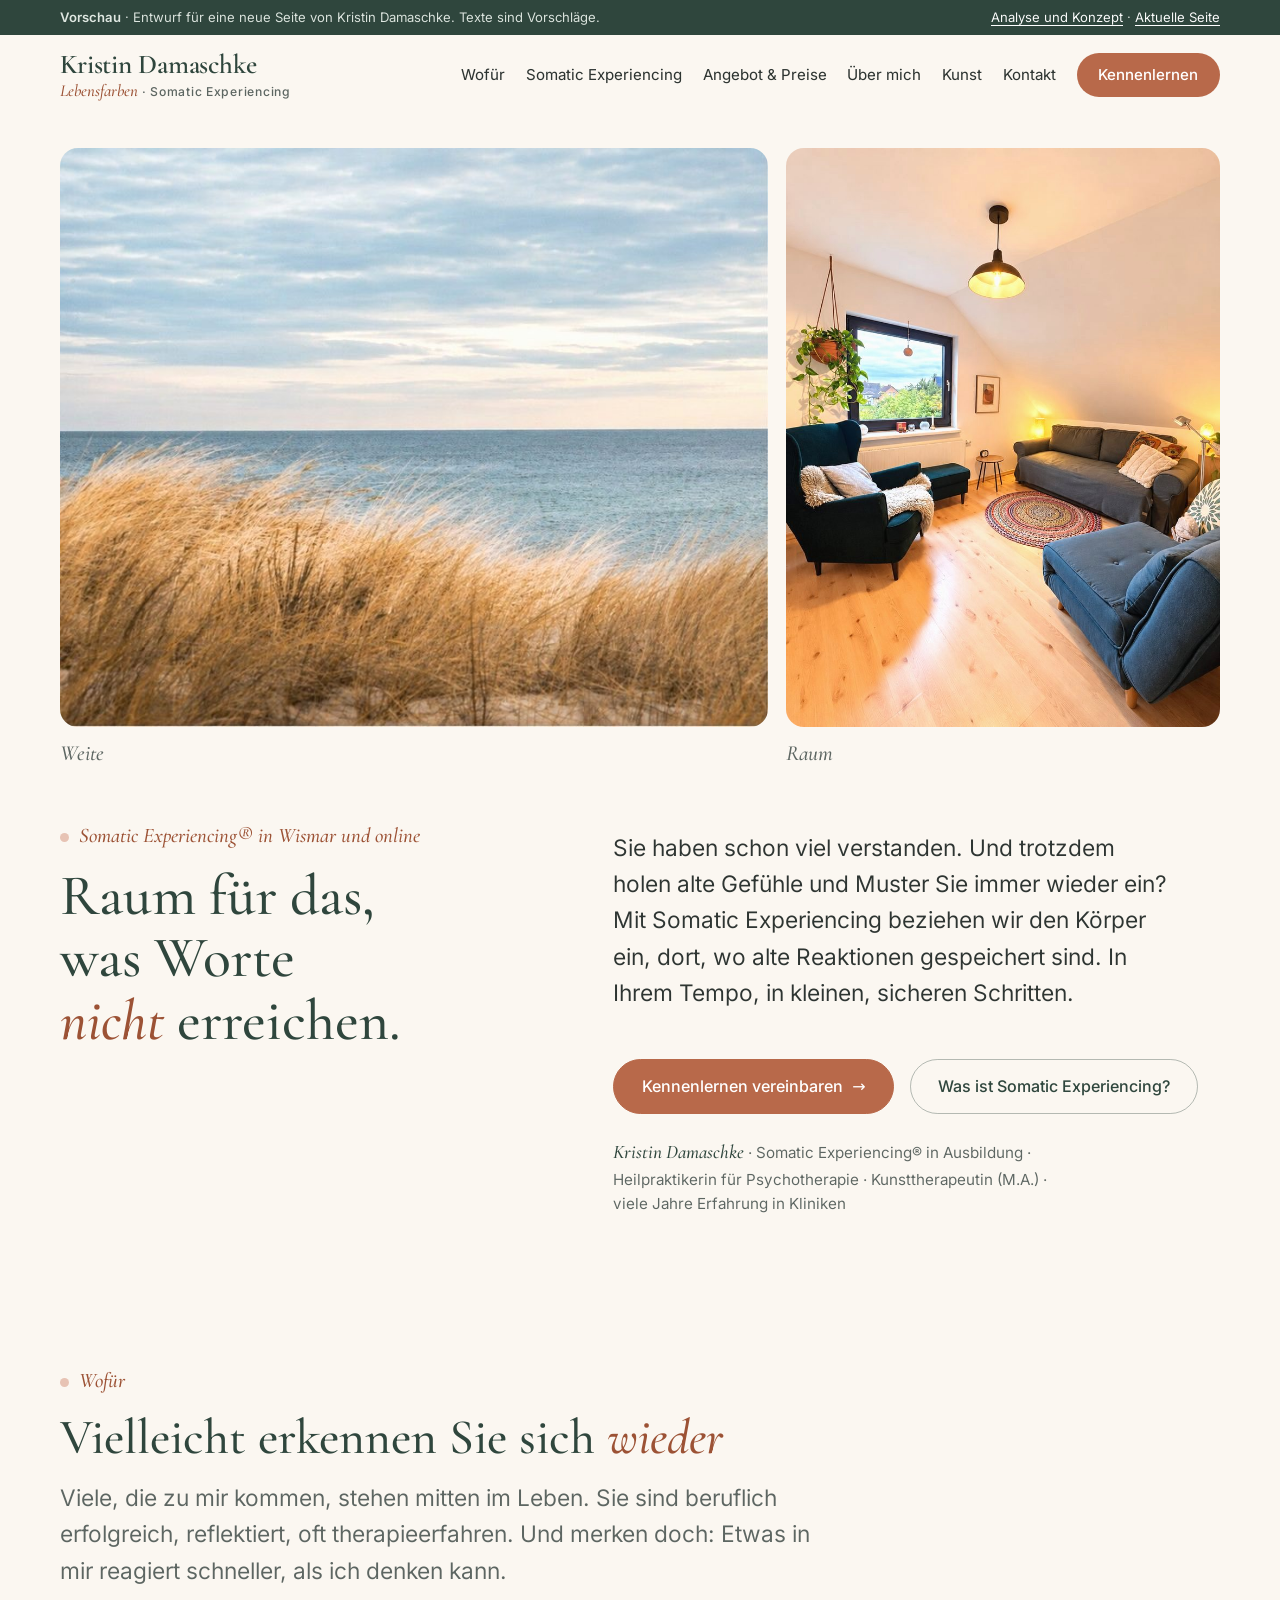
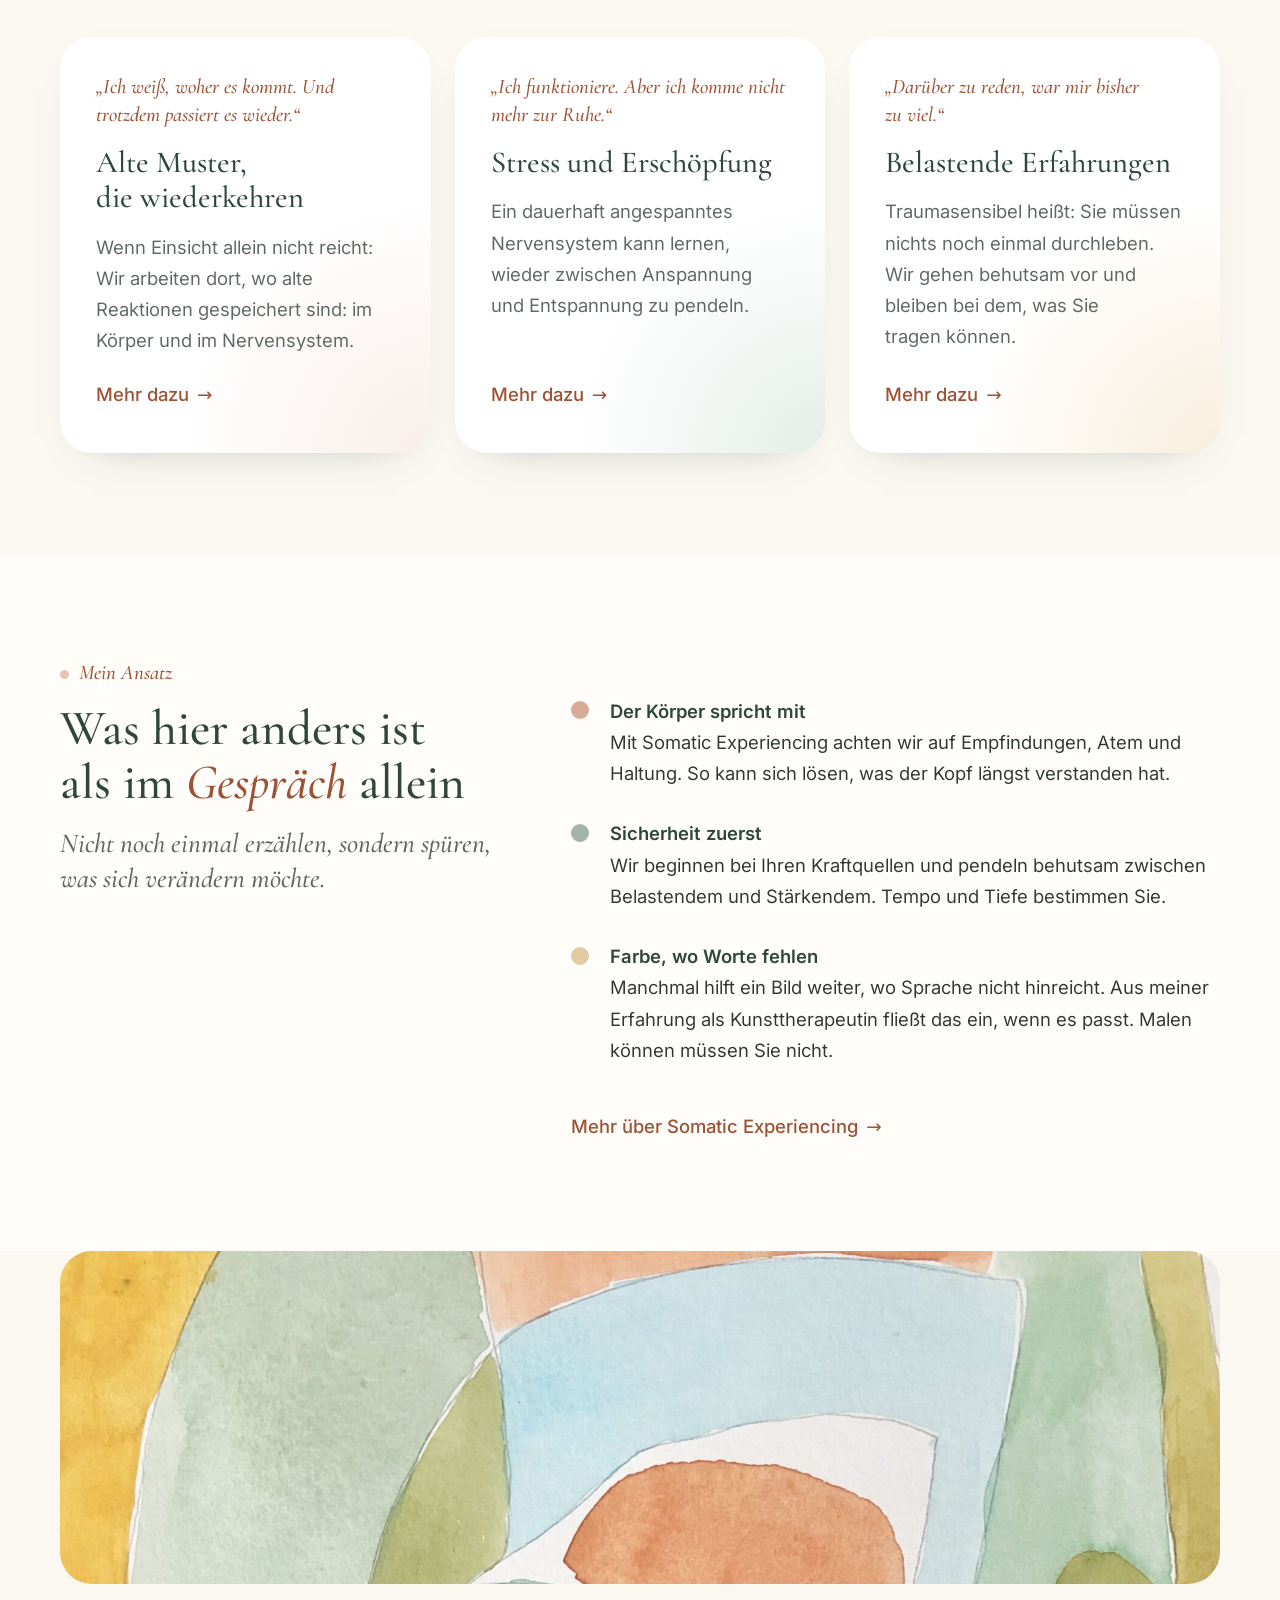
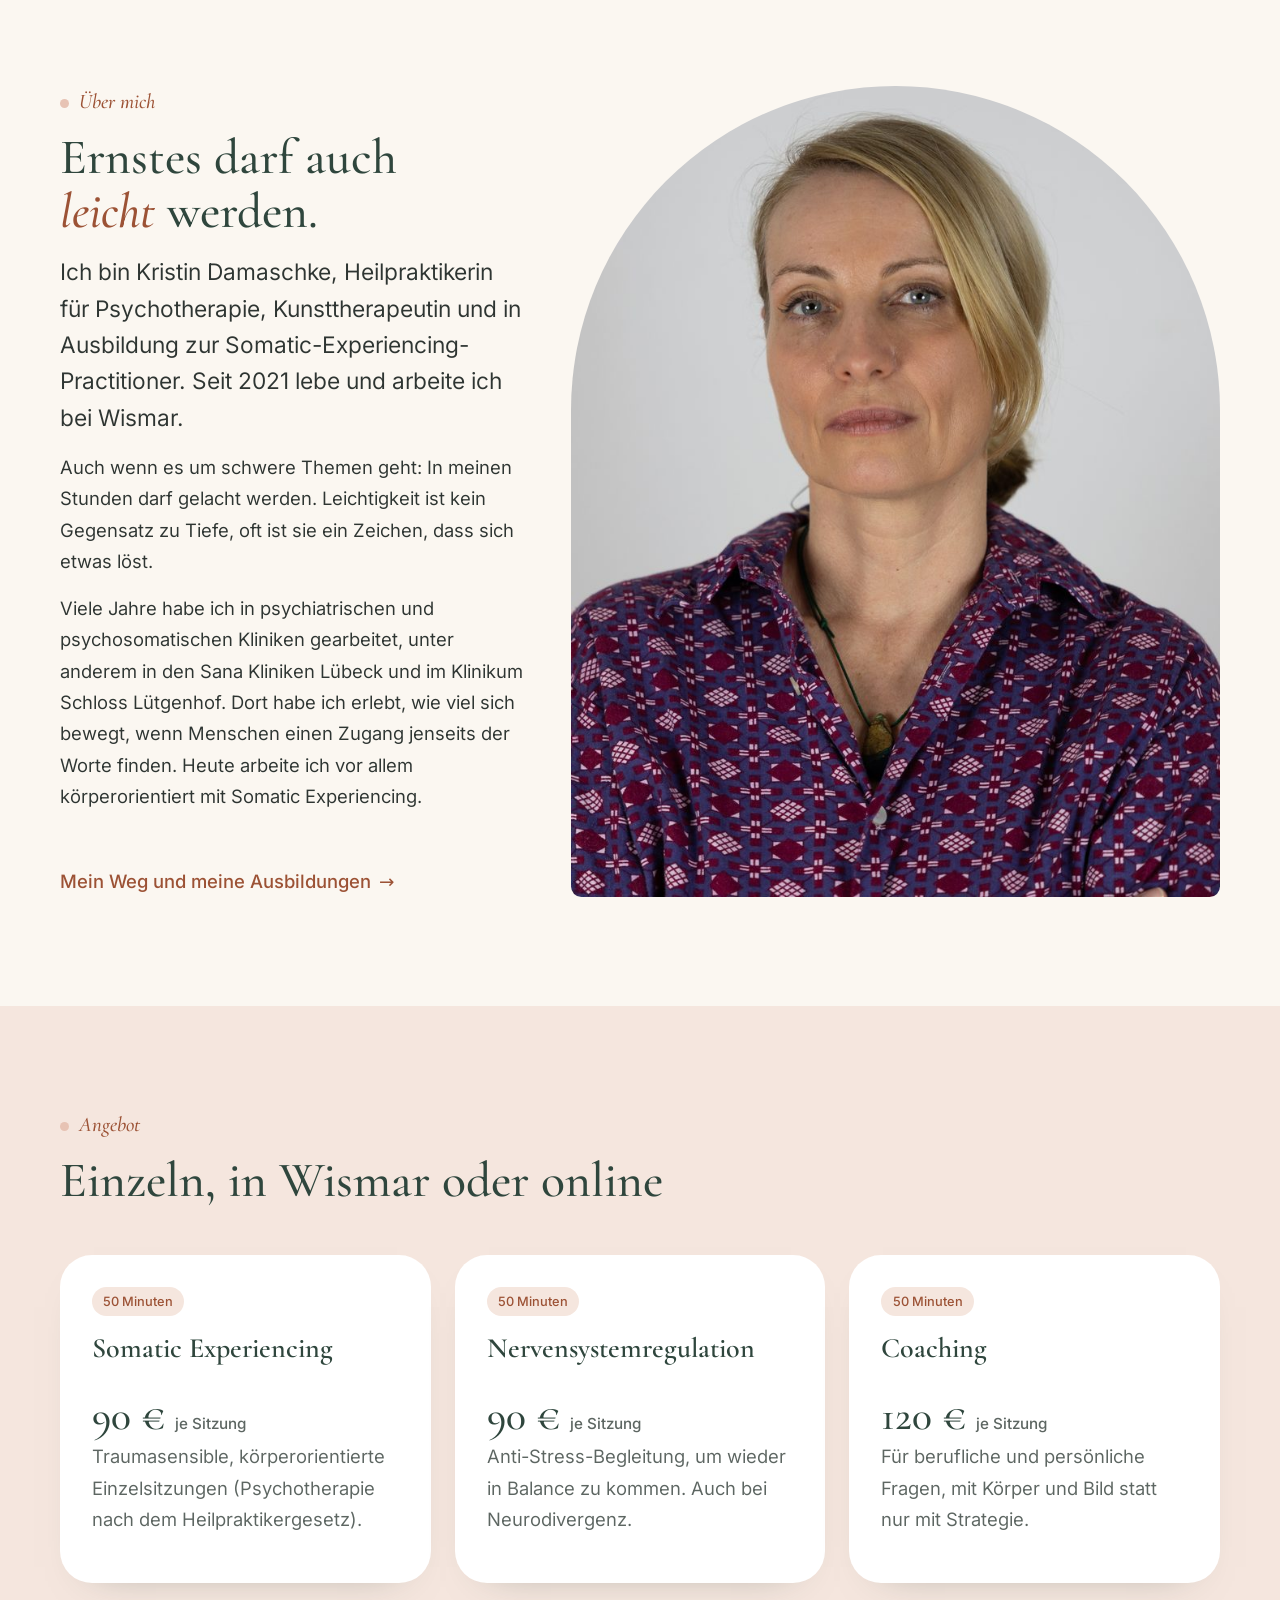
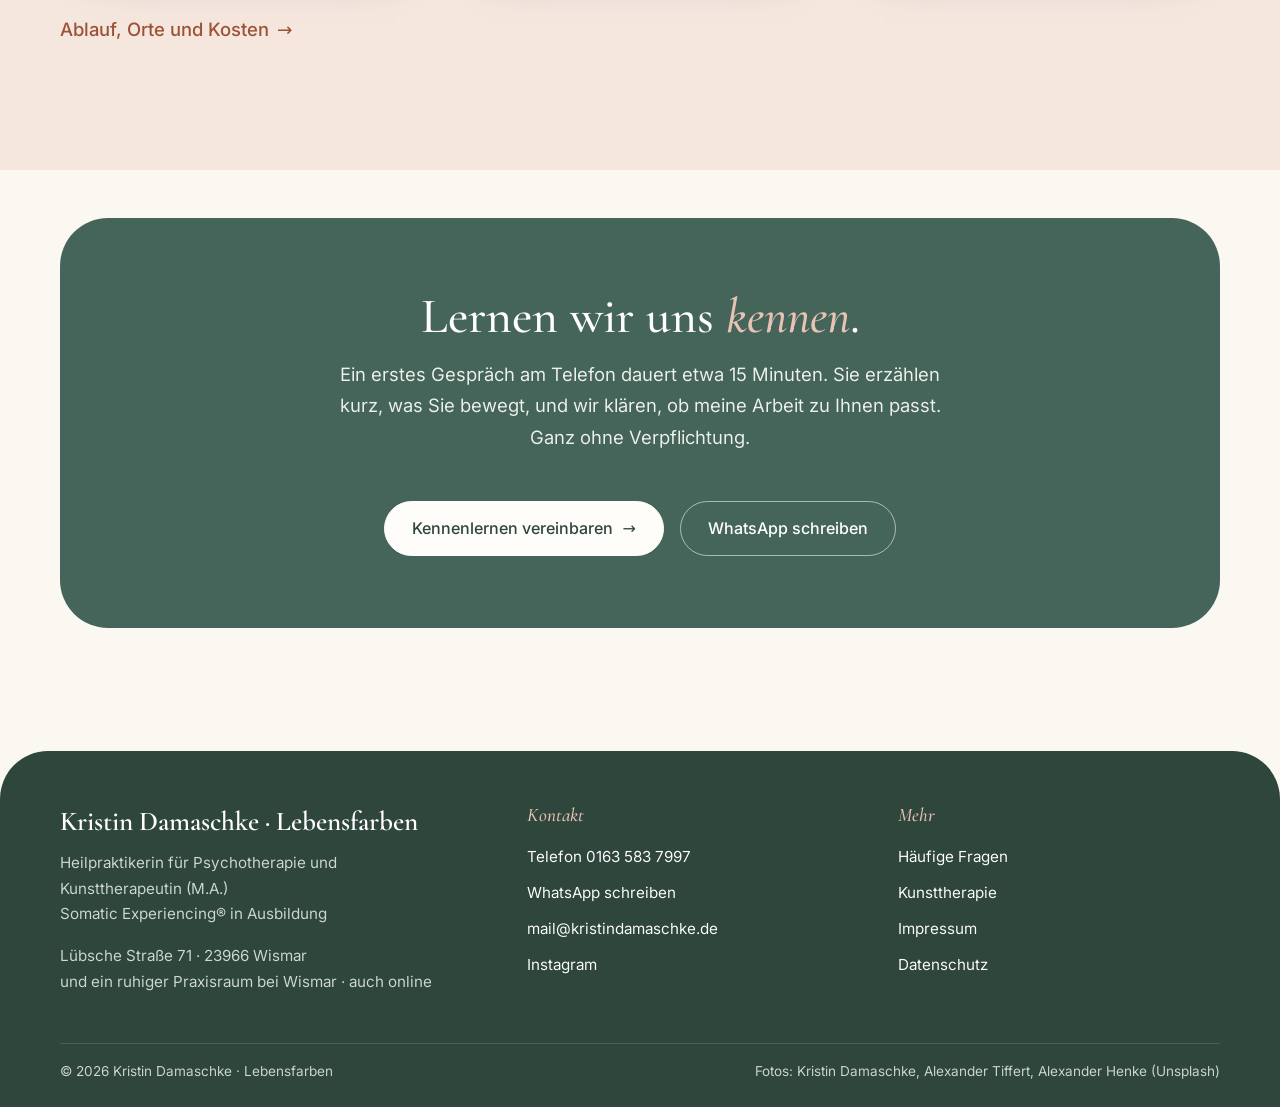
<file: index.html>
<!doctype html>
<html lang="de">
<head>
<meta charset="utf-8">
<meta name="viewport" content="width=device-width, initial-scale=1">
<meta name="robots" content="noindex, nofollow, noarchive, noimageindex">
<meta name="googlebot" content="noindex, nofollow">
<title>Kristin Damaschke · Lebensfarben · Somatic Experiencing in Wismar und online</title>
<meta name="description" content="Traumasensible, körperorientierte Begleitung mit Somatic Experiencing und Kunsttherapie in Wismar und online. Für Menschen, die schon viel verstanden haben und trotzdem von alten Mustern eingeholt werden.">
<meta name="theme-color" content="#2f4a40">
<link rel="icon" href="favicon.svg" type="image/svg+xml">
<link rel="preload" href="fonts/cormorant-garamond-latin-600-normal.woff2" as="font" type="font/woff2" crossorigin>
<link rel="preload" href="fonts/inter-latin-wght-normal.woff2" as="font" type="font/woff2" crossorigin>
<link rel="stylesheet" href="style.css">
<script type="application/ld+json">{"@context":"https://schema.org","@graph":[{"@type":"Person","@id":"https://www.lebensfarben.net/#kristin","name":"Kristin Damaschke","givenName":"Kristin","familyName":"Damaschke","jobTitle":"Heilpraktikerin für Psychotherapie und Kunsttherapeutin (M.A.)","description":"Traumasensible, körperorientierte Begleitung mit Somatic Experiencing (in Ausbildung) und Kunsttherapie in Wismar und online. Für Erwachsene, die schon viel verstanden haben und trotzdem immer wieder von alten Gefühlen und Mustern eingeholt werden.","url":"https://www.lebensfarben.net/ueber-mich/","worksFor":{"@id":"https://www.lebensfarben.net/#praxis"},"hasCredential":[{"@type":"EducationalOccupationalCredential","credentialCategory":"Erlaubnis nach dem Heilpraktikergesetz","name":"Heilpraktikerin für Psychotherapie (2018)"},{"@type":"EducationalOccupationalCredential","credentialCategory":"degree","name":"Master of Arts Intermediale Kunsttherapie","recognizedBy":{"@type":"CollegeOrUniversity","name":"MSH Medical School Hamburg"}},{"@type":"EducationalOccupationalCredential","credentialCategory":"Weiterbildung","name":"Somatic Experiencing® nach Peter A. Levine (in Ausbildung seit 2023)"}],"alumniOf":[{"@type":"CollegeOrUniversity","name":"MSH Medical School Hamburg"},{"@type":"CollegeOrUniversity","name":"HAW Hamburg"}],"knowsAbout":["Somatic Experiencing","Traumasensible Begleitung","Nervensystemregulation","Kunsttherapie","Intermediale Kunsttherapie","Stressfolgen und Erschöpfung","Wiederkehrende emotionale Muster","Psychotherapie nach dem Heilpraktikergesetz"],"knowsLanguage":"de","sameAs":["https://www.instagram.com/lebensfarben_psychotherapie/","https://www.instagram.com/kristindamaschke_art/"]},{"@type":"ProfessionalService","@id":"https://www.lebensfarben.net/#praxis","name":"Lebensfarben · Kristin Damaschke","alternateName":"Praxis Lebensfarben Wismar","description":"Praxis für körperorientierte Begleitung (Somatic Experiencing), Psychotherapie nach dem Heilpraktikergesetz und Kunsttherapie in Wismar und online. Selbstzahlerpraxis, Termine nach Vereinbarung.","url":"https://www.lebensfarben.net/","email":"mail@kristindamaschke.de","telephone":"+491635837997","image":"https://www.lebensfarben.net/img/raum-1600.jpg","founder":{"@id":"https://www.lebensfarben.net/#kristin"},"address":{"@type":"PostalAddress","streetAddress":"Lübsche Straße 71","postalCode":"23966","addressLocality":"Wismar","addressRegion":"Mecklenburg-Vorpommern","addressCountry":"DE"},"areaServed":[{"@type":"City","name":"Wismar"},{"@type":"City","name":"Schwerin"},{"@type":"City","name":"Lübeck"},{"@type":"AdministrativeArea","name":"Nordwestmecklenburg"},{"@type":"Country","name":"Deutschland (online)"}],"priceRange":"90–120 € je 50 Minuten","paymentAccepted":"Überweisung, bar","currenciesAccepted":"EUR","hasOfferCatalog":{"@type":"OfferCatalog","name":"Angebote","itemListElement":[{"@type":"Offer","price":"90","priceCurrency":"EUR","itemOffered":{"@type":"Service","name":"Einzelsitzung Psychotherapie (HeilprG), traumasensibel und körperorientiert","description":"50 Minuten, in Wismar oder online."}},{"@type":"Offer","price":"90","priceCurrency":"EUR","itemOffered":{"@type":"Service","name":"Einzelsitzung Nervensystemregulation (Anti-Stress)","description":"50 Minuten, auch bei Neurodivergenz."}},{"@type":"Offer","price":"120","priceCurrency":"EUR","itemOffered":{"@type":"Service","name":"Einzelsitzung Coaching","description":"50 Minuten."}},{"@type":"Offer","itemOffered":{"@type":"Service","name":"Kunsttherapeutische Selbsterfahrungsgruppe","description":"Termine werden auf der Seite angekündigt."}}]},"sameAs":["https://www.instagram.com/lebensfarben_psychotherapie/"]},{"@type":"WebSite","@id":"https://www.lebensfarben.net/#website","url":"https://www.lebensfarben.net/","name":"Lebensfarben · Kristin Damaschke","inLanguage":"de-DE","publisher":{"@id":"https://www.lebensfarben.net/#praxis"}},{"@type":"WebPage","@id":"https://www.lebensfarben.net/#seite","url":"https://www.lebensfarben.net/","name":"Kristin Damaschke · Lebensfarben · Somatic Experiencing in Wismar und online","description":"Traumasensible, körperorientierte Begleitung mit Somatic Experiencing und Kunsttherapie in Wismar und online. Für Menschen, die schon viel verstanden haben und trotzdem von alten Mustern eingeholt werden.","inLanguage":"de-DE","isPartOf":{"@id":"https://www.lebensfarben.net/#website"},"about":{"@id":"https://www.lebensfarben.net/#praxis"}}]}</script>
<script>document.documentElement.classList.add('js');</script>
</head>
<body>
<a class="skip-link" href="#inhalt">Zum Inhalt springen</a>
<div class="preview-bar"><div class="wrap"><span><strong>Vorschau</strong> · Entwurf für eine neue Seite von Kristin Damaschke. Texte sind Vorschläge.</span><span><a href="konzept/">Analyse und Konzept</a> · <a href="https://www.lebensfarben.net/" rel="nofollow">Aktuelle Seite</a></span></div></div>
<header class="site-header">
  <div class="wrap">
    <a class="brand" href="./"><span class="brand-name">Kristin Damaschke</span><span class="brand-sub"><b>Lebensfarben</b><span class="brand-sub-more"> · Somatic Experiencing</span></span><span class="visually-hidden">, zur Startseite</span></a>
    <button class="menu-toggle" type="button" aria-expanded="false" aria-controls="hauptmenue"><span>Menü</span><span class="bars" aria-hidden="true"></span></button>
    <nav class="main-nav" id="hauptmenue" aria-label="Hauptmenü"><ul><li><a href="wofuer/">Wofür</a></li><li><a href="somatic-experiencing/">Somatic Experiencing</a></li><li><a href="angebot/">Angebot & Preise</a></li><li><a href="ueber-mich/">Über mich</a></li><li><a href="kunst/">Kunst</a></li><li><a href="kontakt/">Kontakt</a></li><li class="nav-cta"><a href="kontakt/#kennenlernen">Kennenlernen</a></li></ul></nav>
  </div>
</header>
<main id="inhalt" tabindex="-1">

<section class="hero-pair" aria-label="Weite und Raum"><div class="wrap">
  <div class="pair">
    <figure class="pair-weite"><img src="img/weite-1600.jpg" srcset="img/weite-800.jpg 800w, img/weite-1600.jpg 1600w" sizes="(min-width: 1160px) 700px, 60vw" alt="Dünengras vor der Ostsee unter weitem Himmel" width="1600" height="1310" loading="eager" decoding="async"><figcaption>Weite</figcaption></figure>
    <figure class="pair-raum"><img src="img/raum-1600.jpg" srcset="img/raum-800.jpg 800w, img/raum-1600.jpg 1600w" sizes="(min-width: 1160px) 430px, 40vw" alt="Heller Praxisraum mit Sesseln, Sofa und Blick aus dem Fenster ins Grüne" width="1200" height="1600" loading="eager" decoding="async"><figcaption>Raum</figcaption></figure>
  </div>
</div></section>

<section class="hero"><div class="wrap">
  <div class="hero-grid">
    <div>
      <p class="eyebrow">Somatic Experiencing® in Wismar und online</p>
      <h1>Raum für das, was Worte <em>nicht</em> erreichen.</h1>
    </div>
    <div>
      <p class="lead">Sie haben schon viel verstanden. Und trotzdem holen alte Gefühle und Muster Sie immer wieder ein? Mit Somatic Experiencing beziehen wir den Körper ein, dort, wo alte Reaktionen gespeichert sind. In Ihrem Tempo, in kleinen, sicheren Schritten.</p>
      <div class="cta-row"><a class="btn" href="kontakt/">Kennenlernen vereinbaren <span class="arrow" aria-hidden="true">→</span></a><a class="btn btn--ghost" href="somatic-experiencing/">Was ist Somatic Experiencing?</a></div>
      <p class="hero-aside"><strong>Kristin Damaschke</strong> · Somatic Experiencing® in Ausbildung · Heilpraktikerin für Psychotherapie · Kunsttherapeutin (M.A.) · viele Jahre Erfahrung in Kliniken</p>
    </div>
  </div>
</div></section>

<section class="section"><div class="wrap">
  <div class="section-head reveal"><p class="eyebrow">Wofür</p><h2>Vielleicht erkennen Sie sich <em>wieder</em></h2><p class="lead muted">Viele, die zu mir kommen, stehen mitten im Leben. Sie sind beruflich erfolgreich, reflektiert, oft therapieerfahren. Und merken doch: Etwas in mir reagiert schneller, als ich denken kann.</p></div>
  <ul class="cards">
    <li class="card reveal"><p class="quote-line">„Ich weiß, woher es kommt. Und trotzdem passiert es wieder.“</p><h3>Alte Muster, die wiederkehren</h3><p>Wenn Einsicht allein nicht reicht: Wir arbeiten dort, wo alte Reaktionen gespeichert sind: im Körper und im Nervensystem.</p><a class="more" href="wofuer/#muster">Mehr dazu <span class="arrow" aria-hidden="true">→</span></a></li>
    <li class="card reveal"><p class="quote-line">„Ich funktioniere. Aber ich komme nicht mehr zur Ruhe.“</p><h3>Stress und Erschöpfung</h3><p>Ein dauerhaft angespanntes Nervensystem kann lernen, wieder zwischen Anspannung und Entspannung zu pendeln.</p><a class="more" href="wofuer/#stress">Mehr dazu <span class="arrow" aria-hidden="true">→</span></a></li>
    <li class="card reveal"><p class="quote-line">„Darüber zu reden, war mir bisher zu viel.“</p><h3>Belastende Erfahrungen</h3><p>Traumasensibel heißt: Sie müssen nichts noch einmal durchleben. Wir gehen behutsam vor und bleiben bei dem, was Sie tragen können.</p><a class="more" href="wofuer/#trauma">Mehr dazu <span class="arrow" aria-hidden="true">→</span></a></li>
  </ul>
</div></section>

<section class="section white"><div class="wrap">
  <div class="split">
    <div class="split-head reveal"><p class="eyebrow">Mein Ansatz</p><h2>Was hier anders ist als im <em>Gespräch</em> allein</h2><p class="kicker">Nicht noch einmal erzählen, sondern spüren, was sich verändern möchte.</p></div>
    <div class="reveal">
      <ul class="points">
        <li><strong>Der Körper spricht mit</strong>Mit Somatic Experiencing achten wir auf Empfindungen, Atem und Haltung. So kann sich lösen, was der Kopf längst verstanden hat.</li>
        <li><strong>Sicherheit zuerst</strong>Wir beginnen bei Ihren Kraftquellen und pendeln behutsam zwischen Belastendem und Stärkendem. Tempo und Tiefe bestimmen Sie.</li>
        <li><strong>Farbe, wo Worte fehlen</strong>Manchmal hilft ein Bild weiter, wo Sprache nicht hinreicht. Aus meiner Erfahrung als Kunsttherapeutin fließt das ein, wenn es passt. Malen können müssen Sie nicht.</li>
      </ul>
      <p style="margin-top:var(--s3)"><a class="more" href="somatic-experiencing/">Mehr über Somatic Experiencing <span class="arrow" aria-hidden="true">→</span></a></p>
    </div>
  </div>
</div></section>

<figure class="band contained"><img src="img/art-erde-1600.jpg" srcset="img/art-erde-800.jpg 800w, img/art-erde-1600.jpg 1600w" sizes="100vw" alt="Aquarell von Kristin Damaschke in Ocker, Salbeigrün, Hellblau und Terrakotta" width="1600" height="850" loading="lazy" decoding="async"></figure>

<section class="section"><div class="wrap">
  <div class="split media-right">
    <div class="split-media portrait reveal"><figure><img src="img/kristin-lila-1600.jpg" srcset="img/kristin-lila-800.jpg 800w, img/kristin-lila-1600.jpg 1600w" sizes="(min-width: 960px) 460px, 100vw" alt="Kristin Damaschke in lila gemusterter Bluse, sie schaut ruhig und offen in die Kamera" width="1600" height="2000" loading="lazy" decoding="async"></figure></div>
    <div class="reveal">
      <p class="eyebrow">Über mich</p>
      <h2>Ernstes darf auch <em>leicht</em> werden.</h2>
      <p class="lead">Ich bin Kristin Damaschke, Heilpraktikerin für Psychotherapie, Kunsttherapeutin und in Ausbildung zur Somatic-Experiencing-Practitioner. Seit 2021 lebe und arbeite ich bei Wismar.</p>
      <p>Auch wenn es um schwere Themen geht: In meinen Stunden darf gelacht werden. Leichtigkeit ist kein Gegensatz zu Tiefe, oft ist sie ein Zeichen, dass sich etwas löst.</p>
      <p>Viele Jahre habe ich in psychiatrischen und psychosomatischen Kliniken gearbeitet, unter anderem in den Sana Kliniken Lübeck und im Klinikum Schloss Lütgenhof. Dort habe ich erlebt, wie viel sich bewegt, wenn Menschen einen Zugang jenseits der Worte finden. Heute arbeite ich vor allem körperorientiert mit Somatic Experiencing.</p>
      <div class="cta-row"><a class="more" href="ueber-mich/">Mein Weg und meine Ausbildungen <span class="arrow" aria-hidden="true">→</span></a></div>
    </div>
  </div>
</div></section>

<section class="section sage"><div class="wrap">
  <div class="section-head reveal"><p class="eyebrow">Angebot</p><h2>Einzeln, in Wismar oder online</h2></div>
  <ul class="prices reveal">
    <li class="price"><span class="tag">50 Minuten</span><h3>Somatic Experiencing</h3><p class="amount">90 € <small>je Sitzung</small></p><p>Traumasensible, körperorientierte Einzelsitzungen (Psychotherapie nach dem Heilpraktikergesetz).</p></li>
    <li class="price"><span class="tag">50 Minuten</span><h3>Nervensystem­regulation</h3><p class="amount">90 € <small>je Sitzung</small></p><p>Anti-Stress-Begleitung, um wieder in Balance zu kommen. Auch bei Neurodivergenz.</p></li>
    <li class="price"><span class="tag">50 Minuten</span><h3>Coaching</h3><p class="amount">120 € <small>je Sitzung</small></p><p>Für berufliche und persönliche Fragen, mit Körper und Bild statt nur mit Strategie.</p></li>
  </ul>
  <p style="margin-top:var(--s3)"><a class="more" href="angebot/">Ablauf, Orte und Kosten <span class="arrow" aria-hidden="true">→</span></a></p>
</div></section>
<section class="closing center"><div class="wrap"><div class="closing-card"><span class="duo-blob duo-blob--c" aria-hidden="true"></span><h2>Lernen wir uns <em>kennen</em>.</h2><p>Ein erstes Gespräch am Telefon dauert etwa 15 Minuten. Sie erzählen kurz, was Sie bewegt, und wir klären, ob meine Arbeit zu Ihnen passt. Ganz ohne Verpflichtung.</p><div class="cta-row"><a class="btn btn--light" href="kontakt/">Kennenlernen vereinbaren <span class="arrow" aria-hidden="true">→</span></a><a class="btn btn--ghost btn--on-dark" href="https://wa.me/491635837997">WhatsApp schreiben</a></div></div></div></section>

</main>
<footer class="site-footer">
  <div class="wrap">
    <div class="footer-grid">
      <div>
        <p class="footer-name">Kristin Damaschke · Lebensfarben</p>
        <p>Heilpraktikerin für Psychotherapie und Kunsttherapeutin (M.A.)<br>Somatic Experiencing® in Ausbildung</p>
        <address>Lübsche Straße 71 · 23966 Wismar<br>und ein ruhiger Praxisraum bei Wismar · auch online</address>
      </div>
      <div>
        <p class="footer-title">Kontakt</p>
        <ul>
          <li><a href="tel:+491635837997">Telefon 0163 583 7997</a></li>
          <li><a href="https://wa.me/491635837997">WhatsApp schreiben</a></li>
          <li><a href="mailto:mail@kristindamaschke.de">mail@kristindamaschke.de</a></li>
          <li><a href="https://www.instagram.com/lebensfarben_psychotherapie/">Instagram</a></li>
        </ul>
      </div>
      <div>
        <p class="footer-title">Mehr</p>
        <ul>
          <li><a href="fragen/">Häufige Fragen</a></li>
          <li><a href="kunsttherapie/">Kunsttherapie</a></li>
          <li><a href="impressum/">Impressum</a></li>
          <li><a href="datenschutz/">Datenschutz</a></li>
        </ul>
      </div>
    </div>
    <div class="footer-bottom"><span>© 2026 Kristin Damaschke · Lebensfarben</span><span>Fotos: Kristin Damaschke, Alexander Tiffert, Alexander Henke (Unsplash)</span></div>
  </div>
</footer>
<script>
(function(){
  var root=document.documentElement,header=document.querySelector('.site-header');
  function setH(){if(header)root.style.setProperty('--header-h',Math.round(header.getBoundingClientRect().bottom)+'px');}
  setH();addEventListener('resize',setH);
  function onScroll(){if(header)header.classList.toggle('is-scrolled',scrollY>8);setH();}
  onScroll();addEventListener('scroll',onScroll,{passive:true});
  var btn=document.querySelector('.menu-toggle'),nav=document.getElementById('hauptmenue');
  if(btn&&nav){
    var set=function(o){btn.setAttribute('aria-expanded',String(o));nav.classList.toggle('is-open',o);document.body.style.overflow=o?'hidden':'';setH();};
    btn.addEventListener('click',function(){set(btn.getAttribute('aria-expanded')!=='true');});
    document.addEventListener('keydown',function(e){if(e.key==='Escape'&&btn.getAttribute('aria-expanded')==='true'){set(false);btn.focus();}});
  }
  var items=document.querySelectorAll('.reveal');
  if(!('IntersectionObserver' in window)||matchMedia('(prefers-reduced-motion: reduce)').matches){items.forEach(function(el){el.classList.add('is-in');});}
  else{var io=new IntersectionObserver(function(es){es.forEach(function(en){if(en.isIntersecting){en.target.classList.add('is-in');io.unobserve(en.target);}});},{rootMargin:'0px 0px -8% 0px',threshold:.08});items.forEach(function(el){io.observe(el);});}
})();
</script>
</body>
</html>
</file>
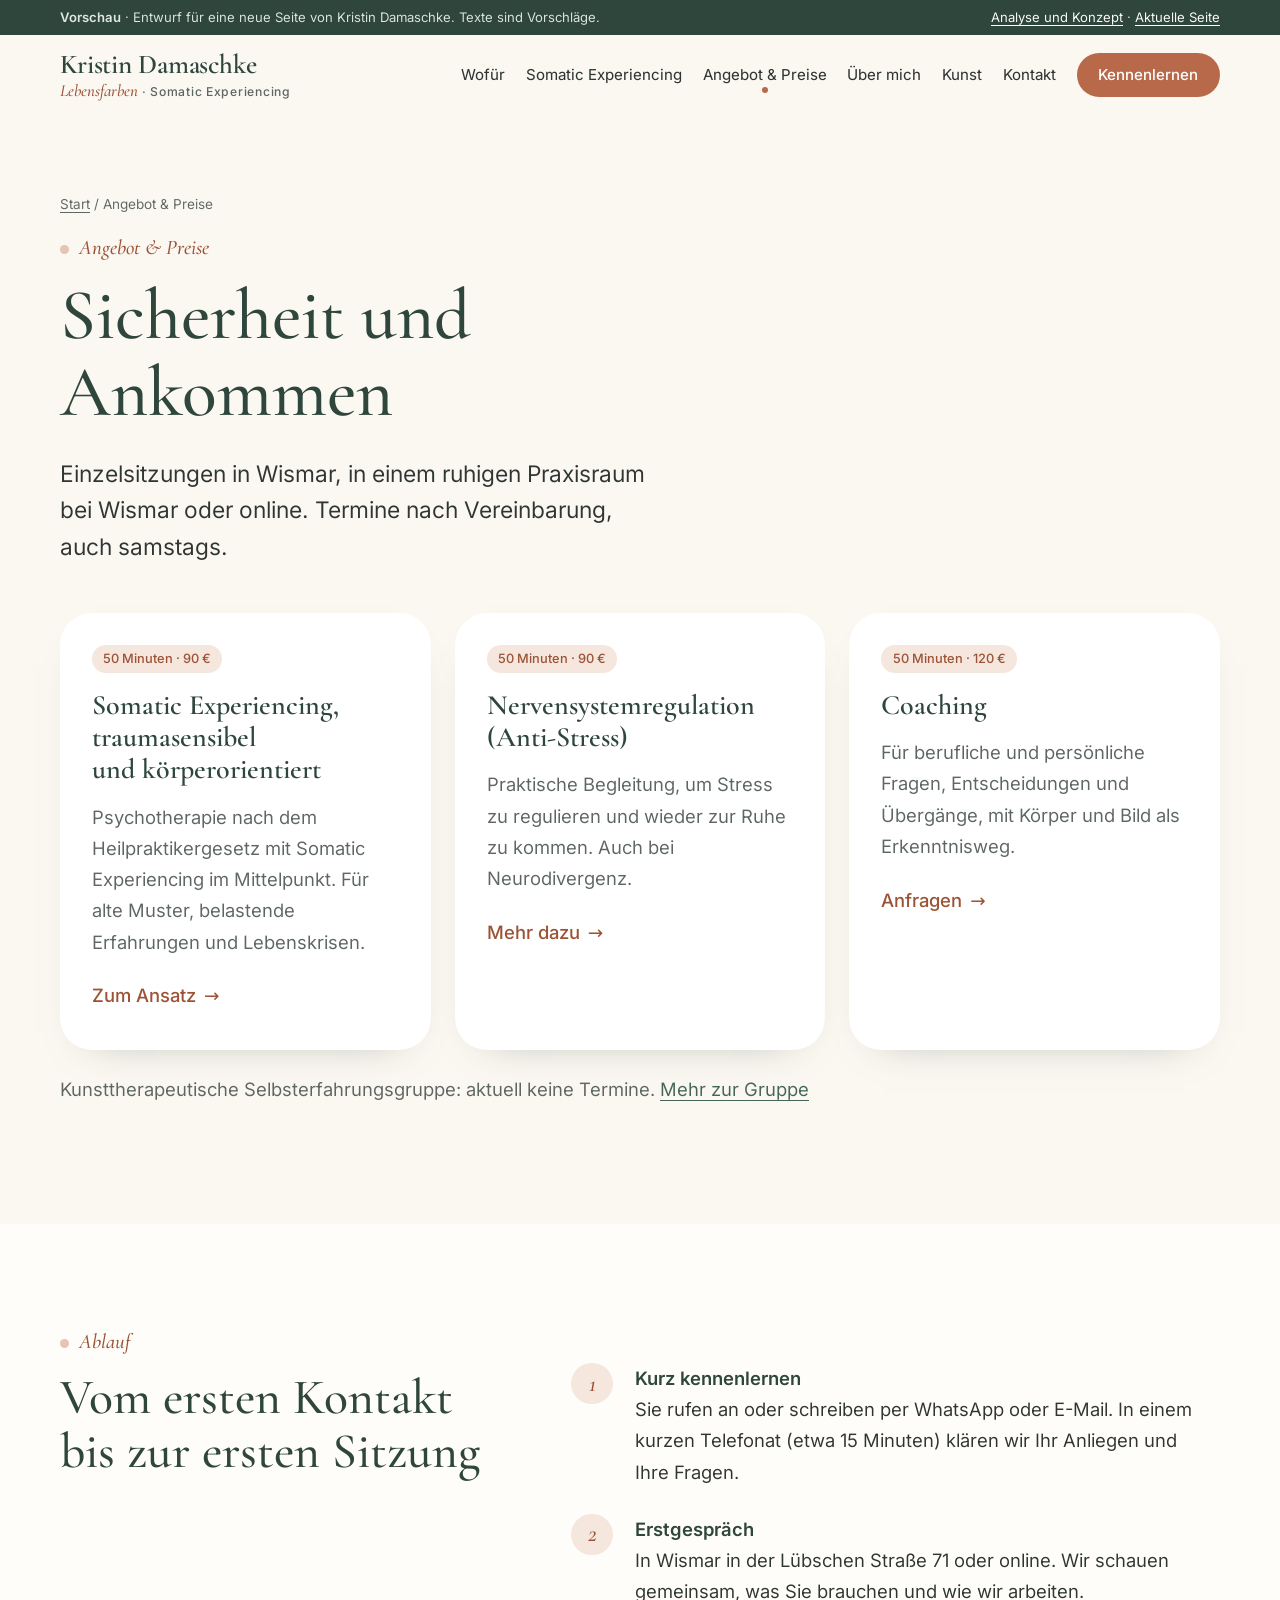
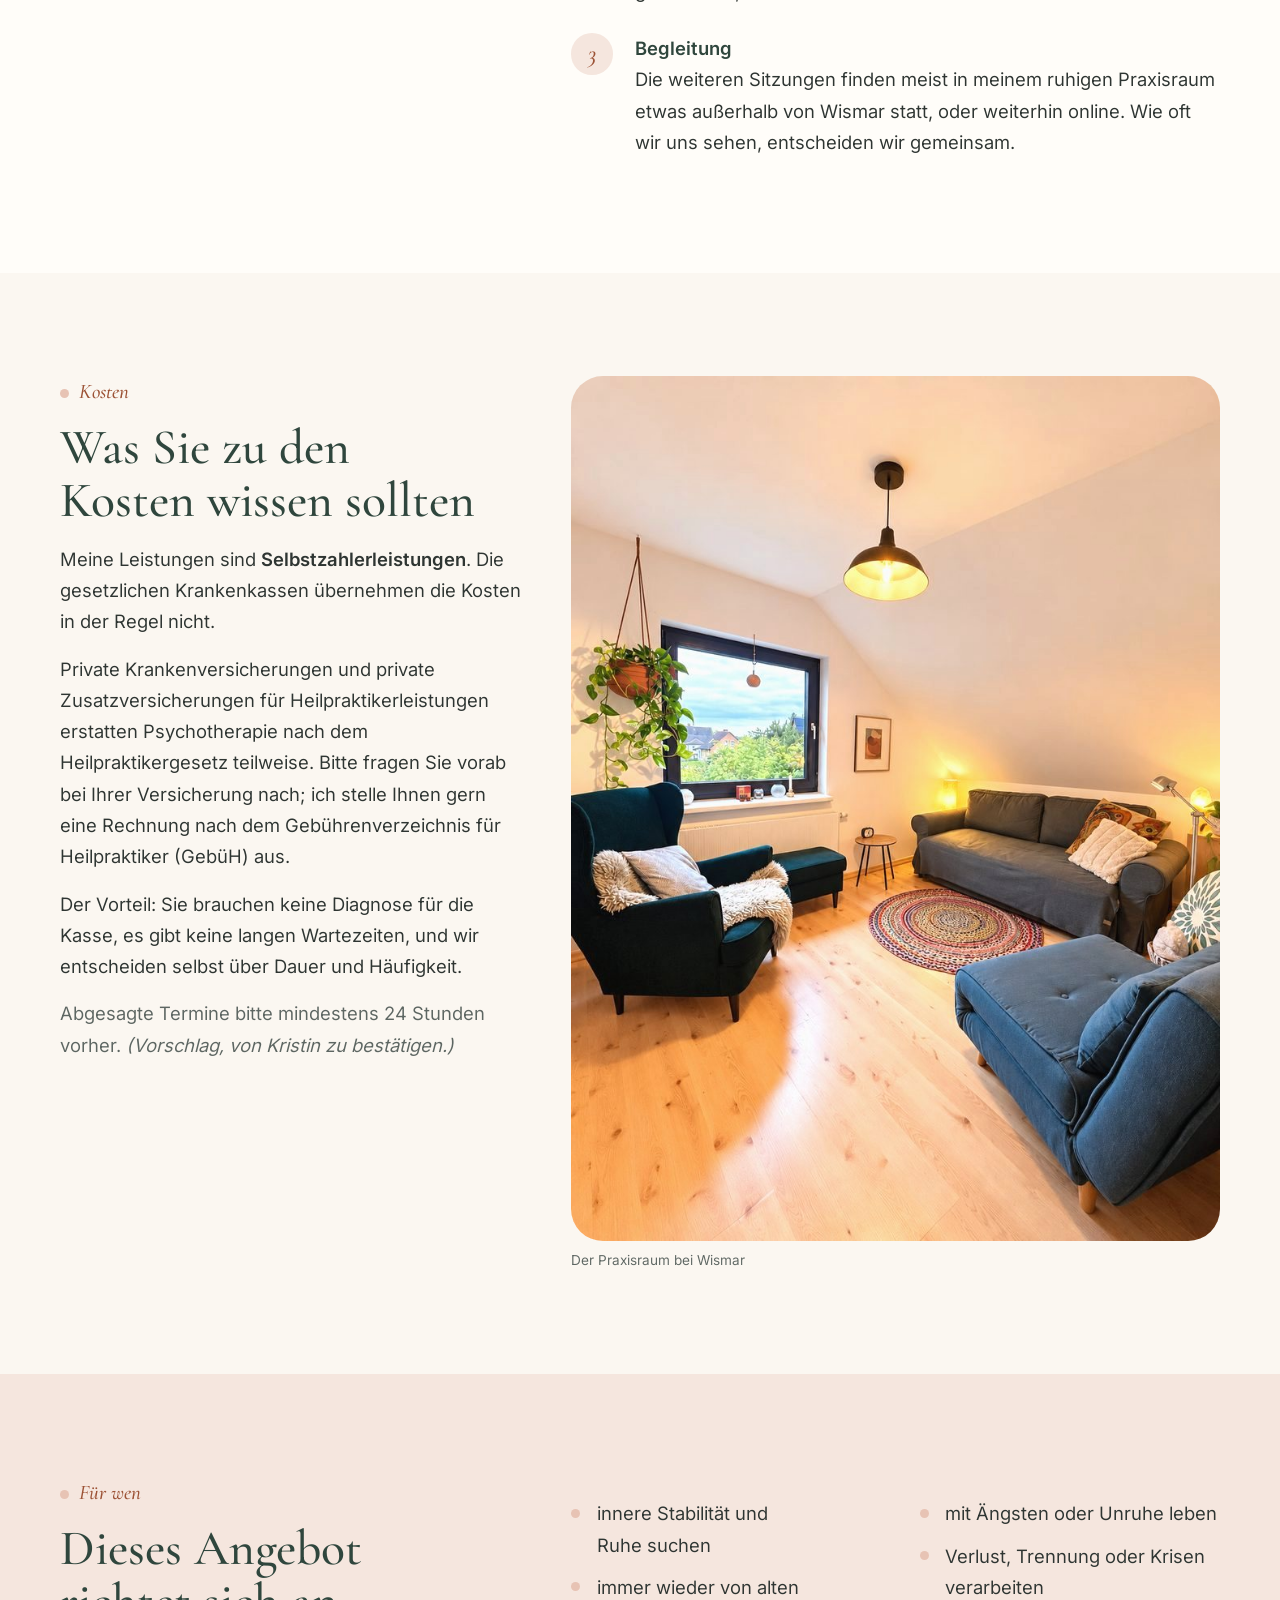
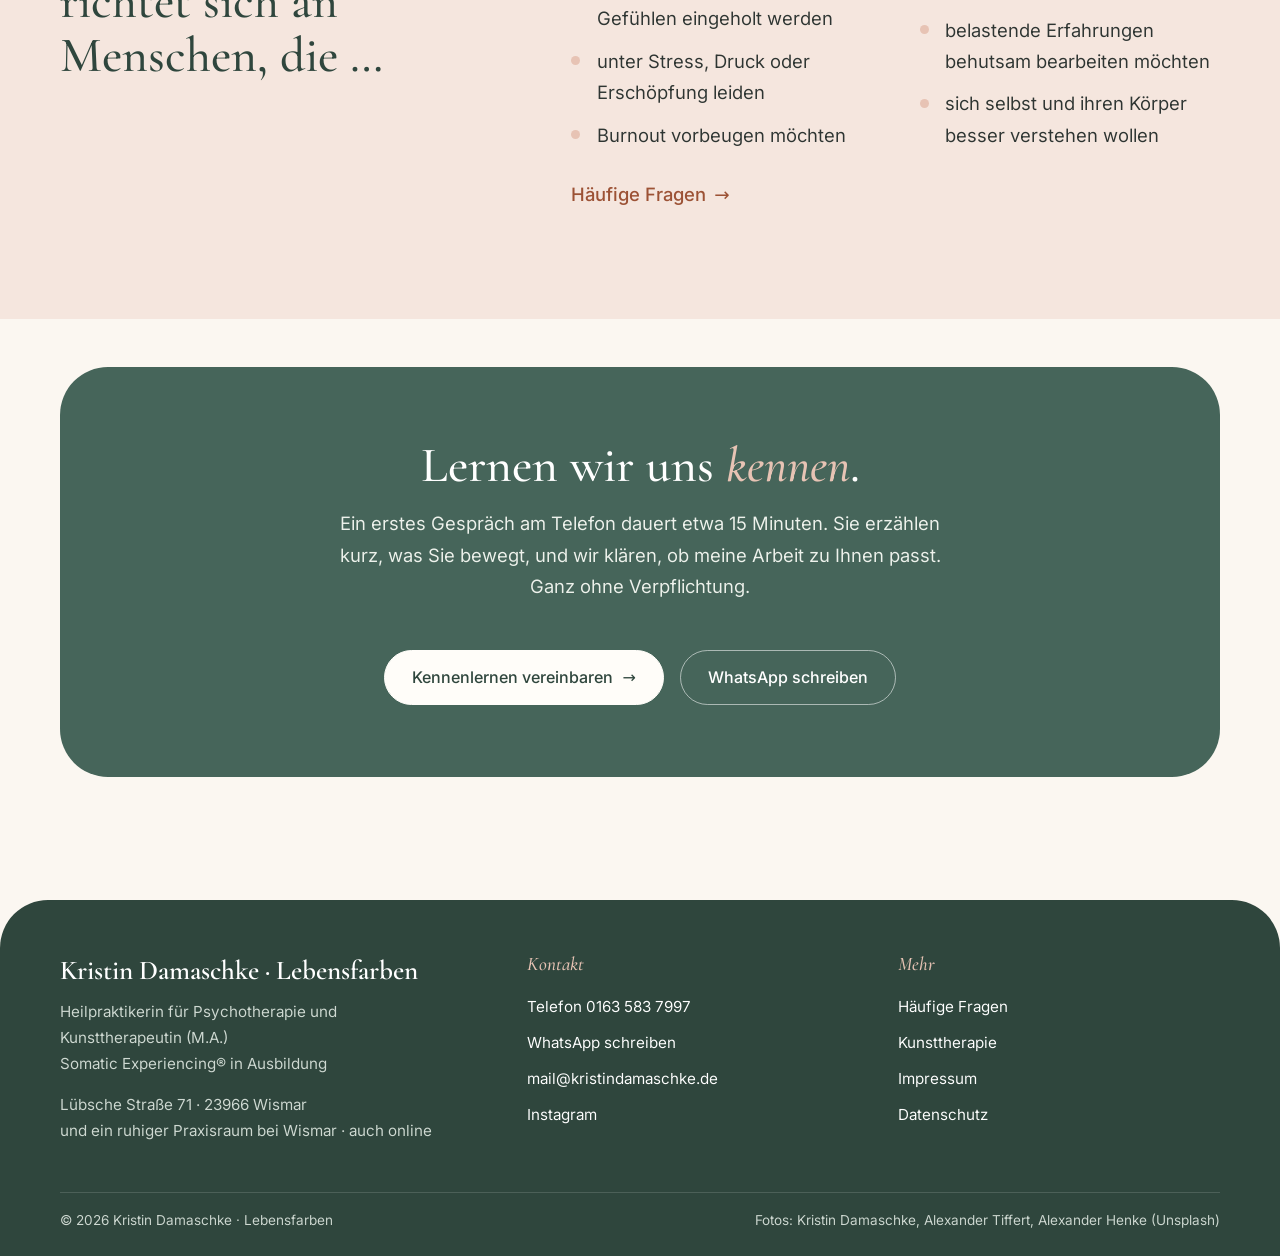
<file: angebot/index.html>
<!doctype html>
<html lang="de">
<head>
<meta charset="utf-8">
<meta name="viewport" content="width=device-width, initial-scale=1">
<meta name="robots" content="noindex, nofollow, noarchive, noimageindex">
<meta name="googlebot" content="noindex, nofollow">
<title>Angebot und Preise · Kristin Damaschke · Lebensfarben Wismar</title>
<meta name="description" content="Einzelsitzungen Psychotherapie (HeilprG) und Nervensystemregulation je 90 €, Coaching 120 €, jeweils 50 Minuten. In Wismar, bei Wismar und online. Ablauf, Kosten und Erstattung.">
<meta name="theme-color" content="#2f4a40">
<link rel="icon" href="../favicon.svg" type="image/svg+xml">
<link rel="preload" href="../fonts/cormorant-garamond-latin-600-normal.woff2" as="font" type="font/woff2" crossorigin>
<link rel="preload" href="../fonts/inter-latin-wght-normal.woff2" as="font" type="font/woff2" crossorigin>
<link rel="stylesheet" href="../style.css">
<script type="application/ld+json">{"@context":"https://schema.org","@graph":[{"@type":"Person","@id":"https://www.lebensfarben.net/#kristin","name":"Kristin Damaschke","givenName":"Kristin","familyName":"Damaschke","jobTitle":"Heilpraktikerin für Psychotherapie und Kunsttherapeutin (M.A.)","description":"Traumasensible, körperorientierte Begleitung mit Somatic Experiencing (in Ausbildung) und Kunsttherapie in Wismar und online. Für Erwachsene, die schon viel verstanden haben und trotzdem immer wieder von alten Gefühlen und Mustern eingeholt werden.","url":"https://www.lebensfarben.net/ueber-mich/","worksFor":{"@id":"https://www.lebensfarben.net/#praxis"},"hasCredential":[{"@type":"EducationalOccupationalCredential","credentialCategory":"Erlaubnis nach dem Heilpraktikergesetz","name":"Heilpraktikerin für Psychotherapie (2018)"},{"@type":"EducationalOccupationalCredential","credentialCategory":"degree","name":"Master of Arts Intermediale Kunsttherapie","recognizedBy":{"@type":"CollegeOrUniversity","name":"MSH Medical School Hamburg"}},{"@type":"EducationalOccupationalCredential","credentialCategory":"Weiterbildung","name":"Somatic Experiencing® nach Peter A. Levine (in Ausbildung seit 2023)"}],"alumniOf":[{"@type":"CollegeOrUniversity","name":"MSH Medical School Hamburg"},{"@type":"CollegeOrUniversity","name":"HAW Hamburg"}],"knowsAbout":["Somatic Experiencing","Traumasensible Begleitung","Nervensystemregulation","Kunsttherapie","Intermediale Kunsttherapie","Stressfolgen und Erschöpfung","Wiederkehrende emotionale Muster","Psychotherapie nach dem Heilpraktikergesetz"],"knowsLanguage":"de","sameAs":["https://www.instagram.com/lebensfarben_psychotherapie/","https://www.instagram.com/kristindamaschke_art/"]},{"@type":"ProfessionalService","@id":"https://www.lebensfarben.net/#praxis","name":"Lebensfarben · Kristin Damaschke","alternateName":"Praxis Lebensfarben Wismar","description":"Praxis für körperorientierte Begleitung (Somatic Experiencing), Psychotherapie nach dem Heilpraktikergesetz und Kunsttherapie in Wismar und online. Selbstzahlerpraxis, Termine nach Vereinbarung.","url":"https://www.lebensfarben.net/","email":"mail@kristindamaschke.de","telephone":"+491635837997","image":"https://www.lebensfarben.net/img/raum-1600.jpg","founder":{"@id":"https://www.lebensfarben.net/#kristin"},"address":{"@type":"PostalAddress","streetAddress":"Lübsche Straße 71","postalCode":"23966","addressLocality":"Wismar","addressRegion":"Mecklenburg-Vorpommern","addressCountry":"DE"},"areaServed":[{"@type":"City","name":"Wismar"},{"@type":"City","name":"Schwerin"},{"@type":"City","name":"Lübeck"},{"@type":"AdministrativeArea","name":"Nordwestmecklenburg"},{"@type":"Country","name":"Deutschland (online)"}],"priceRange":"90–120 € je 50 Minuten","paymentAccepted":"Überweisung, bar","currenciesAccepted":"EUR","hasOfferCatalog":{"@type":"OfferCatalog","name":"Angebote","itemListElement":[{"@type":"Offer","price":"90","priceCurrency":"EUR","itemOffered":{"@type":"Service","name":"Einzelsitzung Psychotherapie (HeilprG), traumasensibel und körperorientiert","description":"50 Minuten, in Wismar oder online."}},{"@type":"Offer","price":"90","priceCurrency":"EUR","itemOffered":{"@type":"Service","name":"Einzelsitzung Nervensystemregulation (Anti-Stress)","description":"50 Minuten, auch bei Neurodivergenz."}},{"@type":"Offer","price":"120","priceCurrency":"EUR","itemOffered":{"@type":"Service","name":"Einzelsitzung Coaching","description":"50 Minuten."}},{"@type":"Offer","itemOffered":{"@type":"Service","name":"Kunsttherapeutische Selbsterfahrungsgruppe","description":"Termine werden auf der Seite angekündigt."}}]},"sameAs":["https://www.instagram.com/lebensfarben_psychotherapie/"]},{"@type":"WebSite","@id":"https://www.lebensfarben.net/#website","url":"https://www.lebensfarben.net/","name":"Lebensfarben · Kristin Damaschke","inLanguage":"de-DE","publisher":{"@id":"https://www.lebensfarben.net/#praxis"}},{"@type":"WebPage","@id":"https://www.lebensfarben.net/angebot/#seite","url":"https://www.lebensfarben.net/angebot/","name":"Angebot und Preise","description":"Einzelsitzungen Psychotherapie (HeilprG) und Nervensystemregulation je 90 €, Coaching 120 €, jeweils 50 Minuten. In Wismar, bei Wismar und online. Ablauf, Kosten und Erstattung.","inLanguage":"de-DE","isPartOf":{"@id":"https://www.lebensfarben.net/#website"},"about":{"@id":"https://www.lebensfarben.net/#praxis"}},{"@type":"BreadcrumbList","itemListElement":[{"@type":"ListItem","position":1,"name":"Start","item":"https://www.lebensfarben.net/"},{"@type":"ListItem","position":2,"name":"Angebot & Preise","item":"https://www.lebensfarben.net/angebot/"}]}]}</script>
<script>document.documentElement.classList.add('js');</script>
</head>
<body>
<a class="skip-link" href="#inhalt">Zum Inhalt springen</a>
<div class="preview-bar"><div class="wrap"><span><strong>Vorschau</strong> · Entwurf für eine neue Seite von Kristin Damaschke. Texte sind Vorschläge.</span><span><a href="../konzept/">Analyse und Konzept</a> · <a href="https://www.lebensfarben.net/" rel="nofollow">Aktuelle Seite</a></span></div></div>
<header class="site-header">
  <div class="wrap">
    <a class="brand" href="../"><span class="brand-name">Kristin Damaschke</span><span class="brand-sub"><b>Lebensfarben</b><span class="brand-sub-more"> · Somatic Experiencing</span></span><span class="visually-hidden">, zur Startseite</span></a>
    <button class="menu-toggle" type="button" aria-expanded="false" aria-controls="hauptmenue"><span>Menü</span><span class="bars" aria-hidden="true"></span></button>
    <nav class="main-nav" id="hauptmenue" aria-label="Hauptmenü"><ul><li><a href="../wofuer/">Wofür</a></li><li><a href="../somatic-experiencing/">Somatic Experiencing</a></li><li><a href="../angebot/" aria-current="page">Angebot & Preise</a></li><li><a href="../ueber-mich/">Über mich</a></li><li><a href="../kunst/">Kunst</a></li><li><a href="../kontakt/">Kontakt</a></li><li class="nav-cta"><a href="../kontakt/#kennenlernen">Kennenlernen</a></li></ul></nav>
  </div>
</header>
<main id="inhalt" tabindex="-1">
<section class="page-head"><div class="wrap"><p class="crumbs"><a href="../">Start</a> / Angebot &amp; Preise</p><p class="eyebrow">Angebot & Preise</p><h1>Sicherheit und Ankommen</h1><p class="lead">Einzelsitzungen in Wismar, in einem ruhigen Praxisraum bei Wismar oder online. Termine nach Vereinbarung, auch samstags.</p></div></section>
<section class="section" style="padding-top:0"><div class="wrap">
  <ul class="prices">
    <li class="price"><span class="tag">50 Minuten · 90 €</span><h3>Somatic Experiencing, traumasensibel und körperorientiert</h3><p>Psychotherapie nach dem Heilpraktikergesetz mit Somatic Experiencing im Mittelpunkt. Für alte Muster, belastende Erfahrungen und Lebenskrisen.</p><a class="more" href="../somatic-experiencing/">Zum Ansatz <span class="arrow" aria-hidden="true">→</span></a></li>
    <li class="price"><span class="tag">50 Minuten · 90 €</span><h3>Nervensystem­regulation (Anti-Stress)</h3><p>Praktische Begleitung, um Stress zu regulieren und wieder zur Ruhe zu kommen. Auch bei Neurodivergenz.</p><a class="more" href="../wofuer/#stress">Mehr dazu <span class="arrow" aria-hidden="true">→</span></a></li>
    <li class="price"><span class="tag">50 Minuten · 120 €</span><h3>Coaching</h3><p>Für berufliche und persönliche Fragen, Entscheidungen und Übergänge, mit Körper und Bild als Erkenntnisweg.</p><a class="more" href="../kontakt/">Anfragen <span class="arrow" aria-hidden="true">→</span></a></li>
  </ul>
  <p class="muted" style="margin-top:var(--s3)">Kunsttherapeutische Selbsterfahrungsgruppe: aktuell keine Termine. <a href="../kunsttherapie/">Mehr zur Gruppe</a></p>
</div></section>

<section class="section white"><div class="wrap">
  <div class="split">
    <div class="split-head"><p class="eyebrow">Ablauf</p><h2>Vom ersten Kontakt bis zur ersten Sitzung</h2></div>
    <div>
      <ol class="steps">
        <li><div><strong>Kurz kennenlernen</strong>Sie rufen an oder schreiben per WhatsApp oder E-Mail. In einem kurzen Telefonat (etwa 15 Minuten) klären wir Ihr Anliegen und Ihre Fragen.</div></li>
        <li><div><strong>Erstgespräch</strong>In Wismar in der Lübschen Straße 71 oder online. Wir schauen gemeinsam, was Sie brauchen und wie wir arbeiten.</div></li>
        <li><div><strong>Begleitung</strong>Die weiteren Sitzungen finden meist in meinem ruhigen Praxisraum etwas außerhalb von Wismar statt, oder weiterhin online. Wie oft wir uns sehen, entscheiden wir gemeinsam.</div></li>
      </ol>
    </div>
  </div>
</div></section>

<section class="section"><div class="wrap">
  <div class="split media-right">
    <div class="split-media"><figure><img src="../img/raum-1600.jpg" srcset="../img/raum-800.jpg 800w, ../img/raum-1600.jpg 1600w" sizes="(min-width: 960px) 460px, 100vw" alt="Heller Praxisraum mit Sesseln, Sofa und Blick ins Grüne" width="1200" height="1600" loading="lazy" decoding="async"><figcaption>Der Praxisraum bei Wismar</figcaption></figure></div>
    <div>
      <p class="eyebrow">Kosten</p>
      <h2>Was Sie zu den Kosten wissen sollten</h2>
      <p>Meine Leistungen sind <strong>Selbstzahlerleistungen</strong>. Die gesetzlichen Krankenkassen übernehmen die Kosten in der Regel nicht.</p>
      <p>Private Krankenversicherungen und private Zusatzversicherungen für Heilpraktikerleistungen erstatten Psychotherapie nach dem Heilpraktikergesetz teilweise. Bitte fragen Sie vorab bei Ihrer Versicherung nach; ich stelle Ihnen gern eine Rechnung nach dem Gebührenverzeichnis für Heilpraktiker (GebüH) aus.</p>
      <p>Der Vorteil: Sie brauchen keine Diagnose für die Kasse, es gibt keine langen Wartezeiten, und wir entscheiden selbst über Dauer und Häufigkeit.</p>
      <p class="muted">Abgesagte Termine bitte mindestens 24 Stunden vorher. <em>(Vorschlag, von Kristin zu bestätigen.)</em></p>
    </div>
  </div>
</div></section>

<section class="section sage"><div class="wrap">
  <div class="split">
    <div class="split-head"><p class="eyebrow">Für wen</p><h2>Dieses Angebot richtet sich an Menschen, die …</h2></div>
    <div>
      <ul class="checks two">
        <li>innere Stabilität und Ruhe suchen</li><li>immer wieder von alten Gefühlen eingeholt werden</li><li>unter Stress, Druck oder Erschöpfung leiden</li><li>Burnout vorbeugen möchten</li><li>mit Ängsten oder Unruhe leben</li><li>Verlust, Trennung oder Krisen verarbeiten</li><li>belastende Erfahrungen behutsam bearbeiten möchten</li><li>sich selbst und ihren Körper besser verstehen wollen</li>
      </ul>
      <p style="margin-top:var(--s2)"><a class="more" href="../fragen/">Häufige Fragen <span class="arrow" aria-hidden="true">→</span></a></p>
    </div>
  </div>
</div></section>
<section class="closing center"><div class="wrap"><div class="closing-card"><span class="duo-blob duo-blob--c" aria-hidden="true"></span><h2>Lernen wir uns <em>kennen</em>.</h2><p>Ein erstes Gespräch am Telefon dauert etwa 15 Minuten. Sie erzählen kurz, was Sie bewegt, und wir klären, ob meine Arbeit zu Ihnen passt. Ganz ohne Verpflichtung.</p><div class="cta-row"><a class="btn btn--light" href="../kontakt/">Kennenlernen vereinbaren <span class="arrow" aria-hidden="true">→</span></a><a class="btn btn--ghost btn--on-dark" href="https://wa.me/491635837997">WhatsApp schreiben</a></div></div></div></section>

</main>
<footer class="site-footer">
  <div class="wrap">
    <div class="footer-grid">
      <div>
        <p class="footer-name">Kristin Damaschke · Lebensfarben</p>
        <p>Heilpraktikerin für Psychotherapie und Kunsttherapeutin (M.A.)<br>Somatic Experiencing® in Ausbildung</p>
        <address>Lübsche Straße 71 · 23966 Wismar<br>und ein ruhiger Praxisraum bei Wismar · auch online</address>
      </div>
      <div>
        <p class="footer-title">Kontakt</p>
        <ul>
          <li><a href="tel:+491635837997">Telefon 0163 583 7997</a></li>
          <li><a href="https://wa.me/491635837997">WhatsApp schreiben</a></li>
          <li><a href="mailto:mail@kristindamaschke.de">mail@kristindamaschke.de</a></li>
          <li><a href="https://www.instagram.com/lebensfarben_psychotherapie/">Instagram</a></li>
        </ul>
      </div>
      <div>
        <p class="footer-title">Mehr</p>
        <ul>
          <li><a href="../fragen/">Häufige Fragen</a></li>
          <li><a href="../kunsttherapie/">Kunsttherapie</a></li>
          <li><a href="../impressum/">Impressum</a></li>
          <li><a href="../datenschutz/">Datenschutz</a></li>
        </ul>
      </div>
    </div>
    <div class="footer-bottom"><span>© 2026 Kristin Damaschke · Lebensfarben</span><span>Fotos: Kristin Damaschke, Alexander Tiffert, Alexander Henke (Unsplash)</span></div>
  </div>
</footer>
<script>
(function(){
  var root=document.documentElement,header=document.querySelector('.site-header');
  function setH(){if(header)root.style.setProperty('--header-h',Math.round(header.getBoundingClientRect().bottom)+'px');}
  setH();addEventListener('resize',setH);
  function onScroll(){if(header)header.classList.toggle('is-scrolled',scrollY>8);setH();}
  onScroll();addEventListener('scroll',onScroll,{passive:true});
  var btn=document.querySelector('.menu-toggle'),nav=document.getElementById('hauptmenue');
  if(btn&&nav){
    var set=function(o){btn.setAttribute('aria-expanded',String(o));nav.classList.toggle('is-open',o);document.body.style.overflow=o?'hidden':'';setH();};
    btn.addEventListener('click',function(){set(btn.getAttribute('aria-expanded')!=='true');});
    document.addEventListener('keydown',function(e){if(e.key==='Escape'&&btn.getAttribute('aria-expanded')==='true'){set(false);btn.focus();}});
  }
  var items=document.querySelectorAll('.reveal');
  if(!('IntersectionObserver' in window)||matchMedia('(prefers-reduced-motion: reduce)').matches){items.forEach(function(el){el.classList.add('is-in');});}
  else{var io=new IntersectionObserver(function(es){es.forEach(function(en){if(en.isIntersecting){en.target.classList.add('is-in');io.unobserve(en.target);}});},{rootMargin:'0px 0px -8% 0px',threshold:.08});items.forEach(function(el){io.observe(el);});}
})();
</script>
</body>
</html>
</file>
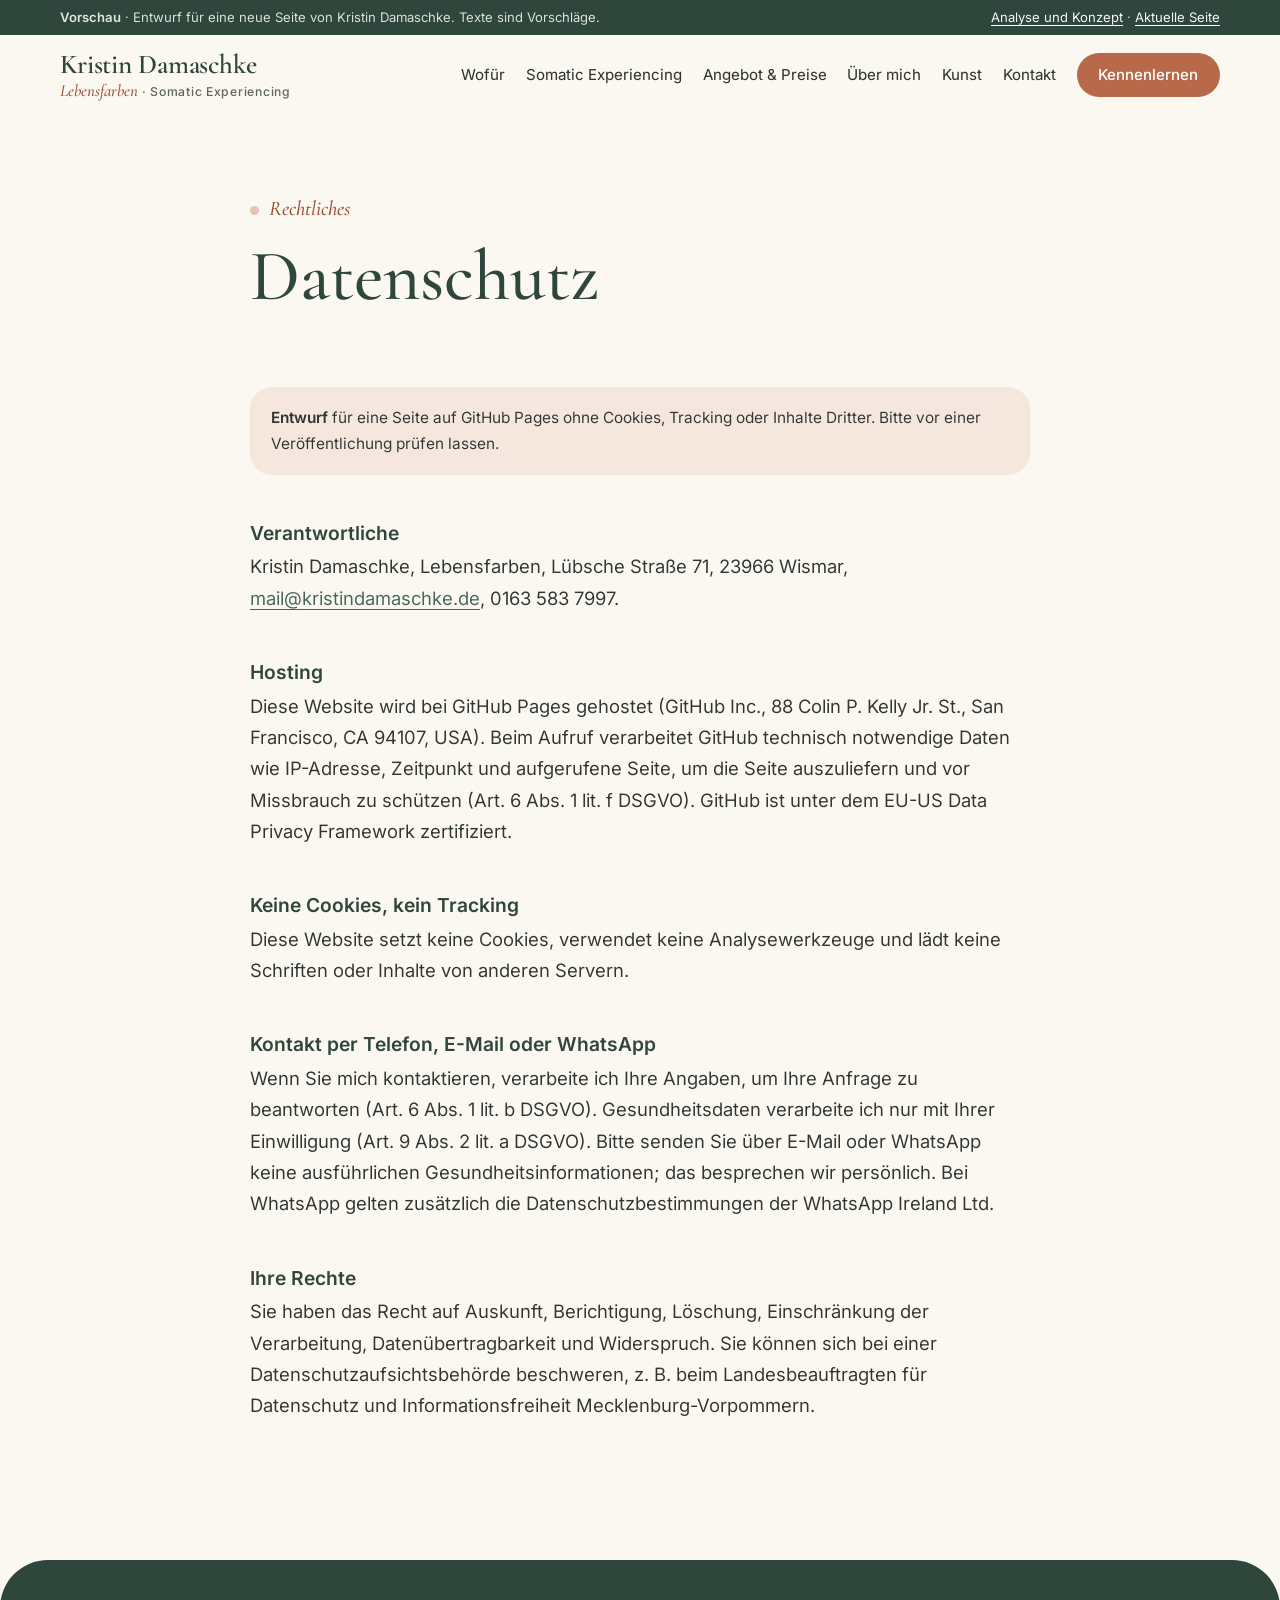
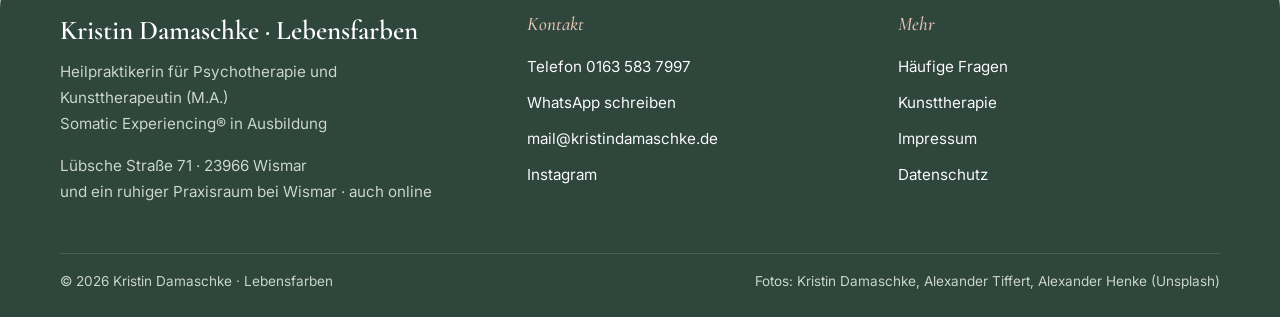
<file: datenschutz/index.html>
<!doctype html>
<html lang="de">
<head>
<meta charset="utf-8">
<meta name="viewport" content="width=device-width, initial-scale=1">
<meta name="robots" content="noindex, nofollow, noarchive, noimageindex">
<meta name="googlebot" content="noindex, nofollow">
<title>Datenschutz · Kristin Damaschke · Lebensfarben Wismar</title>
<meta name="description" content="Datenschutzerklärung von Lebensfarben, Kristin Damaschke, Wismar.">
<meta name="theme-color" content="#2f4a40">
<link rel="icon" href="../favicon.svg" type="image/svg+xml">
<link rel="preload" href="../fonts/cormorant-garamond-latin-600-normal.woff2" as="font" type="font/woff2" crossorigin>
<link rel="preload" href="../fonts/inter-latin-wght-normal.woff2" as="font" type="font/woff2" crossorigin>
<link rel="stylesheet" href="../style.css">
<script type="application/ld+json">{"@context":"https://schema.org","@graph":[{"@type":"Person","@id":"https://www.lebensfarben.net/#kristin","name":"Kristin Damaschke","givenName":"Kristin","familyName":"Damaschke","jobTitle":"Heilpraktikerin für Psychotherapie und Kunsttherapeutin (M.A.)","description":"Traumasensible, körperorientierte Begleitung mit Somatic Experiencing (in Ausbildung) und Kunsttherapie in Wismar und online. Für Erwachsene, die schon viel verstanden haben und trotzdem immer wieder von alten Gefühlen und Mustern eingeholt werden.","url":"https://www.lebensfarben.net/ueber-mich/","worksFor":{"@id":"https://www.lebensfarben.net/#praxis"},"hasCredential":[{"@type":"EducationalOccupationalCredential","credentialCategory":"Erlaubnis nach dem Heilpraktikergesetz","name":"Heilpraktikerin für Psychotherapie (2018)"},{"@type":"EducationalOccupationalCredential","credentialCategory":"degree","name":"Master of Arts Intermediale Kunsttherapie","recognizedBy":{"@type":"CollegeOrUniversity","name":"MSH Medical School Hamburg"}},{"@type":"EducationalOccupationalCredential","credentialCategory":"Weiterbildung","name":"Somatic Experiencing® nach Peter A. Levine (in Ausbildung seit 2023)"}],"alumniOf":[{"@type":"CollegeOrUniversity","name":"MSH Medical School Hamburg"},{"@type":"CollegeOrUniversity","name":"HAW Hamburg"}],"knowsAbout":["Somatic Experiencing","Traumasensible Begleitung","Nervensystemregulation","Kunsttherapie","Intermediale Kunsttherapie","Stressfolgen und Erschöpfung","Wiederkehrende emotionale Muster","Psychotherapie nach dem Heilpraktikergesetz"],"knowsLanguage":"de","sameAs":["https://www.instagram.com/lebensfarben_psychotherapie/","https://www.instagram.com/kristindamaschke_art/"]},{"@type":"ProfessionalService","@id":"https://www.lebensfarben.net/#praxis","name":"Lebensfarben · Kristin Damaschke","alternateName":"Praxis Lebensfarben Wismar","description":"Praxis für körperorientierte Begleitung (Somatic Experiencing), Psychotherapie nach dem Heilpraktikergesetz und Kunsttherapie in Wismar und online. Selbstzahlerpraxis, Termine nach Vereinbarung.","url":"https://www.lebensfarben.net/","email":"mail@kristindamaschke.de","telephone":"+491635837997","image":"https://www.lebensfarben.net/img/raum-1600.jpg","founder":{"@id":"https://www.lebensfarben.net/#kristin"},"address":{"@type":"PostalAddress","streetAddress":"Lübsche Straße 71","postalCode":"23966","addressLocality":"Wismar","addressRegion":"Mecklenburg-Vorpommern","addressCountry":"DE"},"areaServed":[{"@type":"City","name":"Wismar"},{"@type":"City","name":"Schwerin"},{"@type":"City","name":"Lübeck"},{"@type":"AdministrativeArea","name":"Nordwestmecklenburg"},{"@type":"Country","name":"Deutschland (online)"}],"priceRange":"90–120 € je 50 Minuten","paymentAccepted":"Überweisung, bar","currenciesAccepted":"EUR","hasOfferCatalog":{"@type":"OfferCatalog","name":"Angebote","itemListElement":[{"@type":"Offer","price":"90","priceCurrency":"EUR","itemOffered":{"@type":"Service","name":"Einzelsitzung Psychotherapie (HeilprG), traumasensibel und körperorientiert","description":"50 Minuten, in Wismar oder online."}},{"@type":"Offer","price":"90","priceCurrency":"EUR","itemOffered":{"@type":"Service","name":"Einzelsitzung Nervensystemregulation (Anti-Stress)","description":"50 Minuten, auch bei Neurodivergenz."}},{"@type":"Offer","price":"120","priceCurrency":"EUR","itemOffered":{"@type":"Service","name":"Einzelsitzung Coaching","description":"50 Minuten."}},{"@type":"Offer","itemOffered":{"@type":"Service","name":"Kunsttherapeutische Selbsterfahrungsgruppe","description":"Termine werden auf der Seite angekündigt."}}]},"sameAs":["https://www.instagram.com/lebensfarben_psychotherapie/"]},{"@type":"WebSite","@id":"https://www.lebensfarben.net/#website","url":"https://www.lebensfarben.net/","name":"Lebensfarben · Kristin Damaschke","inLanguage":"de-DE","publisher":{"@id":"https://www.lebensfarben.net/#praxis"}},{"@type":"WebPage","@id":"https://www.lebensfarben.net/datenschutz/#seite","url":"https://www.lebensfarben.net/datenschutz/","name":"Datenschutz","description":"Datenschutzerklärung von Lebensfarben, Kristin Damaschke, Wismar.","inLanguage":"de-DE","isPartOf":{"@id":"https://www.lebensfarben.net/#website"},"about":{"@id":"https://www.lebensfarben.net/#praxis"}}]}</script>
<script>document.documentElement.classList.add('js');</script>
</head>
<body>
<a class="skip-link" href="#inhalt">Zum Inhalt springen</a>
<div class="preview-bar"><div class="wrap"><span><strong>Vorschau</strong> · Entwurf für eine neue Seite von Kristin Damaschke. Texte sind Vorschläge.</span><span><a href="../konzept/">Analyse und Konzept</a> · <a href="https://www.lebensfarben.net/" rel="nofollow">Aktuelle Seite</a></span></div></div>
<header class="site-header">
  <div class="wrap">
    <a class="brand" href="../"><span class="brand-name">Kristin Damaschke</span><span class="brand-sub"><b>Lebensfarben</b><span class="brand-sub-more"> · Somatic Experiencing</span></span><span class="visually-hidden">, zur Startseite</span></a>
    <button class="menu-toggle" type="button" aria-expanded="false" aria-controls="hauptmenue"><span>Menü</span><span class="bars" aria-hidden="true"></span></button>
    <nav class="main-nav" id="hauptmenue" aria-label="Hauptmenü"><ul><li><a href="../wofuer/">Wofür</a></li><li><a href="../somatic-experiencing/">Somatic Experiencing</a></li><li><a href="../angebot/">Angebot & Preise</a></li><li><a href="../ueber-mich/">Über mich</a></li><li><a href="../kunst/">Kunst</a></li><li><a href="../kontakt/">Kontakt</a></li><li class="nav-cta"><a href="../kontakt/#kennenlernen">Kennenlernen</a></li></ul></nav>
  </div>
</header>
<main id="inhalt" tabindex="-1">
<section class="page-head"><div class="wrap narrow"><p class="eyebrow">Rechtliches</p><h1>Datenschutz</h1></div></section>
<section class="section legal" style="padding-top:0"><div class="wrap narrow">
  <div class="note" style="margin-bottom:var(--s4)"><p><strong>Entwurf</strong> für eine Seite auf GitHub Pages ohne Cookies, Tracking oder Inhalte Dritter. Bitte vor einer Veröffentlichung prüfen lassen.</p></div>
  <h2>Verantwortliche</h2>
  <p>Kristin Damaschke, Lebensfarben, Lübsche Straße 71, 23966 Wismar, <a href="mailto:mail@kristindamaschke.de">mail@kristindamaschke.de</a>, 0163 583 7997.</p>
  <h2>Hosting</h2>
  <p>Diese Website wird bei GitHub Pages gehostet (GitHub Inc., 88 Colin P. Kelly Jr. St., San Francisco, CA 94107, USA). Beim Aufruf verarbeitet GitHub technisch notwendige Daten wie IP-Adresse, Zeitpunkt und aufgerufene Seite, um die Seite auszuliefern und vor Missbrauch zu schützen (Art. 6 Abs. 1 lit. f DSGVO). GitHub ist unter dem EU-US Data Privacy Framework zertifiziert.</p>
  <h2>Keine Cookies, kein Tracking</h2>
  <p>Diese Website setzt keine Cookies, verwendet keine Analysewerkzeuge und lädt keine Schriften oder Inhalte von anderen Servern.</p>
  <h2>Kontakt per Telefon, E-Mail oder WhatsApp</h2>
  <p>Wenn Sie mich kontaktieren, verarbeite ich Ihre Angaben, um Ihre Anfrage zu beantworten (Art. 6 Abs. 1 lit. b DSGVO). Gesundheitsdaten verarbeite ich nur mit Ihrer Einwilligung (Art. 9 Abs. 2 lit. a DSGVO). Bitte senden Sie über E-Mail oder WhatsApp keine ausführlichen Gesundheitsinformationen; das besprechen wir persönlich. Bei WhatsApp gelten zusätzlich die Datenschutzbestimmungen der WhatsApp Ireland Ltd.</p>
  <h2>Ihre Rechte</h2>
  <p>Sie haben das Recht auf Auskunft, Berichtigung, Löschung, Einschränkung der Verarbeitung, Datenübertragbarkeit und Widerspruch. Sie können sich bei einer Datenschutzaufsichtsbehörde beschweren, z. B. beim Landesbeauftragten für Datenschutz und Informationsfreiheit Mecklenburg-Vorpommern.</p>
</div></section>
</main>
<footer class="site-footer">
  <div class="wrap">
    <div class="footer-grid">
      <div>
        <p class="footer-name">Kristin Damaschke · Lebensfarben</p>
        <p>Heilpraktikerin für Psychotherapie und Kunsttherapeutin (M.A.)<br>Somatic Experiencing® in Ausbildung</p>
        <address>Lübsche Straße 71 · 23966 Wismar<br>und ein ruhiger Praxisraum bei Wismar · auch online</address>
      </div>
      <div>
        <p class="footer-title">Kontakt</p>
        <ul>
          <li><a href="tel:+491635837997">Telefon 0163 583 7997</a></li>
          <li><a href="https://wa.me/491635837997">WhatsApp schreiben</a></li>
          <li><a href="mailto:mail@kristindamaschke.de">mail@kristindamaschke.de</a></li>
          <li><a href="https://www.instagram.com/lebensfarben_psychotherapie/">Instagram</a></li>
        </ul>
      </div>
      <div>
        <p class="footer-title">Mehr</p>
        <ul>
          <li><a href="../fragen/">Häufige Fragen</a></li>
          <li><a href="../kunsttherapie/">Kunsttherapie</a></li>
          <li><a href="../impressum/">Impressum</a></li>
          <li><a href="../datenschutz/">Datenschutz</a></li>
        </ul>
      </div>
    </div>
    <div class="footer-bottom"><span>© 2026 Kristin Damaschke · Lebensfarben</span><span>Fotos: Kristin Damaschke, Alexander Tiffert, Alexander Henke (Unsplash)</span></div>
  </div>
</footer>
<script>
(function(){
  var root=document.documentElement,header=document.querySelector('.site-header');
  function setH(){if(header)root.style.setProperty('--header-h',Math.round(header.getBoundingClientRect().bottom)+'px');}
  setH();addEventListener('resize',setH);
  function onScroll(){if(header)header.classList.toggle('is-scrolled',scrollY>8);setH();}
  onScroll();addEventListener('scroll',onScroll,{passive:true});
  var btn=document.querySelector('.menu-toggle'),nav=document.getElementById('hauptmenue');
  if(btn&&nav){
    var set=function(o){btn.setAttribute('aria-expanded',String(o));nav.classList.toggle('is-open',o);document.body.style.overflow=o?'hidden':'';setH();};
    btn.addEventListener('click',function(){set(btn.getAttribute('aria-expanded')!=='true');});
    document.addEventListener('keydown',function(e){if(e.key==='Escape'&&btn.getAttribute('aria-expanded')==='true'){set(false);btn.focus();}});
  }
  var items=document.querySelectorAll('.reveal');
  if(!('IntersectionObserver' in window)||matchMedia('(prefers-reduced-motion: reduce)').matches){items.forEach(function(el){el.classList.add('is-in');});}
  else{var io=new IntersectionObserver(function(es){es.forEach(function(en){if(en.isIntersecting){en.target.classList.add('is-in');io.unobserve(en.target);}});},{rootMargin:'0px 0px -8% 0px',threshold:.08});items.forEach(function(el){io.observe(el);});}
})();
</script>
</body>
</html>
</file>
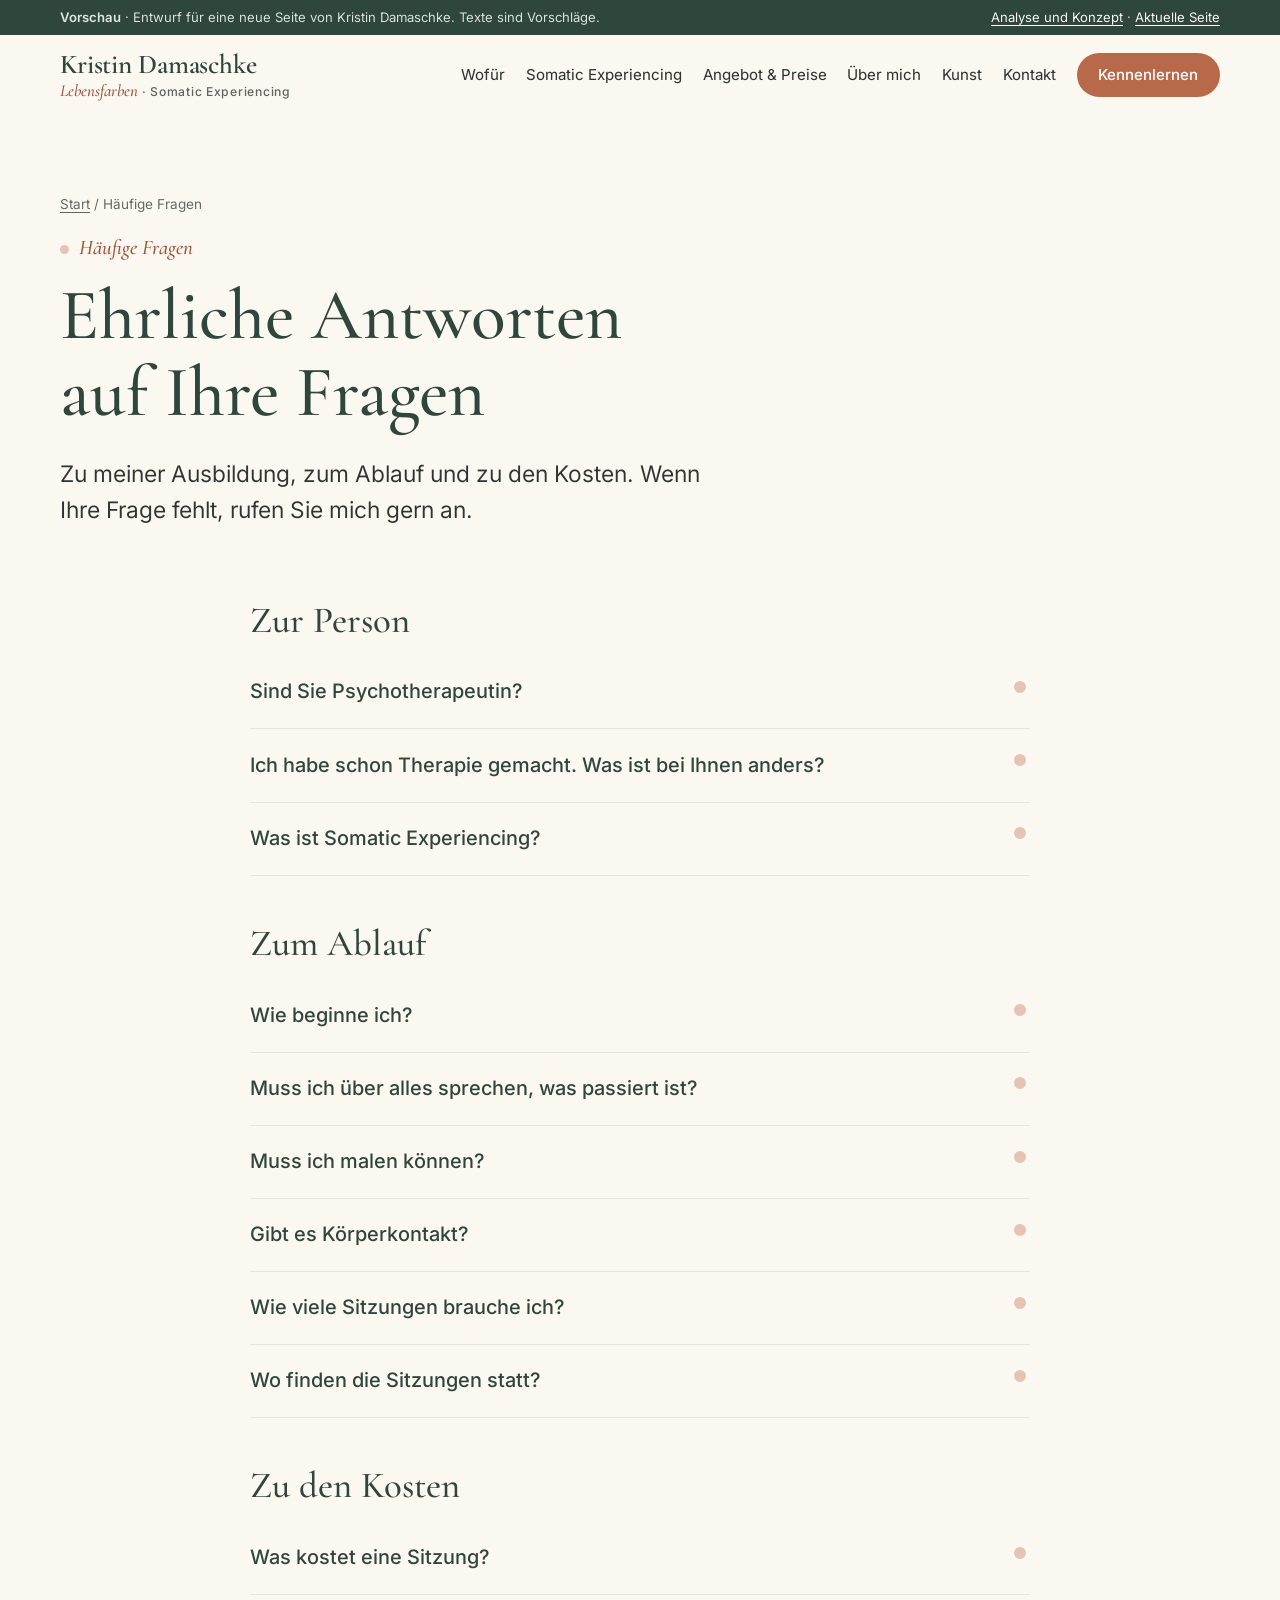
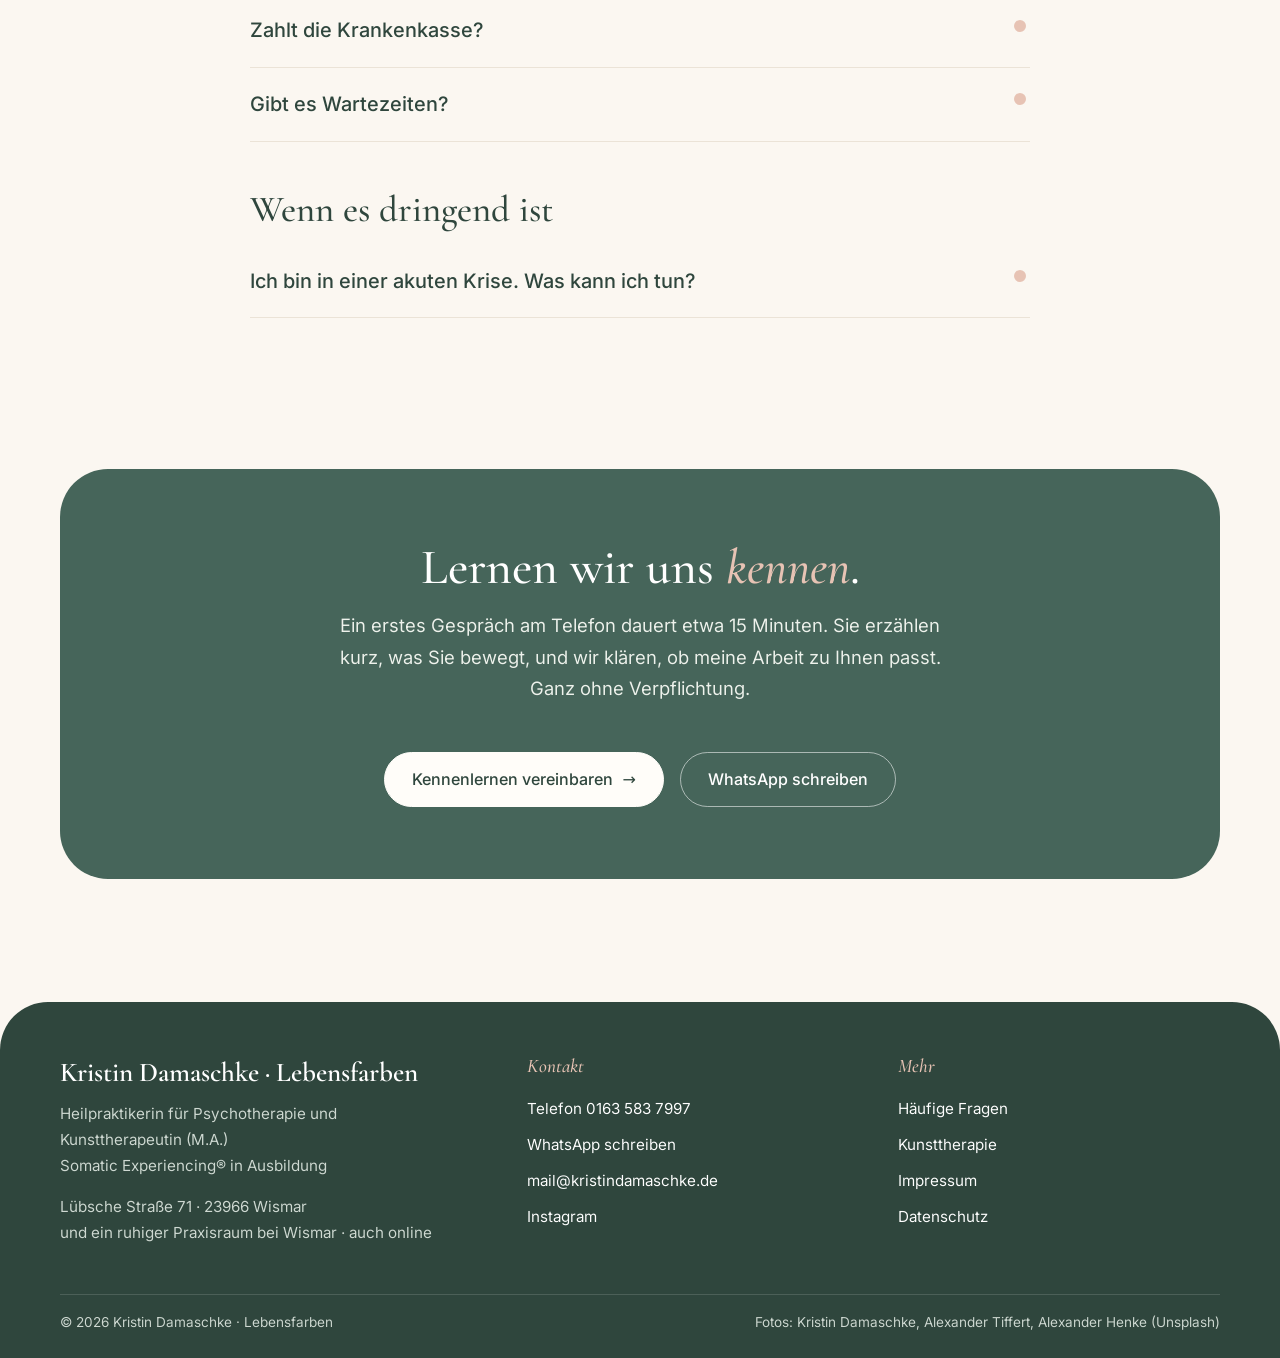
<file: fragen/index.html>
<!doctype html>
<html lang="de">
<head>
<meta charset="utf-8">
<meta name="viewport" content="width=device-width, initial-scale=1">
<meta name="robots" content="noindex, nofollow, noarchive, noimageindex">
<meta name="googlebot" content="noindex, nofollow">
<title>Häufige Fragen · Kristin Damaschke · Lebensfarben Wismar</title>
<meta name="description" content="Heilpraktikerin oder Psychotherapeutin? Was ist anders als in der Gesprächstherapie? Was kostet es, zahlt die Kasse? Antworten von Kristin Damaschke, Lebensfarben Wismar.">
<meta name="theme-color" content="#2f4a40">
<link rel="icon" href="../favicon.svg" type="image/svg+xml">
<link rel="preload" href="../fonts/cormorant-garamond-latin-600-normal.woff2" as="font" type="font/woff2" crossorigin>
<link rel="preload" href="../fonts/inter-latin-wght-normal.woff2" as="font" type="font/woff2" crossorigin>
<link rel="stylesheet" href="../style.css">
<script type="application/ld+json">{"@context":"https://schema.org","@graph":[{"@type":"Person","@id":"https://www.lebensfarben.net/#kristin","name":"Kristin Damaschke","givenName":"Kristin","familyName":"Damaschke","jobTitle":"Heilpraktikerin für Psychotherapie und Kunsttherapeutin (M.A.)","description":"Traumasensible, körperorientierte Begleitung mit Somatic Experiencing (in Ausbildung) und Kunsttherapie in Wismar und online. Für Erwachsene, die schon viel verstanden haben und trotzdem immer wieder von alten Gefühlen und Mustern eingeholt werden.","url":"https://www.lebensfarben.net/ueber-mich/","worksFor":{"@id":"https://www.lebensfarben.net/#praxis"},"hasCredential":[{"@type":"EducationalOccupationalCredential","credentialCategory":"Erlaubnis nach dem Heilpraktikergesetz","name":"Heilpraktikerin für Psychotherapie (2018)"},{"@type":"EducationalOccupationalCredential","credentialCategory":"degree","name":"Master of Arts Intermediale Kunsttherapie","recognizedBy":{"@type":"CollegeOrUniversity","name":"MSH Medical School Hamburg"}},{"@type":"EducationalOccupationalCredential","credentialCategory":"Weiterbildung","name":"Somatic Experiencing® nach Peter A. Levine (in Ausbildung seit 2023)"}],"alumniOf":[{"@type":"CollegeOrUniversity","name":"MSH Medical School Hamburg"},{"@type":"CollegeOrUniversity","name":"HAW Hamburg"}],"knowsAbout":["Somatic Experiencing","Traumasensible Begleitung","Nervensystemregulation","Kunsttherapie","Intermediale Kunsttherapie","Stressfolgen und Erschöpfung","Wiederkehrende emotionale Muster","Psychotherapie nach dem Heilpraktikergesetz"],"knowsLanguage":"de","sameAs":["https://www.instagram.com/lebensfarben_psychotherapie/","https://www.instagram.com/kristindamaschke_art/"]},{"@type":"ProfessionalService","@id":"https://www.lebensfarben.net/#praxis","name":"Lebensfarben · Kristin Damaschke","alternateName":"Praxis Lebensfarben Wismar","description":"Praxis für körperorientierte Begleitung (Somatic Experiencing), Psychotherapie nach dem Heilpraktikergesetz und Kunsttherapie in Wismar und online. Selbstzahlerpraxis, Termine nach Vereinbarung.","url":"https://www.lebensfarben.net/","email":"mail@kristindamaschke.de","telephone":"+491635837997","image":"https://www.lebensfarben.net/img/raum-1600.jpg","founder":{"@id":"https://www.lebensfarben.net/#kristin"},"address":{"@type":"PostalAddress","streetAddress":"Lübsche Straße 71","postalCode":"23966","addressLocality":"Wismar","addressRegion":"Mecklenburg-Vorpommern","addressCountry":"DE"},"areaServed":[{"@type":"City","name":"Wismar"},{"@type":"City","name":"Schwerin"},{"@type":"City","name":"Lübeck"},{"@type":"AdministrativeArea","name":"Nordwestmecklenburg"},{"@type":"Country","name":"Deutschland (online)"}],"priceRange":"90–120 € je 50 Minuten","paymentAccepted":"Überweisung, bar","currenciesAccepted":"EUR","hasOfferCatalog":{"@type":"OfferCatalog","name":"Angebote","itemListElement":[{"@type":"Offer","price":"90","priceCurrency":"EUR","itemOffered":{"@type":"Service","name":"Einzelsitzung Psychotherapie (HeilprG), traumasensibel und körperorientiert","description":"50 Minuten, in Wismar oder online."}},{"@type":"Offer","price":"90","priceCurrency":"EUR","itemOffered":{"@type":"Service","name":"Einzelsitzung Nervensystemregulation (Anti-Stress)","description":"50 Minuten, auch bei Neurodivergenz."}},{"@type":"Offer","price":"120","priceCurrency":"EUR","itemOffered":{"@type":"Service","name":"Einzelsitzung Coaching","description":"50 Minuten."}},{"@type":"Offer","itemOffered":{"@type":"Service","name":"Kunsttherapeutische Selbsterfahrungsgruppe","description":"Termine werden auf der Seite angekündigt."}}]},"sameAs":["https://www.instagram.com/lebensfarben_psychotherapie/"]},{"@type":"WebSite","@id":"https://www.lebensfarben.net/#website","url":"https://www.lebensfarben.net/","name":"Lebensfarben · Kristin Damaschke","inLanguage":"de-DE","publisher":{"@id":"https://www.lebensfarben.net/#praxis"}},{"@type":"WebPage","@id":"https://www.lebensfarben.net/fragen/#seite","url":"https://www.lebensfarben.net/fragen/","name":"Häufige Fragen","description":"Heilpraktikerin oder Psychotherapeutin? Was ist anders als in der Gesprächstherapie? Was kostet es, zahlt die Kasse? Antworten von Kristin Damaschke, Lebensfarben Wismar.","inLanguage":"de-DE","isPartOf":{"@id":"https://www.lebensfarben.net/#website"},"about":{"@id":"https://www.lebensfarben.net/#praxis"}},{"@type":"BreadcrumbList","itemListElement":[{"@type":"ListItem","position":1,"name":"Start","item":"https://www.lebensfarben.net/"},{"@type":"ListItem","position":2,"name":"Häufige Fragen","item":"https://www.lebensfarben.net/fragen/"}]},{"@type":"FAQPage","@id":"https://www.lebensfarben.net/fragen/#faq","mainEntity":[{"@type":"Question","name":"Sind Sie Psychotherapeutin?","acceptedAnswer":{"@type":"Answer","text":"Nein, nicht im Sinne des Psychotherapeutengesetzes. Ich bin Heilpraktikerin für Psychotherapie. Das heißt: Ich habe eine staatliche Erlaubnis, psychotherapeutisch zu arbeiten (nach dem Heilpraktikergesetz, seit 2018). Ich bin keine approbierte Psychologische Psychotherapeutin und habe keine Kassenzulassung.Dazu bin ich studierte Kunsttherapeutin (M.A.) und in der Ausbildung zur Somatic-Experiencing-Practitioner. Viele Jahre habe ich in psychiatrischen und psychosomatischen Kliniken gearbeitet."}},{"@type":"Question","name":"Ich habe schon Therapie gemacht. Was ist bei Ihnen anders?","acceptedAnswer":{"@type":"Answer","text":"In vielen Therapien steht das Gespräch im Mittelpunkt: verstehen, einordnen, erzählen. Das ist wertvoll. Manche Muster sitzen aber tiefer, im Nervensystem und im Körper. Dann kann man genau wissen, woher eine Reaktion kommt, und sie trotzdem nicht ändern.Bei mir arbeiten wir zusätzlich mit dem Körper (Somatic Experiencing) und mit Bildern (Kunsttherapie). Viele erleben das als hilfreiche Ergänzung zu einer früheren Gesprächstherapie."}},{"@type":"Question","name":"Was ist Somatic Experiencing?","acceptedAnswer":{"@type":"Answer","text":"Ein körperorientierter Ansatz zur Lösung von Stress- und Traumafolgen, entwickelt von Dr. Peter A. Levine. Wir achten auf Körperempfindungen und pendeln behutsam zwischen Belastendem und Stärkendem, damit das Nervensystem seine Selbstregulation wiederfindet. Mehr dazu."}},{"@type":"Question","name":"Wie beginne ich?","acceptedAnswer":{"@type":"Answer","text":"Rufen Sie mich an (0163 583 7997), schreiben Sie per WhatsApp oder E-Mail. In einem kurzen Telefonat klären wir Ihr Anliegen. Danach folgt ein Erstgespräch in Wismar oder online."}},{"@type":"Question","name":"Muss ich über alles sprechen, was passiert ist?","acceptedAnswer":{"@type":"Answer","text":"Nein. Traumasensibel zu arbeiten bedeutet, dass Sie nichts im Detail erzählen oder noch einmal durchleben müssen. Wir gehen nur so weit, wie es sich sicher anfühlt."}},{"@type":"Question","name":"Muss ich malen können?","acceptedAnswer":{"@type":"Answer","text":"Nein. In der Kunsttherapie geht es um Ausdruck, nicht um schöne Bilder. Vorkenntnisse sind nicht nötig."}},{"@type":"Question","name":"Gibt es Körperkontakt?","acceptedAnswer":{"@type":"Answer","text":"Nur, wenn Sie es ausdrücklich möchten. Sie bleiben bekleidet, und Sie können jederzeit Stopp sagen."}},{"@type":"Question","name":"Wie viele Sitzungen brauche ich?","acceptedAnswer":{"@type":"Answer","text":"Das ist sehr unterschiedlich. Manche Anliegen klären sich in wenigen Sitzungen, andere brauchen eine längere Begleitung. Wir besprechen das gemeinsam und überprüfen es regelmäßig."}},{"@type":"Question","name":"Wo finden die Sitzungen statt?","acceptedAnswer":{"@type":"Answer","text":"Das Erstgespräch meist in Wismar (Lübsche Straße 71) oder online. Die weiteren Sitzungen finden in der Regel in meinem ruhigen Praxisraum etwas außerhalb von Wismar statt. Online-Sitzungen sind jederzeit möglich, auch für Menschen aus Schwerin, Lübeck oder weiter weg."}},{"@type":"Question","name":"Was kostet eine Sitzung?","acceptedAnswer":{"@type":"Answer","text":"Einzelsitzungen Psychotherapie und Nervensystemregulation kosten 90 € (50 Minuten), Coaching 120 € (50 Minuten)."}},{"@type":"Question","name":"Zahlt die Krankenkasse?","acceptedAnswer":{"@type":"Answer","text":"Gesetzliche Krankenkassen übernehmen die Kosten in der Regel nicht. Private Krankenversicherungen und private Zusatzversicherungen für Heilpraktikerleistungen erstatten oft einen Teil. Bitte klären Sie das vorab mit Ihrer Versicherung."}},{"@type":"Question","name":"Gibt es Wartezeiten?","acceptedAnswer":{"@type":"Answer","text":"In der Regel kann ich kurzfristig Termine anbieten, auch samstags."}},{"@type":"Question","name":"Ich bin in einer akuten Krise. Was kann ich tun?","acceptedAnswer":{"@type":"Answer","text":"Bitte wenden Sie sich sofort an die Telefonseelsorge (0800 111 0 111 oder 0800 111 0 222, rund um die Uhr, kostenfrei), den ärztlichen Bereitschaftsdienst (116 117) oder im Notfall an den Notruf 112. Meine Praxis ist kein Krisendienst."}}]}]}</script>
<script>document.documentElement.classList.add('js');</script>
</head>
<body>
<a class="skip-link" href="#inhalt">Zum Inhalt springen</a>
<div class="preview-bar"><div class="wrap"><span><strong>Vorschau</strong> · Entwurf für eine neue Seite von Kristin Damaschke. Texte sind Vorschläge.</span><span><a href="../konzept/">Analyse und Konzept</a> · <a href="https://www.lebensfarben.net/" rel="nofollow">Aktuelle Seite</a></span></div></div>
<header class="site-header">
  <div class="wrap">
    <a class="brand" href="../"><span class="brand-name">Kristin Damaschke</span><span class="brand-sub"><b>Lebensfarben</b><span class="brand-sub-more"> · Somatic Experiencing</span></span><span class="visually-hidden">, zur Startseite</span></a>
    <button class="menu-toggle" type="button" aria-expanded="false" aria-controls="hauptmenue"><span>Menü</span><span class="bars" aria-hidden="true"></span></button>
    <nav class="main-nav" id="hauptmenue" aria-label="Hauptmenü"><ul><li><a href="../wofuer/">Wofür</a></li><li><a href="../somatic-experiencing/">Somatic Experiencing</a></li><li><a href="../angebot/">Angebot & Preise</a></li><li><a href="../ueber-mich/">Über mich</a></li><li><a href="../kunst/">Kunst</a></li><li><a href="../kontakt/">Kontakt</a></li><li class="nav-cta"><a href="../kontakt/#kennenlernen">Kennenlernen</a></li></ul></nav>
  </div>
</header>
<main id="inhalt" tabindex="-1">
<section class="page-head"><div class="wrap"><p class="crumbs"><a href="../">Start</a> / Häufige Fragen</p><p class="eyebrow">Häufige Fragen</p><h1>Ehrliche Antworten auf Ihre Fragen</h1><p class="lead">Zu meiner Ausbildung, zum Ablauf und zu den Kosten. Wenn Ihre Frage fehlt, rufen Sie mich gern an.</p></div></section>
<section class="section" style="padding-top:var(--s3)"><div class="wrap narrow"><div class="faq-group"><h2>Zur Person</h2><div class="faq"><details><summary>Sind Sie Psychotherapeutin?</summary><div class="answer"><p>Nein, nicht im Sinne des Psychotherapeutengesetzes. Ich bin <strong>Heilpraktikerin für Psychotherapie</strong>. Das heißt: Ich habe eine staatliche Erlaubnis, psychotherapeutisch zu arbeiten (nach dem Heilpraktikergesetz, seit 2018). Ich bin keine approbierte Psychologische Psychotherapeutin und habe keine Kassenzulassung.</p><p>Dazu bin ich studierte Kunsttherapeutin (M.A.) und in der Ausbildung zur Somatic-Experiencing-Practitioner. Viele Jahre habe ich in psychiatrischen und psychosomatischen Kliniken gearbeitet.</p></div></details><details><summary>Ich habe schon Therapie gemacht. Was ist bei Ihnen anders?</summary><div class="answer"><p>In vielen Therapien steht das Gespräch im Mittelpunkt: verstehen, einordnen, erzählen. Das ist wertvoll. Manche Muster sitzen aber tiefer, im Nervensystem und im Körper. Dann kann man genau wissen, woher eine Reaktion kommt, und sie trotzdem nicht ändern.</p><p>Bei mir arbeiten wir zusätzlich mit dem Körper (Somatic Experiencing) und mit Bildern (Kunsttherapie). Viele erleben das als hilfreiche Ergänzung zu einer früheren Gesprächstherapie.</p></div></details><details><summary>Was ist Somatic Experiencing?</summary><div class="answer"><p>Ein körperorientierter Ansatz zur Lösung von Stress- und Traumafolgen, entwickelt von Dr. Peter A. Levine. Wir achten auf Körperempfindungen und pendeln behutsam zwischen Belastendem und Stärkendem, damit das Nervensystem seine Selbstregulation wiederfindet. <a href="../somatic-experiencing/">Mehr dazu</a>.</p></div></details></div></div><div class="faq-group"><h2>Zum Ablauf</h2><div class="faq"><details><summary>Wie beginne ich?</summary><div class="answer"><p>Rufen Sie mich an (0163 583 7997), schreiben Sie per WhatsApp oder E-Mail. In einem kurzen Telefonat klären wir Ihr Anliegen. Danach folgt ein Erstgespräch in Wismar oder online.</p></div></details><details><summary>Muss ich über alles sprechen, was passiert ist?</summary><div class="answer"><p>Nein. Traumasensibel zu arbeiten bedeutet, dass Sie nichts im Detail erzählen oder noch einmal durchleben müssen. Wir gehen nur so weit, wie es sich sicher anfühlt.</p></div></details><details><summary>Muss ich malen können?</summary><div class="answer"><p>Nein. In der Kunsttherapie geht es um Ausdruck, nicht um schöne Bilder. Vorkenntnisse sind nicht nötig.</p></div></details><details><summary>Gibt es Körperkontakt?</summary><div class="answer"><p>Nur, wenn Sie es ausdrücklich möchten. Sie bleiben bekleidet, und Sie können jederzeit Stopp sagen.</p></div></details><details><summary>Wie viele Sitzungen brauche ich?</summary><div class="answer"><p>Das ist sehr unterschiedlich. Manche Anliegen klären sich in wenigen Sitzungen, andere brauchen eine längere Begleitung. Wir besprechen das gemeinsam und überprüfen es regelmäßig.</p></div></details><details><summary>Wo finden die Sitzungen statt?</summary><div class="answer"><p>Das Erstgespräch meist in Wismar (Lübsche Straße 71) oder online. Die weiteren Sitzungen finden in der Regel in meinem ruhigen Praxisraum etwas außerhalb von Wismar statt. Online-Sitzungen sind jederzeit möglich, auch für Menschen aus Schwerin, Lübeck oder weiter weg.</p></div></details></div></div><div class="faq-group"><h2>Zu den Kosten</h2><div class="faq"><details><summary>Was kostet eine Sitzung?</summary><div class="answer"><p>Einzelsitzungen Psychotherapie und Nervensystemregulation kosten 90 € (50 Minuten), Coaching 120 € (50 Minuten).</p></div></details><details><summary>Zahlt die Krankenkasse?</summary><div class="answer"><p>Gesetzliche Krankenkassen übernehmen die Kosten in der Regel nicht. Private Krankenversicherungen und private Zusatzversicherungen für Heilpraktikerleistungen erstatten oft einen Teil. Bitte klären Sie das vorab mit Ihrer Versicherung.</p></div></details><details><summary>Gibt es Wartezeiten?</summary><div class="answer"><p>In der Regel kann ich kurzfristig Termine anbieten, auch samstags.</p></div></details></div></div><div class="faq-group"><h2>Wenn es dringend ist</h2><div class="faq"><details><summary>Ich bin in einer akuten Krise. Was kann ich tun?</summary><div class="answer"><p>Bitte wenden Sie sich sofort an die Telefonseelsorge (0800 111 0 111 oder 0800 111 0 222, rund um die Uhr, kostenfrei), den ärztlichen Bereitschaftsdienst (116 117) oder im Notfall an den Notruf 112. Meine Praxis ist kein Krisendienst.</p></div></details></div></div></div></section>
<section class="closing center"><div class="wrap"><div class="closing-card"><span class="duo-blob duo-blob--c" aria-hidden="true"></span><h2>Lernen wir uns <em>kennen</em>.</h2><p>Ein erstes Gespräch am Telefon dauert etwa 15 Minuten. Sie erzählen kurz, was Sie bewegt, und wir klären, ob meine Arbeit zu Ihnen passt. Ganz ohne Verpflichtung.</p><div class="cta-row"><a class="btn btn--light" href="../kontakt/">Kennenlernen vereinbaren <span class="arrow" aria-hidden="true">→</span></a><a class="btn btn--ghost btn--on-dark" href="https://wa.me/491635837997">WhatsApp schreiben</a></div></div></div></section>

</main>
<footer class="site-footer">
  <div class="wrap">
    <div class="footer-grid">
      <div>
        <p class="footer-name">Kristin Damaschke · Lebensfarben</p>
        <p>Heilpraktikerin für Psychotherapie und Kunsttherapeutin (M.A.)<br>Somatic Experiencing® in Ausbildung</p>
        <address>Lübsche Straße 71 · 23966 Wismar<br>und ein ruhiger Praxisraum bei Wismar · auch online</address>
      </div>
      <div>
        <p class="footer-title">Kontakt</p>
        <ul>
          <li><a href="tel:+491635837997">Telefon 0163 583 7997</a></li>
          <li><a href="https://wa.me/491635837997">WhatsApp schreiben</a></li>
          <li><a href="mailto:mail@kristindamaschke.de">mail@kristindamaschke.de</a></li>
          <li><a href="https://www.instagram.com/lebensfarben_psychotherapie/">Instagram</a></li>
        </ul>
      </div>
      <div>
        <p class="footer-title">Mehr</p>
        <ul>
          <li><a href="../fragen/">Häufige Fragen</a></li>
          <li><a href="../kunsttherapie/">Kunsttherapie</a></li>
          <li><a href="../impressum/">Impressum</a></li>
          <li><a href="../datenschutz/">Datenschutz</a></li>
        </ul>
      </div>
    </div>
    <div class="footer-bottom"><span>© 2026 Kristin Damaschke · Lebensfarben</span><span>Fotos: Kristin Damaschke, Alexander Tiffert, Alexander Henke (Unsplash)</span></div>
  </div>
</footer>
<script>
(function(){
  var root=document.documentElement,header=document.querySelector('.site-header');
  function setH(){if(header)root.style.setProperty('--header-h',Math.round(header.getBoundingClientRect().bottom)+'px');}
  setH();addEventListener('resize',setH);
  function onScroll(){if(header)header.classList.toggle('is-scrolled',scrollY>8);setH();}
  onScroll();addEventListener('scroll',onScroll,{passive:true});
  var btn=document.querySelector('.menu-toggle'),nav=document.getElementById('hauptmenue');
  if(btn&&nav){
    var set=function(o){btn.setAttribute('aria-expanded',String(o));nav.classList.toggle('is-open',o);document.body.style.overflow=o?'hidden':'';setH();};
    btn.addEventListener('click',function(){set(btn.getAttribute('aria-expanded')!=='true');});
    document.addEventListener('keydown',function(e){if(e.key==='Escape'&&btn.getAttribute('aria-expanded')==='true'){set(false);btn.focus();}});
  }
  var items=document.querySelectorAll('.reveal');
  if(!('IntersectionObserver' in window)||matchMedia('(prefers-reduced-motion: reduce)').matches){items.forEach(function(el){el.classList.add('is-in');});}
  else{var io=new IntersectionObserver(function(es){es.forEach(function(en){if(en.isIntersecting){en.target.classList.add('is-in');io.unobserve(en.target);}});},{rootMargin:'0px 0px -8% 0px',threshold:.08});items.forEach(function(el){io.observe(el);});}
})();
</script>
</body>
</html>
</file>
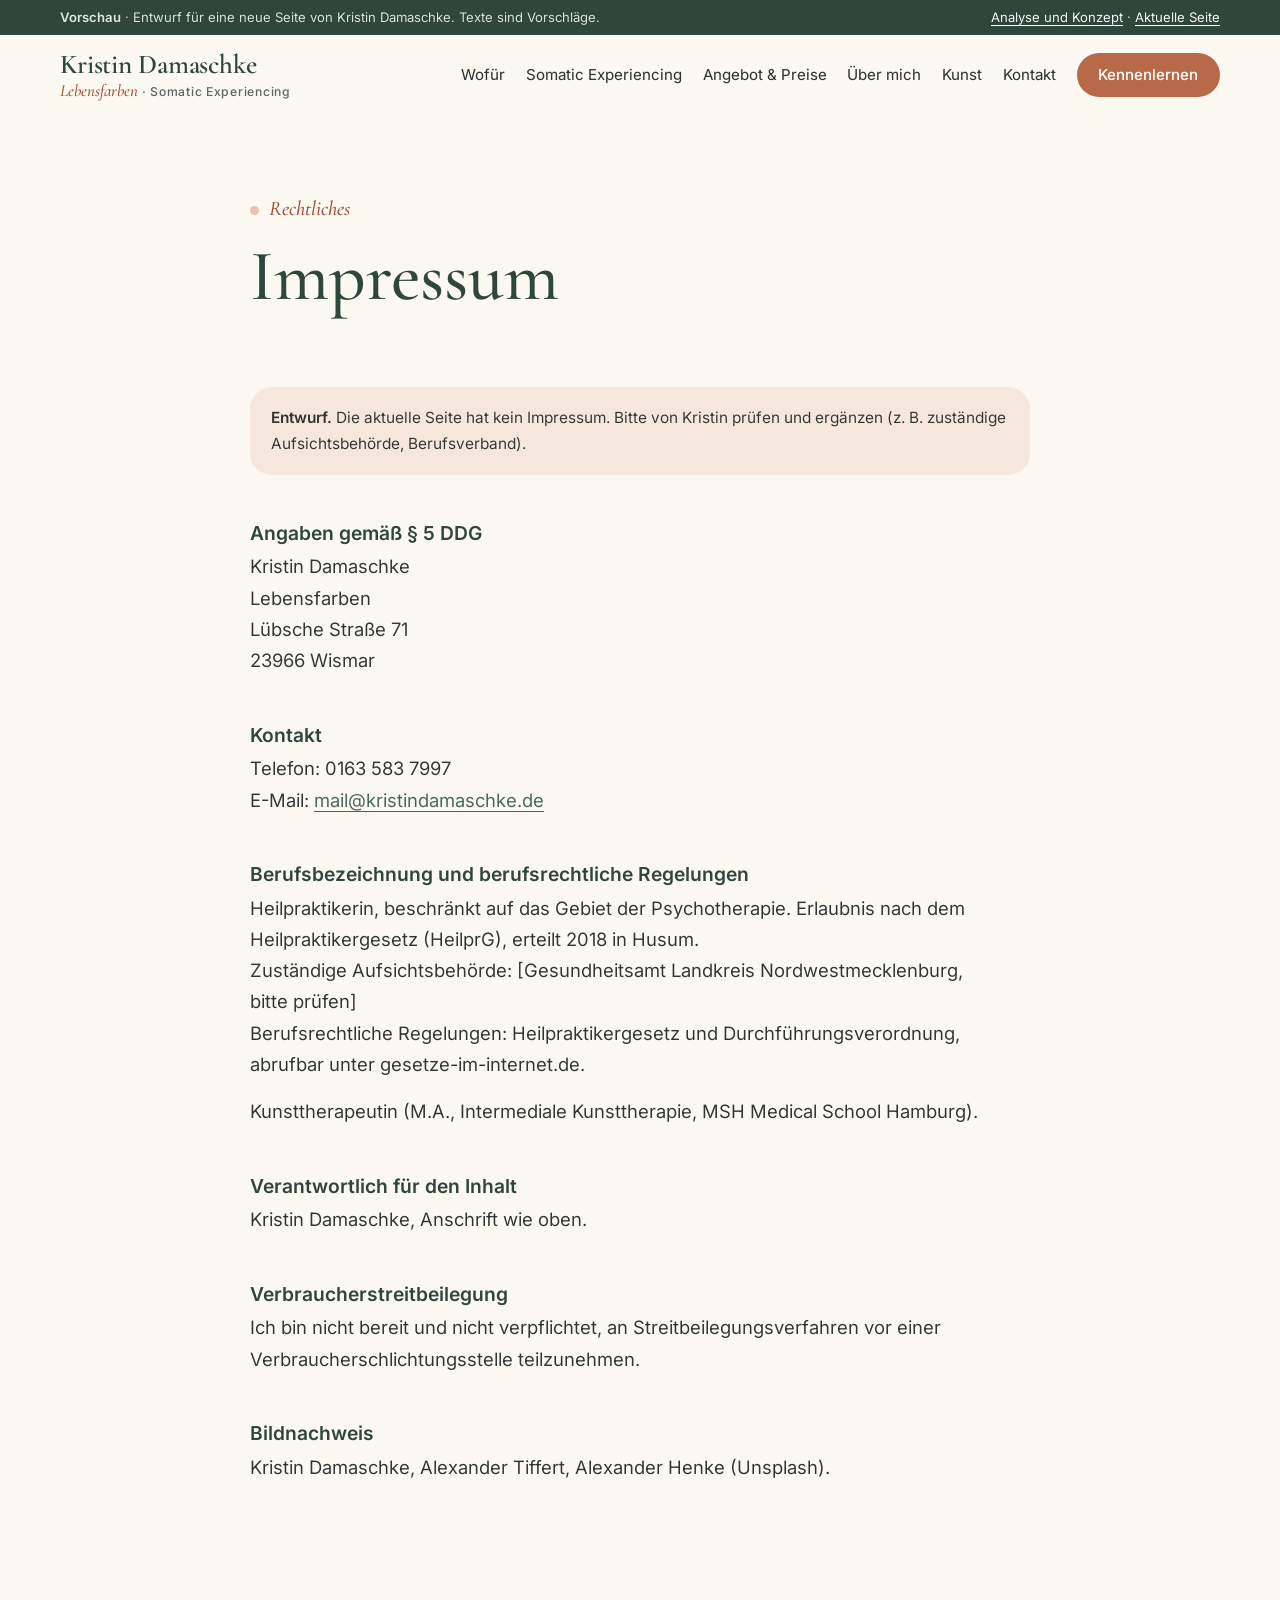
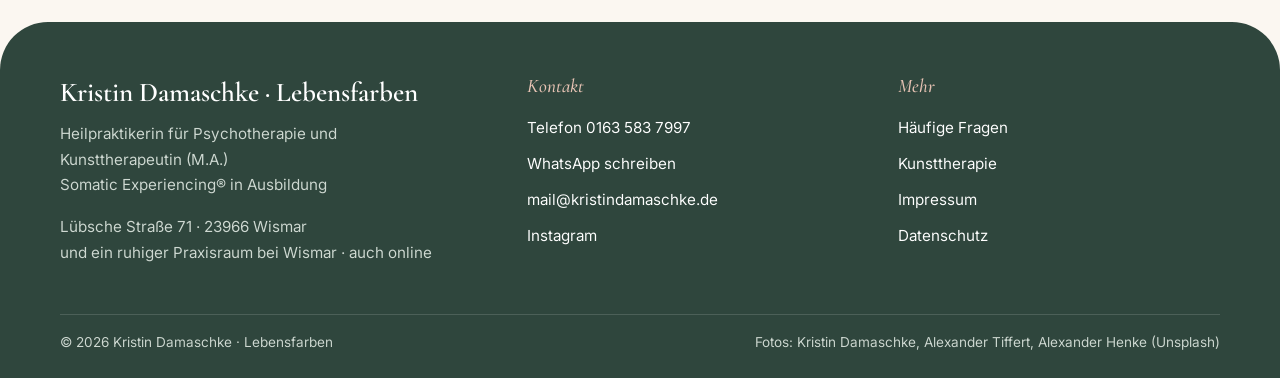
<file: impressum/index.html>
<!doctype html>
<html lang="de">
<head>
<meta charset="utf-8">
<meta name="viewport" content="width=device-width, initial-scale=1">
<meta name="robots" content="noindex, nofollow, noarchive, noimageindex">
<meta name="googlebot" content="noindex, nofollow">
<title>Impressum · Kristin Damaschke · Lebensfarben Wismar</title>
<meta name="description" content="Impressum von Lebensfarben, Kristin Damaschke, Wismar.">
<meta name="theme-color" content="#2f4a40">
<link rel="icon" href="../favicon.svg" type="image/svg+xml">
<link rel="preload" href="../fonts/cormorant-garamond-latin-600-normal.woff2" as="font" type="font/woff2" crossorigin>
<link rel="preload" href="../fonts/inter-latin-wght-normal.woff2" as="font" type="font/woff2" crossorigin>
<link rel="stylesheet" href="../style.css">
<script type="application/ld+json">{"@context":"https://schema.org","@graph":[{"@type":"Person","@id":"https://www.lebensfarben.net/#kristin","name":"Kristin Damaschke","givenName":"Kristin","familyName":"Damaschke","jobTitle":"Heilpraktikerin für Psychotherapie und Kunsttherapeutin (M.A.)","description":"Traumasensible, körperorientierte Begleitung mit Somatic Experiencing (in Ausbildung) und Kunsttherapie in Wismar und online. Für Erwachsene, die schon viel verstanden haben und trotzdem immer wieder von alten Gefühlen und Mustern eingeholt werden.","url":"https://www.lebensfarben.net/ueber-mich/","worksFor":{"@id":"https://www.lebensfarben.net/#praxis"},"hasCredential":[{"@type":"EducationalOccupationalCredential","credentialCategory":"Erlaubnis nach dem Heilpraktikergesetz","name":"Heilpraktikerin für Psychotherapie (2018)"},{"@type":"EducationalOccupationalCredential","credentialCategory":"degree","name":"Master of Arts Intermediale Kunsttherapie","recognizedBy":{"@type":"CollegeOrUniversity","name":"MSH Medical School Hamburg"}},{"@type":"EducationalOccupationalCredential","credentialCategory":"Weiterbildung","name":"Somatic Experiencing® nach Peter A. Levine (in Ausbildung seit 2023)"}],"alumniOf":[{"@type":"CollegeOrUniversity","name":"MSH Medical School Hamburg"},{"@type":"CollegeOrUniversity","name":"HAW Hamburg"}],"knowsAbout":["Somatic Experiencing","Traumasensible Begleitung","Nervensystemregulation","Kunsttherapie","Intermediale Kunsttherapie","Stressfolgen und Erschöpfung","Wiederkehrende emotionale Muster","Psychotherapie nach dem Heilpraktikergesetz"],"knowsLanguage":"de","sameAs":["https://www.instagram.com/lebensfarben_psychotherapie/","https://www.instagram.com/kristindamaschke_art/"]},{"@type":"ProfessionalService","@id":"https://www.lebensfarben.net/#praxis","name":"Lebensfarben · Kristin Damaschke","alternateName":"Praxis Lebensfarben Wismar","description":"Praxis für körperorientierte Begleitung (Somatic Experiencing), Psychotherapie nach dem Heilpraktikergesetz und Kunsttherapie in Wismar und online. Selbstzahlerpraxis, Termine nach Vereinbarung.","url":"https://www.lebensfarben.net/","email":"mail@kristindamaschke.de","telephone":"+491635837997","image":"https://www.lebensfarben.net/img/raum-1600.jpg","founder":{"@id":"https://www.lebensfarben.net/#kristin"},"address":{"@type":"PostalAddress","streetAddress":"Lübsche Straße 71","postalCode":"23966","addressLocality":"Wismar","addressRegion":"Mecklenburg-Vorpommern","addressCountry":"DE"},"areaServed":[{"@type":"City","name":"Wismar"},{"@type":"City","name":"Schwerin"},{"@type":"City","name":"Lübeck"},{"@type":"AdministrativeArea","name":"Nordwestmecklenburg"},{"@type":"Country","name":"Deutschland (online)"}],"priceRange":"90–120 € je 50 Minuten","paymentAccepted":"Überweisung, bar","currenciesAccepted":"EUR","hasOfferCatalog":{"@type":"OfferCatalog","name":"Angebote","itemListElement":[{"@type":"Offer","price":"90","priceCurrency":"EUR","itemOffered":{"@type":"Service","name":"Einzelsitzung Psychotherapie (HeilprG), traumasensibel und körperorientiert","description":"50 Minuten, in Wismar oder online."}},{"@type":"Offer","price":"90","priceCurrency":"EUR","itemOffered":{"@type":"Service","name":"Einzelsitzung Nervensystemregulation (Anti-Stress)","description":"50 Minuten, auch bei Neurodivergenz."}},{"@type":"Offer","price":"120","priceCurrency":"EUR","itemOffered":{"@type":"Service","name":"Einzelsitzung Coaching","description":"50 Minuten."}},{"@type":"Offer","itemOffered":{"@type":"Service","name":"Kunsttherapeutische Selbsterfahrungsgruppe","description":"Termine werden auf der Seite angekündigt."}}]},"sameAs":["https://www.instagram.com/lebensfarben_psychotherapie/"]},{"@type":"WebSite","@id":"https://www.lebensfarben.net/#website","url":"https://www.lebensfarben.net/","name":"Lebensfarben · Kristin Damaschke","inLanguage":"de-DE","publisher":{"@id":"https://www.lebensfarben.net/#praxis"}},{"@type":"WebPage","@id":"https://www.lebensfarben.net/impressum/#seite","url":"https://www.lebensfarben.net/impressum/","name":"Impressum","description":"Impressum von Lebensfarben, Kristin Damaschke, Wismar.","inLanguage":"de-DE","isPartOf":{"@id":"https://www.lebensfarben.net/#website"},"about":{"@id":"https://www.lebensfarben.net/#praxis"}}]}</script>
<script>document.documentElement.classList.add('js');</script>
</head>
<body>
<a class="skip-link" href="#inhalt">Zum Inhalt springen</a>
<div class="preview-bar"><div class="wrap"><span><strong>Vorschau</strong> · Entwurf für eine neue Seite von Kristin Damaschke. Texte sind Vorschläge.</span><span><a href="../konzept/">Analyse und Konzept</a> · <a href="https://www.lebensfarben.net/" rel="nofollow">Aktuelle Seite</a></span></div></div>
<header class="site-header">
  <div class="wrap">
    <a class="brand" href="../"><span class="brand-name">Kristin Damaschke</span><span class="brand-sub"><b>Lebensfarben</b><span class="brand-sub-more"> · Somatic Experiencing</span></span><span class="visually-hidden">, zur Startseite</span></a>
    <button class="menu-toggle" type="button" aria-expanded="false" aria-controls="hauptmenue"><span>Menü</span><span class="bars" aria-hidden="true"></span></button>
    <nav class="main-nav" id="hauptmenue" aria-label="Hauptmenü"><ul><li><a href="../wofuer/">Wofür</a></li><li><a href="../somatic-experiencing/">Somatic Experiencing</a></li><li><a href="../angebot/">Angebot & Preise</a></li><li><a href="../ueber-mich/">Über mich</a></li><li><a href="../kunst/">Kunst</a></li><li><a href="../kontakt/">Kontakt</a></li><li class="nav-cta"><a href="../kontakt/#kennenlernen">Kennenlernen</a></li></ul></nav>
  </div>
</header>
<main id="inhalt" tabindex="-1">
<section class="page-head"><div class="wrap narrow"><p class="eyebrow">Rechtliches</p><h1>Impressum</h1></div></section>
<section class="section legal" style="padding-top:0"><div class="wrap narrow">
  <div class="note" style="margin-bottom:var(--s4)"><p><strong>Entwurf.</strong> Die aktuelle Seite hat kein Impressum. Bitte von Kristin prüfen und ergänzen (z. B. zuständige Aufsichtsbehörde, Berufsverband).</p></div>
  <h2>Angaben gemäß § 5 DDG</h2>
  <address>Kristin Damaschke<br>Lebensfarben<br>Lübsche Straße 71<br>23966 Wismar</address>
  <h2>Kontakt</h2>
  <p>Telefon: 0163 583 7997<br>E-Mail: <a href="mailto:mail@kristindamaschke.de">mail@kristindamaschke.de</a></p>
  <h2>Berufsbezeichnung und berufsrechtliche Regelungen</h2>
  <p>Heilpraktikerin, beschränkt auf das Gebiet der Psychotherapie. Erlaubnis nach dem Heilpraktikergesetz (HeilprG), erteilt 2018 in Husum.<br>Zuständige Aufsichtsbehörde: [Gesundheitsamt Landkreis Nordwestmecklenburg, bitte prüfen]<br>Berufsrechtliche Regelungen: Heilpraktikergesetz und Durchführungsverordnung, abrufbar unter gesetze-im-internet.de.</p>
  <p>Kunsttherapeutin (M.A., Intermediale Kunsttherapie, MSH Medical School Hamburg).</p>
  <h2>Verantwortlich für den Inhalt</h2>
  <p>Kristin Damaschke, Anschrift wie oben.</p>
  <h2>Verbraucherstreitbeilegung</h2>
  <p>Ich bin nicht bereit und nicht verpflichtet, an Streitbeilegungsverfahren vor einer Verbraucherschlichtungsstelle teilzunehmen.</p>
  <h2>Bildnachweis</h2>
  <p>Kristin Damaschke, Alexander Tiffert, Alexander Henke (Unsplash).</p>
</div></section>
</main>
<footer class="site-footer">
  <div class="wrap">
    <div class="footer-grid">
      <div>
        <p class="footer-name">Kristin Damaschke · Lebensfarben</p>
        <p>Heilpraktikerin für Psychotherapie und Kunsttherapeutin (M.A.)<br>Somatic Experiencing® in Ausbildung</p>
        <address>Lübsche Straße 71 · 23966 Wismar<br>und ein ruhiger Praxisraum bei Wismar · auch online</address>
      </div>
      <div>
        <p class="footer-title">Kontakt</p>
        <ul>
          <li><a href="tel:+491635837997">Telefon 0163 583 7997</a></li>
          <li><a href="https://wa.me/491635837997">WhatsApp schreiben</a></li>
          <li><a href="mailto:mail@kristindamaschke.de">mail@kristindamaschke.de</a></li>
          <li><a href="https://www.instagram.com/lebensfarben_psychotherapie/">Instagram</a></li>
        </ul>
      </div>
      <div>
        <p class="footer-title">Mehr</p>
        <ul>
          <li><a href="../fragen/">Häufige Fragen</a></li>
          <li><a href="../kunsttherapie/">Kunsttherapie</a></li>
          <li><a href="../impressum/">Impressum</a></li>
          <li><a href="../datenschutz/">Datenschutz</a></li>
        </ul>
      </div>
    </div>
    <div class="footer-bottom"><span>© 2026 Kristin Damaschke · Lebensfarben</span><span>Fotos: Kristin Damaschke, Alexander Tiffert, Alexander Henke (Unsplash)</span></div>
  </div>
</footer>
<script>
(function(){
  var root=document.documentElement,header=document.querySelector('.site-header');
  function setH(){if(header)root.style.setProperty('--header-h',Math.round(header.getBoundingClientRect().bottom)+'px');}
  setH();addEventListener('resize',setH);
  function onScroll(){if(header)header.classList.toggle('is-scrolled',scrollY>8);setH();}
  onScroll();addEventListener('scroll',onScroll,{passive:true});
  var btn=document.querySelector('.menu-toggle'),nav=document.getElementById('hauptmenue');
  if(btn&&nav){
    var set=function(o){btn.setAttribute('aria-expanded',String(o));nav.classList.toggle('is-open',o);document.body.style.overflow=o?'hidden':'';setH();};
    btn.addEventListener('click',function(){set(btn.getAttribute('aria-expanded')!=='true');});
    document.addEventListener('keydown',function(e){if(e.key==='Escape'&&btn.getAttribute('aria-expanded')==='true'){set(false);btn.focus();}});
  }
  var items=document.querySelectorAll('.reveal');
  if(!('IntersectionObserver' in window)||matchMedia('(prefers-reduced-motion: reduce)').matches){items.forEach(function(el){el.classList.add('is-in');});}
  else{var io=new IntersectionObserver(function(es){es.forEach(function(en){if(en.isIntersecting){en.target.classList.add('is-in');io.unobserve(en.target);}});},{rootMargin:'0px 0px -8% 0px',threshold:.08});items.forEach(function(el){io.observe(el);});}
})();
</script>
</body>
</html>
</file>
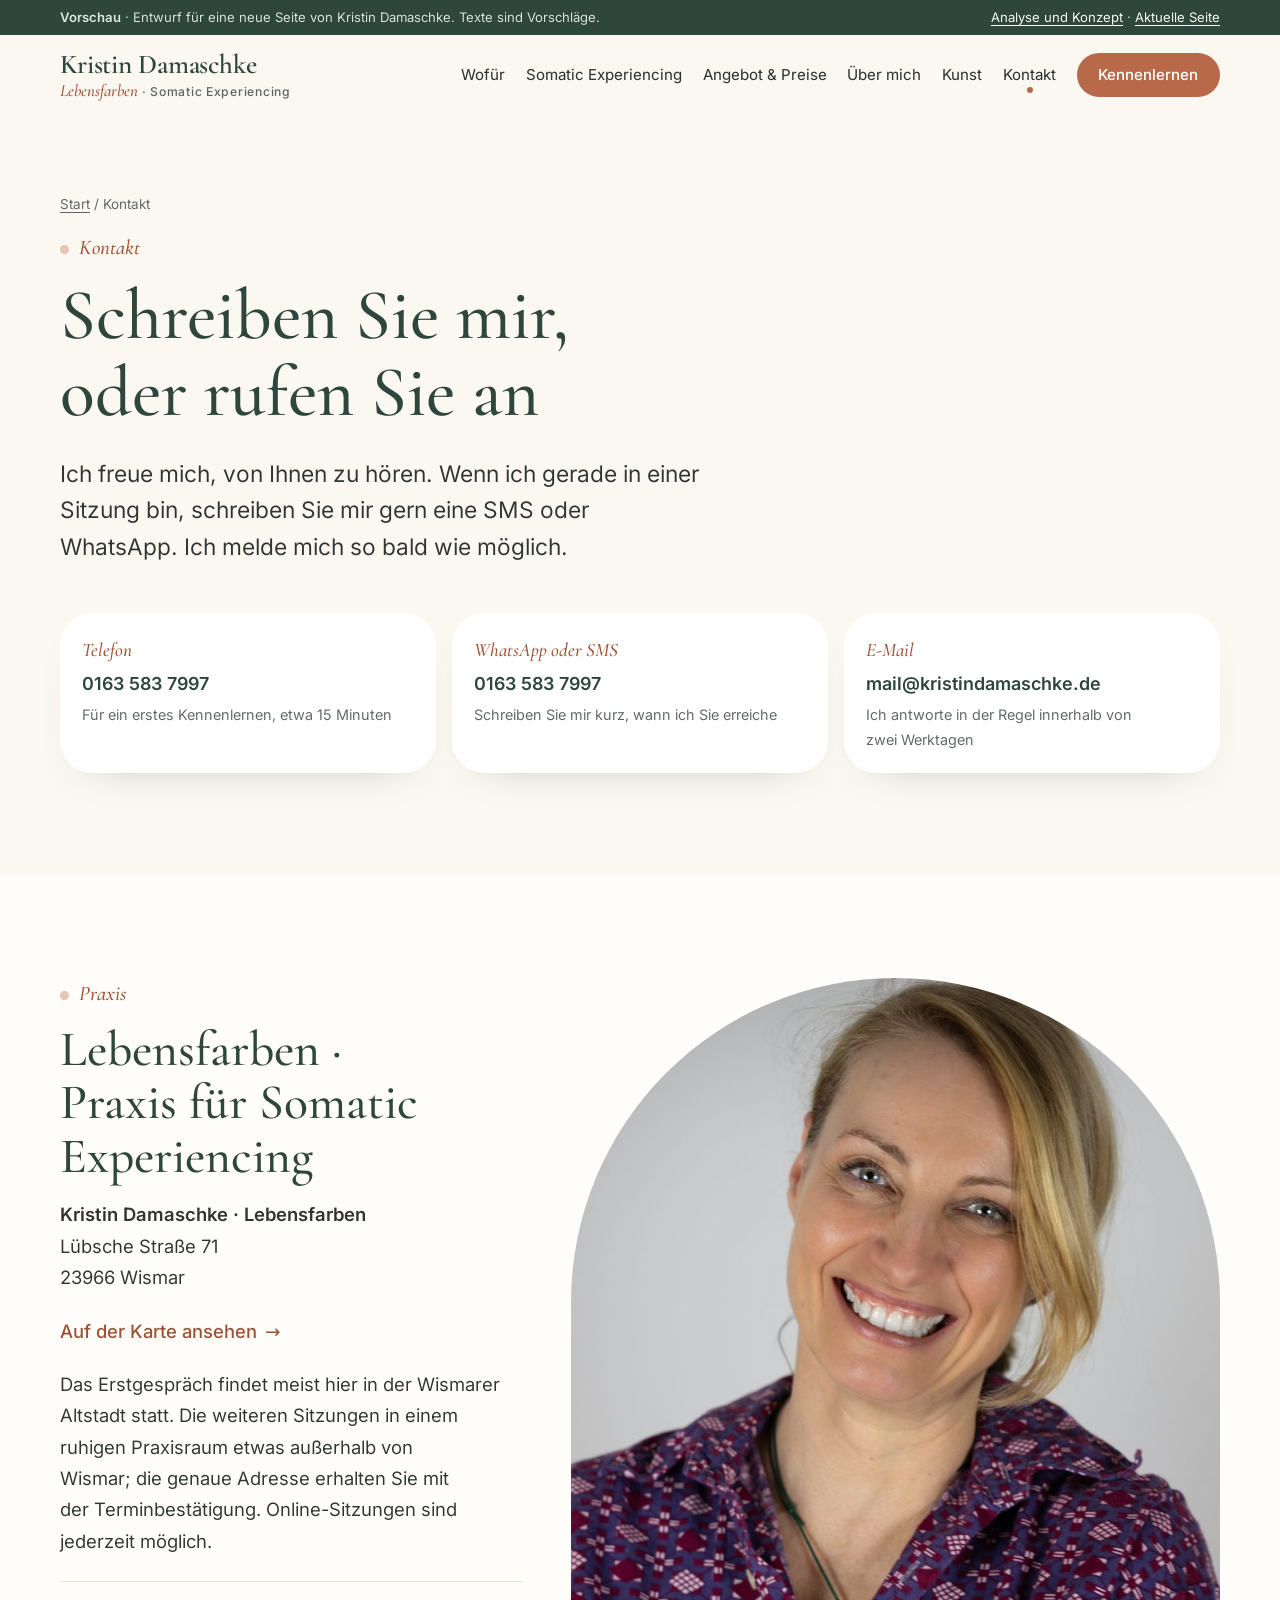
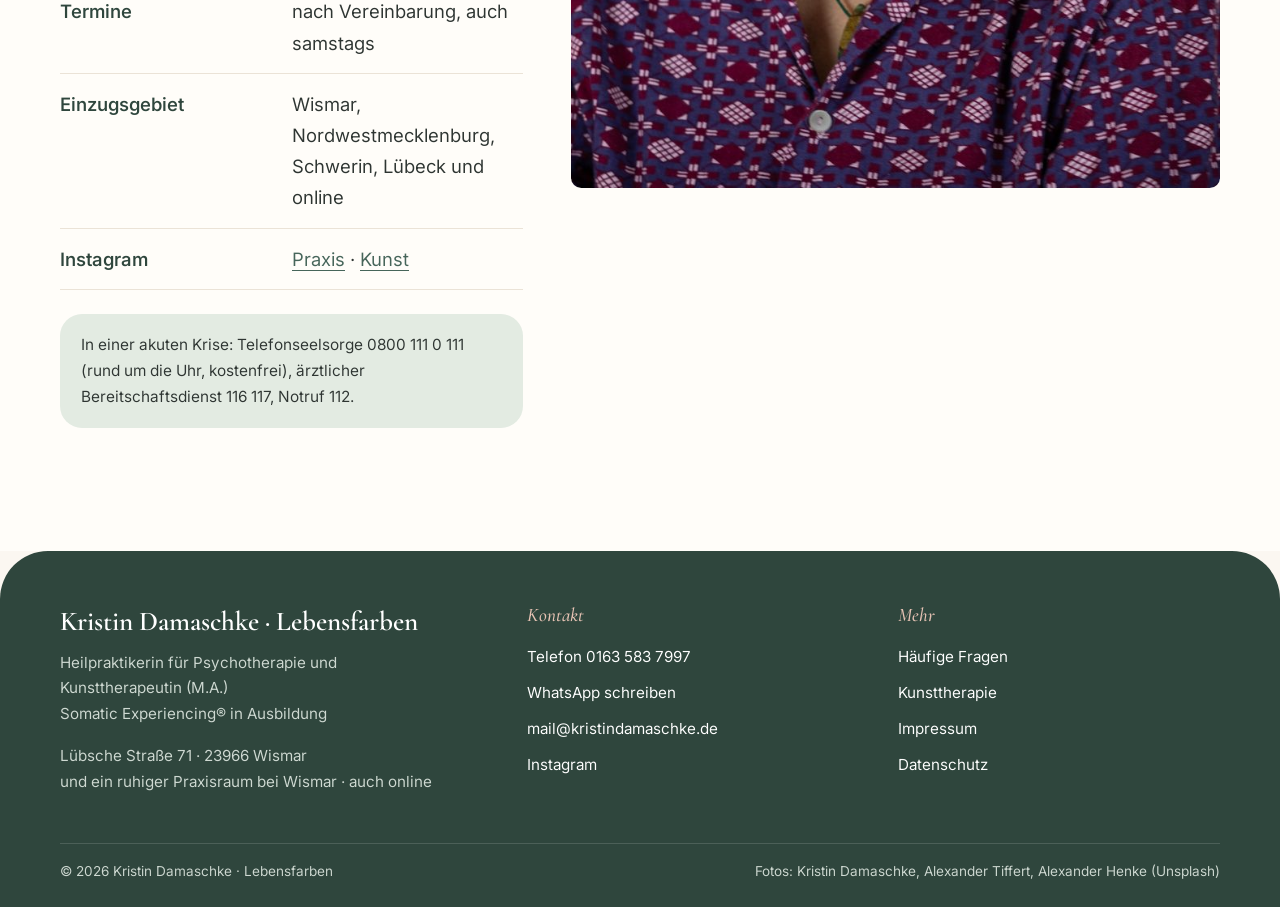
<file: kontakt/index.html>
<!doctype html>
<html lang="de">
<head>
<meta charset="utf-8">
<meta name="viewport" content="width=device-width, initial-scale=1">
<meta name="robots" content="noindex, nofollow, noarchive, noimageindex">
<meta name="googlebot" content="noindex, nofollow">
<title>Kontakt · Kristin Damaschke · Lebensfarben Wismar</title>
<meta name="description" content="Kontakt zu Kristin Damaschke, Lebensfarben: Telefon und WhatsApp 0163 583 7997, E-Mail mail@kristindamaschke.de, Lübsche Straße 71, 23966 Wismar.">
<meta name="theme-color" content="#2f4a40">
<link rel="icon" href="../favicon.svg" type="image/svg+xml">
<link rel="preload" href="../fonts/cormorant-garamond-latin-600-normal.woff2" as="font" type="font/woff2" crossorigin>
<link rel="preload" href="../fonts/inter-latin-wght-normal.woff2" as="font" type="font/woff2" crossorigin>
<link rel="stylesheet" href="../style.css">
<script type="application/ld+json">{"@context":"https://schema.org","@graph":[{"@type":"Person","@id":"https://www.lebensfarben.net/#kristin","name":"Kristin Damaschke","givenName":"Kristin","familyName":"Damaschke","jobTitle":"Heilpraktikerin für Psychotherapie und Kunsttherapeutin (M.A.)","description":"Traumasensible, körperorientierte Begleitung mit Somatic Experiencing (in Ausbildung) und Kunsttherapie in Wismar und online. Für Erwachsene, die schon viel verstanden haben und trotzdem immer wieder von alten Gefühlen und Mustern eingeholt werden.","url":"https://www.lebensfarben.net/ueber-mich/","worksFor":{"@id":"https://www.lebensfarben.net/#praxis"},"hasCredential":[{"@type":"EducationalOccupationalCredential","credentialCategory":"Erlaubnis nach dem Heilpraktikergesetz","name":"Heilpraktikerin für Psychotherapie (2018)"},{"@type":"EducationalOccupationalCredential","credentialCategory":"degree","name":"Master of Arts Intermediale Kunsttherapie","recognizedBy":{"@type":"CollegeOrUniversity","name":"MSH Medical School Hamburg"}},{"@type":"EducationalOccupationalCredential","credentialCategory":"Weiterbildung","name":"Somatic Experiencing® nach Peter A. Levine (in Ausbildung seit 2023)"}],"alumniOf":[{"@type":"CollegeOrUniversity","name":"MSH Medical School Hamburg"},{"@type":"CollegeOrUniversity","name":"HAW Hamburg"}],"knowsAbout":["Somatic Experiencing","Traumasensible Begleitung","Nervensystemregulation","Kunsttherapie","Intermediale Kunsttherapie","Stressfolgen und Erschöpfung","Wiederkehrende emotionale Muster","Psychotherapie nach dem Heilpraktikergesetz"],"knowsLanguage":"de","sameAs":["https://www.instagram.com/lebensfarben_psychotherapie/","https://www.instagram.com/kristindamaschke_art/"]},{"@type":"ProfessionalService","@id":"https://www.lebensfarben.net/#praxis","name":"Lebensfarben · Kristin Damaschke","alternateName":"Praxis Lebensfarben Wismar","description":"Praxis für körperorientierte Begleitung (Somatic Experiencing), Psychotherapie nach dem Heilpraktikergesetz und Kunsttherapie in Wismar und online. Selbstzahlerpraxis, Termine nach Vereinbarung.","url":"https://www.lebensfarben.net/","email":"mail@kristindamaschke.de","telephone":"+491635837997","image":"https://www.lebensfarben.net/img/raum-1600.jpg","founder":{"@id":"https://www.lebensfarben.net/#kristin"},"address":{"@type":"PostalAddress","streetAddress":"Lübsche Straße 71","postalCode":"23966","addressLocality":"Wismar","addressRegion":"Mecklenburg-Vorpommern","addressCountry":"DE"},"areaServed":[{"@type":"City","name":"Wismar"},{"@type":"City","name":"Schwerin"},{"@type":"City","name":"Lübeck"},{"@type":"AdministrativeArea","name":"Nordwestmecklenburg"},{"@type":"Country","name":"Deutschland (online)"}],"priceRange":"90–120 € je 50 Minuten","paymentAccepted":"Überweisung, bar","currenciesAccepted":"EUR","hasOfferCatalog":{"@type":"OfferCatalog","name":"Angebote","itemListElement":[{"@type":"Offer","price":"90","priceCurrency":"EUR","itemOffered":{"@type":"Service","name":"Einzelsitzung Psychotherapie (HeilprG), traumasensibel und körperorientiert","description":"50 Minuten, in Wismar oder online."}},{"@type":"Offer","price":"90","priceCurrency":"EUR","itemOffered":{"@type":"Service","name":"Einzelsitzung Nervensystemregulation (Anti-Stress)","description":"50 Minuten, auch bei Neurodivergenz."}},{"@type":"Offer","price":"120","priceCurrency":"EUR","itemOffered":{"@type":"Service","name":"Einzelsitzung Coaching","description":"50 Minuten."}},{"@type":"Offer","itemOffered":{"@type":"Service","name":"Kunsttherapeutische Selbsterfahrungsgruppe","description":"Termine werden auf der Seite angekündigt."}}]},"sameAs":["https://www.instagram.com/lebensfarben_psychotherapie/"]},{"@type":"WebSite","@id":"https://www.lebensfarben.net/#website","url":"https://www.lebensfarben.net/","name":"Lebensfarben · Kristin Damaschke","inLanguage":"de-DE","publisher":{"@id":"https://www.lebensfarben.net/#praxis"}},{"@type":"WebPage","@id":"https://www.lebensfarben.net/kontakt/#seite","url":"https://www.lebensfarben.net/kontakt/","name":"Kontakt","description":"Kontakt zu Kristin Damaschke, Lebensfarben: Telefon und WhatsApp 0163 583 7997, E-Mail mail@kristindamaschke.de, Lübsche Straße 71, 23966 Wismar.","inLanguage":"de-DE","isPartOf":{"@id":"https://www.lebensfarben.net/#website"},"about":{"@id":"https://www.lebensfarben.net/#praxis"}},{"@type":"BreadcrumbList","itemListElement":[{"@type":"ListItem","position":1,"name":"Start","item":"https://www.lebensfarben.net/"},{"@type":"ListItem","position":2,"name":"Kontakt","item":"https://www.lebensfarben.net/kontakt/"}]}]}</script>
<script>document.documentElement.classList.add('js');</script>
</head>
<body>
<a class="skip-link" href="#inhalt">Zum Inhalt springen</a>
<div class="preview-bar"><div class="wrap"><span><strong>Vorschau</strong> · Entwurf für eine neue Seite von Kristin Damaschke. Texte sind Vorschläge.</span><span><a href="../konzept/">Analyse und Konzept</a> · <a href="https://www.lebensfarben.net/" rel="nofollow">Aktuelle Seite</a></span></div></div>
<header class="site-header">
  <div class="wrap">
    <a class="brand" href="../"><span class="brand-name">Kristin Damaschke</span><span class="brand-sub"><b>Lebensfarben</b><span class="brand-sub-more"> · Somatic Experiencing</span></span><span class="visually-hidden">, zur Startseite</span></a>
    <button class="menu-toggle" type="button" aria-expanded="false" aria-controls="hauptmenue"><span>Menü</span><span class="bars" aria-hidden="true"></span></button>
    <nav class="main-nav" id="hauptmenue" aria-label="Hauptmenü"><ul><li><a href="../wofuer/">Wofür</a></li><li><a href="../somatic-experiencing/">Somatic Experiencing</a></li><li><a href="../angebot/">Angebot & Preise</a></li><li><a href="../ueber-mich/">Über mich</a></li><li><a href="../kunst/">Kunst</a></li><li><a href="../kontakt/" aria-current="page">Kontakt</a></li><li class="nav-cta"><a href="../kontakt/#kennenlernen">Kennenlernen</a></li></ul></nav>
  </div>
</header>
<main id="inhalt" tabindex="-1">
<section class="page-head"><div class="wrap"><p class="crumbs"><a href="../">Start</a> / Kontakt</p><p class="eyebrow">Kontakt</p><h1>Schreiben Sie mir, oder rufen Sie an</h1><p class="lead">Ich freue mich, von Ihnen zu hören. Wenn ich gerade in einer Sitzung bin, schreiben Sie mir gern eine SMS oder WhatsApp. Ich melde mich so bald wie möglich.</p></div></section>
<section class="section" style="padding-top:0" id="kennenlernen"><div class="wrap">
  <ul class="contact-ways">
    <li><a href="tel:+491635837997"><span class="label">Telefon</span><span class="value">0163 583 7997</span><span class="hint">Für ein erstes Kennenlernen, etwa 15 Minuten</span></a></li>
    <li><a href="https://wa.me/491635837997"><span class="label">WhatsApp oder SMS</span><span class="value">0163 583 7997</span><span class="hint">Schreiben Sie mir kurz, wann ich Sie erreiche</span></a></li>
    <li><a href="mailto:mail@kristindamaschke.de?subject=Anfrage%20Kennenlernen"><span class="label">E-Mail</span><span class="value">mail@kristindamaschke.de</span><span class="hint">Ich antworte in der Regel innerhalb von zwei Werktagen</span></a></li>
  </ul>
</div></section>

<section class="section white"><div class="wrap">
  <div class="split media-right">
    <div class="split-media portrait"><figure><img src="../img/kristin-lachend-1600.jpg" srcset="../img/kristin-lachend-800.jpg 800w, ../img/kristin-lachend-1600.jpg 1600w" sizes="(min-width: 960px) 460px, 100vw" alt="Kristin Damaschke lacht herzlich in die Kamera" width="1600" height="2000" loading="lazy" decoding="async"></figure></div>
    <div>
      <p class="eyebrow">Praxis</p>
      <h2>Lebensfarben · Praxis für Somatic Experiencing</h2>
      <address><strong>Kristin Damaschke · Lebensfarben</strong><br>Lübsche Straße 71<br>23966 Wismar</address>
      <p style="margin-top:var(--s2)"><a class="more" href="https://www.openstreetmap.org/search?query=L%C3%BCbsche%20Stra%C3%9Fe%2071%2C%2023966%20Wismar">Auf der Karte ansehen <span class="arrow" aria-hidden="true">→</span></a></p>
      <p>Das Erstgespräch findet meist hier in der Wismarer Altstadt statt. Die weiteren Sitzungen in einem ruhigen Praxisraum etwas außerhalb von Wismar; die genaue Adresse erhalten Sie mit der Terminbestätigung. Online-Sitzungen sind jederzeit möglich.</p>
      <dl class="facts">
        <div><dt>Termine</dt><dd>nach Vereinbarung, auch samstags</dd></div>
        <div><dt>Einzugsgebiet</dt><dd>Wismar, Nordwestmecklenburg, Schwerin, Lübeck und online</dd></div>
        <div><dt>Instagram</dt><dd><a href="https://www.instagram.com/lebensfarben_psychotherapie/">Praxis</a> · <a href="https://www.instagram.com/kristindamaschke_art/">Kunst</a></dd></div>
      </dl>
      <div class="note note--crisis" style="margin-top:var(--s3)"><p>In einer akuten Krise: Telefonseelsorge 0800 111 0 111 (rund um die Uhr, kostenfrei), ärztlicher Bereitschaftsdienst 116 117, Notruf 112.</p></div>
    </div>
  </div>
</div></section>

</main>
<footer class="site-footer">
  <div class="wrap">
    <div class="footer-grid">
      <div>
        <p class="footer-name">Kristin Damaschke · Lebensfarben</p>
        <p>Heilpraktikerin für Psychotherapie und Kunsttherapeutin (M.A.)<br>Somatic Experiencing® in Ausbildung</p>
        <address>Lübsche Straße 71 · 23966 Wismar<br>und ein ruhiger Praxisraum bei Wismar · auch online</address>
      </div>
      <div>
        <p class="footer-title">Kontakt</p>
        <ul>
          <li><a href="tel:+491635837997">Telefon 0163 583 7997</a></li>
          <li><a href="https://wa.me/491635837997">WhatsApp schreiben</a></li>
          <li><a href="mailto:mail@kristindamaschke.de">mail@kristindamaschke.de</a></li>
          <li><a href="https://www.instagram.com/lebensfarben_psychotherapie/">Instagram</a></li>
        </ul>
      </div>
      <div>
        <p class="footer-title">Mehr</p>
        <ul>
          <li><a href="../fragen/">Häufige Fragen</a></li>
          <li><a href="../kunsttherapie/">Kunsttherapie</a></li>
          <li><a href="../impressum/">Impressum</a></li>
          <li><a href="../datenschutz/">Datenschutz</a></li>
        </ul>
      </div>
    </div>
    <div class="footer-bottom"><span>© 2026 Kristin Damaschke · Lebensfarben</span><span>Fotos: Kristin Damaschke, Alexander Tiffert, Alexander Henke (Unsplash)</span></div>
  </div>
</footer>
<script>
(function(){
  var root=document.documentElement,header=document.querySelector('.site-header');
  function setH(){if(header)root.style.setProperty('--header-h',Math.round(header.getBoundingClientRect().bottom)+'px');}
  setH();addEventListener('resize',setH);
  function onScroll(){if(header)header.classList.toggle('is-scrolled',scrollY>8);setH();}
  onScroll();addEventListener('scroll',onScroll,{passive:true});
  var btn=document.querySelector('.menu-toggle'),nav=document.getElementById('hauptmenue');
  if(btn&&nav){
    var set=function(o){btn.setAttribute('aria-expanded',String(o));nav.classList.toggle('is-open',o);document.body.style.overflow=o?'hidden':'';setH();};
    btn.addEventListener('click',function(){set(btn.getAttribute('aria-expanded')!=='true');});
    document.addEventListener('keydown',function(e){if(e.key==='Escape'&&btn.getAttribute('aria-expanded')==='true'){set(false);btn.focus();}});
  }
  var items=document.querySelectorAll('.reveal');
  if(!('IntersectionObserver' in window)||matchMedia('(prefers-reduced-motion: reduce)').matches){items.forEach(function(el){el.classList.add('is-in');});}
  else{var io=new IntersectionObserver(function(es){es.forEach(function(en){if(en.isIntersecting){en.target.classList.add('is-in');io.unobserve(en.target);}});},{rootMargin:'0px 0px -8% 0px',threshold:.08});items.forEach(function(el){io.observe(el);});}
})();
</script>
</body>
</html>
</file>
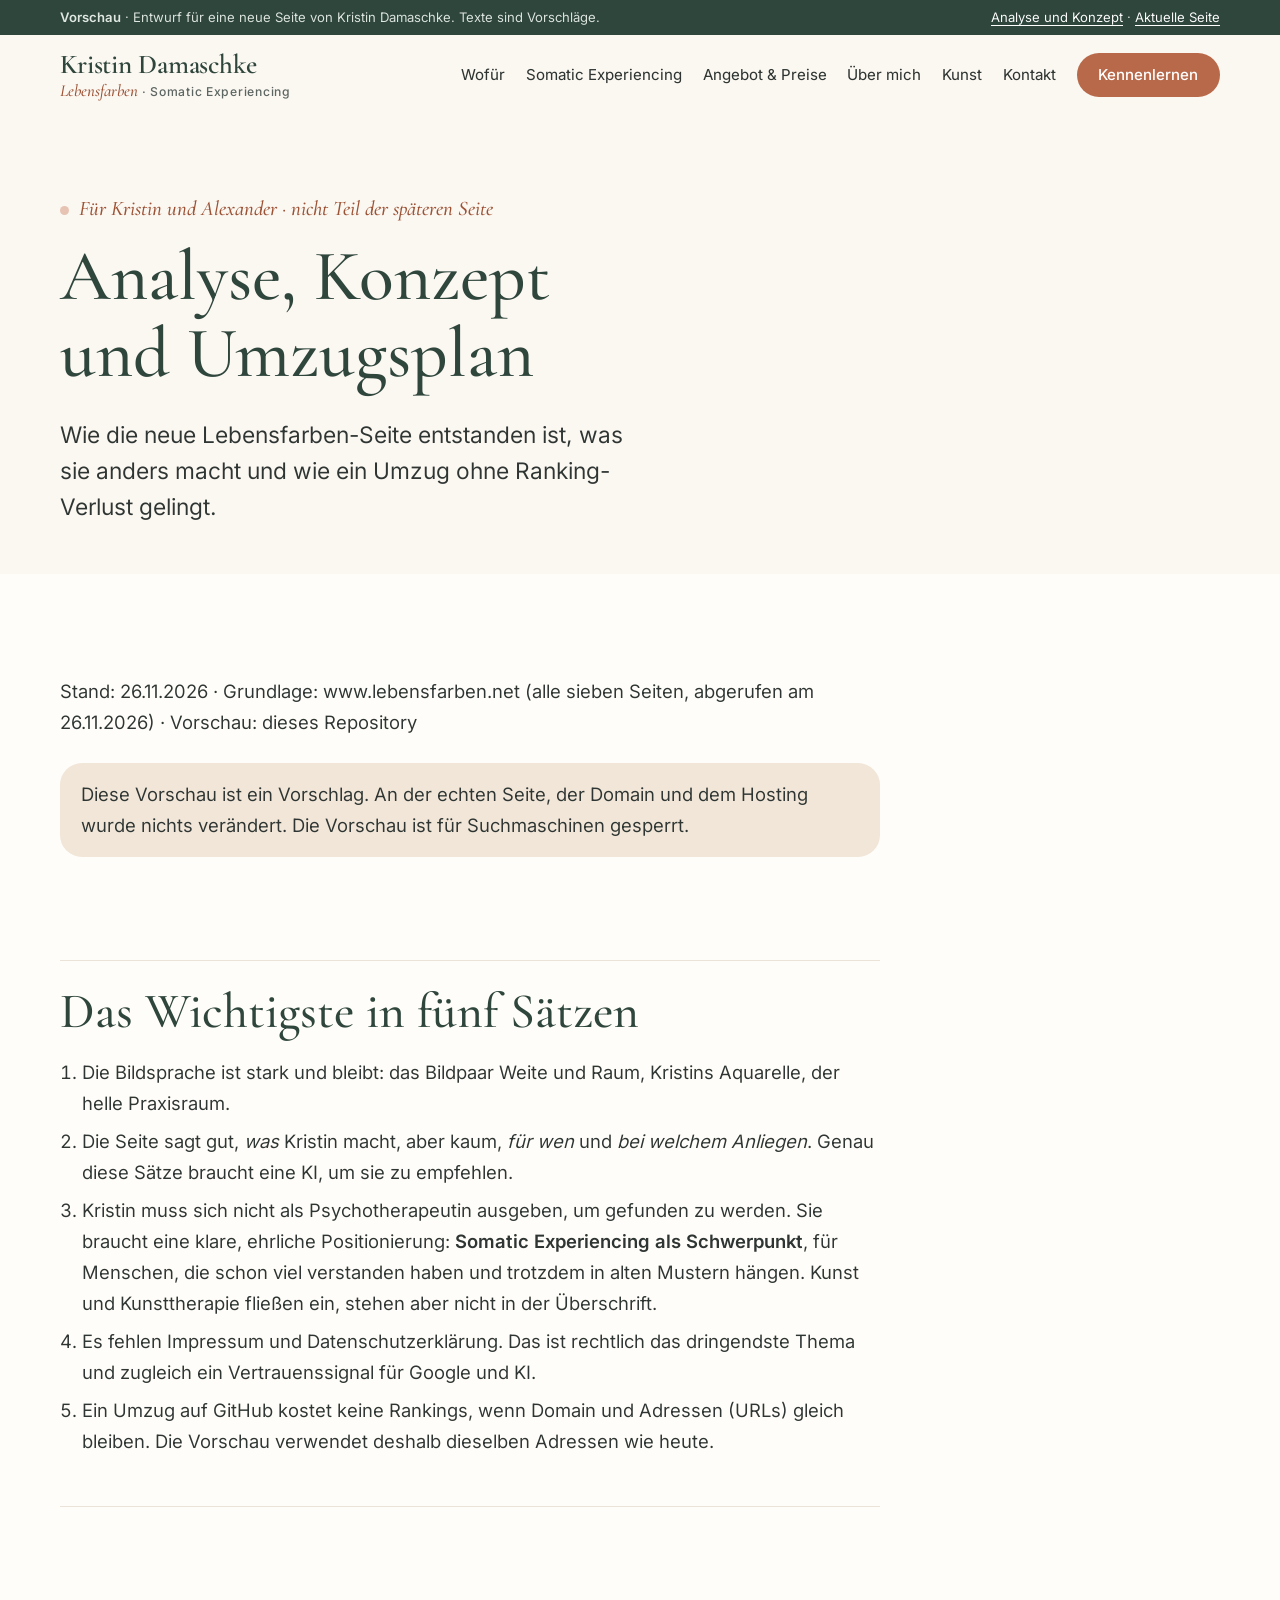
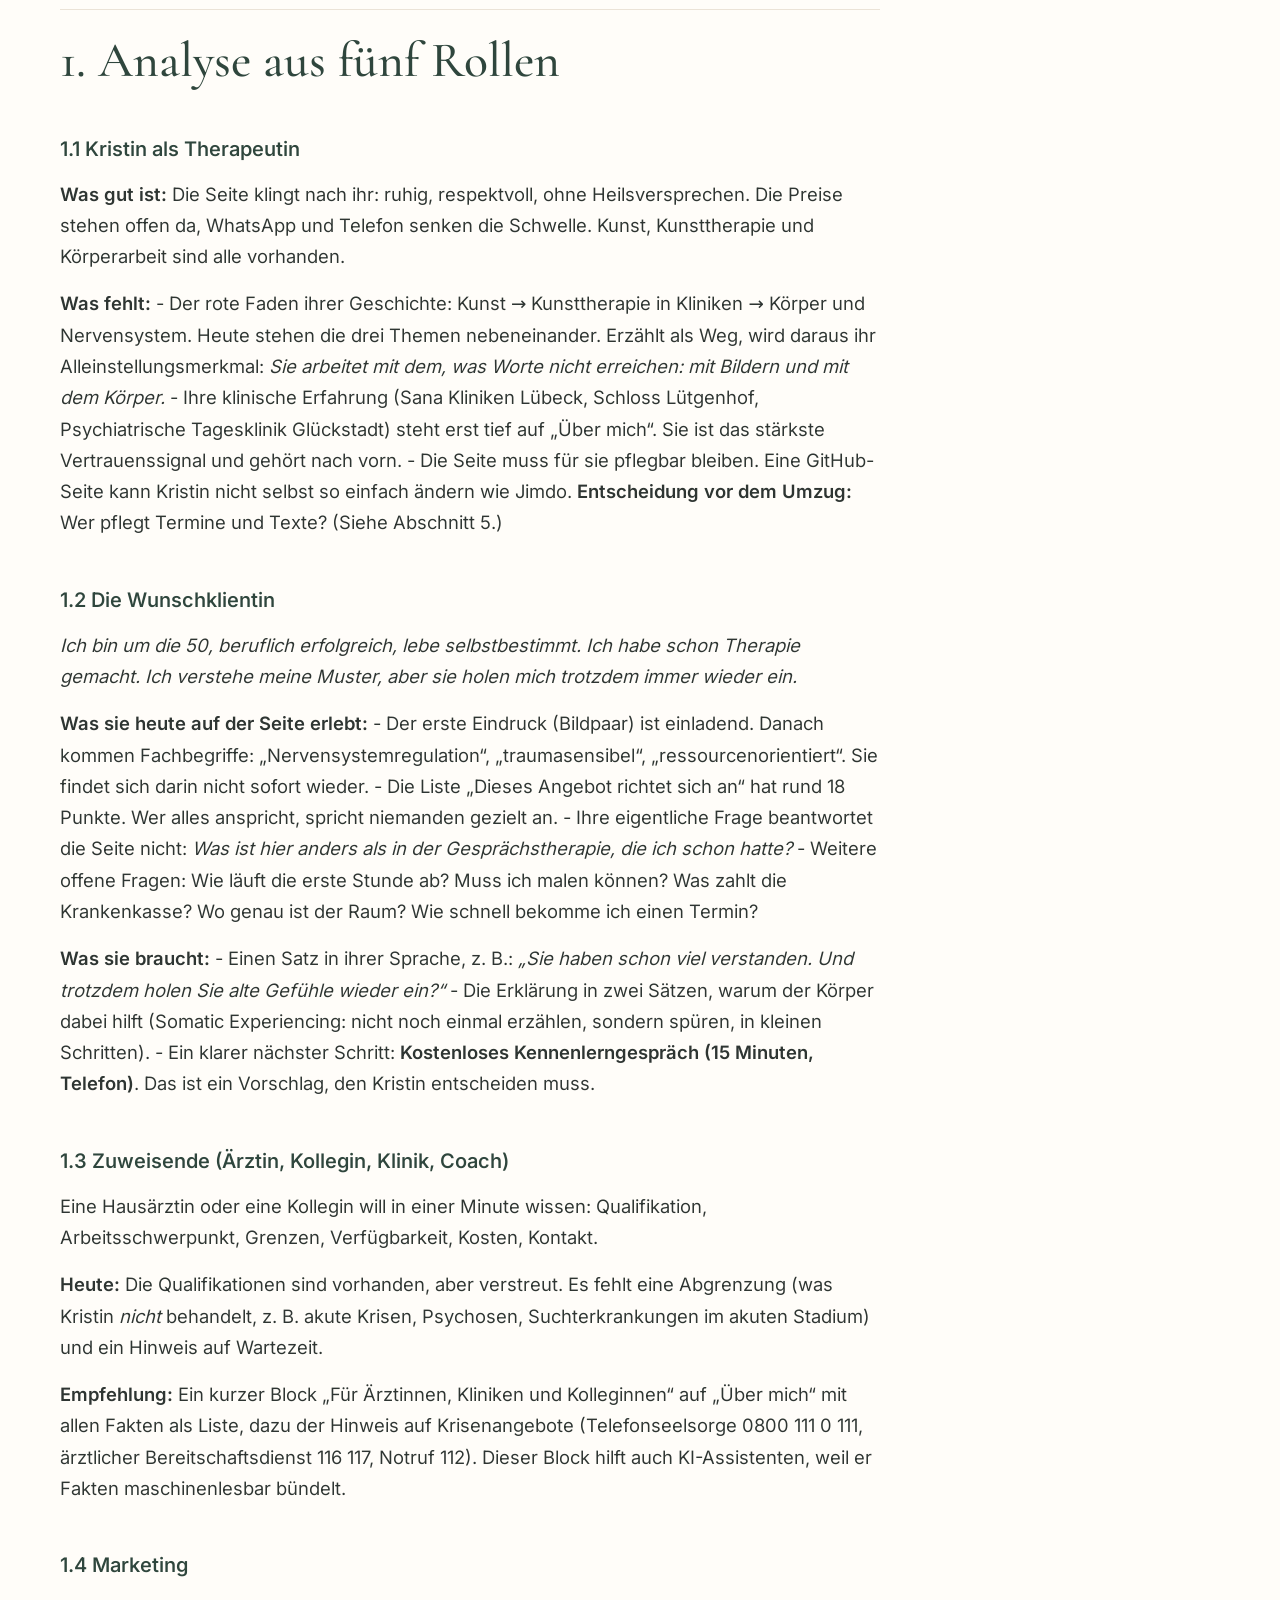
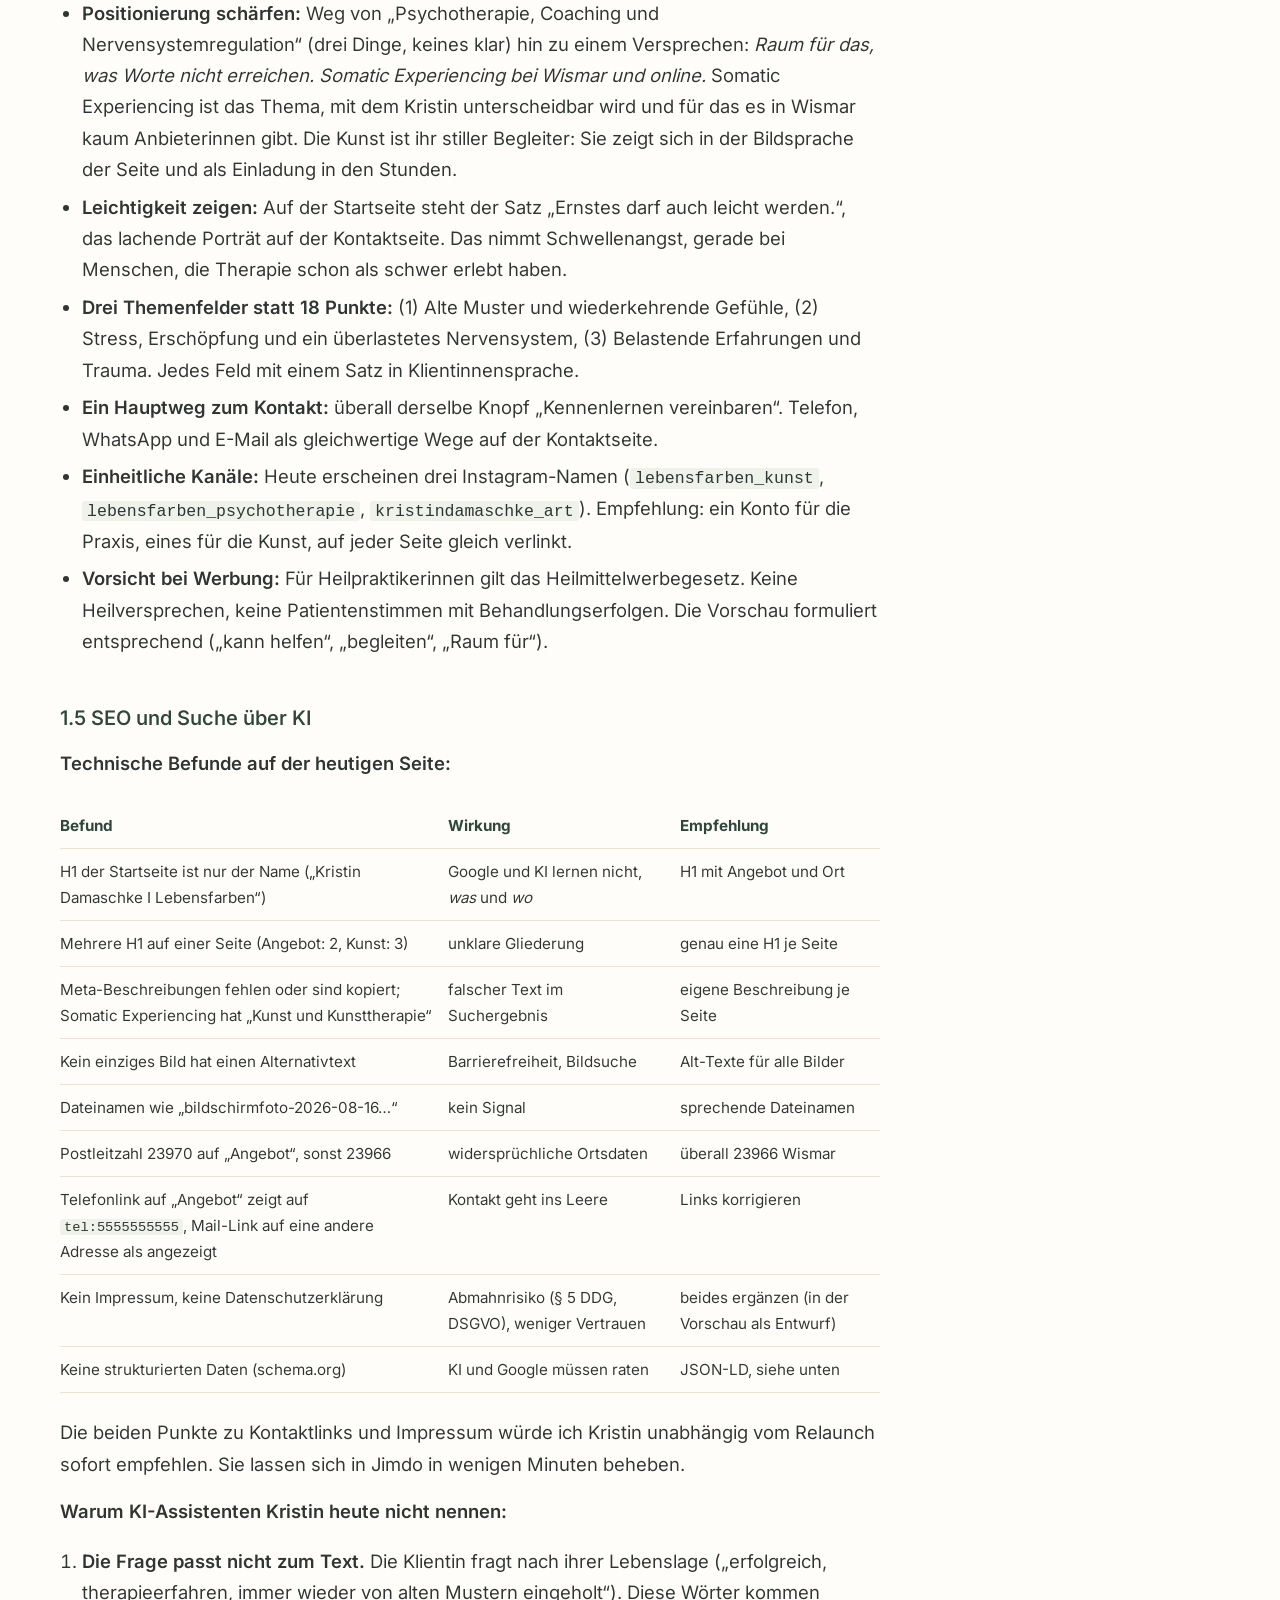
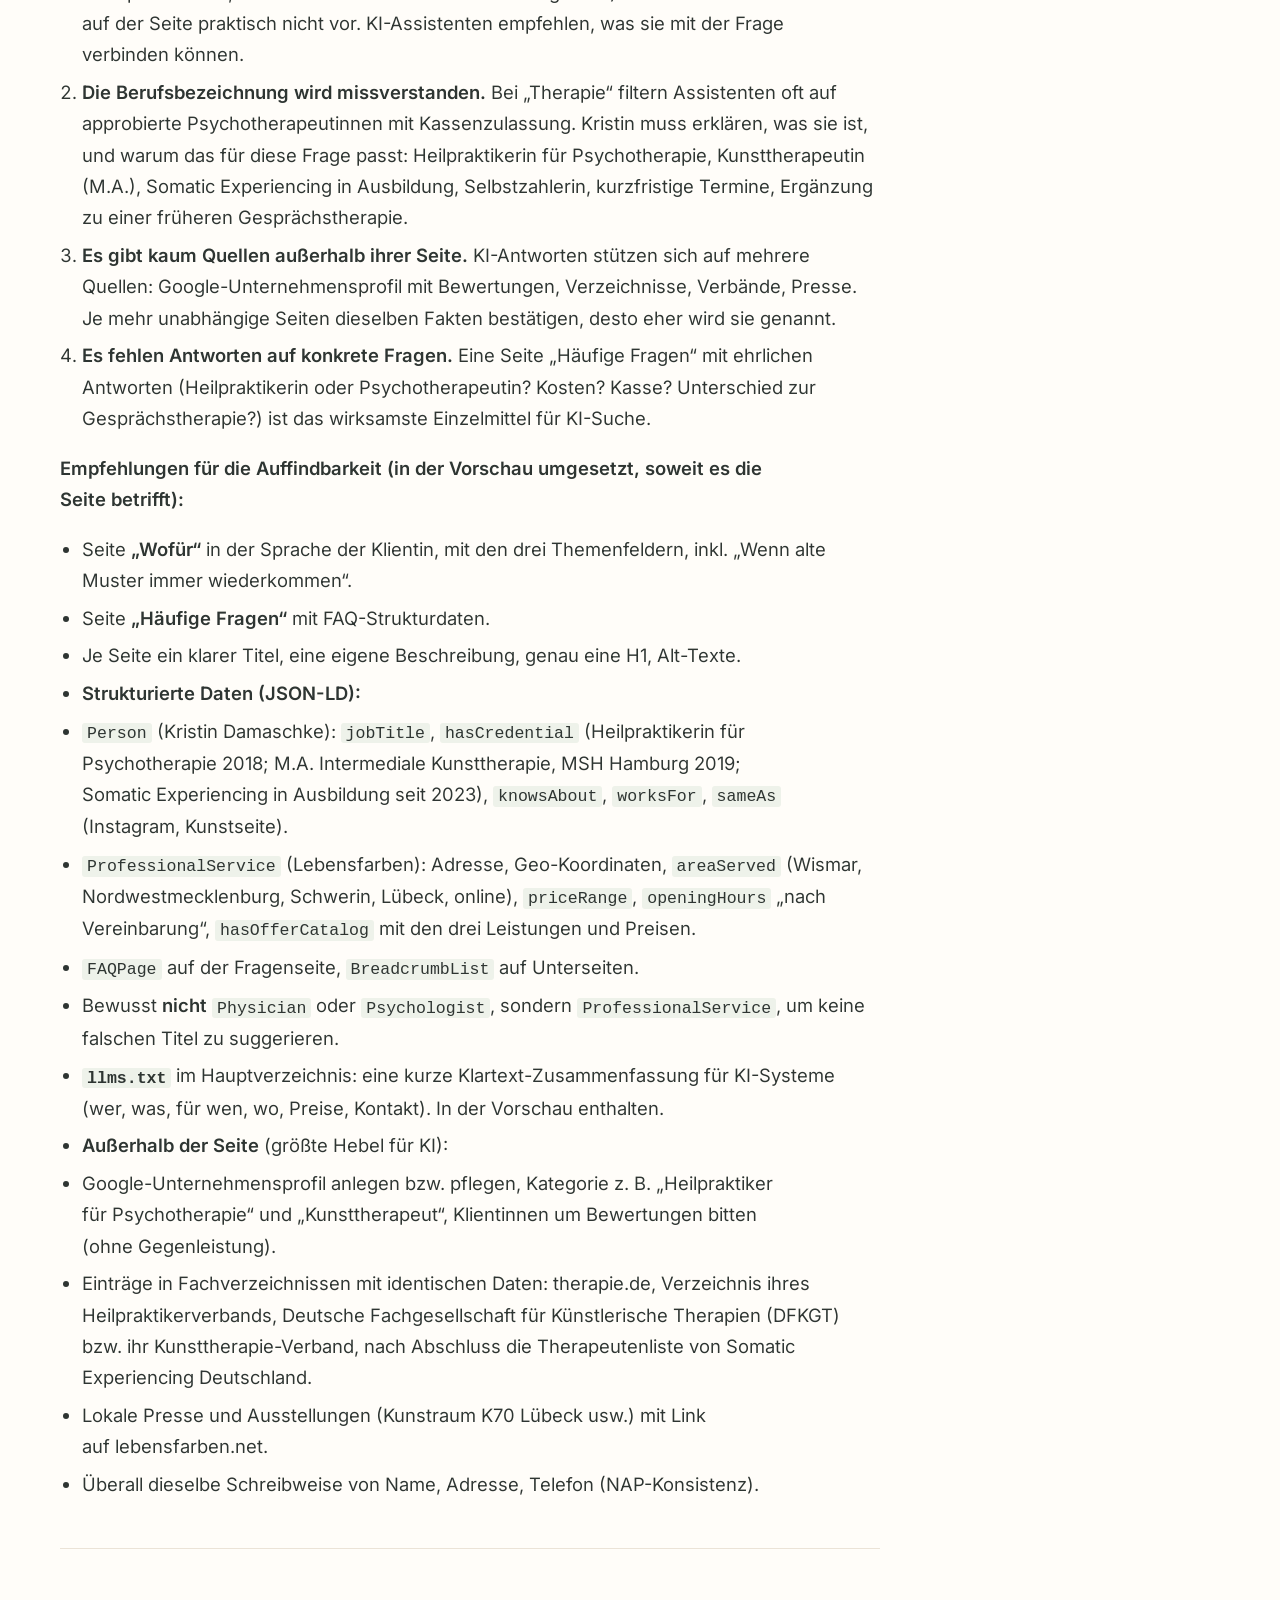
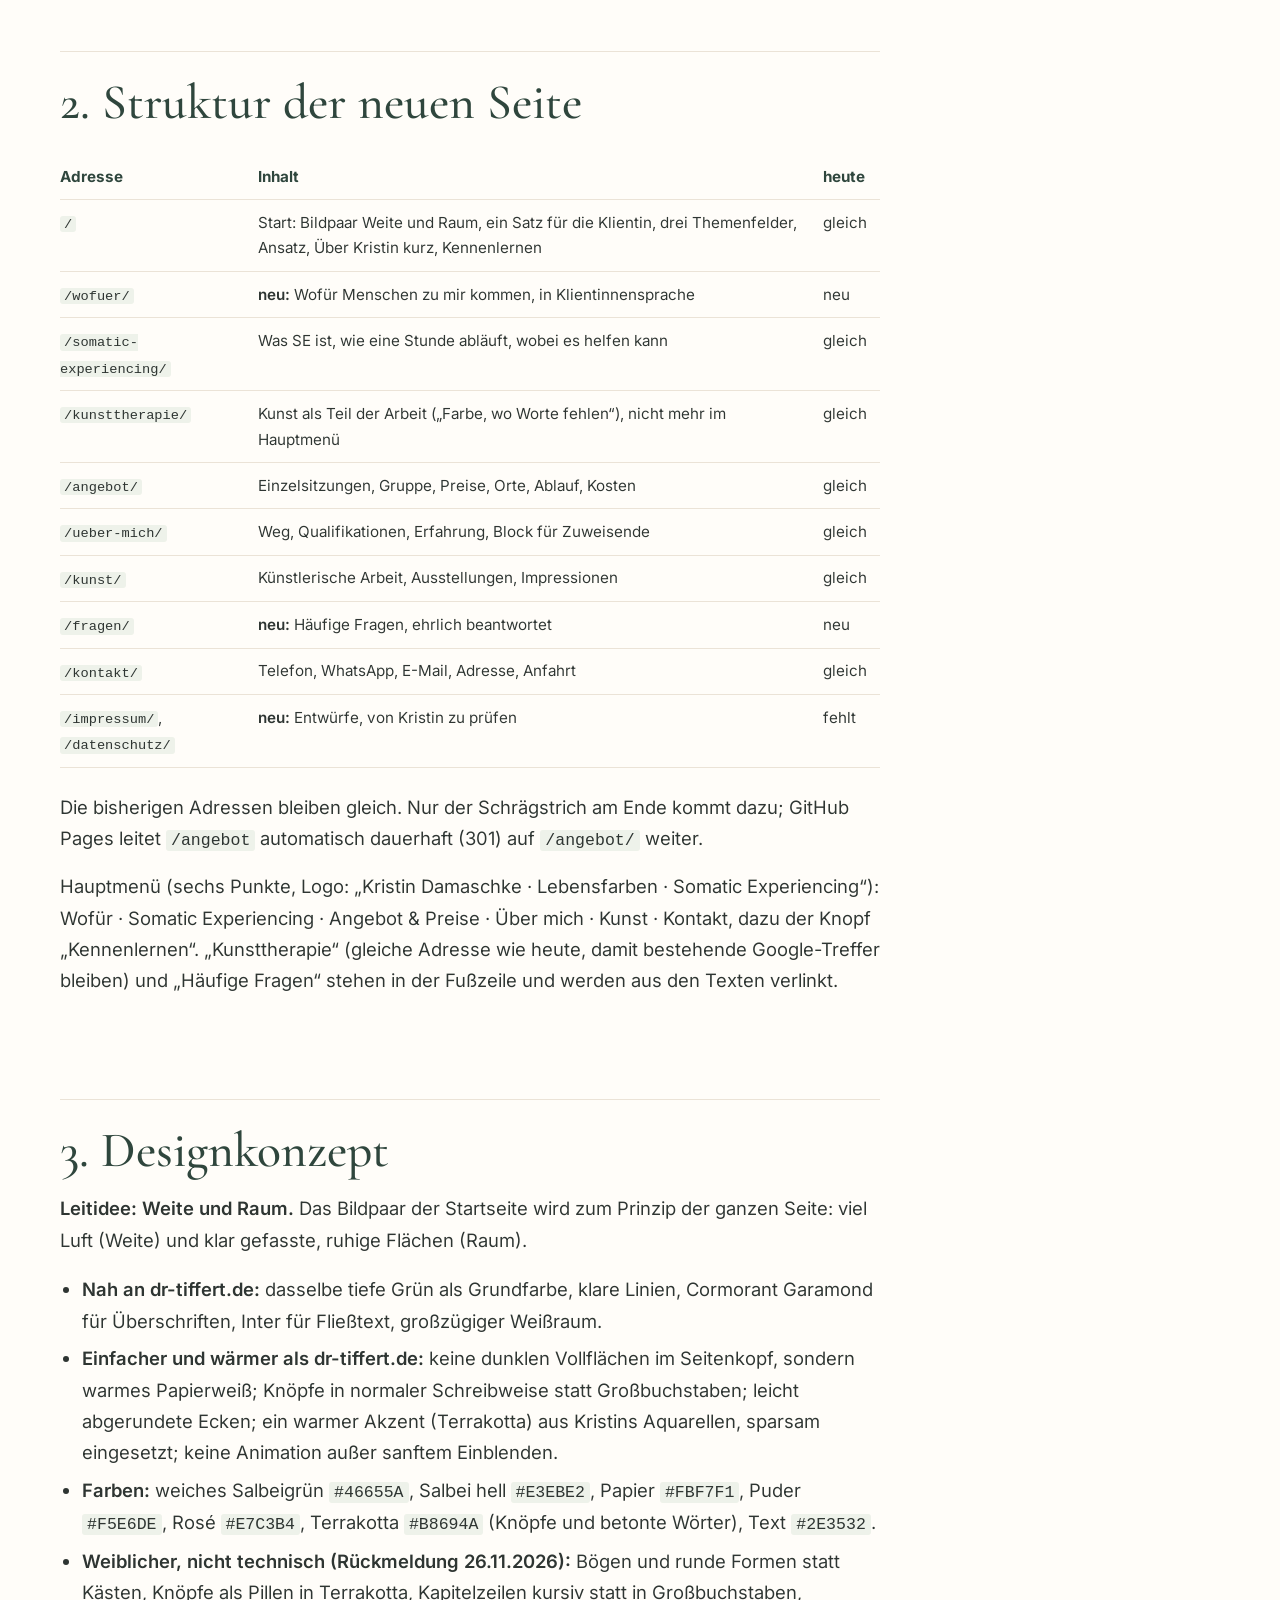
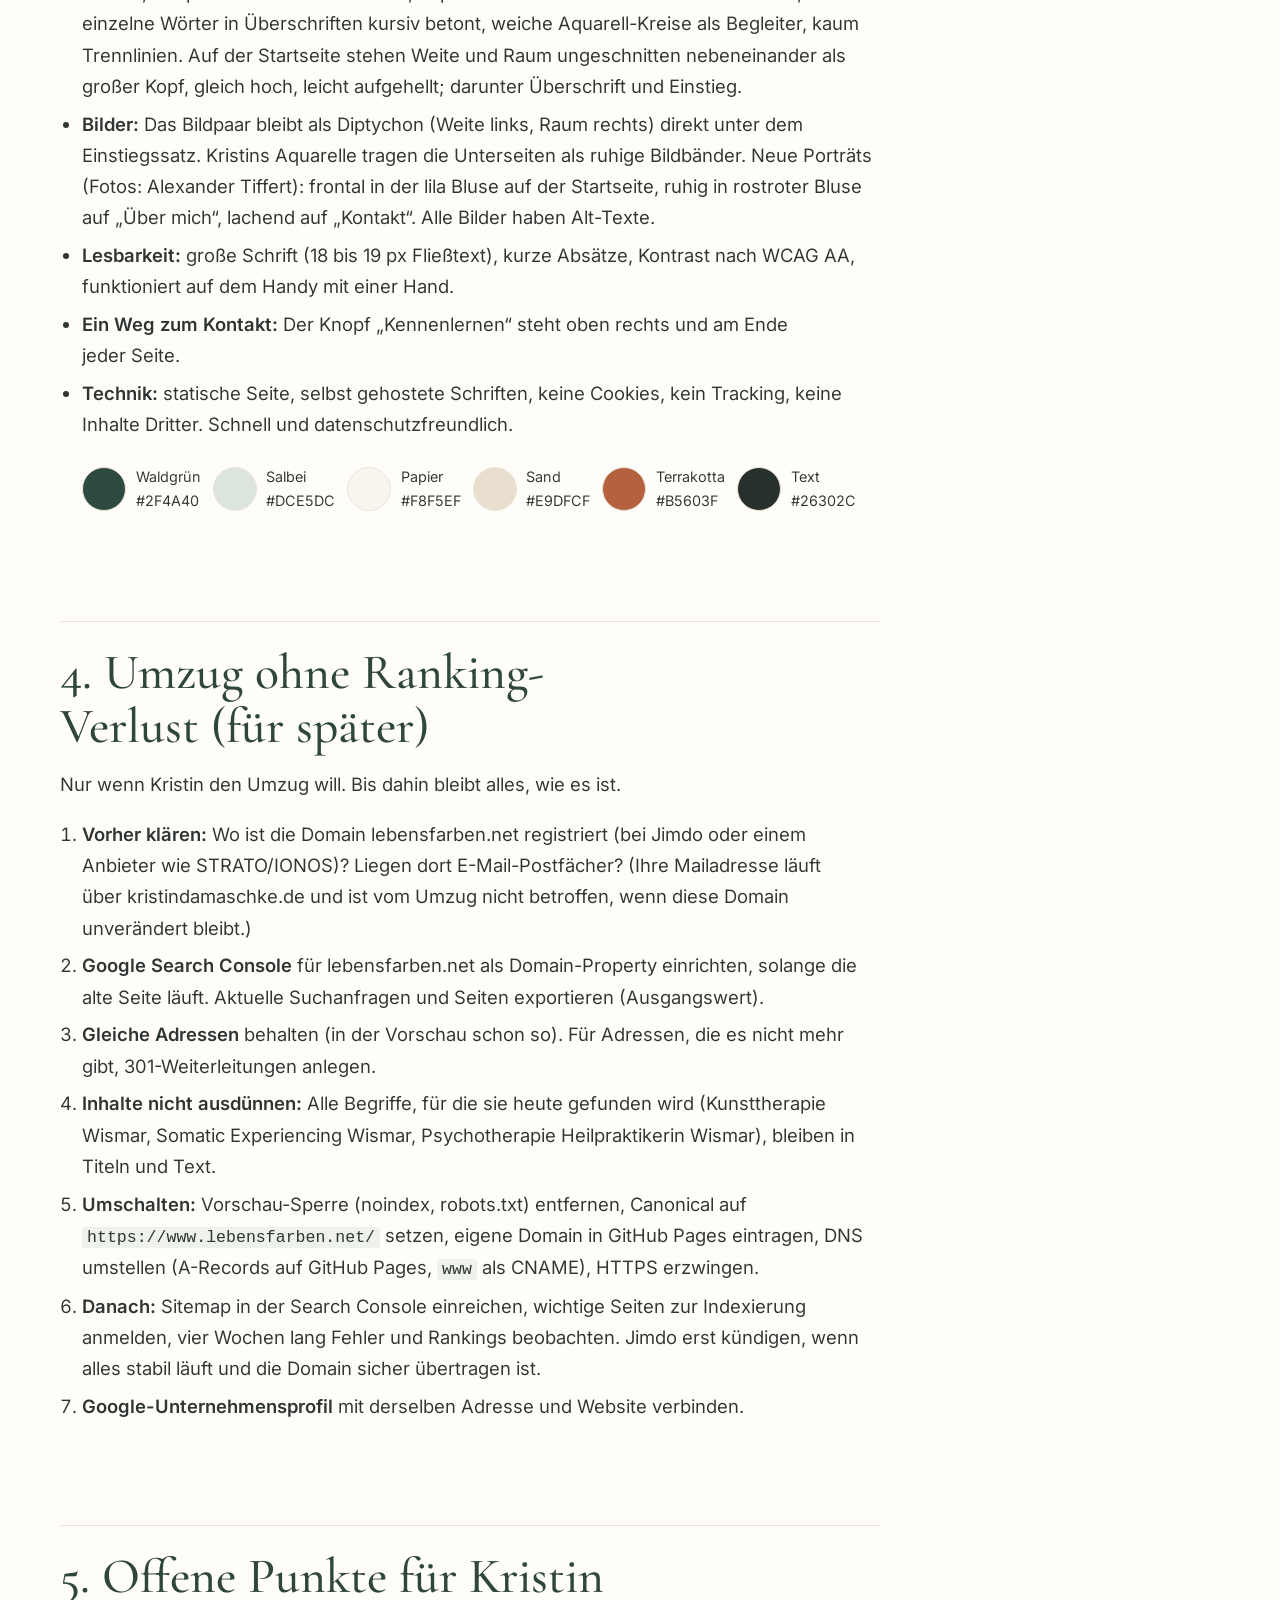
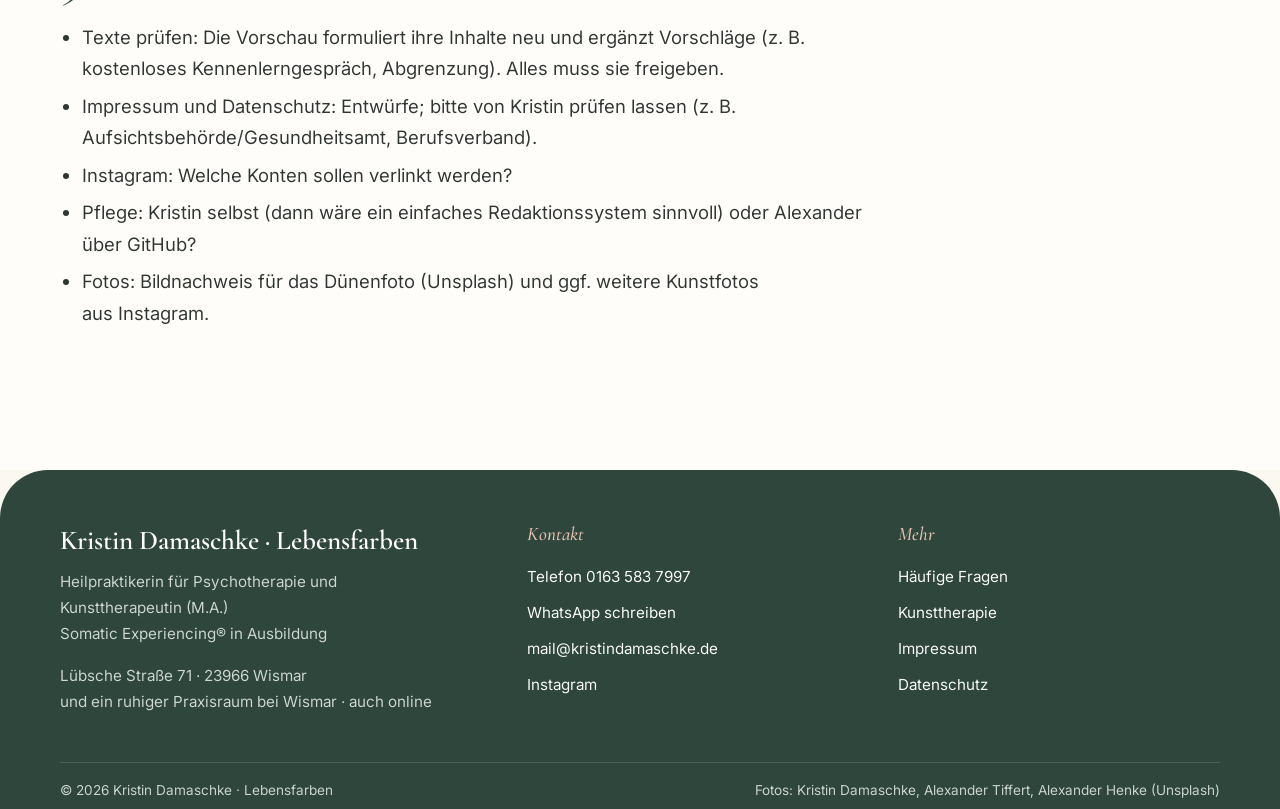
<file: konzept/index.html>
<!doctype html>
<html lang="de">
<head>
<meta charset="utf-8">
<meta name="viewport" content="width=device-width, initial-scale=1">
<meta name="robots" content="noindex, nofollow, noarchive, noimageindex">
<meta name="googlebot" content="noindex, nofollow">
<title>Analyse und Konzept · Kristin Damaschke · Lebensfarben Wismar</title>
<meta name="description" content="Analyse von lebensfarben.net aus fünf Rollen, Designkonzept und Umzugsplan.">
<meta name="theme-color" content="#2f4a40">
<link rel="icon" href="../favicon.svg" type="image/svg+xml">
<link rel="preload" href="../fonts/cormorant-garamond-latin-600-normal.woff2" as="font" type="font/woff2" crossorigin>
<link rel="preload" href="../fonts/inter-latin-wght-normal.woff2" as="font" type="font/woff2" crossorigin>
<link rel="stylesheet" href="../style.css">
<script type="application/ld+json">{"@context":"https://schema.org","@graph":[{"@type":"Person","@id":"https://www.lebensfarben.net/#kristin","name":"Kristin Damaschke","givenName":"Kristin","familyName":"Damaschke","jobTitle":"Heilpraktikerin für Psychotherapie und Kunsttherapeutin (M.A.)","description":"Traumasensible, körperorientierte Begleitung mit Somatic Experiencing (in Ausbildung) und Kunsttherapie in Wismar und online. Für Erwachsene, die schon viel verstanden haben und trotzdem immer wieder von alten Gefühlen und Mustern eingeholt werden.","url":"https://www.lebensfarben.net/ueber-mich/","worksFor":{"@id":"https://www.lebensfarben.net/#praxis"},"hasCredential":[{"@type":"EducationalOccupationalCredential","credentialCategory":"Erlaubnis nach dem Heilpraktikergesetz","name":"Heilpraktikerin für Psychotherapie (2018)"},{"@type":"EducationalOccupationalCredential","credentialCategory":"degree","name":"Master of Arts Intermediale Kunsttherapie","recognizedBy":{"@type":"CollegeOrUniversity","name":"MSH Medical School Hamburg"}},{"@type":"EducationalOccupationalCredential","credentialCategory":"Weiterbildung","name":"Somatic Experiencing® nach Peter A. Levine (in Ausbildung seit 2023)"}],"alumniOf":[{"@type":"CollegeOrUniversity","name":"MSH Medical School Hamburg"},{"@type":"CollegeOrUniversity","name":"HAW Hamburg"}],"knowsAbout":["Somatic Experiencing","Traumasensible Begleitung","Nervensystemregulation","Kunsttherapie","Intermediale Kunsttherapie","Stressfolgen und Erschöpfung","Wiederkehrende emotionale Muster","Psychotherapie nach dem Heilpraktikergesetz"],"knowsLanguage":"de","sameAs":["https://www.instagram.com/lebensfarben_psychotherapie/","https://www.instagram.com/kristindamaschke_art/"]},{"@type":"ProfessionalService","@id":"https://www.lebensfarben.net/#praxis","name":"Lebensfarben · Kristin Damaschke","alternateName":"Praxis Lebensfarben Wismar","description":"Praxis für körperorientierte Begleitung (Somatic Experiencing), Psychotherapie nach dem Heilpraktikergesetz und Kunsttherapie in Wismar und online. Selbstzahlerpraxis, Termine nach Vereinbarung.","url":"https://www.lebensfarben.net/","email":"mail@kristindamaschke.de","telephone":"+491635837997","image":"https://www.lebensfarben.net/img/raum-1600.jpg","founder":{"@id":"https://www.lebensfarben.net/#kristin"},"address":{"@type":"PostalAddress","streetAddress":"Lübsche Straße 71","postalCode":"23966","addressLocality":"Wismar","addressRegion":"Mecklenburg-Vorpommern","addressCountry":"DE"},"areaServed":[{"@type":"City","name":"Wismar"},{"@type":"City","name":"Schwerin"},{"@type":"City","name":"Lübeck"},{"@type":"AdministrativeArea","name":"Nordwestmecklenburg"},{"@type":"Country","name":"Deutschland (online)"}],"priceRange":"90–120 € je 50 Minuten","paymentAccepted":"Überweisung, bar","currenciesAccepted":"EUR","hasOfferCatalog":{"@type":"OfferCatalog","name":"Angebote","itemListElement":[{"@type":"Offer","price":"90","priceCurrency":"EUR","itemOffered":{"@type":"Service","name":"Einzelsitzung Psychotherapie (HeilprG), traumasensibel und körperorientiert","description":"50 Minuten, in Wismar oder online."}},{"@type":"Offer","price":"90","priceCurrency":"EUR","itemOffered":{"@type":"Service","name":"Einzelsitzung Nervensystemregulation (Anti-Stress)","description":"50 Minuten, auch bei Neurodivergenz."}},{"@type":"Offer","price":"120","priceCurrency":"EUR","itemOffered":{"@type":"Service","name":"Einzelsitzung Coaching","description":"50 Minuten."}},{"@type":"Offer","itemOffered":{"@type":"Service","name":"Kunsttherapeutische Selbsterfahrungsgruppe","description":"Termine werden auf der Seite angekündigt."}}]},"sameAs":["https://www.instagram.com/lebensfarben_psychotherapie/"]},{"@type":"WebSite","@id":"https://www.lebensfarben.net/#website","url":"https://www.lebensfarben.net/","name":"Lebensfarben · Kristin Damaschke","inLanguage":"de-DE","publisher":{"@id":"https://www.lebensfarben.net/#praxis"}},{"@type":"WebPage","@id":"https://www.lebensfarben.net/konzept/#seite","url":"https://www.lebensfarben.net/konzept/","name":"Analyse und Konzept","description":"Analyse von lebensfarben.net aus fünf Rollen, Designkonzept und Umzugsplan.","inLanguage":"de-DE","isPartOf":{"@id":"https://www.lebensfarben.net/#website"},"about":{"@id":"https://www.lebensfarben.net/#praxis"}}]}</script>
<script>document.documentElement.classList.add('js');</script>
</head>
<body>
<a class="skip-link" href="#inhalt">Zum Inhalt springen</a>
<div class="preview-bar"><div class="wrap"><span><strong>Vorschau</strong> · Entwurf für eine neue Seite von Kristin Damaschke. Texte sind Vorschläge.</span><span><a href="../konzept/">Analyse und Konzept</a> · <a href="https://www.lebensfarben.net/" rel="nofollow">Aktuelle Seite</a></span></div></div>
<header class="site-header">
  <div class="wrap">
    <a class="brand" href="../"><span class="brand-name">Kristin Damaschke</span><span class="brand-sub"><b>Lebensfarben</b><span class="brand-sub-more"> · Somatic Experiencing</span></span><span class="visually-hidden">, zur Startseite</span></a>
    <button class="menu-toggle" type="button" aria-expanded="false" aria-controls="hauptmenue"><span>Menü</span><span class="bars" aria-hidden="true"></span></button>
    <nav class="main-nav" id="hauptmenue" aria-label="Hauptmenü"><ul><li><a href="../wofuer/">Wofür</a></li><li><a href="../somatic-experiencing/">Somatic Experiencing</a></li><li><a href="../angebot/">Angebot & Preise</a></li><li><a href="../ueber-mich/">Über mich</a></li><li><a href="../kunst/">Kunst</a></li><li><a href="../kontakt/">Kontakt</a></li><li class="nav-cta"><a href="../kontakt/#kennenlernen">Kennenlernen</a></li></ul></nav>
  </div>
</header>
<main id="inhalt" tabindex="-1">
<section class="page-head"><div class="wrap"><p class="eyebrow">Für Kristin und Alexander · nicht Teil der späteren Seite</p><h1>Analyse, Konzept und Umzugsplan</h1><p class="lead">Wie die neue Lebensfarben-Seite entstanden ist, was sie anders macht und wie ein Umzug ohne Ranking-Verlust gelingt.</p></div></section>
<section class="section white"><div class="wrap"><div class="prose"><p>Stand: 26.11.2026 · Grundlage: www.lebensfarben.net (alle sieben Seiten, abgerufen am 26.11.2026) · Vorschau: dieses Repository</p>
<blockquote>
<p>Diese Vorschau ist ein Vorschlag. An der echten Seite, der Domain und dem Hosting wurde nichts verändert. Die Vorschau ist für Suchmaschinen gesperrt.</p>
</blockquote>
<h2>Das Wichtigste in fünf Sätzen</h2>
<ol>
<li>Die Bildsprache ist stark und bleibt: das Bildpaar Weite und Raum, Kristins Aquarelle, der helle Praxisraum.</li>
<li>Die Seite sagt gut, <em>was</em> Kristin macht, aber kaum, <em>für wen</em> und <em>bei welchem Anliegen</em>. Genau diese Sätze braucht eine KI, um sie zu empfehlen.</li>
<li>Kristin muss sich nicht als Psychotherapeutin ausgeben, um gefunden zu werden. Sie braucht eine klare, ehrliche Positionierung: <strong>Somatic Experiencing als Schwerpunkt</strong>, für Menschen, die schon viel verstanden haben und trotzdem in alten Mustern hängen. Kunst und Kunsttherapie fließen ein, stehen aber nicht in der Überschrift.</li>
<li>Es fehlen Impressum und Datenschutzerklärung. Das ist rechtlich das dringendste Thema und zugleich ein Vertrauenssignal für Google und KI.</li>
<li>Ein Umzug auf GitHub kostet keine Rankings, wenn Domain und Adressen (URLs) gleich bleiben. Die Vorschau verwendet deshalb dieselben Adressen wie heute.</li>
</ol>
<hr />
<h2>1. Analyse aus fünf Rollen</h2>
<h3>1.1 Kristin als Therapeutin</h3>
<p><strong>Was gut ist:</strong> Die Seite klingt nach ihr: ruhig, respektvoll, ohne Heilsversprechen. Die Preise stehen offen da, WhatsApp und Telefon senken die Schwelle. Kunst, Kunsttherapie und Körperarbeit sind alle vorhanden.</p>
<p><strong>Was fehlt:</strong>
- Der rote Faden ihrer Geschichte: Kunst → Kunsttherapie in Kliniken → Körper und Nervensystem. Heute stehen die drei Themen nebeneinander. Erzählt als Weg, wird daraus ihr Alleinstellungsmerkmal: <em>Sie arbeitet mit dem, was Worte nicht erreichen: mit Bildern und mit dem Körper.</em>
- Ihre klinische Erfahrung (Sana Kliniken Lübeck, Schloss Lütgenhof, Psychiatrische Tagesklinik Glückstadt) steht erst tief auf „Über mich“. Sie ist das stärkste Vertrauenssignal und gehört nach vorn.
- Die Seite muss für sie pflegbar bleiben. Eine GitHub-Seite kann Kristin nicht selbst so einfach ändern wie Jimdo. <strong>Entscheidung vor dem Umzug:</strong> Wer pflegt Termine und Texte? (Siehe Abschnitt 5.)</p>
<h3>1.2 Die Wunschklientin</h3>
<p><em>Ich bin um die 50, beruflich erfolgreich, lebe selbstbestimmt. Ich habe schon Therapie gemacht. Ich verstehe meine Muster, aber sie holen mich trotzdem immer wieder ein.</em></p>
<p><strong>Was sie heute auf der Seite erlebt:</strong>
- Der erste Eindruck (Bildpaar) ist einladend. Danach kommen Fachbegriffe: „Nervensystemregulation“, „traumasensibel“, „ressourcenorientiert“. Sie findet sich darin nicht sofort wieder.
- Die Liste „Dieses Angebot richtet sich an“ hat rund 18 Punkte. Wer alles anspricht, spricht niemanden gezielt an.
- Ihre eigentliche Frage beantwortet die Seite nicht: <em>Was ist hier anders als in der Gesprächstherapie, die ich schon hatte?</em>
- Weitere offene Fragen: Wie läuft die erste Stunde ab? Muss ich malen können? Was zahlt die Krankenkasse? Wo genau ist der Raum? Wie schnell bekomme ich einen Termin?</p>
<p><strong>Was sie braucht:</strong>
- Einen Satz in ihrer Sprache, z. B.: <em>„Sie haben schon viel verstanden. Und trotzdem holen Sie alte Gefühle wieder ein?“</em>
- Die Erklärung in zwei Sätzen, warum der Körper dabei hilft (Somatic Experiencing: nicht noch einmal erzählen, sondern spüren, in kleinen Schritten).
- Ein klarer nächster Schritt: <strong>Kostenloses Kennenlerngespräch (15 Minuten, Telefon)</strong>. Das ist ein Vorschlag, den Kristin entscheiden muss.</p>
<h3>1.3 Zuweisende (Ärztin, Kollegin, Klinik, Coach)</h3>
<p>Eine Hausärztin oder eine Kollegin will in einer Minute wissen: Qualifikation, Arbeitsschwerpunkt, Grenzen, Verfügbarkeit, Kosten, Kontakt.</p>
<p><strong>Heute:</strong> Die Qualifikationen sind vorhanden, aber verstreut. Es fehlt eine Abgrenzung (was Kristin <em>nicht</em> behandelt, z. B. akute Krisen, Psychosen, Suchterkrankungen im akuten Stadium) und ein Hinweis auf Wartezeit.</p>
<p><strong>Empfehlung:</strong> Ein kurzer Block „Für Ärztinnen, Kliniken und Kolleginnen“ auf „Über mich“ mit allen Fakten als Liste, dazu der Hinweis auf Krisenangebote (Telefonseelsorge 0800 111 0 111, ärztlicher Bereitschaftsdienst 116 117, Notruf 112). Dieser Block hilft auch KI-Assistenten, weil er Fakten maschinenlesbar bündelt.</p>
<h3>1.4 Marketing</h3>
<ul>
<li><strong>Positionierung schärfen:</strong> Weg von „Psychotherapie, Coaching und Nervensystemregulation“ (drei Dinge, keines klar) hin zu einem Versprechen: <em>Raum für das, was Worte nicht erreichen. Somatic Experiencing bei Wismar und online.</em> Somatic Experiencing ist das Thema, mit dem Kristin unterscheidbar wird und für das es in Wismar kaum Anbieterinnen gibt. Die Kunst ist ihr stiller Begleiter: Sie zeigt sich in der Bildsprache der Seite und als Einladung in den Stunden.</li>
<li><strong>Leichtigkeit zeigen:</strong> Auf der Startseite steht der Satz „Ernstes darf auch leicht werden.“, das lachende Porträt auf der Kontaktseite. Das nimmt Schwellenangst, gerade bei Menschen, die Therapie schon als schwer erlebt haben.</li>
<li><strong>Drei Themenfelder statt 18 Punkte:</strong> (1) Alte Muster und wiederkehrende Gefühle, (2) Stress, Erschöpfung und ein überlastetes Nervensystem, (3) Belastende Erfahrungen und Trauma. Jedes Feld mit einem Satz in Klientinnensprache.</li>
<li><strong>Ein Hauptweg zum Kontakt:</strong> überall derselbe Knopf „Kennenlernen vereinbaren“. Telefon, WhatsApp und E-Mail als gleichwertige Wege auf der Kontaktseite.</li>
<li><strong>Einheitliche Kanäle:</strong> Heute erscheinen drei Instagram-Namen (<code>lebensfarben_kunst</code>, <code>lebensfarben_psychotherapie</code>, <code>kristindamaschke_art</code>). Empfehlung: ein Konto für die Praxis, eines für die Kunst, auf jeder Seite gleich verlinkt.</li>
<li><strong>Vorsicht bei Werbung:</strong> Für Heilpraktikerinnen gilt das Heilmittelwerbegesetz. Keine Heilversprechen, keine Patientenstimmen mit Behandlungserfolgen. Die Vorschau formuliert entsprechend („kann helfen“, „begleiten“, „Raum für“).</li>
</ul>
<h3>1.5 SEO und Suche über KI</h3>
<p><strong>Technische Befunde auf der heutigen Seite:</strong></p>
<table>
<thead>
<tr>
<th>Befund</th>
<th>Wirkung</th>
<th>Empfehlung</th>
</tr>
</thead>
<tbody>
<tr>
<td>H1 der Startseite ist nur der Name („Kristin Damaschke I Lebensfarben“)</td>
<td>Google und KI lernen nicht, <em>was</em> und <em>wo</em></td>
<td>H1 mit Angebot und Ort</td>
</tr>
<tr>
<td>Mehrere H1 auf einer Seite (Angebot: 2, Kunst: 3)</td>
<td>unklare Gliederung</td>
<td>genau eine H1 je Seite</td>
</tr>
<tr>
<td>Meta-Beschreibungen fehlen oder sind kopiert; Somatic Experiencing hat „Kunst und Kunsttherapie“</td>
<td>falscher Text im Suchergebnis</td>
<td>eigene Beschreibung je Seite</td>
</tr>
<tr>
<td>Kein einziges Bild hat einen Alternativtext</td>
<td>Barrierefreiheit, Bildsuche</td>
<td>Alt-Texte für alle Bilder</td>
</tr>
<tr>
<td>Dateinamen wie „bildschirmfoto-2026-08-16…“</td>
<td>kein Signal</td>
<td>sprechende Dateinamen</td>
</tr>
<tr>
<td>Postleitzahl 23970 auf „Angebot“, sonst 23966</td>
<td>widersprüchliche Ortsdaten</td>
<td>überall 23966 Wismar</td>
</tr>
<tr>
<td>Telefonlink auf „Angebot“ zeigt auf <code>tel:5555555555</code>, Mail-Link auf eine andere Adresse als angezeigt</td>
<td>Kontakt geht ins Leere</td>
<td>Links korrigieren</td>
</tr>
<tr>
<td>Kein Impressum, keine Datenschutzerklärung</td>
<td>Abmahnrisiko (§ 5 DDG, DSGVO), weniger Vertrauen</td>
<td>beides ergänzen (in der Vorschau als Entwurf)</td>
</tr>
<tr>
<td>Keine strukturierten Daten (schema.org)</td>
<td>KI und Google müssen raten</td>
<td>JSON-LD, siehe unten</td>
</tr>
</tbody>
</table>
<p>Die beiden Punkte zu Kontaktlinks und Impressum würde ich Kristin unabhängig vom Relaunch sofort empfehlen. Sie lassen sich in Jimdo in wenigen Minuten beheben.</p>
<p><strong>Warum KI-Assistenten Kristin heute nicht nennen:</strong></p>
<ol>
<li><strong>Die Frage passt nicht zum Text.</strong> Die Klientin fragt nach ihrer Lebenslage („erfolgreich, therapieerfahren, immer wieder von alten Mustern eingeholt“). Diese Wörter kommen auf der Seite praktisch nicht vor. KI-Assistenten empfehlen, was sie mit der Frage verbinden können.</li>
<li><strong>Die Berufsbezeichnung wird missverstanden.</strong> Bei „Therapie“ filtern Assistenten oft auf approbierte Psychotherapeutinnen mit Kassenzulassung. Kristin muss erklären, was sie ist, und warum das für diese Frage passt: Heilpraktikerin für Psychotherapie, Kunsttherapeutin (M.A.), Somatic Experiencing in Ausbildung, Selbstzahlerin, kurzfristige Termine, Ergänzung zu einer früheren Gesprächstherapie.</li>
<li><strong>Es gibt kaum Quellen außerhalb ihrer Seite.</strong> KI-Antworten stützen sich auf mehrere Quellen: Google-Unternehmensprofil mit Bewertungen, Verzeichnisse, Verbände, Presse. Je mehr unabhängige Seiten dieselben Fakten bestätigen, desto eher wird sie genannt.</li>
<li><strong>Es fehlen Antworten auf konkrete Fragen.</strong> Eine Seite „Häufige Fragen“ mit ehrlichen Antworten (Heilpraktikerin oder Psychotherapeutin? Kosten? Kasse? Unterschied zur Gesprächstherapie?) ist das wirksamste Einzelmittel für KI-Suche.</li>
</ol>
<p><strong>Empfehlungen für die Auffindbarkeit (in der Vorschau umgesetzt, soweit es die Seite betrifft):</strong></p>
<ul>
<li>Seite <strong>„Wofür“</strong> in der Sprache der Klientin, mit den drei Themenfeldern, inkl. „Wenn alte Muster immer wiederkommen“.</li>
<li>Seite <strong>„Häufige Fragen“</strong> mit FAQ-Strukturdaten.</li>
<li>Je Seite ein klarer Titel, eine eigene Beschreibung, genau eine H1, Alt-Texte.</li>
<li><strong>Strukturierte Daten (JSON-LD):</strong></li>
<li><code>Person</code> (Kristin Damaschke): <code>jobTitle</code>, <code>hasCredential</code> (Heilpraktikerin für Psychotherapie 2018; M.A. Intermediale Kunsttherapie, MSH Hamburg 2019; Somatic Experiencing in Ausbildung seit 2023), <code>knowsAbout</code>, <code>worksFor</code>, <code>sameAs</code> (Instagram, Kunstseite).</li>
<li><code>ProfessionalService</code> (Lebensfarben): Adresse, Geo-Koordinaten, <code>areaServed</code> (Wismar, Nordwestmecklenburg, Schwerin, Lübeck, online), <code>priceRange</code>, <code>openingHours</code> „nach Vereinbarung“, <code>hasOfferCatalog</code> mit den drei Leistungen und Preisen.</li>
<li><code>FAQPage</code> auf der Fragenseite, <code>BreadcrumbList</code> auf Unterseiten.</li>
<li>Bewusst <strong>nicht</strong> <code>Physician</code> oder <code>Psychologist</code>, sondern <code>ProfessionalService</code>, um keine falschen Titel zu suggerieren.</li>
<li><strong><code>llms.txt</code></strong> im Hauptverzeichnis: eine kurze Klartext-Zusammenfassung für KI-Systeme (wer, was, für wen, wo, Preise, Kontakt). In der Vorschau enthalten.</li>
<li><strong>Außerhalb der Seite</strong> (größte Hebel für KI):</li>
<li>Google-Unternehmensprofil anlegen bzw. pflegen, Kategorie z. B. „Heilpraktiker für Psychotherapie“ und „Kunsttherapeut“, Klientinnen um Bewertungen bitten (ohne Gegenleistung).</li>
<li>Einträge in Fachverzeichnissen mit identischen Daten: therapie.de, Verzeichnis ihres Heilpraktikerverbands, Deutsche Fachgesellschaft für Künstlerische Therapien (DFKGT) bzw. ihr Kunsttherapie-Verband, nach Abschluss die Therapeutenliste von Somatic Experiencing Deutschland.</li>
<li>Lokale Presse und Ausstellungen (Kunstraum K70 Lübeck usw.) mit Link auf lebensfarben.net.</li>
<li>Überall dieselbe Schreibweise von Name, Adresse, Telefon (NAP-Konsistenz).</li>
</ul>
<hr />
<h2>2. Struktur der neuen Seite</h2>
<table>
<thead>
<tr>
<th>Adresse</th>
<th>Inhalt</th>
<th>heute</th>
</tr>
</thead>
<tbody>
<tr>
<td><code>/</code></td>
<td>Start: Bildpaar Weite und Raum, ein Satz für die Klientin, drei Themenfelder, Ansatz, Über Kristin kurz, Kennenlernen</td>
<td>gleich</td>
</tr>
<tr>
<td><code>/wofuer/</code></td>
<td><strong>neu:</strong> Wofür Menschen zu mir kommen, in Klientinnensprache</td>
<td>neu</td>
</tr>
<tr>
<td><code>/somatic-experiencing/</code></td>
<td>Was SE ist, wie eine Stunde abläuft, wobei es helfen kann</td>
<td>gleich</td>
</tr>
<tr>
<td><code>/kunsttherapie/</code></td>
<td>Kunst als Teil der Arbeit („Farbe, wo Worte fehlen“), nicht mehr im Hauptmenü</td>
<td>gleich</td>
</tr>
<tr>
<td><code>/angebot/</code></td>
<td>Einzelsitzungen, Gruppe, Preise, Orte, Ablauf, Kosten</td>
<td>gleich</td>
</tr>
<tr>
<td><code>/ueber-mich/</code></td>
<td>Weg, Qualifikationen, Erfahrung, Block für Zuweisende</td>
<td>gleich</td>
</tr>
<tr>
<td><code>/kunst/</code></td>
<td>Künstlerische Arbeit, Ausstellungen, Impressionen</td>
<td>gleich</td>
</tr>
<tr>
<td><code>/fragen/</code></td>
<td><strong>neu:</strong> Häufige Fragen, ehrlich beantwortet</td>
<td>neu</td>
</tr>
<tr>
<td><code>/kontakt/</code></td>
<td>Telefon, WhatsApp, E-Mail, Adresse, Anfahrt</td>
<td>gleich</td>
</tr>
<tr>
<td><code>/impressum/</code>, <code>/datenschutz/</code></td>
<td><strong>neu:</strong> Entwürfe, von Kristin zu prüfen</td>
<td>fehlt</td>
</tr>
</tbody>
</table>
<p>Die bisherigen Adressen bleiben gleich. Nur der Schrägstrich am Ende kommt dazu; GitHub Pages leitet <code>/angebot</code> automatisch dauerhaft (301) auf <code>/angebot/</code> weiter.</p>
<p>Hauptmenü (sechs Punkte, Logo: „Kristin Damaschke · Lebensfarben · Somatic Experiencing“): Wofür · Somatic Experiencing · Angebot &amp; Preise · Über mich · Kunst · Kontakt, dazu der Knopf „Kennenlernen“. „Kunsttherapie“ (gleiche Adresse wie heute, damit bestehende Google-Treffer bleiben) und „Häufige Fragen“ stehen in der Fußzeile und werden aus den Texten verlinkt.</p>
<h2>3. Designkonzept</h2>
<p><strong>Leitidee: Weite und Raum.</strong> Das Bildpaar der Startseite wird zum Prinzip der ganzen Seite: viel Luft (Weite) und klar gefasste, ruhige Flächen (Raum).</p>
<ul>
<li><strong>Nah an dr-tiffert.de:</strong> dasselbe tiefe Grün als Grundfarbe, klare Linien, Cormorant Garamond für Überschriften, Inter für Fließtext, großzügiger Weißraum.</li>
<li><strong>Einfacher und wärmer als dr-tiffert.de:</strong> keine dunklen Vollflächen im Seitenkopf, sondern warmes Papierweiß; Knöpfe in normaler Schreibweise statt Großbuchstaben; leicht abgerundete Ecken; ein warmer Akzent (Terrakotta) aus Kristins Aquarellen, sparsam eingesetzt; keine Animation außer sanftem Einblenden.</li>
<li><strong>Farben:</strong> weiches Salbeigrün <code>#46655A</code>, Salbei hell <code>#E3EBE2</code>, Papier <code>#FBF7F1</code>, Puder <code>#F5E6DE</code>, Rosé <code>#E7C3B4</code>, Terrakotta <code>#B8694A</code> (Knöpfe und betonte Wörter), Text <code>#2E3532</code>.</li>
<li><strong>Weiblicher, nicht technisch (Rückmeldung 26.11.2026):</strong> Bögen und runde Formen statt Kästen, Knöpfe als Pillen in Terrakotta, Kapitelzeilen kursiv statt in Großbuchstaben, einzelne Wörter in Überschriften kursiv betont, weiche Aquarell-Kreise als Begleiter, kaum Trennlinien. Auf der Startseite stehen Weite und Raum ungeschnitten nebeneinander als großer Kopf, gleich hoch, leicht aufgehellt; darunter Überschrift und Einstieg.</li>
<li><strong>Bilder:</strong> Das Bildpaar bleibt als Diptychon (Weite links, Raum rechts) direkt unter dem Einstiegssatz. Kristins Aquarelle tragen die Unterseiten als ruhige Bildbänder. Neue Porträts (Fotos: Alexander Tiffert): frontal in der lila Bluse auf der Startseite, ruhig in rostroter Bluse auf „Über mich“, lachend auf „Kontakt“. Alle Bilder haben Alt-Texte.</li>
<li><strong>Lesbarkeit:</strong> große Schrift (18 bis 19 px Fließtext), kurze Absätze, Kontrast nach WCAG AA, funktioniert auf dem Handy mit einer Hand.</li>
<li><strong>Ein Weg zum Kontakt:</strong> Der Knopf „Kennenlernen“ steht oben rechts und am Ende jeder Seite.</li>
<li><strong>Technik:</strong> statische Seite, selbst gehostete Schriften, keine Cookies, kein Tracking, keine Inhalte Dritter. Schnell und datenschutzfreundlich.</li>
</ul>
<ul class="swatches" aria-label="Farbpalette"><li><span style="background:#2F4A40"></span>Waldgrün<br>#2F4A40</li><li><span style="background:#DCE5DC"></span>Salbei<br>#DCE5DC</li><li><span style="background:#F8F5EF"></span>Papier<br>#F8F5EF</li><li><span style="background:#E9DFCF"></span>Sand<br>#E9DFCF</li><li><span style="background:#B5603F"></span>Terrakotta<br>#B5603F</li><li><span style="background:#26302C"></span>Text<br>#26302C</li></ul>
<h2>4. Umzug ohne Ranking-Verlust (für später)</h2>
<p>Nur wenn Kristin den Umzug will. Bis dahin bleibt alles, wie es ist.</p>
<ol>
<li><strong>Vorher klären:</strong> Wo ist die Domain lebensfarben.net registriert (bei Jimdo oder einem Anbieter wie STRATO/IONOS)? Liegen dort E-Mail-Postfächer? (Ihre Mailadresse läuft über kristindamaschke.de und ist vom Umzug nicht betroffen, wenn diese Domain unverändert bleibt.)</li>
<li><strong>Google Search Console</strong> für lebensfarben.net als Domain-Property einrichten, solange die alte Seite läuft. Aktuelle Suchanfragen und Seiten exportieren (Ausgangswert).</li>
<li><strong>Gleiche Adressen</strong> behalten (in der Vorschau schon so). Für Adressen, die es nicht mehr gibt, 301-Weiterleitungen anlegen.</li>
<li><strong>Inhalte nicht ausdünnen:</strong> Alle Begriffe, für die sie heute gefunden wird (Kunsttherapie Wismar, Somatic Experiencing Wismar, Psychotherapie Heilpraktikerin Wismar), bleiben in Titeln und Text.</li>
<li><strong>Umschalten:</strong> Vorschau-Sperre (noindex, robots.txt) entfernen, Canonical auf <code>https://www.lebensfarben.net/</code> setzen, eigene Domain in GitHub Pages eintragen, DNS umstellen (A-Records auf GitHub Pages, <code>www</code> als CNAME), HTTPS erzwingen.</li>
<li><strong>Danach:</strong> Sitemap in der Search Console einreichen, wichtige Seiten zur Indexierung anmelden, vier Wochen lang Fehler und Rankings beobachten. Jimdo erst kündigen, wenn alles stabil läuft und die Domain sicher übertragen ist.</li>
<li><strong>Google-Unternehmensprofil</strong> mit derselben Adresse und Website verbinden.</li>
</ol>
<h2>5. Offene Punkte für Kristin</h2>
<ul>
<li>Texte prüfen: Die Vorschau formuliert ihre Inhalte neu und ergänzt Vorschläge (z. B. kostenloses Kennenlerngespräch, Abgrenzung). Alles muss sie freigeben.</li>
<li>Impressum und Datenschutz: Entwürfe; bitte von Kristin prüfen lassen (z. B. Aufsichtsbehörde/Gesundheitsamt, Berufsverband).</li>
<li>Instagram: Welche Konten sollen verlinkt werden?</li>
<li>Pflege: Kristin selbst (dann wäre ein einfaches Redaktionssystem sinnvoll) oder Alexander über GitHub?</li>
<li>Fotos: Bildnachweis für das Dünenfoto (Unsplash) und ggf. weitere Kunstfotos aus Instagram.</li>
</ul></div></div></section>
</main>
<footer class="site-footer">
  <div class="wrap">
    <div class="footer-grid">
      <div>
        <p class="footer-name">Kristin Damaschke · Lebensfarben</p>
        <p>Heilpraktikerin für Psychotherapie und Kunsttherapeutin (M.A.)<br>Somatic Experiencing® in Ausbildung</p>
        <address>Lübsche Straße 71 · 23966 Wismar<br>und ein ruhiger Praxisraum bei Wismar · auch online</address>
      </div>
      <div>
        <p class="footer-title">Kontakt</p>
        <ul>
          <li><a href="tel:+491635837997">Telefon 0163 583 7997</a></li>
          <li><a href="https://wa.me/491635837997">WhatsApp schreiben</a></li>
          <li><a href="mailto:mail@kristindamaschke.de">mail@kristindamaschke.de</a></li>
          <li><a href="https://www.instagram.com/lebensfarben_psychotherapie/">Instagram</a></li>
        </ul>
      </div>
      <div>
        <p class="footer-title">Mehr</p>
        <ul>
          <li><a href="../fragen/">Häufige Fragen</a></li>
          <li><a href="../kunsttherapie/">Kunsttherapie</a></li>
          <li><a href="../impressum/">Impressum</a></li>
          <li><a href="../datenschutz/">Datenschutz</a></li>
        </ul>
      </div>
    </div>
    <div class="footer-bottom"><span>© 2026 Kristin Damaschke · Lebensfarben</span><span>Fotos: Kristin Damaschke, Alexander Tiffert, Alexander Henke (Unsplash)</span></div>
  </div>
</footer>
<script>
(function(){
  var root=document.documentElement,header=document.querySelector('.site-header');
  function setH(){if(header)root.style.setProperty('--header-h',Math.round(header.getBoundingClientRect().bottom)+'px');}
  setH();addEventListener('resize',setH);
  function onScroll(){if(header)header.classList.toggle('is-scrolled',scrollY>8);setH();}
  onScroll();addEventListener('scroll',onScroll,{passive:true});
  var btn=document.querySelector('.menu-toggle'),nav=document.getElementById('hauptmenue');
  if(btn&&nav){
    var set=function(o){btn.setAttribute('aria-expanded',String(o));nav.classList.toggle('is-open',o);document.body.style.overflow=o?'hidden':'';setH();};
    btn.addEventListener('click',function(){set(btn.getAttribute('aria-expanded')!=='true');});
    document.addEventListener('keydown',function(e){if(e.key==='Escape'&&btn.getAttribute('aria-expanded')==='true'){set(false);btn.focus();}});
  }
  var items=document.querySelectorAll('.reveal');
  if(!('IntersectionObserver' in window)||matchMedia('(prefers-reduced-motion: reduce)').matches){items.forEach(function(el){el.classList.add('is-in');});}
  else{var io=new IntersectionObserver(function(es){es.forEach(function(en){if(en.isIntersecting){en.target.classList.add('is-in');io.unobserve(en.target);}});},{rootMargin:'0px 0px -8% 0px',threshold:.08});items.forEach(function(el){io.observe(el);});}
})();
</script>
</body>
</html>
</file>
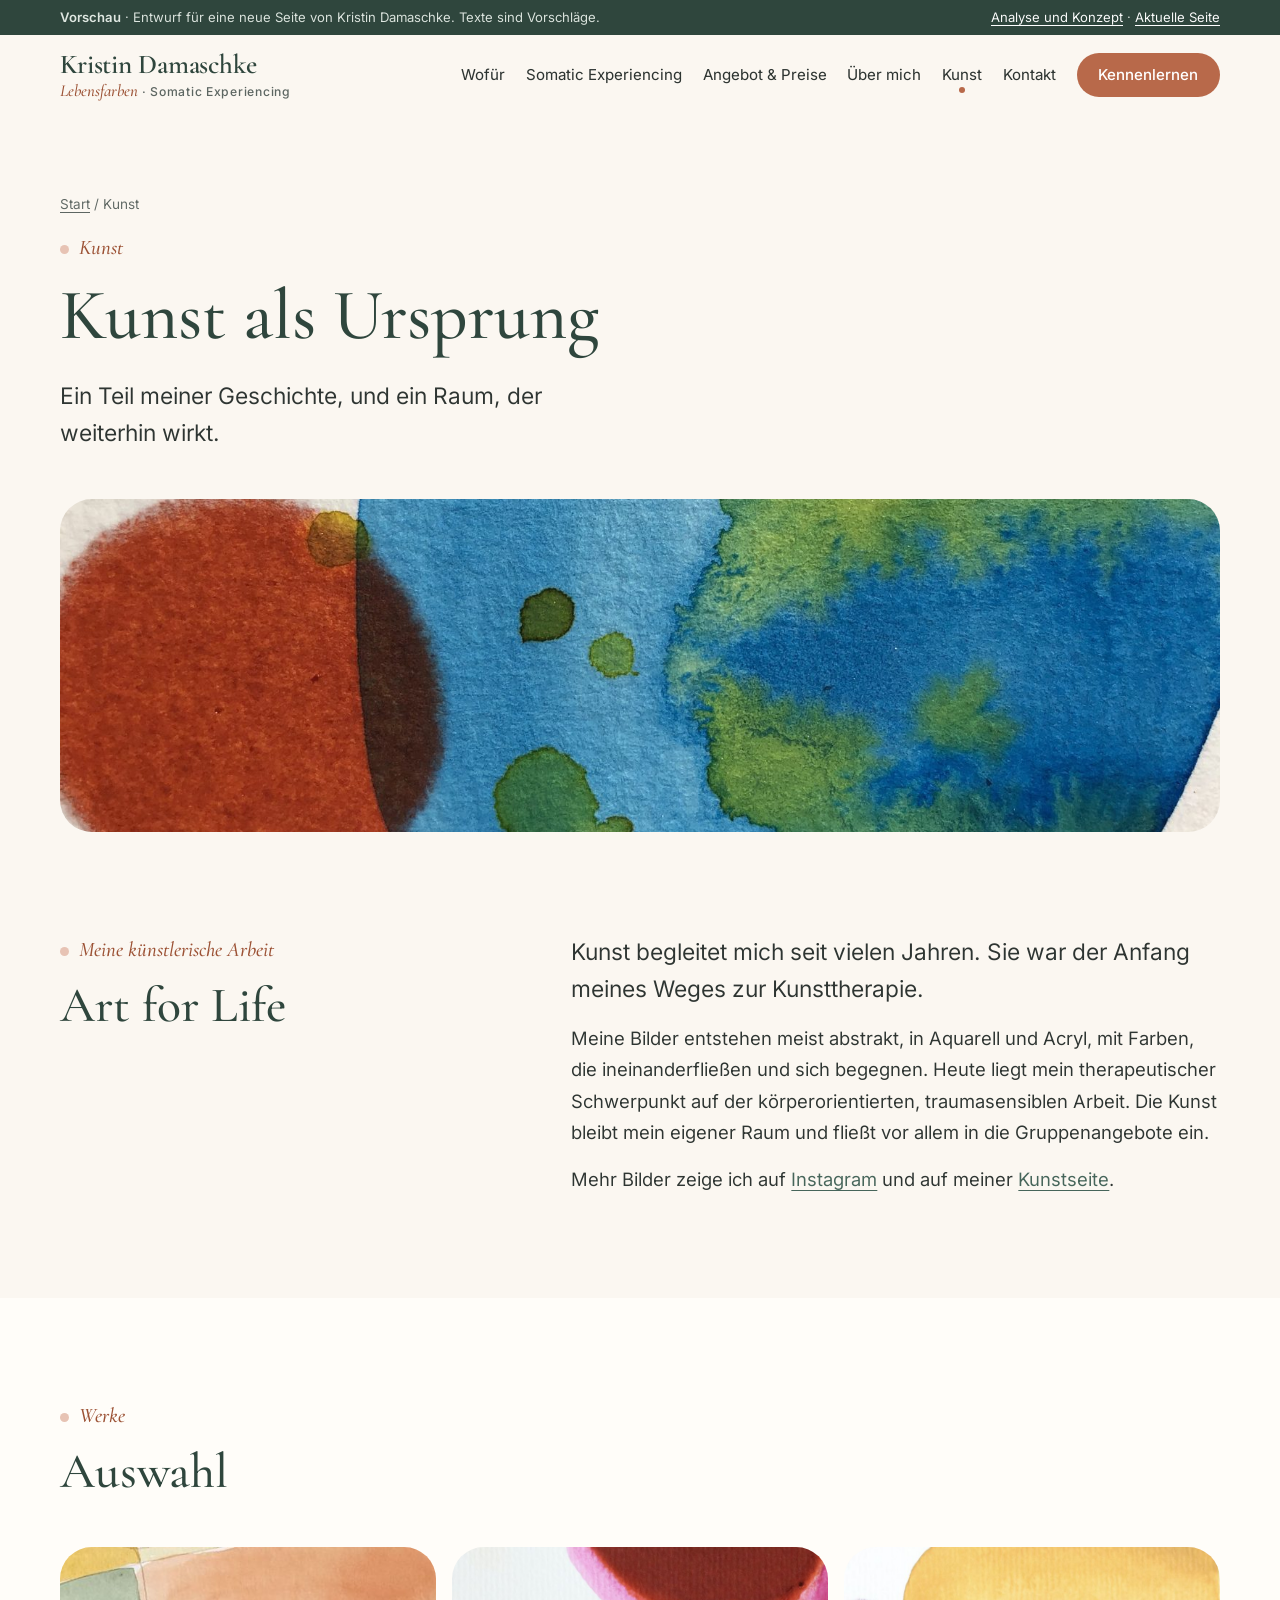
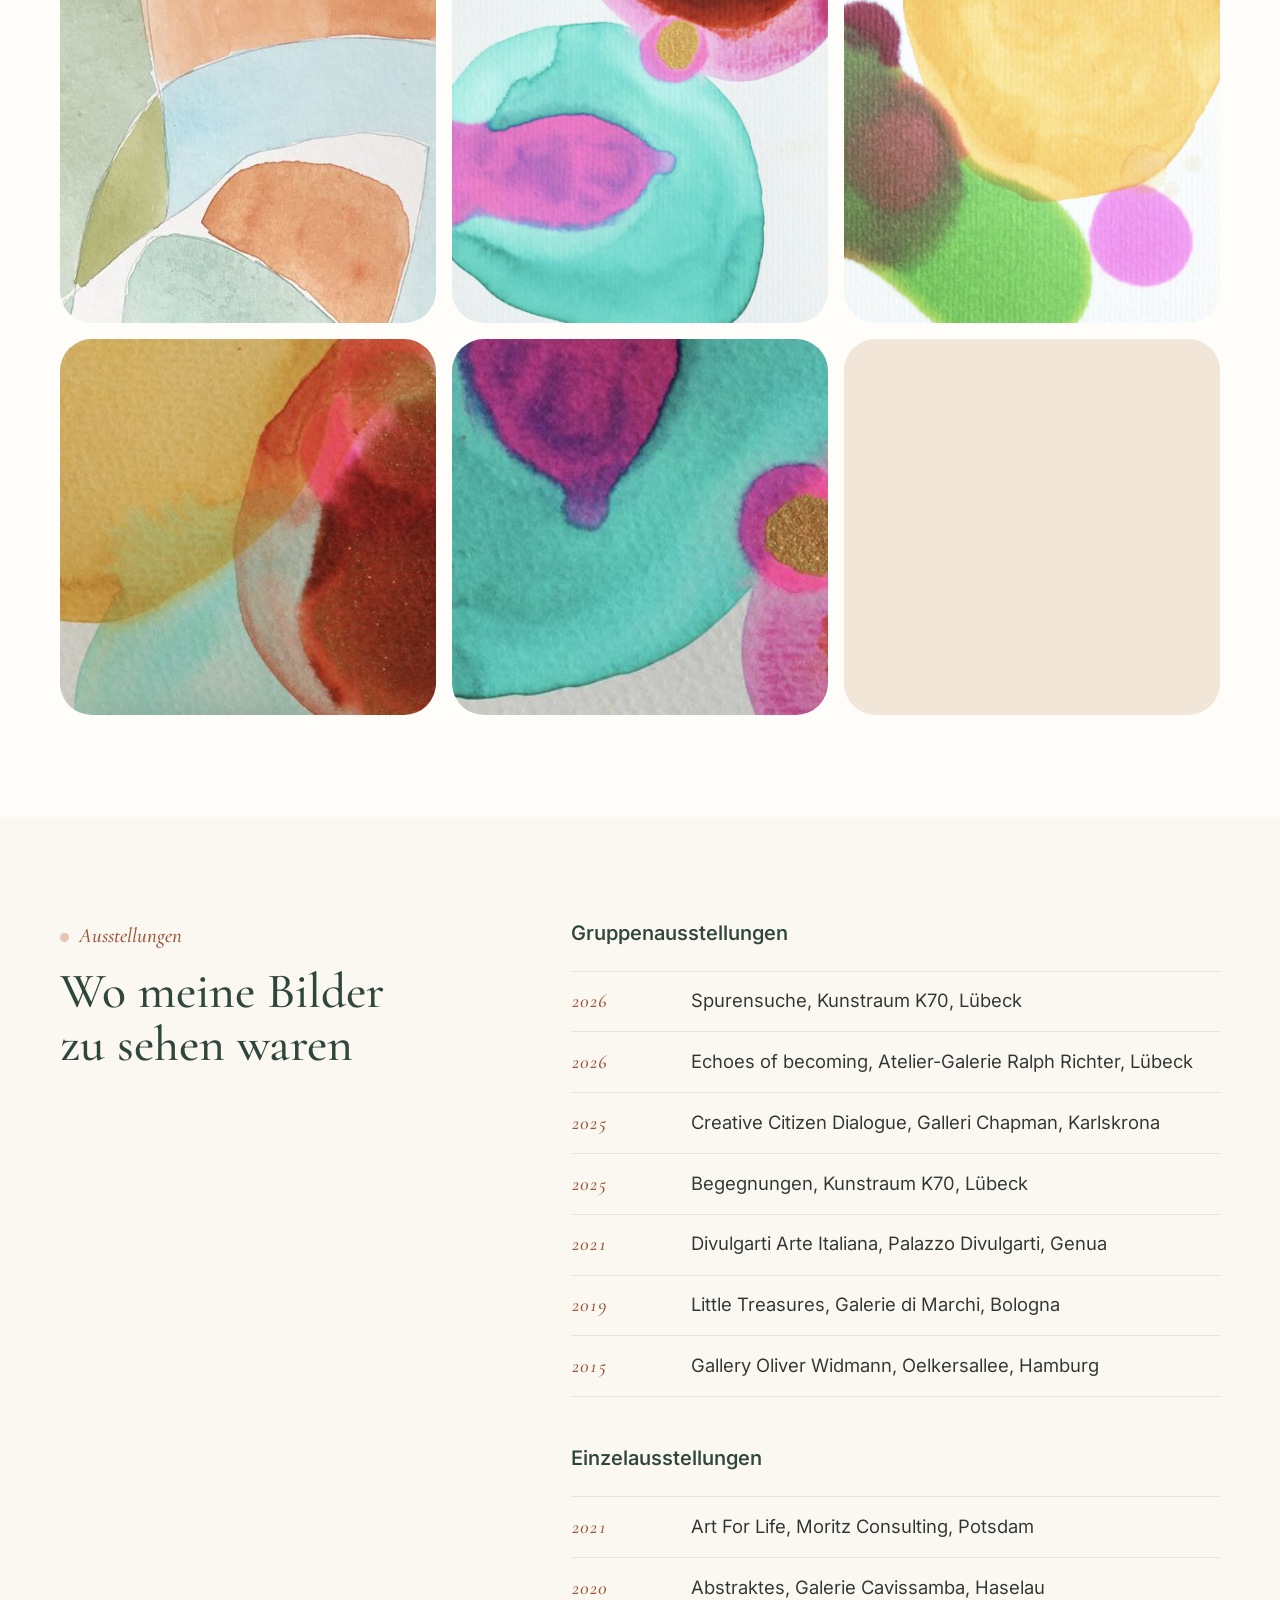
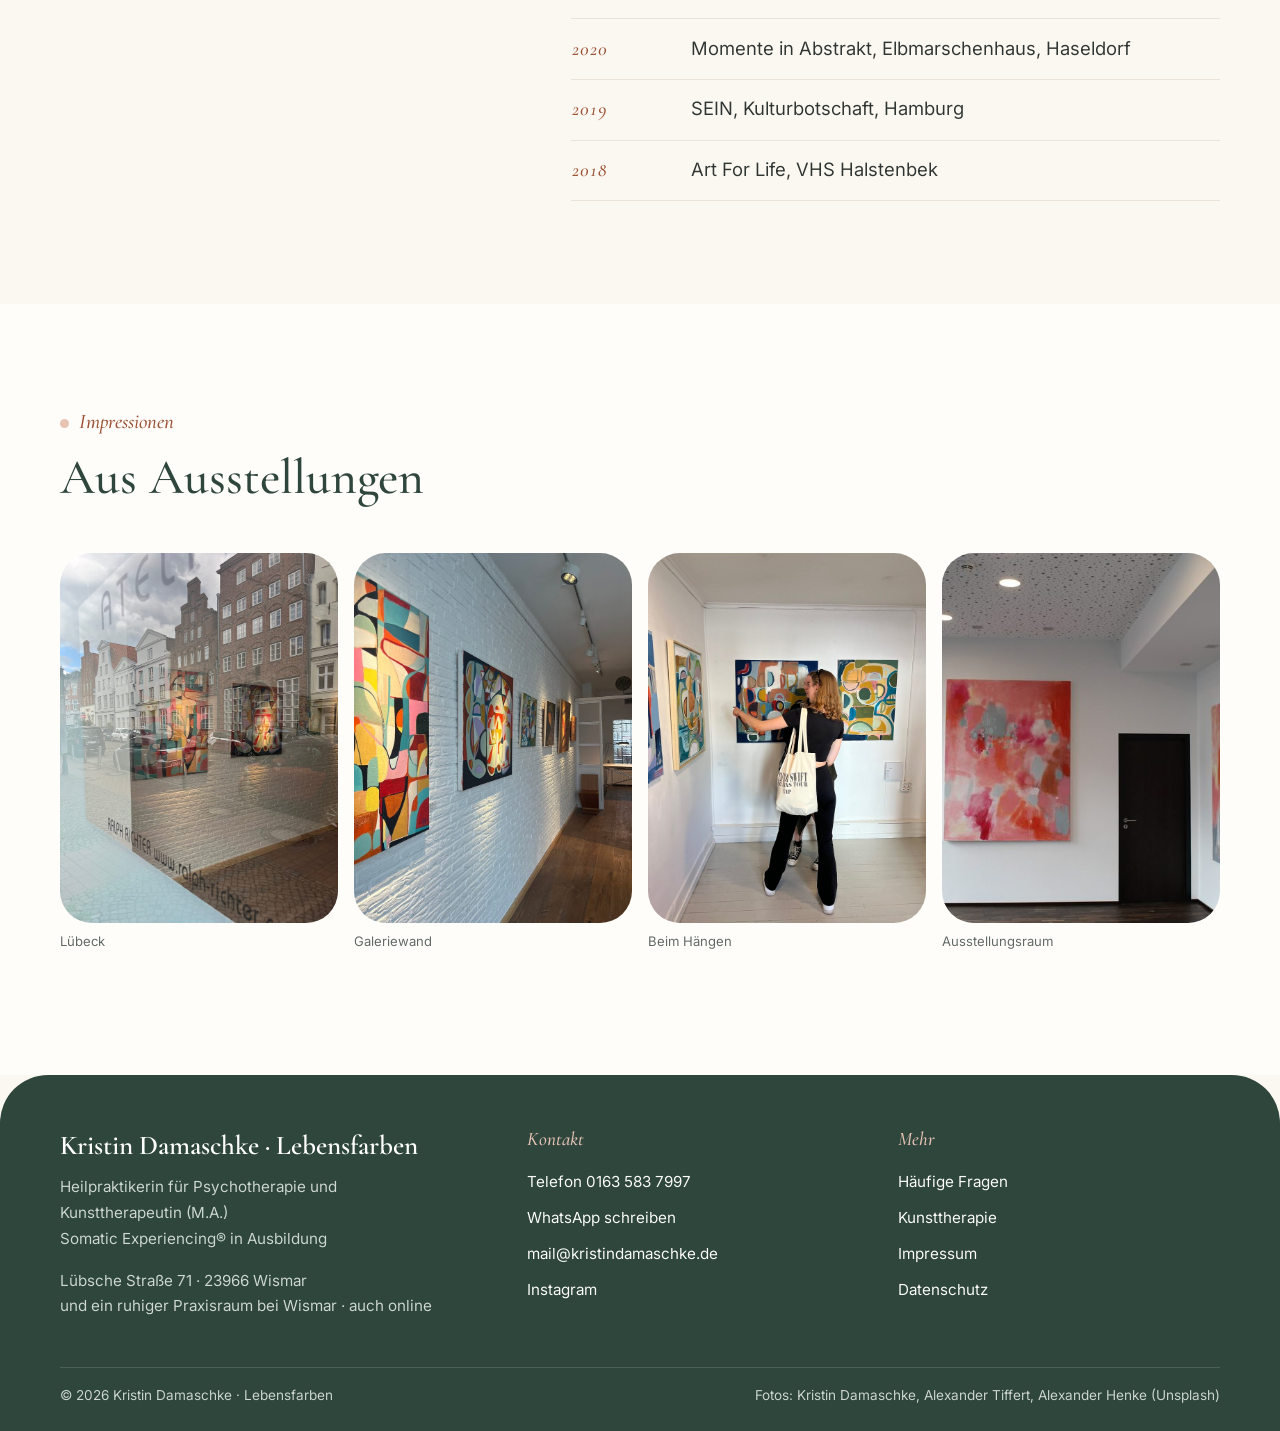
<file: kunst/index.html>
<!doctype html>
<html lang="de">
<head>
<meta charset="utf-8">
<meta name="viewport" content="width=device-width, initial-scale=1">
<meta name="robots" content="noindex, nofollow, noarchive, noimageindex">
<meta name="googlebot" content="noindex, nofollow">
<title>Kunst und Ausstellungen · Kristin Damaschke · Lebensfarben Wismar</title>
<meta name="description" content="Abstrakte Malerei von Kristin Damaschke: Aquarell und Acryl, Einzel- und Gruppenausstellungen in Lübeck, Hamburg, Potsdam, Genua, Bologna und Karlskrona.">
<meta name="theme-color" content="#2f4a40">
<link rel="icon" href="../favicon.svg" type="image/svg+xml">
<link rel="preload" href="../fonts/cormorant-garamond-latin-600-normal.woff2" as="font" type="font/woff2" crossorigin>
<link rel="preload" href="../fonts/inter-latin-wght-normal.woff2" as="font" type="font/woff2" crossorigin>
<link rel="stylesheet" href="../style.css">
<script type="application/ld+json">{"@context":"https://schema.org","@graph":[{"@type":"Person","@id":"https://www.lebensfarben.net/#kristin","name":"Kristin Damaschke","givenName":"Kristin","familyName":"Damaschke","jobTitle":"Heilpraktikerin für Psychotherapie und Kunsttherapeutin (M.A.)","description":"Traumasensible, körperorientierte Begleitung mit Somatic Experiencing (in Ausbildung) und Kunsttherapie in Wismar und online. Für Erwachsene, die schon viel verstanden haben und trotzdem immer wieder von alten Gefühlen und Mustern eingeholt werden.","url":"https://www.lebensfarben.net/ueber-mich/","worksFor":{"@id":"https://www.lebensfarben.net/#praxis"},"hasCredential":[{"@type":"EducationalOccupationalCredential","credentialCategory":"Erlaubnis nach dem Heilpraktikergesetz","name":"Heilpraktikerin für Psychotherapie (2018)"},{"@type":"EducationalOccupationalCredential","credentialCategory":"degree","name":"Master of Arts Intermediale Kunsttherapie","recognizedBy":{"@type":"CollegeOrUniversity","name":"MSH Medical School Hamburg"}},{"@type":"EducationalOccupationalCredential","credentialCategory":"Weiterbildung","name":"Somatic Experiencing® nach Peter A. Levine (in Ausbildung seit 2023)"}],"alumniOf":[{"@type":"CollegeOrUniversity","name":"MSH Medical School Hamburg"},{"@type":"CollegeOrUniversity","name":"HAW Hamburg"}],"knowsAbout":["Somatic Experiencing","Traumasensible Begleitung","Nervensystemregulation","Kunsttherapie","Intermediale Kunsttherapie","Stressfolgen und Erschöpfung","Wiederkehrende emotionale Muster","Psychotherapie nach dem Heilpraktikergesetz"],"knowsLanguage":"de","sameAs":["https://www.instagram.com/lebensfarben_psychotherapie/","https://www.instagram.com/kristindamaschke_art/"]},{"@type":"ProfessionalService","@id":"https://www.lebensfarben.net/#praxis","name":"Lebensfarben · Kristin Damaschke","alternateName":"Praxis Lebensfarben Wismar","description":"Praxis für körperorientierte Begleitung (Somatic Experiencing), Psychotherapie nach dem Heilpraktikergesetz und Kunsttherapie in Wismar und online. Selbstzahlerpraxis, Termine nach Vereinbarung.","url":"https://www.lebensfarben.net/","email":"mail@kristindamaschke.de","telephone":"+491635837997","image":"https://www.lebensfarben.net/img/raum-1600.jpg","founder":{"@id":"https://www.lebensfarben.net/#kristin"},"address":{"@type":"PostalAddress","streetAddress":"Lübsche Straße 71","postalCode":"23966","addressLocality":"Wismar","addressRegion":"Mecklenburg-Vorpommern","addressCountry":"DE"},"areaServed":[{"@type":"City","name":"Wismar"},{"@type":"City","name":"Schwerin"},{"@type":"City","name":"Lübeck"},{"@type":"AdministrativeArea","name":"Nordwestmecklenburg"},{"@type":"Country","name":"Deutschland (online)"}],"priceRange":"90–120 € je 50 Minuten","paymentAccepted":"Überweisung, bar","currenciesAccepted":"EUR","hasOfferCatalog":{"@type":"OfferCatalog","name":"Angebote","itemListElement":[{"@type":"Offer","price":"90","priceCurrency":"EUR","itemOffered":{"@type":"Service","name":"Einzelsitzung Psychotherapie (HeilprG), traumasensibel und körperorientiert","description":"50 Minuten, in Wismar oder online."}},{"@type":"Offer","price":"90","priceCurrency":"EUR","itemOffered":{"@type":"Service","name":"Einzelsitzung Nervensystemregulation (Anti-Stress)","description":"50 Minuten, auch bei Neurodivergenz."}},{"@type":"Offer","price":"120","priceCurrency":"EUR","itemOffered":{"@type":"Service","name":"Einzelsitzung Coaching","description":"50 Minuten."}},{"@type":"Offer","itemOffered":{"@type":"Service","name":"Kunsttherapeutische Selbsterfahrungsgruppe","description":"Termine werden auf der Seite angekündigt."}}]},"sameAs":["https://www.instagram.com/lebensfarben_psychotherapie/"]},{"@type":"WebSite","@id":"https://www.lebensfarben.net/#website","url":"https://www.lebensfarben.net/","name":"Lebensfarben · Kristin Damaschke","inLanguage":"de-DE","publisher":{"@id":"https://www.lebensfarben.net/#praxis"}},{"@type":"WebPage","@id":"https://www.lebensfarben.net/kunst/#seite","url":"https://www.lebensfarben.net/kunst/","name":"Kunst und Ausstellungen","description":"Abstrakte Malerei von Kristin Damaschke: Aquarell und Acryl, Einzel- und Gruppenausstellungen in Lübeck, Hamburg, Potsdam, Genua, Bologna und Karlskrona.","inLanguage":"de-DE","isPartOf":{"@id":"https://www.lebensfarben.net/#website"},"about":{"@id":"https://www.lebensfarben.net/#praxis"}},{"@type":"BreadcrumbList","itemListElement":[{"@type":"ListItem","position":1,"name":"Start","item":"https://www.lebensfarben.net/"},{"@type":"ListItem","position":2,"name":"Kunst","item":"https://www.lebensfarben.net/kunst/"}]}]}</script>
<script>document.documentElement.classList.add('js');</script>
</head>
<body>
<a class="skip-link" href="#inhalt">Zum Inhalt springen</a>
<div class="preview-bar"><div class="wrap"><span><strong>Vorschau</strong> · Entwurf für eine neue Seite von Kristin Damaschke. Texte sind Vorschläge.</span><span><a href="../konzept/">Analyse und Konzept</a> · <a href="https://www.lebensfarben.net/" rel="nofollow">Aktuelle Seite</a></span></div></div>
<header class="site-header">
  <div class="wrap">
    <a class="brand" href="../"><span class="brand-name">Kristin Damaschke</span><span class="brand-sub"><b>Lebensfarben</b><span class="brand-sub-more"> · Somatic Experiencing</span></span><span class="visually-hidden">, zur Startseite</span></a>
    <button class="menu-toggle" type="button" aria-expanded="false" aria-controls="hauptmenue"><span>Menü</span><span class="bars" aria-hidden="true"></span></button>
    <nav class="main-nav" id="hauptmenue" aria-label="Hauptmenü"><ul><li><a href="../wofuer/">Wofür</a></li><li><a href="../somatic-experiencing/">Somatic Experiencing</a></li><li><a href="../angebot/">Angebot & Preise</a></li><li><a href="../ueber-mich/">Über mich</a></li><li><a href="../kunst/" aria-current="page">Kunst</a></li><li><a href="../kontakt/">Kontakt</a></li><li class="nav-cta"><a href="../kontakt/#kennenlernen">Kennenlernen</a></li></ul></nav>
  </div>
</header>
<main id="inhalt" tabindex="-1">
<section class="page-head"><div class="wrap"><p class="crumbs"><a href="../">Start</a> / Kunst</p><p class="eyebrow">Kunst</p><h1>Kunst als Ursprung</h1><p class="lead">Ein Teil meiner Geschichte, und ein Raum, der weiterhin wirkt.</p></div></section>
<figure class="band contained"><img src="../img/art-blau-1600.jpg" srcset="../img/art-blau-800.jpg 800w, ../img/art-blau-1600.jpg 1600w" sizes="100vw" alt="Aquarell von Kristin Damaschke in Blau, Grün und Rot" width="1600" height="700" loading="lazy" decoding="async"></figure>

<section class="section"><div class="wrap">
  <div class="split">
    <div class="split-head"><p class="eyebrow">Meine künstlerische Arbeit</p><h2>Art for Life</h2></div>
    <div>
      <p class="lead">Kunst begleitet mich seit vielen Jahren. Sie war der Anfang meines Weges zur Kunsttherapie.</p>
      <p>Meine Bilder entstehen meist abstrakt, in Aquarell und Acryl, mit Farben, die ineinanderfließen und sich begegnen. Heute liegt mein therapeutischer Schwerpunkt auf der körperorientierten, traumasensiblen Arbeit. Die Kunst bleibt mein eigener Raum und fließt vor allem in die Gruppenangebote ein.</p>
      <p>Mehr Bilder zeige ich auf <a href="https://www.instagram.com/kristindamaschke_art/">Instagram</a> und auf meiner <a href="https://mail96198.wixsite.com/kristin-damaschke">Kunstseite</a>.</p>
    </div>
  </div>
</div></section>

<section class="section white"><div class="wrap">
  <div class="section-head"><p class="eyebrow">Werke</p><h2>Auswahl</h2></div>
  <ul class="artgrid">
    <li><img src="../img/art-erde-1600.jpg" srcset="../img/art-erde-800.jpg 800w, ../img/art-erde-1600.jpg 1600w" sizes="(min-width: 900px) 380px, 50vw" alt="Aquarell in Ocker, Salbeigrün und Terrakotta" width="1600" height="850" loading="lazy" decoding="async"></li>
    <li><img src="../img/art-pink-1600.jpg" srcset="../img/art-pink-800.jpg 800w, ../img/art-pink-1600.jpg 1600w" sizes="(min-width: 900px) 380px, 50vw" alt="Aquarell in Magenta, Türkis und Rotbraun" width="950" height="1332" loading="lazy" decoding="async"></li>
    <li><img src="../img/art-gruen-1600.jpg" srcset="../img/art-gruen-800.jpg 800w, ../img/art-gruen-1600.jpg 1600w" sizes="(min-width: 900px) 380px, 50vw" alt="Aquarell in Ocker, Grün und Pink" width="950" height="1168" loading="lazy" decoding="async"></li>
    <li><img src="../img/art-ocker-1600.jpg" srcset="../img/art-ocker-800.jpg 800w, ../img/art-ocker-1600.jpg 1600w" sizes="(min-width: 900px) 380px, 50vw" alt="Aquarell mit Kreisen in Ocker, Rot und Türkis" width="1600" height="740" loading="lazy" decoding="async"></li>
    <li><img src="../img/art-tuerkis-1600.jpg" srcset="../img/art-tuerkis-800.jpg 800w, ../img/art-tuerkis-1600.jpg 1600w" sizes="(min-width: 900px) 380px, 50vw" alt="Aquarell in Türkis und Magenta" width="1600" height="600" loading="lazy" decoding="async"></li>
    <li><img src="../img/art-blau-1600.jpg" srcset="../img/art-blau-800.jpg 800w, ../img/art-blau-1600.jpg 1600w" sizes="(min-width: 900px) 380px, 50vw" alt="Aquarell in Blau, Grün und Rot" width="1600" height="700" loading="lazy" decoding="async"></li>
  </ul>
</div></section>

<section class="section"><div class="wrap">
  <div class="split">
    <div class="split-head"><p class="eyebrow">Ausstellungen</p><h2>Wo meine Bilder zu sehen waren</h2></div>
    <div>
      <h3>Gruppenausstellungen</h3>
      <ul class="timeline">
        <li><span class="when">2026</span><span>Spurensuche, Kunstraum K70, Lübeck</span></li>
        <li><span class="when">2026</span><span>Echoes of becoming, Atelier-Galerie Ralph Richter, Lübeck</span></li>
        <li><span class="when">2025</span><span>Creative Citizen Dialogue, Galleri Chapman, Karlskrona</span></li>
        <li><span class="when">2025</span><span>Begegnungen, Kunstraum K70, Lübeck</span></li>
        <li><span class="when">2021</span><span>Divulgarti Arte Italiana, Palazzo Divulgarti, Genua</span></li>
        <li><span class="when">2019</span><span>Little Treasures, Galerie di Marchi, Bologna</span></li>
        <li><span class="when">2015</span><span>Gallery Oliver Widmann, Oelkersallee, Hamburg</span></li>
      </ul>
      <h3 style="margin-top:var(--s4)">Einzelausstellungen</h3>
      <ul class="timeline">
        <li><span class="when">2021</span><span>Art For Life, Moritz Consulting, Potsdam</span></li>
        <li><span class="when">2020</span><span>Abstraktes, Galerie Cavissamba, Haselau</span></li>
        <li><span class="when">2020</span><span>Momente in Abstrakt, Elbmarschenhaus, Haseldorf</span></li>
        <li><span class="when">2019</span><span>SEIN, Kulturbotschaft, Hamburg</span></li>
        <li><span class="when">2018</span><span>Art For Life, VHS Halstenbek</span></li>
      </ul>
    </div>
  </div>
</div></section>

<section class="section white"><div class="wrap">
  <div class="section-head"><p class="eyebrow">Impressionen</p><h2>Aus Ausstellungen</h2></div>
  <ul class="gallery">
    <li><figure><img src="../img/ausstellung-luebeck-1600.jpg" srcset="../img/ausstellung-luebeck-800.jpg 800w, ../img/ausstellung-luebeck-1600.jpg 1600w" sizes="(min-width: 900px) 280px, 50vw" alt="Bilder von Kristin Damaschke in einem Galeriefenster in Lübeck, darin spiegeln sich Giebelhäuser" width="1200" height="1600" loading="lazy" decoding="async"><figcaption>Lübeck</figcaption></figure></li>
    <li><figure><img src="../img/ausstellung-wand-1600.jpg" srcset="../img/ausstellung-wand-800.jpg 800w, ../img/ausstellung-wand-1600.jpg 1600w" sizes="(min-width: 900px) 280px, 50vw" alt="Abstrakte farbige Bilder an einer weißen Galeriewand" width="1200" height="1600" loading="lazy" decoding="async"><figcaption>Galeriewand</figcaption></figure></li>
    <li><figure><img src="../img/ausstellung-haengung-1600.jpg" srcset="../img/ausstellung-haengung-800.jpg 800w, ../img/ausstellung-haengung-1600.jpg 1600w" sizes="(min-width: 900px) 280px, 50vw" alt="Hängung zweier Bilder in einer Ausstellung" width="1200" height="1600" loading="lazy" decoding="async"><figcaption>Beim Hängen</figcaption></figure></li>
    <li><figure><img src="../img/ausstellung-rot-1600.jpg" srcset="../img/ausstellung-rot-800.jpg 800w, ../img/ausstellung-rot-1600.jpg 1600w" sizes="(min-width: 900px) 280px, 50vw" alt="Großformatige Bilder in Rot und Rosa in einem hellen Ausstellungsraum" width="1600" height="1067" loading="lazy" decoding="async"><figcaption>Ausstellungsraum</figcaption></figure></li>
  </ul>
</div></section>

</main>
<footer class="site-footer">
  <div class="wrap">
    <div class="footer-grid">
      <div>
        <p class="footer-name">Kristin Damaschke · Lebensfarben</p>
        <p>Heilpraktikerin für Psychotherapie und Kunsttherapeutin (M.A.)<br>Somatic Experiencing® in Ausbildung</p>
        <address>Lübsche Straße 71 · 23966 Wismar<br>und ein ruhiger Praxisraum bei Wismar · auch online</address>
      </div>
      <div>
        <p class="footer-title">Kontakt</p>
        <ul>
          <li><a href="tel:+491635837997">Telefon 0163 583 7997</a></li>
          <li><a href="https://wa.me/491635837997">WhatsApp schreiben</a></li>
          <li><a href="mailto:mail@kristindamaschke.de">mail@kristindamaschke.de</a></li>
          <li><a href="https://www.instagram.com/lebensfarben_psychotherapie/">Instagram</a></li>
        </ul>
      </div>
      <div>
        <p class="footer-title">Mehr</p>
        <ul>
          <li><a href="../fragen/">Häufige Fragen</a></li>
          <li><a href="../kunsttherapie/">Kunsttherapie</a></li>
          <li><a href="../impressum/">Impressum</a></li>
          <li><a href="../datenschutz/">Datenschutz</a></li>
        </ul>
      </div>
    </div>
    <div class="footer-bottom"><span>© 2026 Kristin Damaschke · Lebensfarben</span><span>Fotos: Kristin Damaschke, Alexander Tiffert, Alexander Henke (Unsplash)</span></div>
  </div>
</footer>
<script>
(function(){
  var root=document.documentElement,header=document.querySelector('.site-header');
  function setH(){if(header)root.style.setProperty('--header-h',Math.round(header.getBoundingClientRect().bottom)+'px');}
  setH();addEventListener('resize',setH);
  function onScroll(){if(header)header.classList.toggle('is-scrolled',scrollY>8);setH();}
  onScroll();addEventListener('scroll',onScroll,{passive:true});
  var btn=document.querySelector('.menu-toggle'),nav=document.getElementById('hauptmenue');
  if(btn&&nav){
    var set=function(o){btn.setAttribute('aria-expanded',String(o));nav.classList.toggle('is-open',o);document.body.style.overflow=o?'hidden':'';setH();};
    btn.addEventListener('click',function(){set(btn.getAttribute('aria-expanded')!=='true');});
    document.addEventListener('keydown',function(e){if(e.key==='Escape'&&btn.getAttribute('aria-expanded')==='true'){set(false);btn.focus();}});
  }
  var items=document.querySelectorAll('.reveal');
  if(!('IntersectionObserver' in window)||matchMedia('(prefers-reduced-motion: reduce)').matches){items.forEach(function(el){el.classList.add('is-in');});}
  else{var io=new IntersectionObserver(function(es){es.forEach(function(en){if(en.isIntersecting){en.target.classList.add('is-in');io.unobserve(en.target);}});},{rootMargin:'0px 0px -8% 0px',threshold:.08});items.forEach(function(el){io.observe(el);});}
})();
</script>
</body>
</html>
</file>
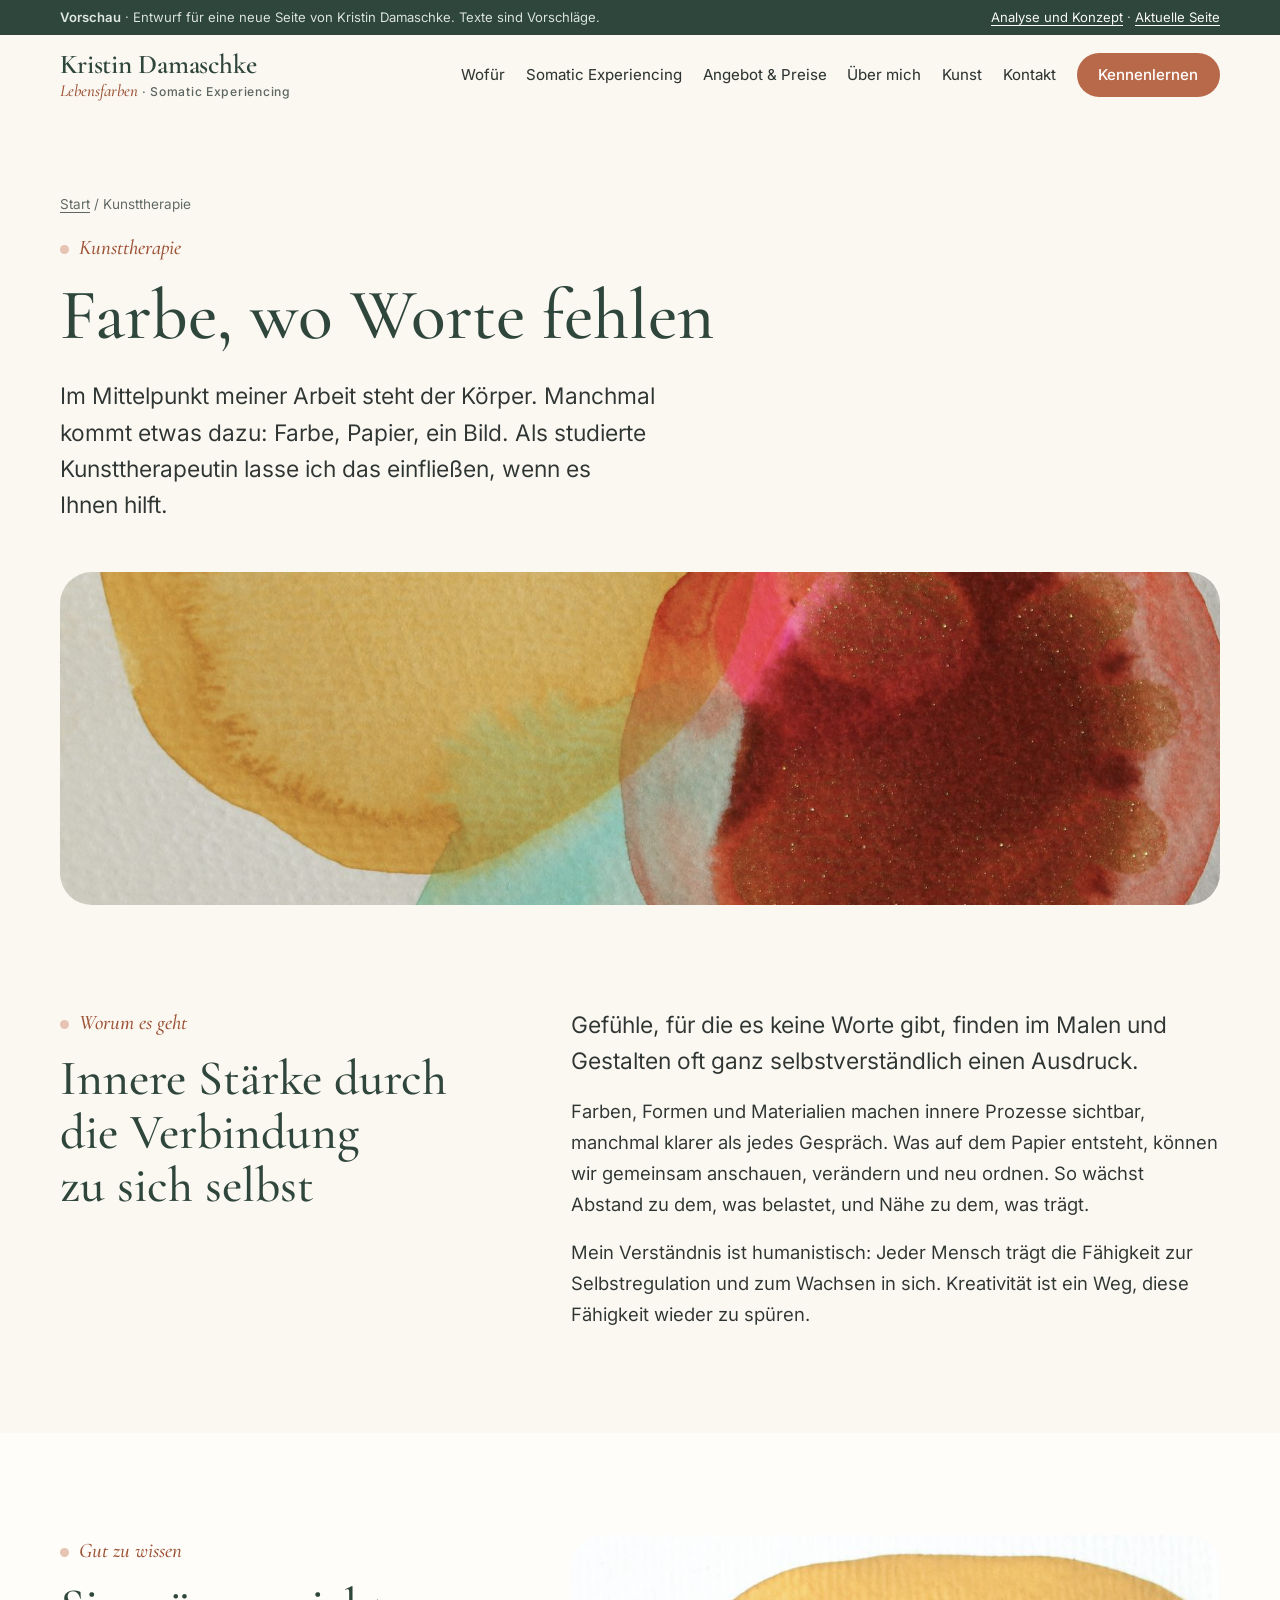
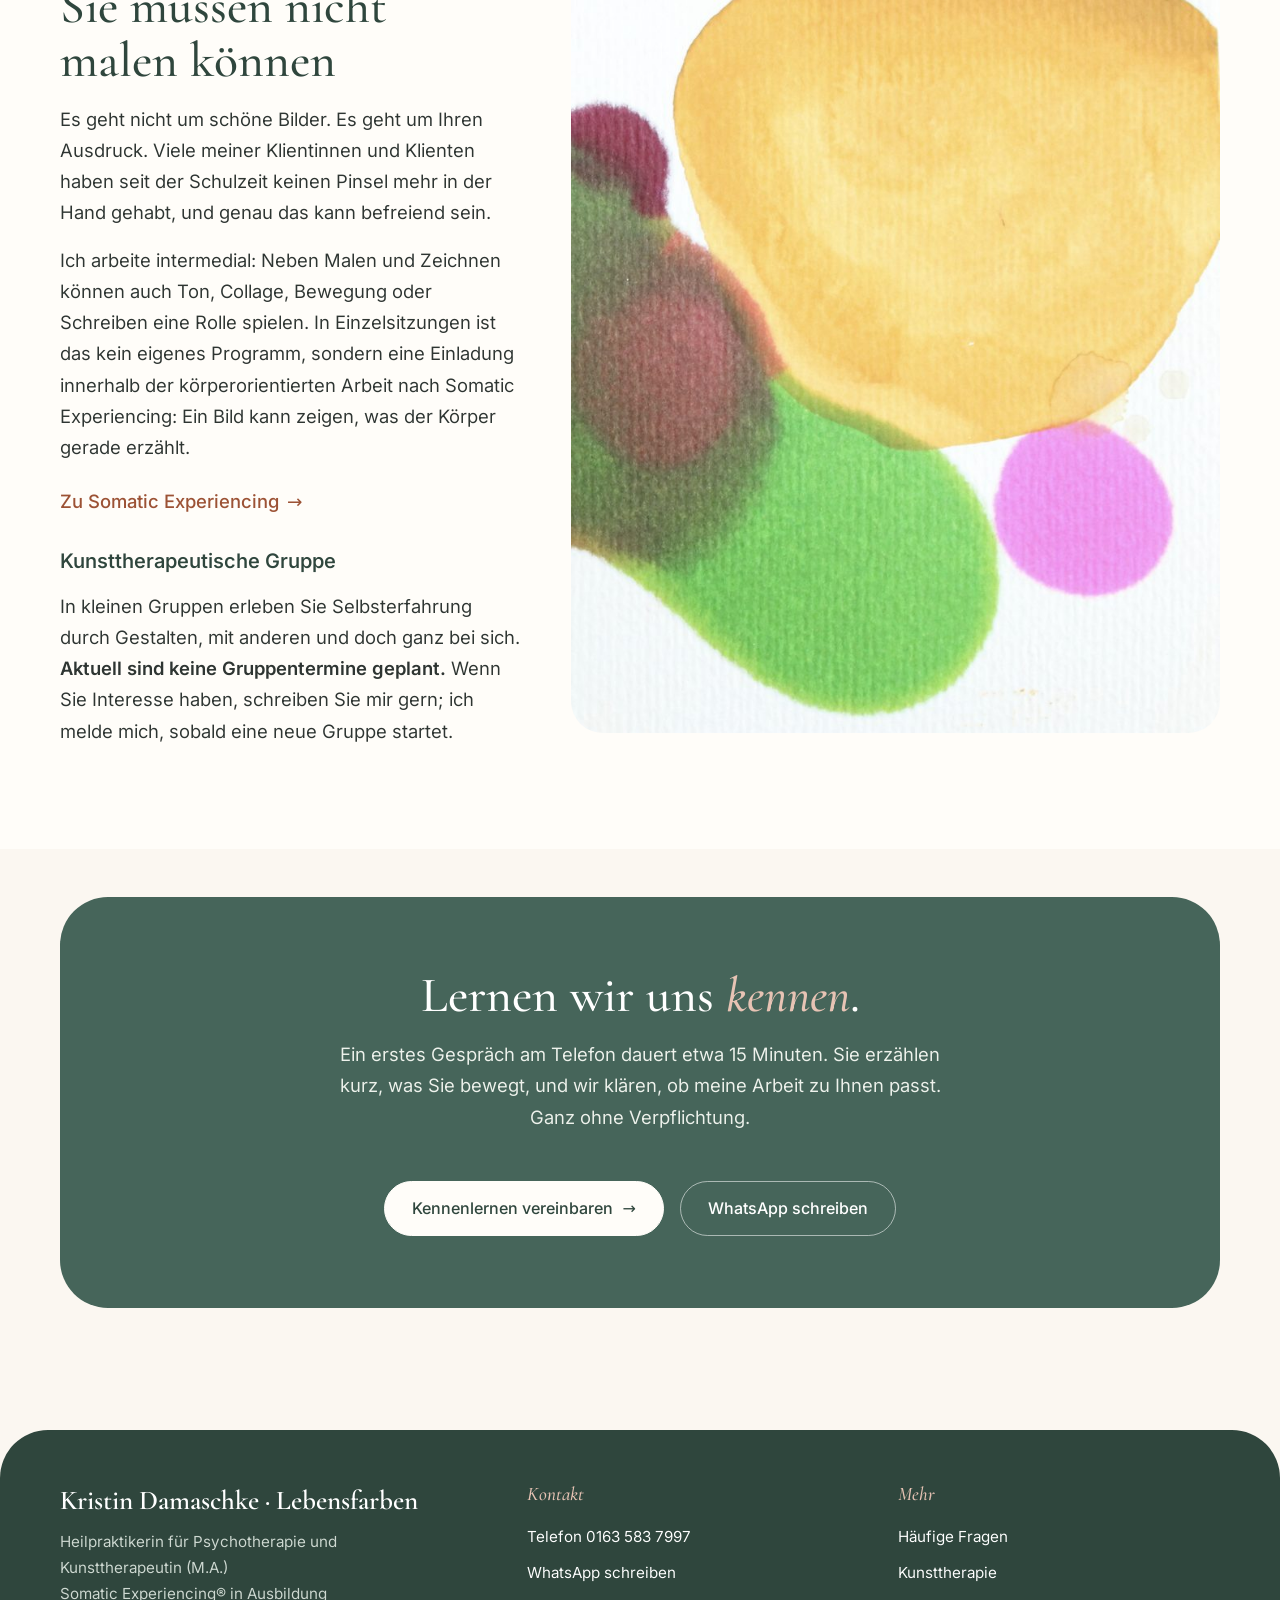
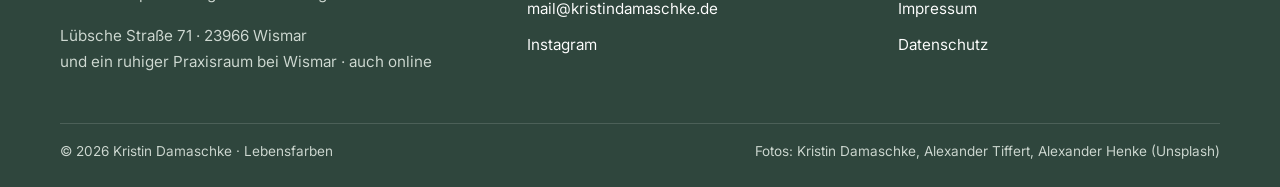
<file: kunsttherapie/index.html>
<!doctype html>
<html lang="de">
<head>
<meta charset="utf-8">
<meta name="viewport" content="width=device-width, initial-scale=1">
<meta name="robots" content="noindex, nofollow, noarchive, noimageindex">
<meta name="googlebot" content="noindex, nofollow">
<title>Kunsttherapie in Wismar · Kristin Damaschke · Lebensfarben Wismar</title>
<meta name="description" content="Kunsttherapie in Wismar und online mit Kristin Damaschke, Kunsttherapeutin (M.A.): Inneres sichtbar machen durch Malen und Gestalten. Keine Vorkenntnisse nötig. Einzeln und in der Gruppe.">
<meta name="theme-color" content="#2f4a40">
<link rel="icon" href="../favicon.svg" type="image/svg+xml">
<link rel="preload" href="../fonts/cormorant-garamond-latin-600-normal.woff2" as="font" type="font/woff2" crossorigin>
<link rel="preload" href="../fonts/inter-latin-wght-normal.woff2" as="font" type="font/woff2" crossorigin>
<link rel="stylesheet" href="../style.css">
<script type="application/ld+json">{"@context":"https://schema.org","@graph":[{"@type":"Person","@id":"https://www.lebensfarben.net/#kristin","name":"Kristin Damaschke","givenName":"Kristin","familyName":"Damaschke","jobTitle":"Heilpraktikerin für Psychotherapie und Kunsttherapeutin (M.A.)","description":"Traumasensible, körperorientierte Begleitung mit Somatic Experiencing (in Ausbildung) und Kunsttherapie in Wismar und online. Für Erwachsene, die schon viel verstanden haben und trotzdem immer wieder von alten Gefühlen und Mustern eingeholt werden.","url":"https://www.lebensfarben.net/ueber-mich/","worksFor":{"@id":"https://www.lebensfarben.net/#praxis"},"hasCredential":[{"@type":"EducationalOccupationalCredential","credentialCategory":"Erlaubnis nach dem Heilpraktikergesetz","name":"Heilpraktikerin für Psychotherapie (2018)"},{"@type":"EducationalOccupationalCredential","credentialCategory":"degree","name":"Master of Arts Intermediale Kunsttherapie","recognizedBy":{"@type":"CollegeOrUniversity","name":"MSH Medical School Hamburg"}},{"@type":"EducationalOccupationalCredential","credentialCategory":"Weiterbildung","name":"Somatic Experiencing® nach Peter A. Levine (in Ausbildung seit 2023)"}],"alumniOf":[{"@type":"CollegeOrUniversity","name":"MSH Medical School Hamburg"},{"@type":"CollegeOrUniversity","name":"HAW Hamburg"}],"knowsAbout":["Somatic Experiencing","Traumasensible Begleitung","Nervensystemregulation","Kunsttherapie","Intermediale Kunsttherapie","Stressfolgen und Erschöpfung","Wiederkehrende emotionale Muster","Psychotherapie nach dem Heilpraktikergesetz"],"knowsLanguage":"de","sameAs":["https://www.instagram.com/lebensfarben_psychotherapie/","https://www.instagram.com/kristindamaschke_art/"]},{"@type":"ProfessionalService","@id":"https://www.lebensfarben.net/#praxis","name":"Lebensfarben · Kristin Damaschke","alternateName":"Praxis Lebensfarben Wismar","description":"Praxis für körperorientierte Begleitung (Somatic Experiencing), Psychotherapie nach dem Heilpraktikergesetz und Kunsttherapie in Wismar und online. Selbstzahlerpraxis, Termine nach Vereinbarung.","url":"https://www.lebensfarben.net/","email":"mail@kristindamaschke.de","telephone":"+491635837997","image":"https://www.lebensfarben.net/img/raum-1600.jpg","founder":{"@id":"https://www.lebensfarben.net/#kristin"},"address":{"@type":"PostalAddress","streetAddress":"Lübsche Straße 71","postalCode":"23966","addressLocality":"Wismar","addressRegion":"Mecklenburg-Vorpommern","addressCountry":"DE"},"areaServed":[{"@type":"City","name":"Wismar"},{"@type":"City","name":"Schwerin"},{"@type":"City","name":"Lübeck"},{"@type":"AdministrativeArea","name":"Nordwestmecklenburg"},{"@type":"Country","name":"Deutschland (online)"}],"priceRange":"90–120 € je 50 Minuten","paymentAccepted":"Überweisung, bar","currenciesAccepted":"EUR","hasOfferCatalog":{"@type":"OfferCatalog","name":"Angebote","itemListElement":[{"@type":"Offer","price":"90","priceCurrency":"EUR","itemOffered":{"@type":"Service","name":"Einzelsitzung Psychotherapie (HeilprG), traumasensibel und körperorientiert","description":"50 Minuten, in Wismar oder online."}},{"@type":"Offer","price":"90","priceCurrency":"EUR","itemOffered":{"@type":"Service","name":"Einzelsitzung Nervensystemregulation (Anti-Stress)","description":"50 Minuten, auch bei Neurodivergenz."}},{"@type":"Offer","price":"120","priceCurrency":"EUR","itemOffered":{"@type":"Service","name":"Einzelsitzung Coaching","description":"50 Minuten."}},{"@type":"Offer","itemOffered":{"@type":"Service","name":"Kunsttherapeutische Selbsterfahrungsgruppe","description":"Termine werden auf der Seite angekündigt."}}]},"sameAs":["https://www.instagram.com/lebensfarben_psychotherapie/"]},{"@type":"WebSite","@id":"https://www.lebensfarben.net/#website","url":"https://www.lebensfarben.net/","name":"Lebensfarben · Kristin Damaschke","inLanguage":"de-DE","publisher":{"@id":"https://www.lebensfarben.net/#praxis"}},{"@type":"WebPage","@id":"https://www.lebensfarben.net/kunsttherapie/#seite","url":"https://www.lebensfarben.net/kunsttherapie/","name":"Kunsttherapie in Wismar","description":"Kunsttherapie in Wismar und online mit Kristin Damaschke, Kunsttherapeutin (M.A.): Inneres sichtbar machen durch Malen und Gestalten. Keine Vorkenntnisse nötig. Einzeln und in der Gruppe.","inLanguage":"de-DE","isPartOf":{"@id":"https://www.lebensfarben.net/#website"},"about":{"@id":"https://www.lebensfarben.net/#praxis"}},{"@type":"BreadcrumbList","itemListElement":[{"@type":"ListItem","position":1,"name":"Start","item":"https://www.lebensfarben.net/"},{"@type":"ListItem","position":2,"name":"Kunsttherapie","item":"https://www.lebensfarben.net/kunsttherapie/"}]}]}</script>
<script>document.documentElement.classList.add('js');</script>
</head>
<body>
<a class="skip-link" href="#inhalt">Zum Inhalt springen</a>
<div class="preview-bar"><div class="wrap"><span><strong>Vorschau</strong> · Entwurf für eine neue Seite von Kristin Damaschke. Texte sind Vorschläge.</span><span><a href="../konzept/">Analyse und Konzept</a> · <a href="https://www.lebensfarben.net/" rel="nofollow">Aktuelle Seite</a></span></div></div>
<header class="site-header">
  <div class="wrap">
    <a class="brand" href="../"><span class="brand-name">Kristin Damaschke</span><span class="brand-sub"><b>Lebensfarben</b><span class="brand-sub-more"> · Somatic Experiencing</span></span><span class="visually-hidden">, zur Startseite</span></a>
    <button class="menu-toggle" type="button" aria-expanded="false" aria-controls="hauptmenue"><span>Menü</span><span class="bars" aria-hidden="true"></span></button>
    <nav class="main-nav" id="hauptmenue" aria-label="Hauptmenü"><ul><li><a href="../wofuer/">Wofür</a></li><li><a href="../somatic-experiencing/">Somatic Experiencing</a></li><li><a href="../angebot/">Angebot & Preise</a></li><li><a href="../ueber-mich/">Über mich</a></li><li><a href="../kunst/">Kunst</a></li><li><a href="../kontakt/">Kontakt</a></li><li class="nav-cta"><a href="../kontakt/#kennenlernen">Kennenlernen</a></li></ul></nav>
  </div>
</header>
<main id="inhalt" tabindex="-1">
<section class="page-head"><div class="wrap"><p class="crumbs"><a href="../">Start</a> / Kunsttherapie</p><p class="eyebrow">Kunsttherapie</p><h1>Farbe, wo Worte fehlen</h1><p class="lead">Im Mittelpunkt meiner Arbeit steht der Körper. Manchmal kommt etwas dazu: Farbe, Papier, ein Bild. Als studierte Kunsttherapeutin lasse ich das einfließen, wenn es Ihnen hilft.</p></div></section>
<figure class="band contained"><img src="../img/art-ocker-1600.jpg" srcset="../img/art-ocker-800.jpg 800w, ../img/art-ocker-1600.jpg 1600w" sizes="100vw" alt="Aquarell von Kristin Damaschke mit Kreisen in Ocker, Rot und Türkis" width="1600" height="740" loading="lazy" decoding="async"></figure>

<section class="section"><div class="wrap">
  <div class="split">
    <div class="split-head"><p class="eyebrow">Worum es geht</p><h2>Innere Stärke durch die Verbindung zu sich selbst</h2></div>
    <div>
      <p class="lead">Gefühle, für die es keine Worte gibt, finden im Malen und Gestalten oft ganz selbstverständlich einen Ausdruck.</p>
      <p>Farben, Formen und Materialien machen innere Prozesse sichtbar, manchmal klarer als jedes Gespräch. Was auf dem Papier entsteht, können wir gemeinsam anschauen, verändern und neu ordnen. So wächst Abstand zu dem, was belastet, und Nähe zu dem, was trägt.</p>
      <p>Mein Verständnis ist humanistisch: Jeder Mensch trägt die Fähigkeit zur Selbstregulation und zum Wachsen in sich. Kreativität ist ein Weg, diese Fähigkeit wieder zu spüren.</p>
    </div>
  </div>
</div></section>

<section class="section white"><div class="wrap">
  <div class="split media-right">
    <div class="split-media"><figure><img src="../img/art-gruen-1600.jpg" srcset="../img/art-gruen-800.jpg 800w, ../img/art-gruen-1600.jpg 1600w" sizes="(min-width: 960px) 460px, 100vw" alt="Aquarell von Kristin Damaschke in Ocker, Grün und Pink" width="950" height="1168" loading="lazy" decoding="async"></figure></div>
    <div>
      <p class="eyebrow">Gut zu wissen</p>
      <h2>Sie müssen nicht malen können</h2>
      <p>Es geht nicht um schöne Bilder. Es geht um Ihren Ausdruck. Viele meiner Klientinnen und Klienten haben seit der Schulzeit keinen Pinsel mehr in der Hand gehabt, und genau das kann befreiend sein.</p>
      <p>Ich arbeite intermedial: Neben Malen und Zeichnen können auch Ton, Collage, Bewegung oder Schreiben eine Rolle spielen. In Einzelsitzungen ist das kein eigenes Programm, sondern eine Einladung innerhalb der körperorientierten Arbeit nach Somatic Experiencing: Ein Bild kann zeigen, was der Körper gerade erzählt.</p>
      <p><a class="more" href="../somatic-experiencing/">Zu Somatic Experiencing <span class="arrow" aria-hidden="true">→</span></a></p>
      <h3 style="margin-top:var(--s3)">Kunsttherapeutische Gruppe</h3>
      <p>In kleinen Gruppen erleben Sie Selbsterfahrung durch Gestalten, mit anderen und doch ganz bei sich. <strong>Aktuell sind keine Gruppentermine geplant.</strong> Wenn Sie Interesse haben, schreiben Sie mir gern; ich melde mich, sobald eine neue Gruppe startet.</p>
    </div>
  </div>
</div></section>
<section class="closing center"><div class="wrap"><div class="closing-card"><span class="duo-blob duo-blob--c" aria-hidden="true"></span><h2>Lernen wir uns <em>kennen</em>.</h2><p>Ein erstes Gespräch am Telefon dauert etwa 15 Minuten. Sie erzählen kurz, was Sie bewegt, und wir klären, ob meine Arbeit zu Ihnen passt. Ganz ohne Verpflichtung.</p><div class="cta-row"><a class="btn btn--light" href="../kontakt/">Kennenlernen vereinbaren <span class="arrow" aria-hidden="true">→</span></a><a class="btn btn--ghost btn--on-dark" href="https://wa.me/491635837997">WhatsApp schreiben</a></div></div></div></section>

</main>
<footer class="site-footer">
  <div class="wrap">
    <div class="footer-grid">
      <div>
        <p class="footer-name">Kristin Damaschke · Lebensfarben</p>
        <p>Heilpraktikerin für Psychotherapie und Kunsttherapeutin (M.A.)<br>Somatic Experiencing® in Ausbildung</p>
        <address>Lübsche Straße 71 · 23966 Wismar<br>und ein ruhiger Praxisraum bei Wismar · auch online</address>
      </div>
      <div>
        <p class="footer-title">Kontakt</p>
        <ul>
          <li><a href="tel:+491635837997">Telefon 0163 583 7997</a></li>
          <li><a href="https://wa.me/491635837997">WhatsApp schreiben</a></li>
          <li><a href="mailto:mail@kristindamaschke.de">mail@kristindamaschke.de</a></li>
          <li><a href="https://www.instagram.com/lebensfarben_psychotherapie/">Instagram</a></li>
        </ul>
      </div>
      <div>
        <p class="footer-title">Mehr</p>
        <ul>
          <li><a href="../fragen/">Häufige Fragen</a></li>
          <li><a href="../kunsttherapie/">Kunsttherapie</a></li>
          <li><a href="../impressum/">Impressum</a></li>
          <li><a href="../datenschutz/">Datenschutz</a></li>
        </ul>
      </div>
    </div>
    <div class="footer-bottom"><span>© 2026 Kristin Damaschke · Lebensfarben</span><span>Fotos: Kristin Damaschke, Alexander Tiffert, Alexander Henke (Unsplash)</span></div>
  </div>
</footer>
<script>
(function(){
  var root=document.documentElement,header=document.querySelector('.site-header');
  function setH(){if(header)root.style.setProperty('--header-h',Math.round(header.getBoundingClientRect().bottom)+'px');}
  setH();addEventListener('resize',setH);
  function onScroll(){if(header)header.classList.toggle('is-scrolled',scrollY>8);setH();}
  onScroll();addEventListener('scroll',onScroll,{passive:true});
  var btn=document.querySelector('.menu-toggle'),nav=document.getElementById('hauptmenue');
  if(btn&&nav){
    var set=function(o){btn.setAttribute('aria-expanded',String(o));nav.classList.toggle('is-open',o);document.body.style.overflow=o?'hidden':'';setH();};
    btn.addEventListener('click',function(){set(btn.getAttribute('aria-expanded')!=='true');});
    document.addEventListener('keydown',function(e){if(e.key==='Escape'&&btn.getAttribute('aria-expanded')==='true'){set(false);btn.focus();}});
  }
  var items=document.querySelectorAll('.reveal');
  if(!('IntersectionObserver' in window)||matchMedia('(prefers-reduced-motion: reduce)').matches){items.forEach(function(el){el.classList.add('is-in');});}
  else{var io=new IntersectionObserver(function(es){es.forEach(function(en){if(en.isIntersecting){en.target.classList.add('is-in');io.unobserve(en.target);}});},{rootMargin:'0px 0px -8% 0px',threshold:.08});items.forEach(function(el){io.observe(el);});}
})();
</script>
</body>
</html>
</file>
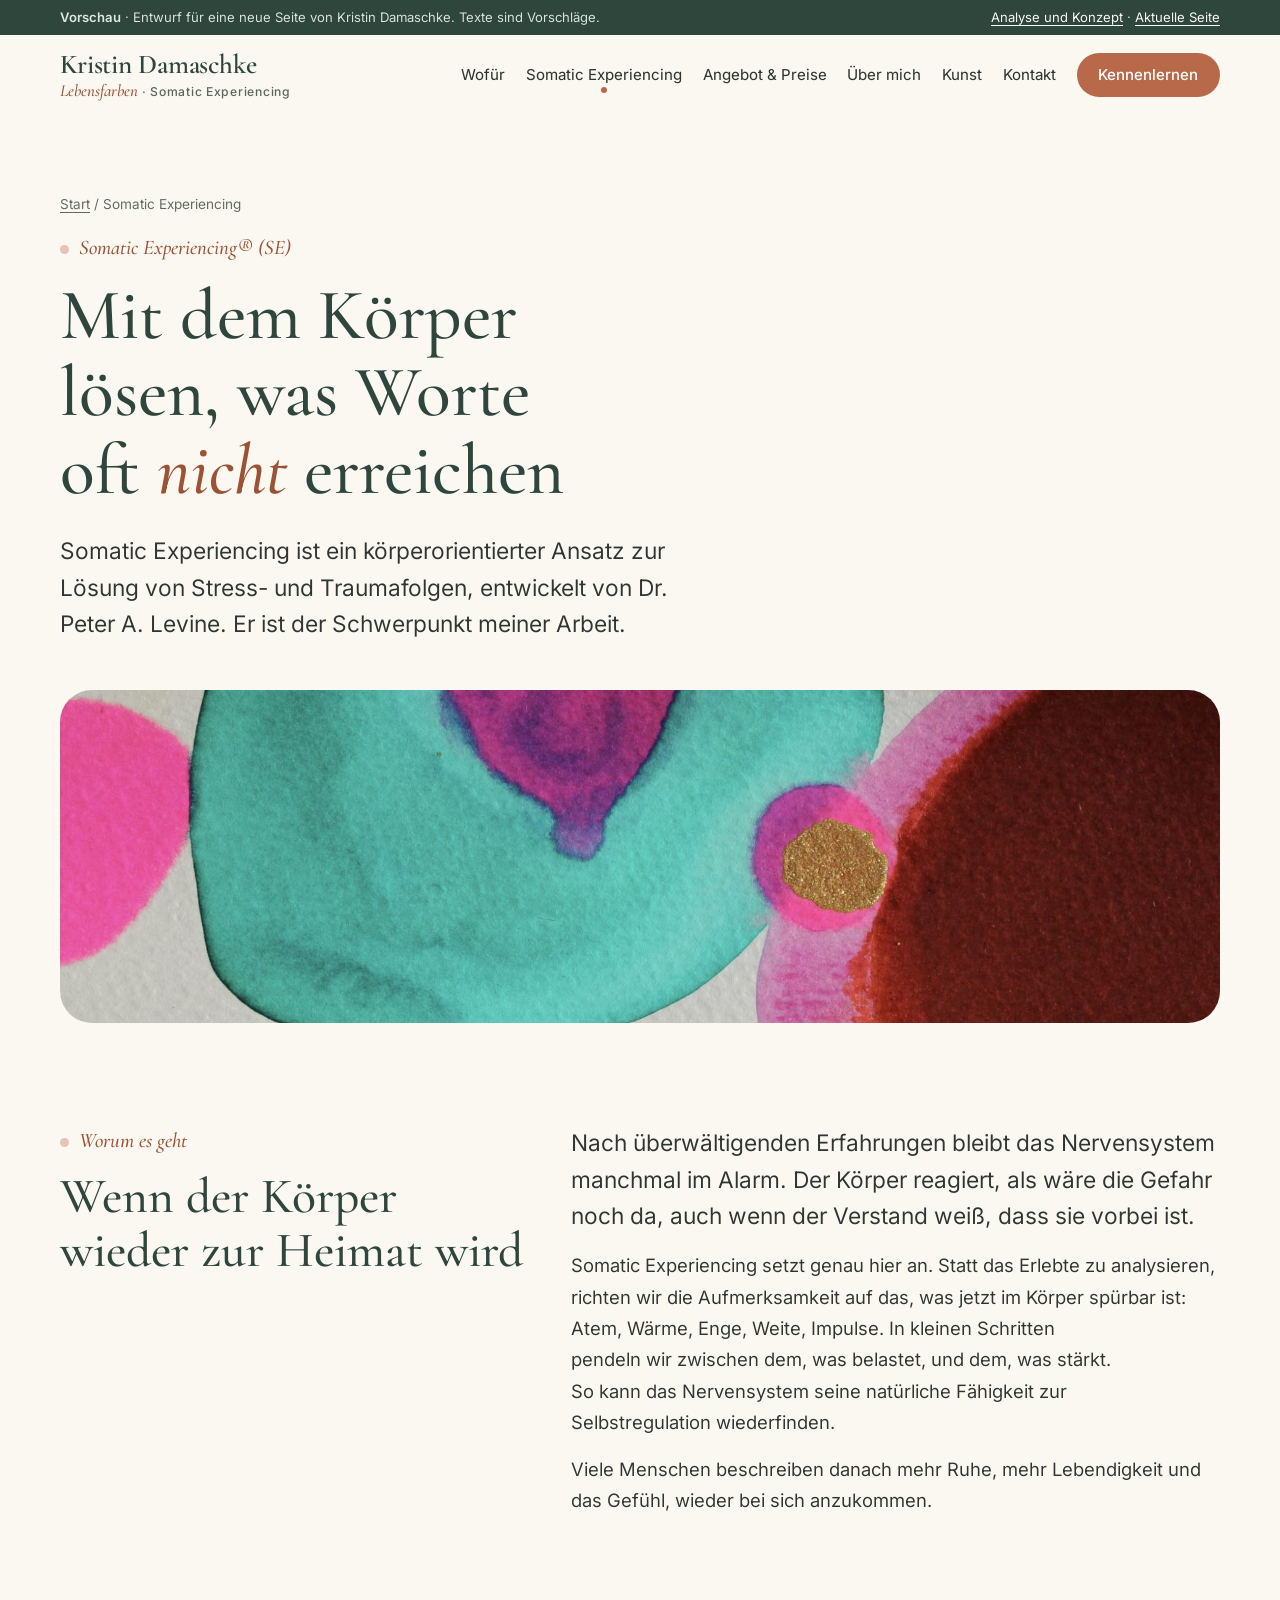
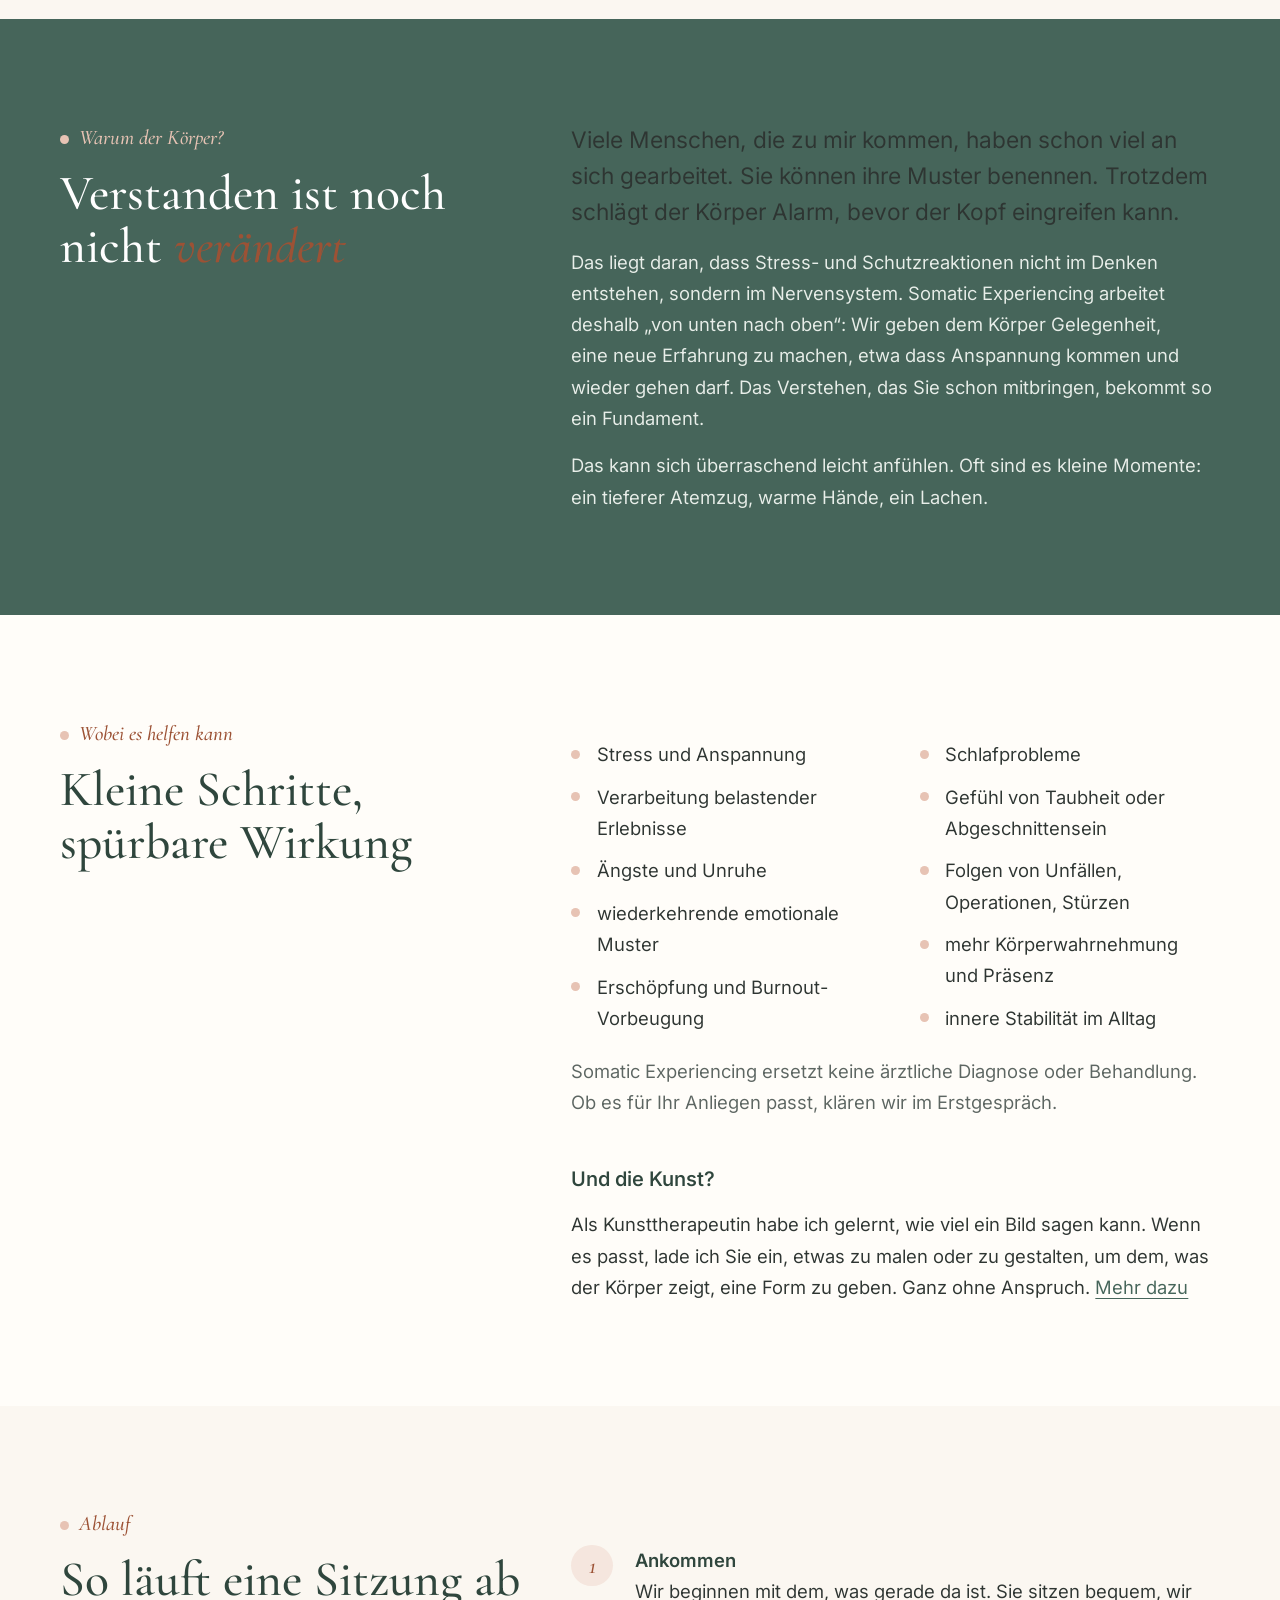
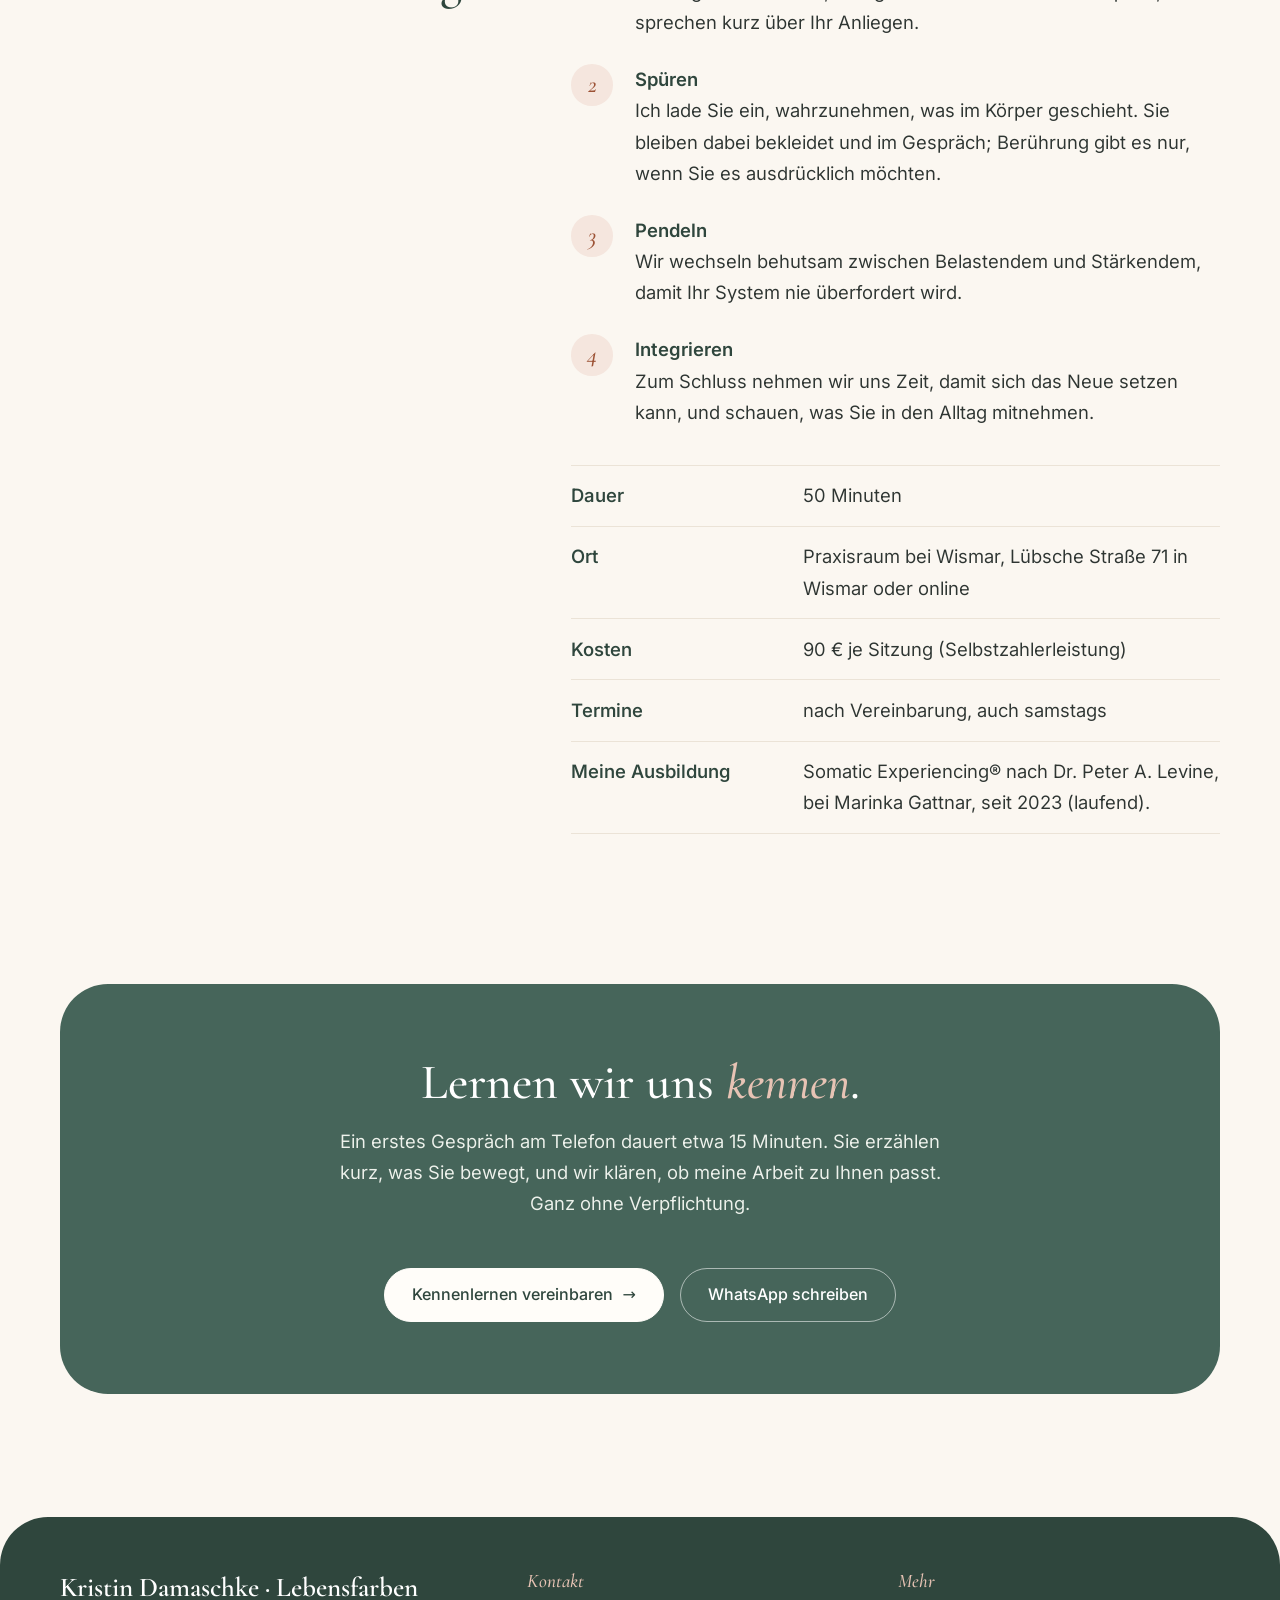
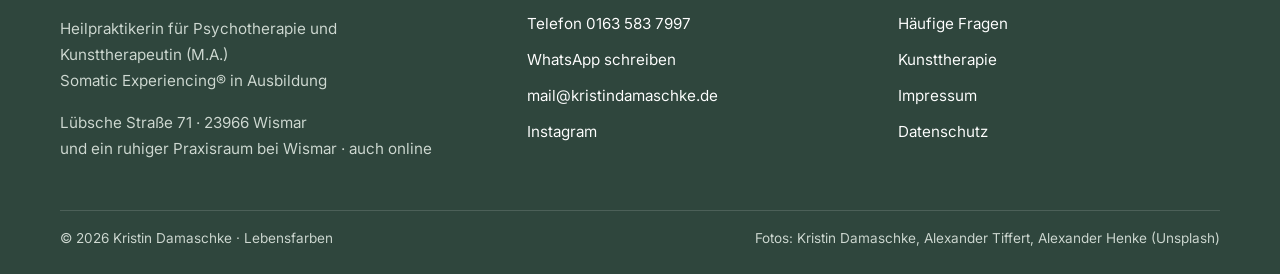
<file: somatic-experiencing/index.html>
<!doctype html>
<html lang="de">
<head>
<meta charset="utf-8">
<meta name="viewport" content="width=device-width, initial-scale=1">
<meta name="robots" content="noindex, nofollow, noarchive, noimageindex">
<meta name="googlebot" content="noindex, nofollow">
<title>Somatic Experiencing in Wismar · Kristin Damaschke · Lebensfarben Wismar</title>
<meta name="description" content="Somatic Experiencing (SE) nach Peter A. Levine in Wismar und online: körperorientierte Begleitung bei Stress, Traumafolgen und wiederkehrenden Mustern. Ablauf, Wirkung, Kosten.">
<meta name="theme-color" content="#2f4a40">
<link rel="icon" href="../favicon.svg" type="image/svg+xml">
<link rel="preload" href="../fonts/cormorant-garamond-latin-600-normal.woff2" as="font" type="font/woff2" crossorigin>
<link rel="preload" href="../fonts/inter-latin-wght-normal.woff2" as="font" type="font/woff2" crossorigin>
<link rel="stylesheet" href="../style.css">
<script type="application/ld+json">{"@context":"https://schema.org","@graph":[{"@type":"Person","@id":"https://www.lebensfarben.net/#kristin","name":"Kristin Damaschke","givenName":"Kristin","familyName":"Damaschke","jobTitle":"Heilpraktikerin für Psychotherapie und Kunsttherapeutin (M.A.)","description":"Traumasensible, körperorientierte Begleitung mit Somatic Experiencing (in Ausbildung) und Kunsttherapie in Wismar und online. Für Erwachsene, die schon viel verstanden haben und trotzdem immer wieder von alten Gefühlen und Mustern eingeholt werden.","url":"https://www.lebensfarben.net/ueber-mich/","worksFor":{"@id":"https://www.lebensfarben.net/#praxis"},"hasCredential":[{"@type":"EducationalOccupationalCredential","credentialCategory":"Erlaubnis nach dem Heilpraktikergesetz","name":"Heilpraktikerin für Psychotherapie (2018)"},{"@type":"EducationalOccupationalCredential","credentialCategory":"degree","name":"Master of Arts Intermediale Kunsttherapie","recognizedBy":{"@type":"CollegeOrUniversity","name":"MSH Medical School Hamburg"}},{"@type":"EducationalOccupationalCredential","credentialCategory":"Weiterbildung","name":"Somatic Experiencing® nach Peter A. Levine (in Ausbildung seit 2023)"}],"alumniOf":[{"@type":"CollegeOrUniversity","name":"MSH Medical School Hamburg"},{"@type":"CollegeOrUniversity","name":"HAW Hamburg"}],"knowsAbout":["Somatic Experiencing","Traumasensible Begleitung","Nervensystemregulation","Kunsttherapie","Intermediale Kunsttherapie","Stressfolgen und Erschöpfung","Wiederkehrende emotionale Muster","Psychotherapie nach dem Heilpraktikergesetz"],"knowsLanguage":"de","sameAs":["https://www.instagram.com/lebensfarben_psychotherapie/","https://www.instagram.com/kristindamaschke_art/"]},{"@type":"ProfessionalService","@id":"https://www.lebensfarben.net/#praxis","name":"Lebensfarben · Kristin Damaschke","alternateName":"Praxis Lebensfarben Wismar","description":"Praxis für körperorientierte Begleitung (Somatic Experiencing), Psychotherapie nach dem Heilpraktikergesetz und Kunsttherapie in Wismar und online. Selbstzahlerpraxis, Termine nach Vereinbarung.","url":"https://www.lebensfarben.net/","email":"mail@kristindamaschke.de","telephone":"+491635837997","image":"https://www.lebensfarben.net/img/raum-1600.jpg","founder":{"@id":"https://www.lebensfarben.net/#kristin"},"address":{"@type":"PostalAddress","streetAddress":"Lübsche Straße 71","postalCode":"23966","addressLocality":"Wismar","addressRegion":"Mecklenburg-Vorpommern","addressCountry":"DE"},"areaServed":[{"@type":"City","name":"Wismar"},{"@type":"City","name":"Schwerin"},{"@type":"City","name":"Lübeck"},{"@type":"AdministrativeArea","name":"Nordwestmecklenburg"},{"@type":"Country","name":"Deutschland (online)"}],"priceRange":"90–120 € je 50 Minuten","paymentAccepted":"Überweisung, bar","currenciesAccepted":"EUR","hasOfferCatalog":{"@type":"OfferCatalog","name":"Angebote","itemListElement":[{"@type":"Offer","price":"90","priceCurrency":"EUR","itemOffered":{"@type":"Service","name":"Einzelsitzung Psychotherapie (HeilprG), traumasensibel und körperorientiert","description":"50 Minuten, in Wismar oder online."}},{"@type":"Offer","price":"90","priceCurrency":"EUR","itemOffered":{"@type":"Service","name":"Einzelsitzung Nervensystemregulation (Anti-Stress)","description":"50 Minuten, auch bei Neurodivergenz."}},{"@type":"Offer","price":"120","priceCurrency":"EUR","itemOffered":{"@type":"Service","name":"Einzelsitzung Coaching","description":"50 Minuten."}},{"@type":"Offer","itemOffered":{"@type":"Service","name":"Kunsttherapeutische Selbsterfahrungsgruppe","description":"Termine werden auf der Seite angekündigt."}}]},"sameAs":["https://www.instagram.com/lebensfarben_psychotherapie/"]},{"@type":"WebSite","@id":"https://www.lebensfarben.net/#website","url":"https://www.lebensfarben.net/","name":"Lebensfarben · Kristin Damaschke","inLanguage":"de-DE","publisher":{"@id":"https://www.lebensfarben.net/#praxis"}},{"@type":"WebPage","@id":"https://www.lebensfarben.net/somatic-experiencing/#seite","url":"https://www.lebensfarben.net/somatic-experiencing/","name":"Somatic Experiencing in Wismar","description":"Somatic Experiencing (SE) nach Peter A. Levine in Wismar und online: körperorientierte Begleitung bei Stress, Traumafolgen und wiederkehrenden Mustern. Ablauf, Wirkung, Kosten.","inLanguage":"de-DE","isPartOf":{"@id":"https://www.lebensfarben.net/#website"},"about":{"@id":"https://www.lebensfarben.net/#praxis"}},{"@type":"BreadcrumbList","itemListElement":[{"@type":"ListItem","position":1,"name":"Start","item":"https://www.lebensfarben.net/"},{"@type":"ListItem","position":2,"name":"Somatic Experiencing","item":"https://www.lebensfarben.net/somatic-experiencing/"}]}]}</script>
<script>document.documentElement.classList.add('js');</script>
</head>
<body>
<a class="skip-link" href="#inhalt">Zum Inhalt springen</a>
<div class="preview-bar"><div class="wrap"><span><strong>Vorschau</strong> · Entwurf für eine neue Seite von Kristin Damaschke. Texte sind Vorschläge.</span><span><a href="../konzept/">Analyse und Konzept</a> · <a href="https://www.lebensfarben.net/" rel="nofollow">Aktuelle Seite</a></span></div></div>
<header class="site-header">
  <div class="wrap">
    <a class="brand" href="../"><span class="brand-name">Kristin Damaschke</span><span class="brand-sub"><b>Lebensfarben</b><span class="brand-sub-more"> · Somatic Experiencing</span></span><span class="visually-hidden">, zur Startseite</span></a>
    <button class="menu-toggle" type="button" aria-expanded="false" aria-controls="hauptmenue"><span>Menü</span><span class="bars" aria-hidden="true"></span></button>
    <nav class="main-nav" id="hauptmenue" aria-label="Hauptmenü"><ul><li><a href="../wofuer/">Wofür</a></li><li><a href="../somatic-experiencing/" aria-current="page">Somatic Experiencing</a></li><li><a href="../angebot/">Angebot & Preise</a></li><li><a href="../ueber-mich/">Über mich</a></li><li><a href="../kunst/">Kunst</a></li><li><a href="../kontakt/">Kontakt</a></li><li class="nav-cta"><a href="../kontakt/#kennenlernen">Kennenlernen</a></li></ul></nav>
  </div>
</header>
<main id="inhalt" tabindex="-1">
<section class="page-head"><div class="wrap"><p class="crumbs"><a href="../">Start</a> / Somatic Experiencing</p><p class="eyebrow">Somatic Experiencing® (SE)</p><h1>Mit dem Körper lösen, was Worte oft <em>nicht</em> erreichen</h1><p class="lead">Somatic Experiencing ist ein körperorientierter Ansatz zur Lösung von Stress- und Traumafolgen, entwickelt von Dr. Peter A. Levine. Er ist der Schwerpunkt meiner Arbeit.</p></div></section>
<figure class="band contained"><img src="../img/art-tuerkis-1600.jpg" srcset="../img/art-tuerkis-800.jpg 800w, ../img/art-tuerkis-1600.jpg 1600w" sizes="100vw" alt="Aquarell von Kristin Damaschke in Türkis, Magenta und Rotbraun" width="1600" height="600" loading="lazy" decoding="async"></figure>

<section class="section"><div class="wrap">
  <div class="split">
    <div class="split-head"><p class="eyebrow">Worum es geht</p><h2>Wenn der Körper wieder zur Heimat wird</h2></div>
    <div>
      <p class="lead">Nach überwältigenden Erfahrungen bleibt das Nervensystem manchmal im Alarm. Der Körper reagiert, als wäre die Gefahr noch da, auch wenn der Verstand weiß, dass sie vorbei ist.</p>
      <p>Somatic Experiencing setzt genau hier an. Statt das Erlebte zu analysieren, richten wir die Aufmerksamkeit auf das, was jetzt im Körper spürbar ist: Atem, Wärme, Enge, Weite, Impulse. In kleinen Schritten pendeln wir zwischen dem, was belastet, und dem, was stärkt. So kann das Nervensystem seine natürliche Fähigkeit zur Selbstregulation wiederfinden.</p>
      <p>Viele Menschen beschreiben danach mehr Ruhe, mehr Lebendigkeit und das Gefühl, wieder bei sich anzukommen.</p>
    </div>
  </div>
</div></section>

<section class="section green"><div class="wrap">
  <div class="split">
    <div class="split-head"><p class="eyebrow">Warum der Körper?</p><h2>Verstanden ist noch nicht <em>verändert</em></h2></div>
    <div>
      <p class="lead">Viele Menschen, die zu mir kommen, haben schon viel an sich gearbeitet. Sie können ihre Muster benennen. Trotzdem schlägt der Körper Alarm, bevor der Kopf eingreifen kann.</p>
      <p>Das liegt daran, dass Stress- und Schutzreaktionen nicht im Denken entstehen, sondern im Nervensystem. Somatic Experiencing arbeitet deshalb „von unten nach oben“: Wir geben dem Körper Gelegenheit, eine neue Erfahrung zu machen, etwa dass Anspannung kommen und wieder gehen darf. Das Verstehen, das Sie schon mitbringen, bekommt so ein Fundament.</p>
      <p>Das kann sich überraschend leicht anfühlen. Oft sind es kleine Momente: ein tieferer Atemzug, warme Hände, ein Lachen.</p>
    </div>
  </div>
</div></section>

<section class="section white"><div class="wrap">
  <div class="split">
    <div class="split-head"><p class="eyebrow">Wobei es helfen kann</p><h2>Kleine Schritte, spürbare Wirkung</h2></div>
    <div>
      <ul class="checks two">
        <li>Stress und Anspannung</li><li>Verarbeitung belastender Erlebnisse</li><li>Ängste und Unruhe</li><li>wiederkehrende emotionale Muster</li><li>Erschöpfung und Burnout-Vorbeugung</li><li>Schlafprobleme</li><li>Gefühl von Taubheit oder Abgeschnittensein</li><li>Folgen von Unfällen, Operationen, Stürzen</li><li>mehr Körperwahrnehmung und Präsenz</li><li>innere Stabilität im Alltag</li>
      </ul>
      <p class="muted" style="margin-top:var(--s2)">Somatic Experiencing ersetzt keine ärztliche Diagnose oder Behandlung. Ob es für Ihr Anliegen passt, klären wir im Erstgespräch.</p>
      <h3 style="margin-top:var(--s4)">Und die Kunst?</h3>
      <p>Als Kunsttherapeutin habe ich gelernt, wie viel ein Bild sagen kann. Wenn es passt, lade ich Sie ein, etwas zu malen oder zu gestalten, um dem, was der Körper zeigt, eine Form zu geben. Ganz ohne Anspruch. <a href="../kunsttherapie/">Mehr dazu</a></p>
    </div>
  </div>
</div></section>

<section class="section"><div class="wrap">
  <div class="split">
    <div class="split-head"><p class="eyebrow">Ablauf</p><h2>So läuft eine Sitzung ab</h2></div>
    <div>
      <ol class="steps">
        <li><div><strong>Ankommen</strong>Wir beginnen mit dem, was gerade da ist. Sie sitzen bequem, wir sprechen kurz über Ihr Anliegen.</div></li>
        <li><div><strong>Spüren</strong>Ich lade Sie ein, wahrzunehmen, was im Körper geschieht. Sie bleiben dabei bekleidet und im Gespräch; Berührung gibt es nur, wenn Sie es ausdrücklich möchten.</div></li>
        <li><div><strong>Pendeln</strong>Wir wechseln behutsam zwischen Belastendem und Stärkendem, damit Ihr System nie überfordert wird.</div></li>
        <li><div><strong>Integrieren</strong>Zum Schluss nehmen wir uns Zeit, damit sich das Neue setzen kann, und schauen, was Sie in den Alltag mitnehmen.</div></li>
      </ol>
      <dl class="facts">
        <div><dt>Dauer</dt><dd>50 Minuten</dd></div>
        <div><dt>Ort</dt><dd>Praxisraum bei Wismar, Lübsche Straße 71 in Wismar oder online</dd></div>
        <div><dt>Kosten</dt><dd>90 € je Sitzung (Selbstzahlerleistung)</dd></div>
        <div><dt>Termine</dt><dd>nach Vereinbarung, auch samstags</dd></div>
        <div><dt>Meine Ausbildung</dt><dd>Somatic Experiencing® nach Dr. Peter A. Levine, bei Marinka Gattnar, seit 2023 (laufend).</dd></div>
      </dl>
    </div>
  </div>
</div></section>
<section class="closing center"><div class="wrap"><div class="closing-card"><span class="duo-blob duo-blob--c" aria-hidden="true"></span><h2>Lernen wir uns <em>kennen</em>.</h2><p>Ein erstes Gespräch am Telefon dauert etwa 15 Minuten. Sie erzählen kurz, was Sie bewegt, und wir klären, ob meine Arbeit zu Ihnen passt. Ganz ohne Verpflichtung.</p><div class="cta-row"><a class="btn btn--light" href="../kontakt/">Kennenlernen vereinbaren <span class="arrow" aria-hidden="true">→</span></a><a class="btn btn--ghost btn--on-dark" href="https://wa.me/491635837997">WhatsApp schreiben</a></div></div></div></section>

</main>
<footer class="site-footer">
  <div class="wrap">
    <div class="footer-grid">
      <div>
        <p class="footer-name">Kristin Damaschke · Lebensfarben</p>
        <p>Heilpraktikerin für Psychotherapie und Kunsttherapeutin (M.A.)<br>Somatic Experiencing® in Ausbildung</p>
        <address>Lübsche Straße 71 · 23966 Wismar<br>und ein ruhiger Praxisraum bei Wismar · auch online</address>
      </div>
      <div>
        <p class="footer-title">Kontakt</p>
        <ul>
          <li><a href="tel:+491635837997">Telefon 0163 583 7997</a></li>
          <li><a href="https://wa.me/491635837997">WhatsApp schreiben</a></li>
          <li><a href="mailto:mail@kristindamaschke.de">mail@kristindamaschke.de</a></li>
          <li><a href="https://www.instagram.com/lebensfarben_psychotherapie/">Instagram</a></li>
        </ul>
      </div>
      <div>
        <p class="footer-title">Mehr</p>
        <ul>
          <li><a href="../fragen/">Häufige Fragen</a></li>
          <li><a href="../kunsttherapie/">Kunsttherapie</a></li>
          <li><a href="../impressum/">Impressum</a></li>
          <li><a href="../datenschutz/">Datenschutz</a></li>
        </ul>
      </div>
    </div>
    <div class="footer-bottom"><span>© 2026 Kristin Damaschke · Lebensfarben</span><span>Fotos: Kristin Damaschke, Alexander Tiffert, Alexander Henke (Unsplash)</span></div>
  </div>
</footer>
<script>
(function(){
  var root=document.documentElement,header=document.querySelector('.site-header');
  function setH(){if(header)root.style.setProperty('--header-h',Math.round(header.getBoundingClientRect().bottom)+'px');}
  setH();addEventListener('resize',setH);
  function onScroll(){if(header)header.classList.toggle('is-scrolled',scrollY>8);setH();}
  onScroll();addEventListener('scroll',onScroll,{passive:true});
  var btn=document.querySelector('.menu-toggle'),nav=document.getElementById('hauptmenue');
  if(btn&&nav){
    var set=function(o){btn.setAttribute('aria-expanded',String(o));nav.classList.toggle('is-open',o);document.body.style.overflow=o?'hidden':'';setH();};
    btn.addEventListener('click',function(){set(btn.getAttribute('aria-expanded')!=='true');});
    document.addEventListener('keydown',function(e){if(e.key==='Escape'&&btn.getAttribute('aria-expanded')==='true'){set(false);btn.focus();}});
  }
  var items=document.querySelectorAll('.reveal');
  if(!('IntersectionObserver' in window)||matchMedia('(prefers-reduced-motion: reduce)').matches){items.forEach(function(el){el.classList.add('is-in');});}
  else{var io=new IntersectionObserver(function(es){es.forEach(function(en){if(en.isIntersecting){en.target.classList.add('is-in');io.unobserve(en.target);}});},{rootMargin:'0px 0px -8% 0px',threshold:.08});items.forEach(function(el){io.observe(el);});}
})();
</script>
</body>
</html>
</file>
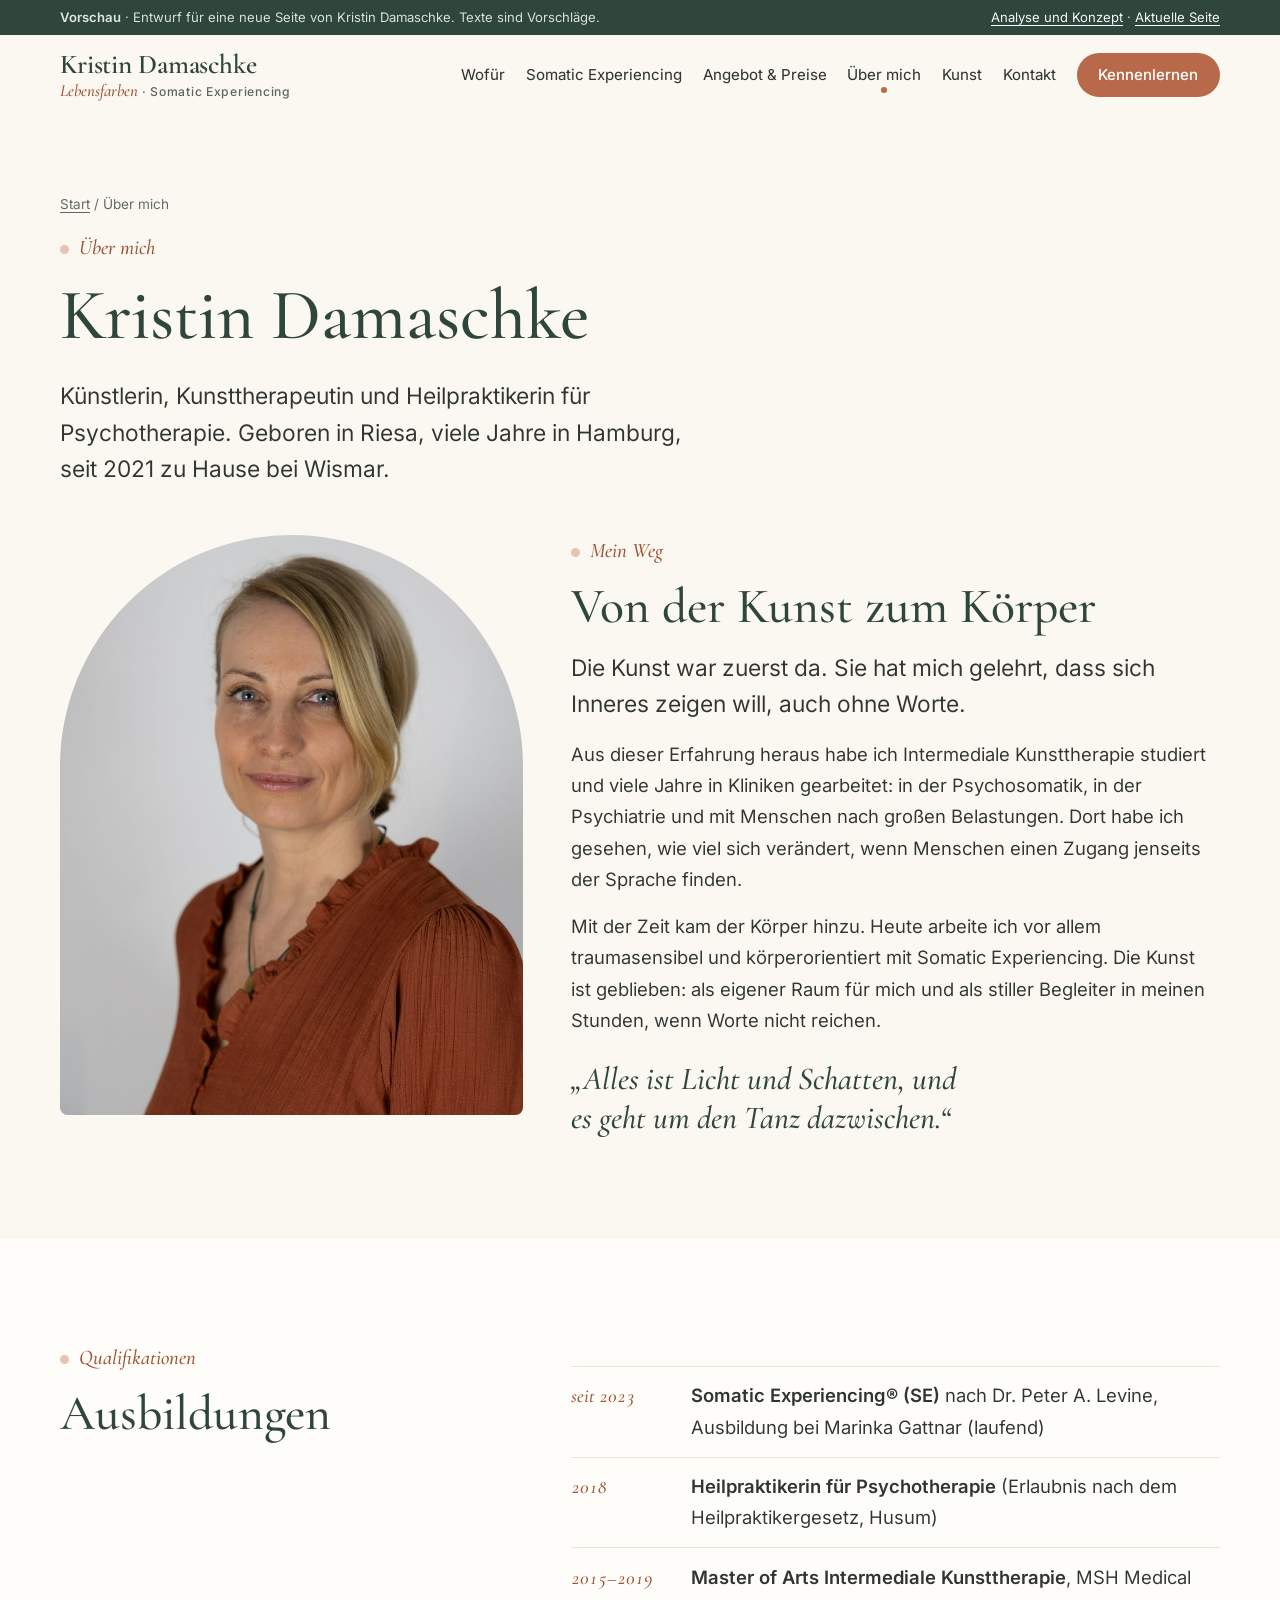
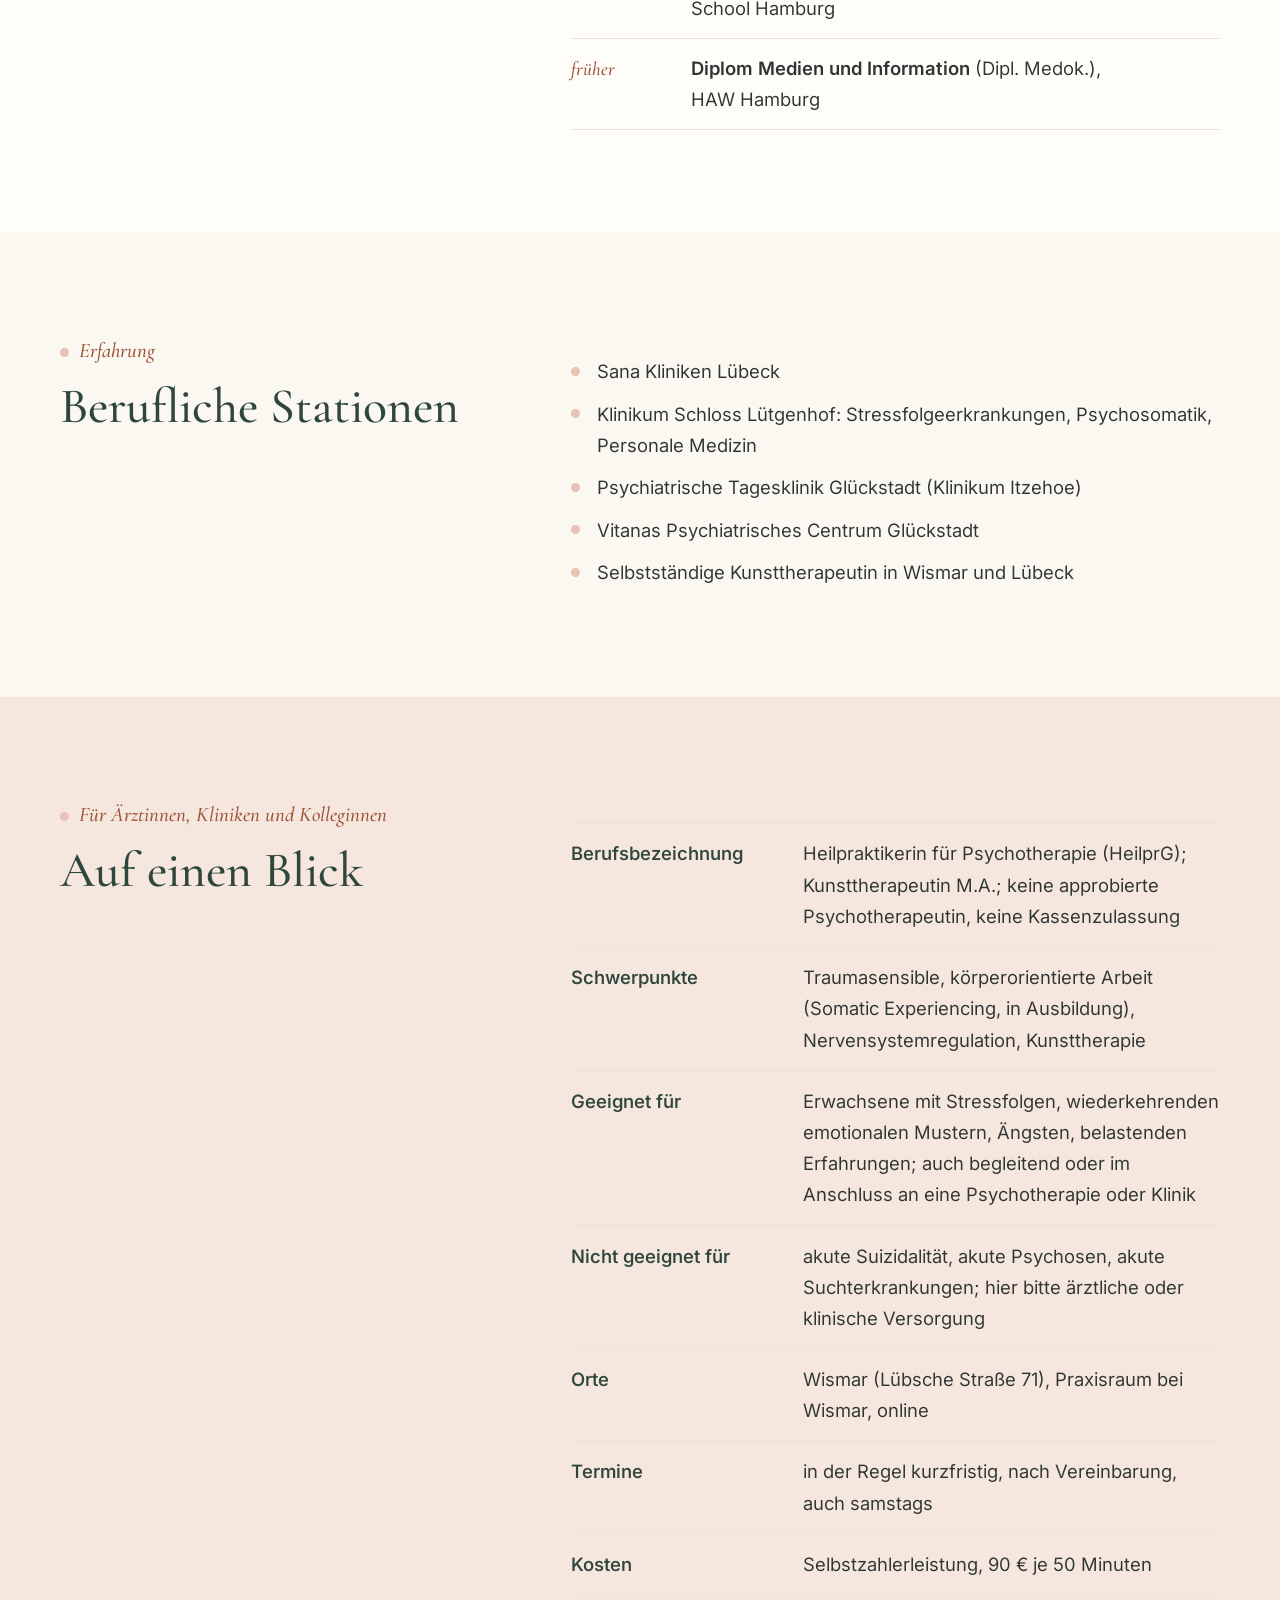
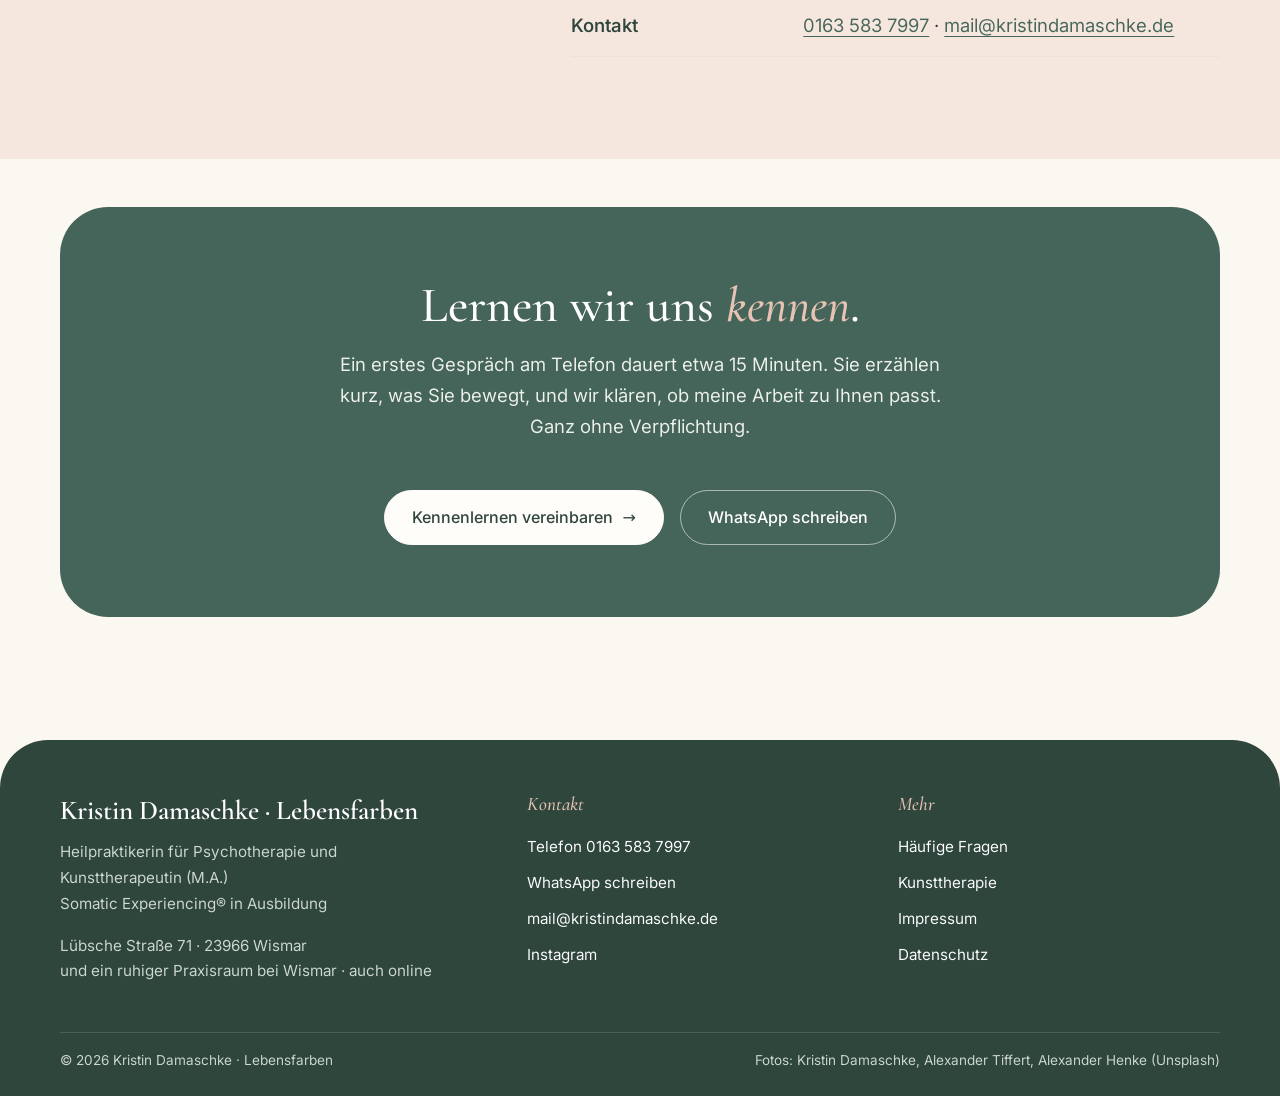
<file: ueber-mich/index.html>
<!doctype html>
<html lang="de">
<head>
<meta charset="utf-8">
<meta name="viewport" content="width=device-width, initial-scale=1">
<meta name="robots" content="noindex, nofollow, noarchive, noimageindex">
<meta name="googlebot" content="noindex, nofollow">
<title>Über mich: Kristin Damaschke · Kristin Damaschke · Lebensfarben Wismar</title>
<meta name="description" content="Kristin Damaschke: Heilpraktikerin für Psychotherapie, Kunsttherapeutin (M.A., MSH Hamburg), Somatic Experiencing in Ausbildung. Klinische Erfahrung in Psychosomatik und Psychiatrie. Praxis in Wismar.">
<meta name="theme-color" content="#2f4a40">
<link rel="icon" href="../favicon.svg" type="image/svg+xml">
<link rel="preload" href="../fonts/cormorant-garamond-latin-600-normal.woff2" as="font" type="font/woff2" crossorigin>
<link rel="preload" href="../fonts/inter-latin-wght-normal.woff2" as="font" type="font/woff2" crossorigin>
<link rel="stylesheet" href="../style.css">
<script type="application/ld+json">{"@context":"https://schema.org","@graph":[{"@type":"Person","@id":"https://www.lebensfarben.net/#kristin","name":"Kristin Damaschke","givenName":"Kristin","familyName":"Damaschke","jobTitle":"Heilpraktikerin für Psychotherapie und Kunsttherapeutin (M.A.)","description":"Traumasensible, körperorientierte Begleitung mit Somatic Experiencing (in Ausbildung) und Kunsttherapie in Wismar und online. Für Erwachsene, die schon viel verstanden haben und trotzdem immer wieder von alten Gefühlen und Mustern eingeholt werden.","url":"https://www.lebensfarben.net/ueber-mich/","worksFor":{"@id":"https://www.lebensfarben.net/#praxis"},"hasCredential":[{"@type":"EducationalOccupationalCredential","credentialCategory":"Erlaubnis nach dem Heilpraktikergesetz","name":"Heilpraktikerin für Psychotherapie (2018)"},{"@type":"EducationalOccupationalCredential","credentialCategory":"degree","name":"Master of Arts Intermediale Kunsttherapie","recognizedBy":{"@type":"CollegeOrUniversity","name":"MSH Medical School Hamburg"}},{"@type":"EducationalOccupationalCredential","credentialCategory":"Weiterbildung","name":"Somatic Experiencing® nach Peter A. Levine (in Ausbildung seit 2023)"}],"alumniOf":[{"@type":"CollegeOrUniversity","name":"MSH Medical School Hamburg"},{"@type":"CollegeOrUniversity","name":"HAW Hamburg"}],"knowsAbout":["Somatic Experiencing","Traumasensible Begleitung","Nervensystemregulation","Kunsttherapie","Intermediale Kunsttherapie","Stressfolgen und Erschöpfung","Wiederkehrende emotionale Muster","Psychotherapie nach dem Heilpraktikergesetz"],"knowsLanguage":"de","sameAs":["https://www.instagram.com/lebensfarben_psychotherapie/","https://www.instagram.com/kristindamaschke_art/"]},{"@type":"ProfessionalService","@id":"https://www.lebensfarben.net/#praxis","name":"Lebensfarben · Kristin Damaschke","alternateName":"Praxis Lebensfarben Wismar","description":"Praxis für körperorientierte Begleitung (Somatic Experiencing), Psychotherapie nach dem Heilpraktikergesetz und Kunsttherapie in Wismar und online. Selbstzahlerpraxis, Termine nach Vereinbarung.","url":"https://www.lebensfarben.net/","email":"mail@kristindamaschke.de","telephone":"+491635837997","image":"https://www.lebensfarben.net/img/raum-1600.jpg","founder":{"@id":"https://www.lebensfarben.net/#kristin"},"address":{"@type":"PostalAddress","streetAddress":"Lübsche Straße 71","postalCode":"23966","addressLocality":"Wismar","addressRegion":"Mecklenburg-Vorpommern","addressCountry":"DE"},"areaServed":[{"@type":"City","name":"Wismar"},{"@type":"City","name":"Schwerin"},{"@type":"City","name":"Lübeck"},{"@type":"AdministrativeArea","name":"Nordwestmecklenburg"},{"@type":"Country","name":"Deutschland (online)"}],"priceRange":"90–120 € je 50 Minuten","paymentAccepted":"Überweisung, bar","currenciesAccepted":"EUR","hasOfferCatalog":{"@type":"OfferCatalog","name":"Angebote","itemListElement":[{"@type":"Offer","price":"90","priceCurrency":"EUR","itemOffered":{"@type":"Service","name":"Einzelsitzung Psychotherapie (HeilprG), traumasensibel und körperorientiert","description":"50 Minuten, in Wismar oder online."}},{"@type":"Offer","price":"90","priceCurrency":"EUR","itemOffered":{"@type":"Service","name":"Einzelsitzung Nervensystemregulation (Anti-Stress)","description":"50 Minuten, auch bei Neurodivergenz."}},{"@type":"Offer","price":"120","priceCurrency":"EUR","itemOffered":{"@type":"Service","name":"Einzelsitzung Coaching","description":"50 Minuten."}},{"@type":"Offer","itemOffered":{"@type":"Service","name":"Kunsttherapeutische Selbsterfahrungsgruppe","description":"Termine werden auf der Seite angekündigt."}}]},"sameAs":["https://www.instagram.com/lebensfarben_psychotherapie/"]},{"@type":"WebSite","@id":"https://www.lebensfarben.net/#website","url":"https://www.lebensfarben.net/","name":"Lebensfarben · Kristin Damaschke","inLanguage":"de-DE","publisher":{"@id":"https://www.lebensfarben.net/#praxis"}},{"@type":"WebPage","@id":"https://www.lebensfarben.net/ueber-mich/#seite","url":"https://www.lebensfarben.net/ueber-mich/","name":"Über mich: Kristin Damaschke","description":"Kristin Damaschke: Heilpraktikerin für Psychotherapie, Kunsttherapeutin (M.A., MSH Hamburg), Somatic Experiencing in Ausbildung. Klinische Erfahrung in Psychosomatik und Psychiatrie. Praxis in Wismar.","inLanguage":"de-DE","isPartOf":{"@id":"https://www.lebensfarben.net/#website"},"about":{"@id":"https://www.lebensfarben.net/#praxis"}},{"@type":"BreadcrumbList","itemListElement":[{"@type":"ListItem","position":1,"name":"Start","item":"https://www.lebensfarben.net/"},{"@type":"ListItem","position":2,"name":"Über mich","item":"https://www.lebensfarben.net/ueber-mich/"}]}]}</script>
<script>document.documentElement.classList.add('js');</script>
</head>
<body>
<a class="skip-link" href="#inhalt">Zum Inhalt springen</a>
<div class="preview-bar"><div class="wrap"><span><strong>Vorschau</strong> · Entwurf für eine neue Seite von Kristin Damaschke. Texte sind Vorschläge.</span><span><a href="../konzept/">Analyse und Konzept</a> · <a href="https://www.lebensfarben.net/" rel="nofollow">Aktuelle Seite</a></span></div></div>
<header class="site-header">
  <div class="wrap">
    <a class="brand" href="../"><span class="brand-name">Kristin Damaschke</span><span class="brand-sub"><b>Lebensfarben</b><span class="brand-sub-more"> · Somatic Experiencing</span></span><span class="visually-hidden">, zur Startseite</span></a>
    <button class="menu-toggle" type="button" aria-expanded="false" aria-controls="hauptmenue"><span>Menü</span><span class="bars" aria-hidden="true"></span></button>
    <nav class="main-nav" id="hauptmenue" aria-label="Hauptmenü"><ul><li><a href="../wofuer/">Wofür</a></li><li><a href="../somatic-experiencing/">Somatic Experiencing</a></li><li><a href="../angebot/">Angebot & Preise</a></li><li><a href="../ueber-mich/" aria-current="page">Über mich</a></li><li><a href="../kunst/">Kunst</a></li><li><a href="../kontakt/">Kontakt</a></li><li class="nav-cta"><a href="../kontakt/#kennenlernen">Kennenlernen</a></li></ul></nav>
  </div>
</header>
<main id="inhalt" tabindex="-1">
<section class="page-head"><div class="wrap"><p class="crumbs"><a href="../">Start</a> / Über mich</p><p class="eyebrow">Über mich</p><h1>Kristin Damaschke</h1><p class="lead">Künstlerin, Kunsttherapeutin und Heilpraktikerin für Psychotherapie. Geboren in Riesa, viele Jahre in Hamburg, seit 2021 zu Hause bei Wismar.</p></div></section>
<section class="section" style="padding-top:0"><div class="wrap">
  <div class="split">
    <div class="split-media portrait"><figure><img src="../img/kristin-ruhig-1600.jpg" srcset="../img/kristin-ruhig-800.jpg 800w, ../img/kristin-ruhig-1600.jpg 1600w" sizes="(min-width: 960px) 460px, 100vw" alt="Kristin Damaschke in rostroter Bluse, mit leichtem Lächeln" width="1600" height="2000" loading="eager" decoding="async"></figure></div>
    <div>
      <p class="eyebrow">Mein Weg</p>
      <h2>Von der Kunst zum Körper</h2>
      <p class="lead">Die Kunst war zuerst da. Sie hat mich gelehrt, dass sich Inneres zeigen will, auch ohne Worte.</p>
      <p>Aus dieser Erfahrung heraus habe ich Intermediale Kunsttherapie studiert und viele Jahre in Kliniken gearbeitet: in der Psychosomatik, in der Psychiatrie und mit Menschen nach großen Belastungen. Dort habe ich gesehen, wie viel sich verändert, wenn Menschen einen Zugang jenseits der Sprache finden.</p>
      <p>Mit der Zeit kam der Körper hinzu. Heute arbeite ich vor allem traumasensibel und körperorientiert mit Somatic Experiencing. Die Kunst ist geblieben: als eigener Raum für mich und als stiller Begleiter in meinen Stunden, wenn Worte nicht reichen.</p>
      <p class="pull" style="font-size:clamp(1.5rem,1.2rem + 1vw,2rem);margin-top:var(--s3)">„Alles ist Licht und Schatten, und es geht um den Tanz dazwischen.“</p>
    </div>
  </div>
</div></section>

<section class="section white"><div class="wrap">
  <div class="split">
    <div class="split-head"><p class="eyebrow">Qualifikationen</p><h2>Ausbildungen</h2></div>
    <div>
      <ul class="timeline">
        <li><span class="when">seit 2023</span><span><strong>Somatic Experiencing® (SE)</strong> nach Dr. Peter A. Levine, Ausbildung bei Marinka Gattnar (laufend)</span></li>
        <li><span class="when">2018</span><span><strong>Heilpraktikerin für Psychotherapie</strong> (Erlaubnis nach dem Heilpraktikergesetz, Husum)</span></li>
        <li><span class="when">2015–2019</span><span><strong>Master of Arts Intermediale Kunsttherapie</strong>, MSH Medical School Hamburg</span></li>
        <li><span class="when">früher</span><span><strong>Diplom Medien und Information</strong> (Dipl. Medok.), HAW Hamburg</span></li>
      </ul>
    </div>
  </div>
</div></section>

<section class="section"><div class="wrap">
  <div class="split">
    <div class="split-head"><p class="eyebrow">Erfahrung</p><h2>Berufliche Stationen</h2></div>
    <div>
      <ul class="checks">
        <li>Sana Kliniken Lübeck</li>
        <li>Klinikum Schloss Lütgenhof: Stressfolgeerkrankungen, Psychosomatik, Personale Medizin</li>
        <li>Psychiatrische Tagesklinik Glückstadt (Klinikum Itzehoe)</li>
        <li>Vitanas Psychiatrisches Centrum Glückstadt</li>
        <li>Selbstständige Kunsttherapeutin in Wismar und Lübeck</li>
      </ul>
    </div>
  </div>
</div></section>

<section class="section sage" id="zuweisende"><div class="wrap">
  <div class="split">
    <div class="split-head"><p class="eyebrow">Für Ärztinnen, Kliniken und Kolleginnen</p><h2>Auf einen Blick</h2></div>
    <div>
      <dl class="facts">
        <div><dt>Berufsbezeichnung</dt><dd>Heilpraktikerin für Psychotherapie (HeilprG); Kunsttherapeutin M.A.; keine approbierte Psychotherapeutin, keine Kassenzulassung</dd></div>
        <div><dt>Schwerpunkte</dt><dd>Traumasensible, körperorientierte Arbeit (Somatic Experiencing, in Ausbildung), Nervensystemregulation, Kunsttherapie</dd></div>
        <div><dt>Geeignet für</dt><dd>Erwachsene mit Stressfolgen, wiederkehrenden emotionalen Mustern, Ängsten, belastenden Erfahrungen; auch begleitend oder im Anschluss an eine Psychotherapie oder Klinik</dd></div>
        <div><dt>Nicht geeignet für</dt><dd>akute Suizidalität, akute Psychosen, akute Suchterkrankungen; hier bitte ärztliche oder klinische Versorgung</dd></div>
        <div><dt>Orte</dt><dd>Wismar (Lübsche Straße 71), Praxisraum bei Wismar, online</dd></div>
        <div><dt>Termine</dt><dd>in der Regel kurzfristig, nach Vereinbarung, auch samstags</dd></div>
        <div><dt>Kosten</dt><dd>Selbstzahlerleistung, 90 € je 50 Minuten</dd></div>
        <div><dt>Kontakt</dt><dd><a href="tel:+491635837997">0163 583 7997</a> · <a href="mailto:mail@kristindamaschke.de">mail@kristindamaschke.de</a></dd></div>
      </dl>
    </div>
  </div>
</div></section>
<section class="closing center"><div class="wrap"><div class="closing-card"><span class="duo-blob duo-blob--c" aria-hidden="true"></span><h2>Lernen wir uns <em>kennen</em>.</h2><p>Ein erstes Gespräch am Telefon dauert etwa 15 Minuten. Sie erzählen kurz, was Sie bewegt, und wir klären, ob meine Arbeit zu Ihnen passt. Ganz ohne Verpflichtung.</p><div class="cta-row"><a class="btn btn--light" href="../kontakt/">Kennenlernen vereinbaren <span class="arrow" aria-hidden="true">→</span></a><a class="btn btn--ghost btn--on-dark" href="https://wa.me/491635837997">WhatsApp schreiben</a></div></div></div></section>

</main>
<footer class="site-footer">
  <div class="wrap">
    <div class="footer-grid">
      <div>
        <p class="footer-name">Kristin Damaschke · Lebensfarben</p>
        <p>Heilpraktikerin für Psychotherapie und Kunsttherapeutin (M.A.)<br>Somatic Experiencing® in Ausbildung</p>
        <address>Lübsche Straße 71 · 23966 Wismar<br>und ein ruhiger Praxisraum bei Wismar · auch online</address>
      </div>
      <div>
        <p class="footer-title">Kontakt</p>
        <ul>
          <li><a href="tel:+491635837997">Telefon 0163 583 7997</a></li>
          <li><a href="https://wa.me/491635837997">WhatsApp schreiben</a></li>
          <li><a href="mailto:mail@kristindamaschke.de">mail@kristindamaschke.de</a></li>
          <li><a href="https://www.instagram.com/lebensfarben_psychotherapie/">Instagram</a></li>
        </ul>
      </div>
      <div>
        <p class="footer-title">Mehr</p>
        <ul>
          <li><a href="../fragen/">Häufige Fragen</a></li>
          <li><a href="../kunsttherapie/">Kunsttherapie</a></li>
          <li><a href="../impressum/">Impressum</a></li>
          <li><a href="../datenschutz/">Datenschutz</a></li>
        </ul>
      </div>
    </div>
    <div class="footer-bottom"><span>© 2026 Kristin Damaschke · Lebensfarben</span><span>Fotos: Kristin Damaschke, Alexander Tiffert, Alexander Henke (Unsplash)</span></div>
  </div>
</footer>
<script>
(function(){
  var root=document.documentElement,header=document.querySelector('.site-header');
  function setH(){if(header)root.style.setProperty('--header-h',Math.round(header.getBoundingClientRect().bottom)+'px');}
  setH();addEventListener('resize',setH);
  function onScroll(){if(header)header.classList.toggle('is-scrolled',scrollY>8);setH();}
  onScroll();addEventListener('scroll',onScroll,{passive:true});
  var btn=document.querySelector('.menu-toggle'),nav=document.getElementById('hauptmenue');
  if(btn&&nav){
    var set=function(o){btn.setAttribute('aria-expanded',String(o));nav.classList.toggle('is-open',o);document.body.style.overflow=o?'hidden':'';setH();};
    btn.addEventListener('click',function(){set(btn.getAttribute('aria-expanded')!=='true');});
    document.addEventListener('keydown',function(e){if(e.key==='Escape'&&btn.getAttribute('aria-expanded')==='true'){set(false);btn.focus();}});
  }
  var items=document.querySelectorAll('.reveal');
  if(!('IntersectionObserver' in window)||matchMedia('(prefers-reduced-motion: reduce)').matches){items.forEach(function(el){el.classList.add('is-in');});}
  else{var io=new IntersectionObserver(function(es){es.forEach(function(en){if(en.isIntersecting){en.target.classList.add('is-in');io.unobserve(en.target);}});},{rootMargin:'0px 0px -8% 0px',threshold:.08});items.forEach(function(el){io.observe(el);});}
})();
</script>
</body>
</html>
</file>
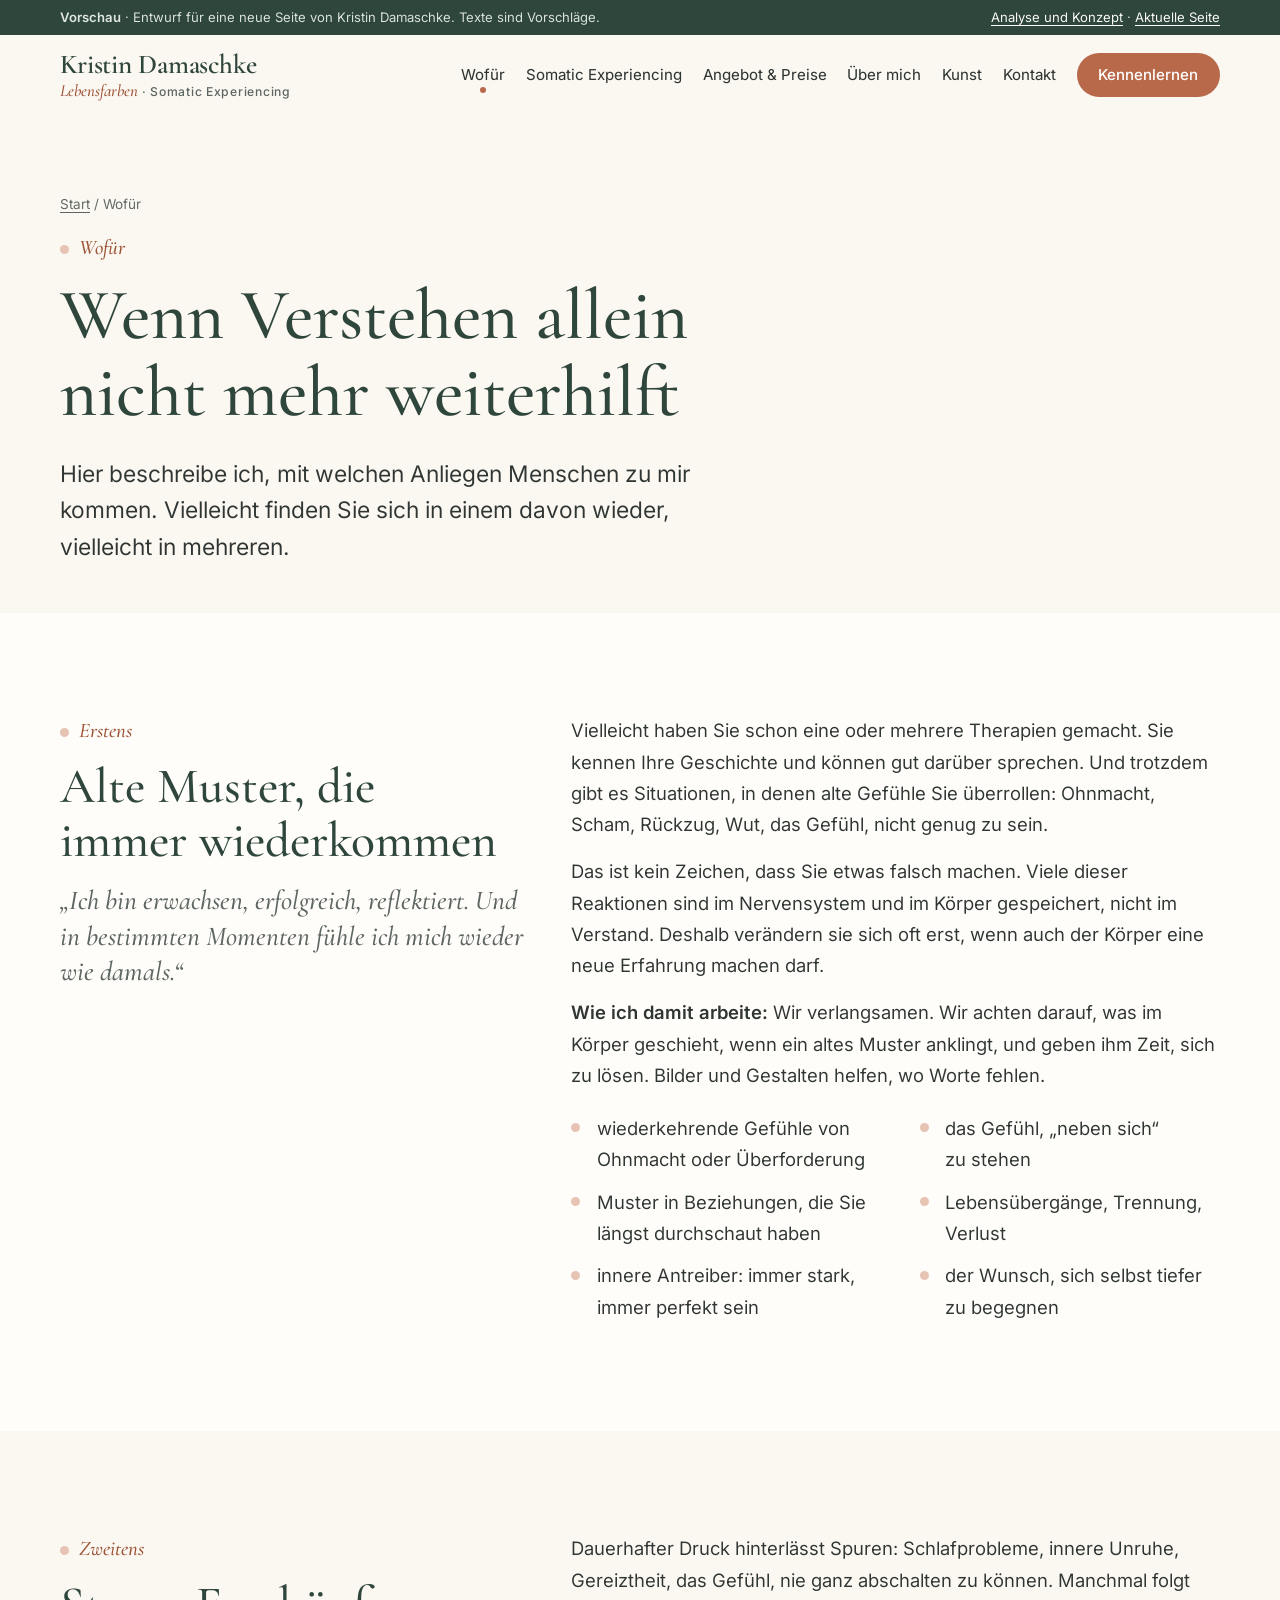
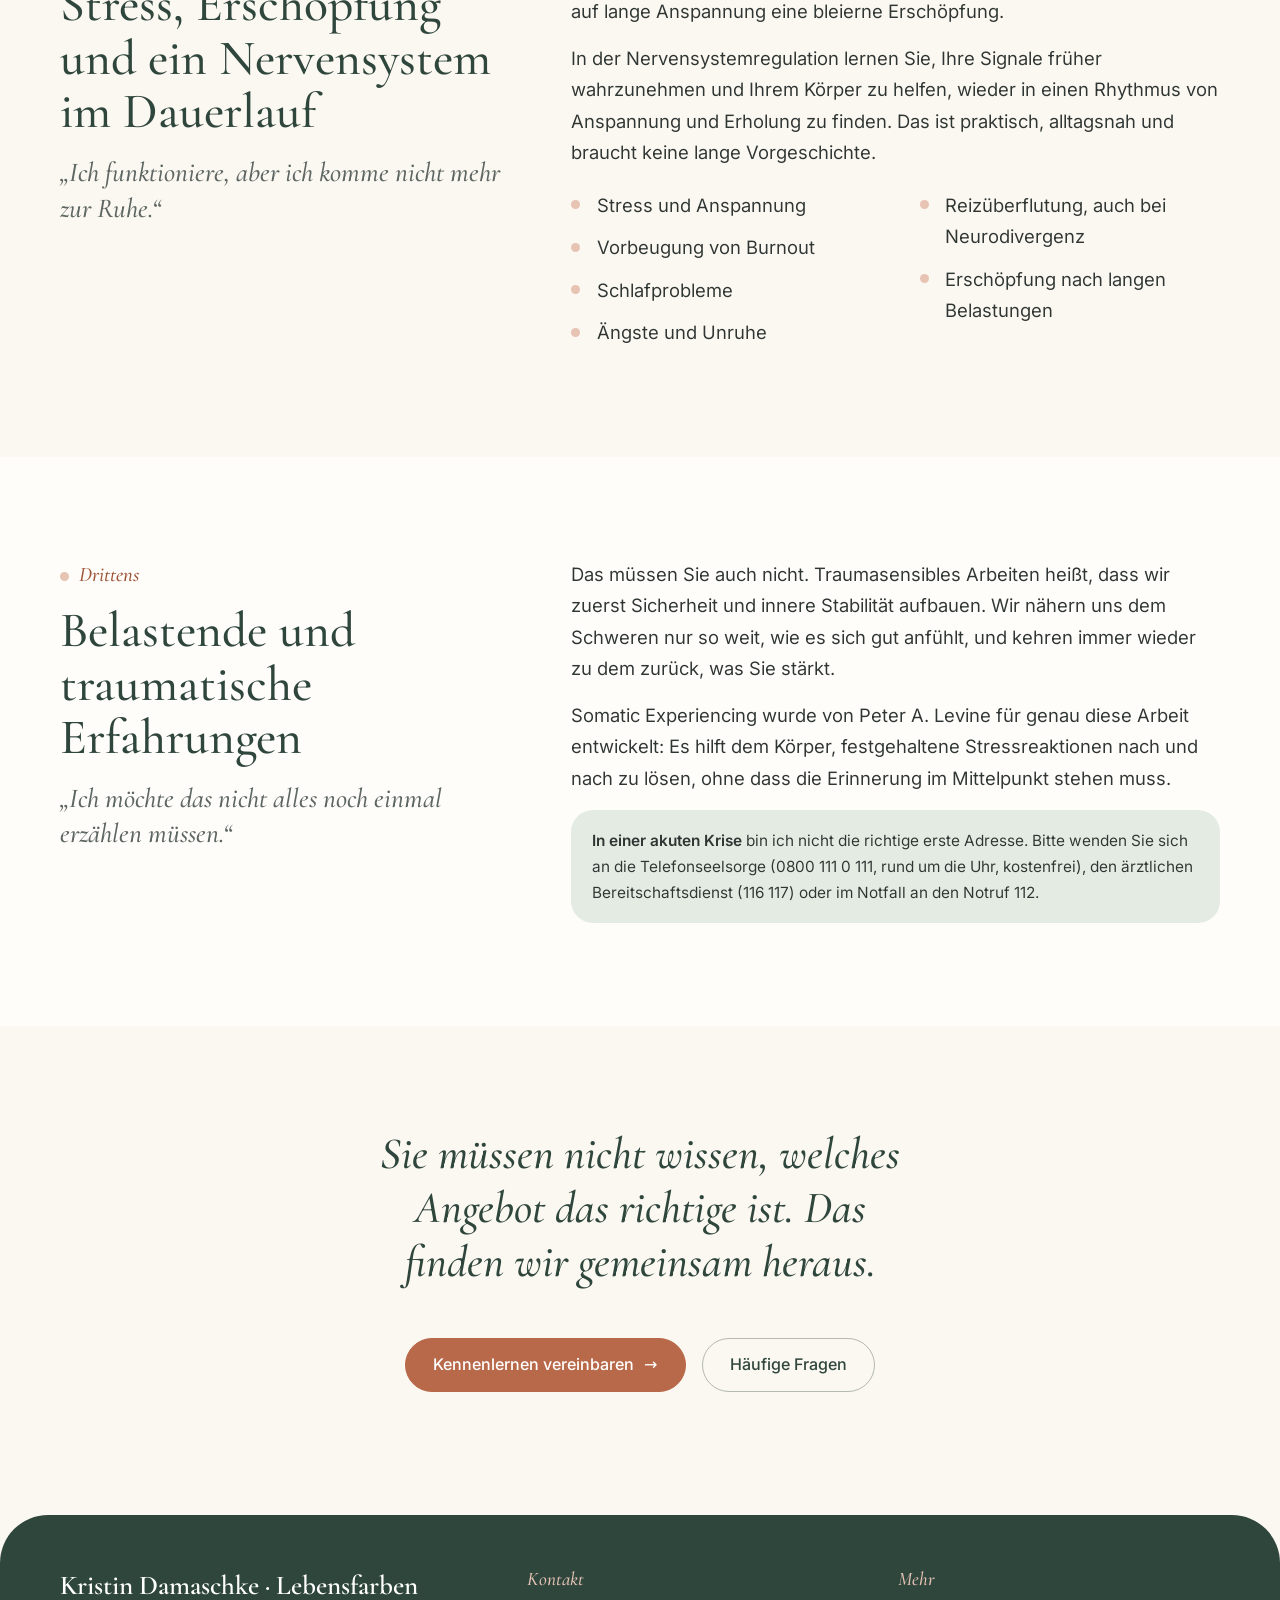
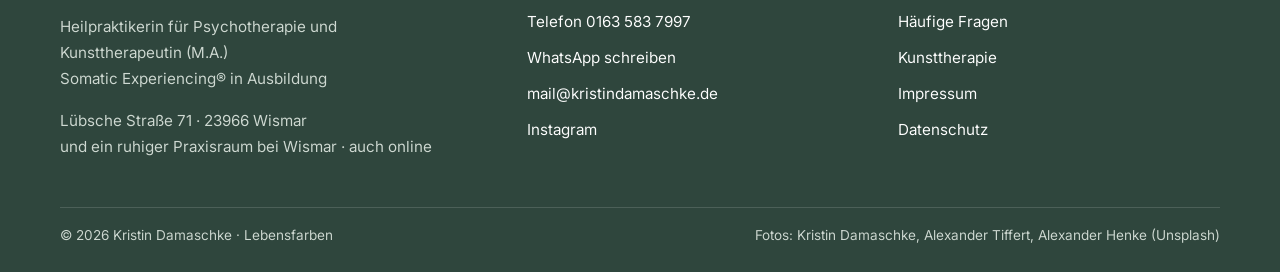
<file: wofuer/index.html>
<!doctype html>
<html lang="de">
<head>
<meta charset="utf-8">
<meta name="viewport" content="width=device-width, initial-scale=1">
<meta name="robots" content="noindex, nofollow, noarchive, noimageindex">
<meta name="googlebot" content="noindex, nofollow">
<title>Wofür: wenn alte Muster immer wiederkommen · Kristin Damaschke · Lebensfarben Wismar</title>
<meta name="description" content="Für Menschen, die schon viel verstanden haben und trotzdem von alten Gefühlen eingeholt werden, die unter Stress und Erschöpfung leiden oder belastende Erfahrungen behutsam bearbeiten möchten. Wismar und online.">
<meta name="theme-color" content="#2f4a40">
<link rel="icon" href="../favicon.svg" type="image/svg+xml">
<link rel="preload" href="../fonts/cormorant-garamond-latin-600-normal.woff2" as="font" type="font/woff2" crossorigin>
<link rel="preload" href="../fonts/inter-latin-wght-normal.woff2" as="font" type="font/woff2" crossorigin>
<link rel="stylesheet" href="../style.css">
<script type="application/ld+json">{"@context":"https://schema.org","@graph":[{"@type":"Person","@id":"https://www.lebensfarben.net/#kristin","name":"Kristin Damaschke","givenName":"Kristin","familyName":"Damaschke","jobTitle":"Heilpraktikerin für Psychotherapie und Kunsttherapeutin (M.A.)","description":"Traumasensible, körperorientierte Begleitung mit Somatic Experiencing (in Ausbildung) und Kunsttherapie in Wismar und online. Für Erwachsene, die schon viel verstanden haben und trotzdem immer wieder von alten Gefühlen und Mustern eingeholt werden.","url":"https://www.lebensfarben.net/ueber-mich/","worksFor":{"@id":"https://www.lebensfarben.net/#praxis"},"hasCredential":[{"@type":"EducationalOccupationalCredential","credentialCategory":"Erlaubnis nach dem Heilpraktikergesetz","name":"Heilpraktikerin für Psychotherapie (2018)"},{"@type":"EducationalOccupationalCredential","credentialCategory":"degree","name":"Master of Arts Intermediale Kunsttherapie","recognizedBy":{"@type":"CollegeOrUniversity","name":"MSH Medical School Hamburg"}},{"@type":"EducationalOccupationalCredential","credentialCategory":"Weiterbildung","name":"Somatic Experiencing® nach Peter A. Levine (in Ausbildung seit 2023)"}],"alumniOf":[{"@type":"CollegeOrUniversity","name":"MSH Medical School Hamburg"},{"@type":"CollegeOrUniversity","name":"HAW Hamburg"}],"knowsAbout":["Somatic Experiencing","Traumasensible Begleitung","Nervensystemregulation","Kunsttherapie","Intermediale Kunsttherapie","Stressfolgen und Erschöpfung","Wiederkehrende emotionale Muster","Psychotherapie nach dem Heilpraktikergesetz"],"knowsLanguage":"de","sameAs":["https://www.instagram.com/lebensfarben_psychotherapie/","https://www.instagram.com/kristindamaschke_art/"]},{"@type":"ProfessionalService","@id":"https://www.lebensfarben.net/#praxis","name":"Lebensfarben · Kristin Damaschke","alternateName":"Praxis Lebensfarben Wismar","description":"Praxis für körperorientierte Begleitung (Somatic Experiencing), Psychotherapie nach dem Heilpraktikergesetz und Kunsttherapie in Wismar und online. Selbstzahlerpraxis, Termine nach Vereinbarung.","url":"https://www.lebensfarben.net/","email":"mail@kristindamaschke.de","telephone":"+491635837997","image":"https://www.lebensfarben.net/img/raum-1600.jpg","founder":{"@id":"https://www.lebensfarben.net/#kristin"},"address":{"@type":"PostalAddress","streetAddress":"Lübsche Straße 71","postalCode":"23966","addressLocality":"Wismar","addressRegion":"Mecklenburg-Vorpommern","addressCountry":"DE"},"areaServed":[{"@type":"City","name":"Wismar"},{"@type":"City","name":"Schwerin"},{"@type":"City","name":"Lübeck"},{"@type":"AdministrativeArea","name":"Nordwestmecklenburg"},{"@type":"Country","name":"Deutschland (online)"}],"priceRange":"90–120 € je 50 Minuten","paymentAccepted":"Überweisung, bar","currenciesAccepted":"EUR","hasOfferCatalog":{"@type":"OfferCatalog","name":"Angebote","itemListElement":[{"@type":"Offer","price":"90","priceCurrency":"EUR","itemOffered":{"@type":"Service","name":"Einzelsitzung Psychotherapie (HeilprG), traumasensibel und körperorientiert","description":"50 Minuten, in Wismar oder online."}},{"@type":"Offer","price":"90","priceCurrency":"EUR","itemOffered":{"@type":"Service","name":"Einzelsitzung Nervensystemregulation (Anti-Stress)","description":"50 Minuten, auch bei Neurodivergenz."}},{"@type":"Offer","price":"120","priceCurrency":"EUR","itemOffered":{"@type":"Service","name":"Einzelsitzung Coaching","description":"50 Minuten."}},{"@type":"Offer","itemOffered":{"@type":"Service","name":"Kunsttherapeutische Selbsterfahrungsgruppe","description":"Termine werden auf der Seite angekündigt."}}]},"sameAs":["https://www.instagram.com/lebensfarben_psychotherapie/"]},{"@type":"WebSite","@id":"https://www.lebensfarben.net/#website","url":"https://www.lebensfarben.net/","name":"Lebensfarben · Kristin Damaschke","inLanguage":"de-DE","publisher":{"@id":"https://www.lebensfarben.net/#praxis"}},{"@type":"WebPage","@id":"https://www.lebensfarben.net/wofuer/#seite","url":"https://www.lebensfarben.net/wofuer/","name":"Wofür: wenn alte Muster immer wiederkommen","description":"Für Menschen, die schon viel verstanden haben und trotzdem von alten Gefühlen eingeholt werden, die unter Stress und Erschöpfung leiden oder belastende Erfahrungen behutsam bearbeiten möchten. Wismar und online.","inLanguage":"de-DE","isPartOf":{"@id":"https://www.lebensfarben.net/#website"},"about":{"@id":"https://www.lebensfarben.net/#praxis"}},{"@type":"BreadcrumbList","itemListElement":[{"@type":"ListItem","position":1,"name":"Start","item":"https://www.lebensfarben.net/"},{"@type":"ListItem","position":2,"name":"Wofür","item":"https://www.lebensfarben.net/wofuer/"}]}]}</script>
<script>document.documentElement.classList.add('js');</script>
</head>
<body>
<a class="skip-link" href="#inhalt">Zum Inhalt springen</a>
<div class="preview-bar"><div class="wrap"><span><strong>Vorschau</strong> · Entwurf für eine neue Seite von Kristin Damaschke. Texte sind Vorschläge.</span><span><a href="../konzept/">Analyse und Konzept</a> · <a href="https://www.lebensfarben.net/" rel="nofollow">Aktuelle Seite</a></span></div></div>
<header class="site-header">
  <div class="wrap">
    <a class="brand" href="../"><span class="brand-name">Kristin Damaschke</span><span class="brand-sub"><b>Lebensfarben</b><span class="brand-sub-more"> · Somatic Experiencing</span></span><span class="visually-hidden">, zur Startseite</span></a>
    <button class="menu-toggle" type="button" aria-expanded="false" aria-controls="hauptmenue"><span>Menü</span><span class="bars" aria-hidden="true"></span></button>
    <nav class="main-nav" id="hauptmenue" aria-label="Hauptmenü"><ul><li><a href="../wofuer/" aria-current="page">Wofür</a></li><li><a href="../somatic-experiencing/">Somatic Experiencing</a></li><li><a href="../angebot/">Angebot & Preise</a></li><li><a href="../ueber-mich/">Über mich</a></li><li><a href="../kunst/">Kunst</a></li><li><a href="../kontakt/">Kontakt</a></li><li class="nav-cta"><a href="../kontakt/#kennenlernen">Kennenlernen</a></li></ul></nav>
  </div>
</header>
<main id="inhalt" tabindex="-1">
<section class="page-head"><div class="wrap"><p class="crumbs"><a href="../">Start</a> / Wofür</p><p class="eyebrow">Wofür</p><h1>Wenn Verstehen allein nicht mehr weiterhilft</h1><p class="lead">Hier beschreibe ich, mit welchen Anliegen Menschen zu mir kommen. Vielleicht finden Sie sich in einem davon wieder, vielleicht in mehreren.</p></div></section>
<section class="section white" id="muster"><div class="wrap">
  <div class="split">
    <div class="split-head"><p class="eyebrow">Erstens</p><h2>Alte Muster, die immer wiederkommen</h2><p class="kicker">„Ich bin erwachsen, erfolgreich, reflektiert. Und in bestimmten Momenten fühle ich mich wieder wie damals.“</p></div>
    <div>
      <p>Vielleicht haben Sie schon eine oder mehrere Therapien gemacht. Sie kennen Ihre Geschichte und können gut darüber sprechen. Und trotzdem gibt es Situationen, in denen alte Gefühle Sie überrollen: Ohnmacht, Scham, Rückzug, Wut, das Gefühl, nicht genug zu sein.</p>
      <p>Das ist kein Zeichen, dass Sie etwas falsch machen. Viele dieser Reaktionen sind im Nervensystem und im Körper gespeichert, nicht im Verstand. Deshalb verändern sie sich oft erst, wenn auch der Körper eine neue Erfahrung machen darf.</p>
      <p><strong>Wie ich damit arbeite:</strong> Wir verlangsamen. Wir achten darauf, was im Körper geschieht, wenn ein altes Muster anklingt, und geben ihm Zeit, sich zu lösen. Bilder und Gestalten helfen, wo Worte fehlen.</p>
      <ul class="checks two">
        <li>wiederkehrende Gefühle von Ohnmacht oder Überforderung</li>
        <li>Muster in Beziehungen, die Sie längst durchschaut haben</li>
        <li>innere Antreiber: immer stark, immer perfekt sein</li>
        <li>das Gefühl, „neben sich“ zu stehen</li>
        <li>Lebensübergänge, Trennung, Verlust</li>
        <li>der Wunsch, sich selbst tiefer zu begegnen</li>
      </ul>
    </div>
  </div>
</div></section>

<section class="section" id="stress"><div class="wrap">
  <div class="split">
    <div class="split-head"><p class="eyebrow">Zweitens</p><h2>Stress, Erschöpfung und ein Nervensystem im Dauerlauf</h2><p class="kicker">„Ich funktioniere, aber ich komme nicht mehr zur Ruhe.“</p></div>
    <div>
      <p>Dauerhafter Druck hinterlässt Spuren: Schlafprobleme, innere Unruhe, Gereiztheit, das Gefühl, nie ganz abschalten zu können. Manchmal folgt auf lange Anspannung eine bleierne Erschöpfung.</p>
      <p>In der Nervensystemregulation lernen Sie, Ihre Signale früher wahrzunehmen und Ihrem Körper zu helfen, wieder in einen Rhythmus von Anspannung und Erholung zu finden. Das ist praktisch, alltagsnah und braucht keine lange Vorgeschichte.</p>
      <ul class="checks two">
        <li>Stress und Anspannung</li><li>Vorbeugung von Burnout</li><li>Schlafprobleme</li><li>Ängste und Unruhe</li><li>Reizüberflutung, auch bei Neurodivergenz</li><li>Erschöpfung nach langen Belastungen</li>
      </ul>
    </div>
  </div>
</div></section>

<section class="section white" id="trauma"><div class="wrap">
  <div class="split">
    <div class="split-head"><p class="eyebrow">Drittens</p><h2>Belastende und traumatische Erfahrungen</h2><p class="kicker">„Ich möchte das nicht alles noch einmal erzählen müssen.“</p></div>
    <div>
      <p>Das müssen Sie auch nicht. Traumasensibles Arbeiten heißt, dass wir zuerst Sicherheit und innere Stabilität aufbauen. Wir nähern uns dem Schweren nur so weit, wie es sich gut anfühlt, und kehren immer wieder zu dem zurück, was Sie stärkt.</p>
      <p>Somatic Experiencing wurde von Peter A. Levine für genau diese Arbeit entwickelt: Es hilft dem Körper, festgehaltene Stressreaktionen nach und nach zu lösen, ohne dass die Erinnerung im Mittelpunkt stehen muss.</p>
      <div class="note note--crisis"><p><strong>In einer akuten Krise</strong> bin ich nicht die richtige erste Adresse. Bitte wenden Sie sich an die Telefonseelsorge (0800 111 0 111, rund um die Uhr, kostenfrei), den ärztlichen Bereitschaftsdienst (116 117) oder im Notfall an den Notruf 112.</p></div>
    </div>
  </div>
</div></section>

<section class="section"><div class="wrap narrow center">
  <p class="pull">Sie müssen nicht wissen, welches Angebot das richtige ist. Das finden wir gemeinsam heraus.</p>
  <div class="cta-row"><a class="btn" href="../kontakt/">Kennenlernen vereinbaren <span class="arrow" aria-hidden="true">→</span></a><a class="btn btn--ghost" href="../fragen/">Häufige Fragen</a></div>
</div></section>

</main>
<footer class="site-footer">
  <div class="wrap">
    <div class="footer-grid">
      <div>
        <p class="footer-name">Kristin Damaschke · Lebensfarben</p>
        <p>Heilpraktikerin für Psychotherapie und Kunsttherapeutin (M.A.)<br>Somatic Experiencing® in Ausbildung</p>
        <address>Lübsche Straße 71 · 23966 Wismar<br>und ein ruhiger Praxisraum bei Wismar · auch online</address>
      </div>
      <div>
        <p class="footer-title">Kontakt</p>
        <ul>
          <li><a href="tel:+491635837997">Telefon 0163 583 7997</a></li>
          <li><a href="https://wa.me/491635837997">WhatsApp schreiben</a></li>
          <li><a href="mailto:mail@kristindamaschke.de">mail@kristindamaschke.de</a></li>
          <li><a href="https://www.instagram.com/lebensfarben_psychotherapie/">Instagram</a></li>
        </ul>
      </div>
      <div>
        <p class="footer-title">Mehr</p>
        <ul>
          <li><a href="../fragen/">Häufige Fragen</a></li>
          <li><a href="../kunsttherapie/">Kunsttherapie</a></li>
          <li><a href="../impressum/">Impressum</a></li>
          <li><a href="../datenschutz/">Datenschutz</a></li>
        </ul>
      </div>
    </div>
    <div class="footer-bottom"><span>© 2026 Kristin Damaschke · Lebensfarben</span><span>Fotos: Kristin Damaschke, Alexander Tiffert, Alexander Henke (Unsplash)</span></div>
  </div>
</footer>
<script>
(function(){
  var root=document.documentElement,header=document.querySelector('.site-header');
  function setH(){if(header)root.style.setProperty('--header-h',Math.round(header.getBoundingClientRect().bottom)+'px');}
  setH();addEventListener('resize',setH);
  function onScroll(){if(header)header.classList.toggle('is-scrolled',scrollY>8);setH();}
  onScroll();addEventListener('scroll',onScroll,{passive:true});
  var btn=document.querySelector('.menu-toggle'),nav=document.getElementById('hauptmenue');
  if(btn&&nav){
    var set=function(o){btn.setAttribute('aria-expanded',String(o));nav.classList.toggle('is-open',o);document.body.style.overflow=o?'hidden':'';setH();};
    btn.addEventListener('click',function(){set(btn.getAttribute('aria-expanded')!=='true');});
    document.addEventListener('keydown',function(e){if(e.key==='Escape'&&btn.getAttribute('aria-expanded')==='true'){set(false);btn.focus();}});
  }
  var items=document.querySelectorAll('.reveal');
  if(!('IntersectionObserver' in window)||matchMedia('(prefers-reduced-motion: reduce)').matches){items.forEach(function(el){el.classList.add('is-in');});}
  else{var io=new IntersectionObserver(function(es){es.forEach(function(en){if(en.isIntersecting){en.target.classList.add('is-in');io.unobserve(en.target);}});},{rootMargin:'0px 0px -8% 0px',threshold:.08});items.forEach(function(el){io.observe(el);});}
})();
</script>
</body>
</html>
</file>
<file: style.css>
/* Lebensfarben · Vorschau · Gestaltung angelehnt an dr-tiffert.de, einfacher und wärmer */
@font-face { font-family: 'Cormorant Garamond'; font-style: normal; font-weight: 500; font-display: swap; src: url('fonts/cormorant-garamond-latin-500-normal.woff2') format('woff2'); }
@font-face { font-family: 'Cormorant Garamond'; font-style: normal; font-weight: 600; font-display: swap; src: url('fonts/cormorant-garamond-latin-600-normal.woff2') format('woff2'); }
@font-face { font-family: 'Cormorant Garamond'; font-style: italic; font-weight: 500; font-display: swap; src: url('fonts/cormorant-garamond-latin-500-italic.woff2') format('woff2'); }
@font-face { font-family: 'Inter Variable'; font-style: normal; font-weight: 100 900; font-display: swap; src: url('fonts/inter-latin-wght-normal.woff2') format('woff2-variations'); }

:root {
  --green: #46655a;
  --green-2: #577769;
  --green-3: #2f463d;
  --sage: #e3ebe2;
  --sage-2: #eef2ea;
  --paper: #fbf7f1;
  --cream: #fffdf9;
  --sand: #f1e6d8;
  --blush: #f5e6de;
  --rose: #e7c3b4;
  --terra: #b8694a;
  --terra-ink: #9c5235;
  --white: #ffffff;
  --ink: #2e3532;
  --ink-2: #5d6662;
  --rule: #ebe3d7;

  --display: 'Cormorant Garamond', Garamond, Georgia, 'Times New Roman', serif;
  --sans: 'Inter Variable', Inter, system-ui, -apple-system, 'Segoe UI', Roboto, Arial, sans-serif;

  --max: 1160px;
  --gutter: clamp(16px, 4.5vw, 48px);
  --measure: 62ch;
  --s1: .5rem; --s2: 1rem; --s3: 1.5rem;
  --s4: clamp(2rem, 4vw, 3rem);
  --s5: clamp(3.75rem, 8vw, 7rem);
  --radius: 22px;
  --radius-lg: 32px;
  --ease: cubic-bezier(.2,.7,.2,1);
}

*, *::before, *::after { box-sizing: border-box; }
html { -webkit-text-size-adjust: 100%; text-size-adjust: 100%; scroll-padding-top: 100px; }
@media (prefers-reduced-motion: no-preference) { html { scroll-behavior: smooth; } }
body {
  margin: 0; background: var(--paper); color: var(--ink);
  font-family: var(--sans); font-size: 1.0625rem; line-height: 1.7;
  overflow-wrap: break-word; -webkit-font-smoothing: antialiased;
}
@media (min-width: 1024px) { body { font-size: 1.15rem; } }
img { max-width: 100%; height: auto; display: block; }

h1, h2, h3 { margin: 0 0 var(--s2); text-wrap: balance; color: var(--green-3); }
h1, h2, .display { font-family: var(--display); font-weight: 600; line-height: 1.08; letter-spacing: -.005em; }
h1 { font-size: clamp(2.5rem, 1.6rem + 3.6vw, 4.6rem); }
h2 { font-size: clamp(2rem, 1.5rem + 2vw, 3.1rem); }
h3 { font-family: var(--sans); font-size: clamp(1.1rem, 1.04rem + .3vw, 1.25rem); font-weight: 600; line-height: 1.35; }
p { margin: 0 0 var(--s2); }
p, li { text-wrap: pretty; hyphens: auto; -webkit-hyphens: auto; hyphenate-limit-chars: 10 4 4; }
a { color: var(--green); text-decoration: underline; text-decoration-thickness: 1px; text-underline-offset: .2em; }
a:hover { text-decoration-thickness: 2px; }
:focus-visible { outline: 3px solid var(--terra); outline-offset: 3px; border-radius: 2px; }
strong { font-weight: 600; }

.visually-hidden { position: absolute !important; width: 1px; height: 1px; overflow: hidden; clip: rect(0 0 0 0); white-space: nowrap; }
.skip-link { position: absolute; left: var(--gutter); top: -100px; z-index: 200; background: var(--green); color: #fff; padding: .75rem 1rem; }
.skip-link:focus { top: .5rem; }

.wrap { width: 100%; max-width: calc(var(--max) + 2 * var(--gutter)); margin-inline: auto; padding-inline: var(--gutter); }
.narrow { max-width: calc(780px + 2 * var(--gutter)); }
.measure { max-width: var(--measure); }
.center { text-align: center; }
.center .measure { margin-inline: auto; }

.eyebrow { display: inline-flex; align-items: center; gap: .7rem; margin: 0 0 var(--s3); font-size: .86rem; font-weight: 600; letter-spacing: .1em; text-transform: uppercase; color: var(--green-2); }
.eyebrow::before { content: ''; width: 26px; height: 1px; background: var(--terra); }
.lead { font-size: clamp(1.18rem, 1.06rem + .5vw, 1.42rem); line-height: 1.6; color: var(--ink); }
.muted { color: var(--ink-2); }

/* Vorschau-Hinweis */
.preview-bar { background: var(--green-3); color: #dfe7e1; font-size: .82rem; line-height: 1.45; }
.preview-bar .wrap { padding-block: .5rem; display: flex; flex-wrap: wrap; gap: .25rem 1.25rem; justify-content: space-between; }
.preview-bar a { color: #fff; }

/* Kopf */
.site-header { position: sticky; top: 0; z-index: 50; background: rgba(248,245,239,.96); border-bottom: 1px solid transparent; transition: border-color .3s, box-shadow .3s; }
.site-header.is-scrolled { border-bottom-color: var(--rule); box-shadow: 0 6px 24px -20px rgba(34,54,47,.5); }
.site-header .wrap { display: flex; align-items: center; justify-content: space-between; gap: var(--s3); min-height: 80px; }
.brand { display: inline-flex; flex-direction: column; text-decoration: none; color: var(--green-3); line-height: 1.1; padding-block: .5rem; }
.brand-name { font-family: var(--display); font-size: 1.7rem; font-weight: 600; letter-spacing: -.005em; }
.brand-sub { font-size: .76rem; font-weight: 500; letter-spacing: .06em; color: var(--ink-2); margin-top: .15rem; }
.brand-sub b { color: var(--terra-ink); font-weight: 600; }
.brand:hover .brand-name { text-decoration: underline; text-decoration-thickness: 1px; text-underline-offset: .2em; }

.main-nav ul { list-style: none; margin: 0; padding: 0; display: flex; align-items: center; gap: .25rem 1.3rem; }
.main-nav a { position: relative; display: inline-flex; align-items: center; min-height: 44px; font-size: .94rem; font-weight: 500; color: var(--ink); text-decoration: none; white-space: nowrap; }
.main-nav a::after { content: ''; position: absolute; left: 0; right: 0; bottom: 8px; height: 2px; background: var(--terra); transform: scaleX(0); transform-origin: left; transition: transform .3s var(--ease); }
.main-nav a:hover::after, .main-nav a[aria-current='page']::after { transform: scaleX(1); }
.main-nav .nav-cta a { padding: 0 1.1rem; background: var(--green); color: #fff; border-radius: var(--radius); font-weight: 600; }
.main-nav .nav-cta a::after { display: none; }
.main-nav .nav-cta a:hover { background: var(--green-2); }
@media (min-width: 1180px) and (max-width: 1279px) { .main-nav ul { gap: .25rem 1rem; } .main-nav a { font-size: .9rem; } }

.menu-toggle { display: none; align-items: center; gap: .6rem; min-height: 44px; padding: 0 .25rem; background: none; border: 0; color: var(--green-3); cursor: pointer; font: inherit; font-size: .95rem; font-weight: 600; }
.menu-toggle .bars { position: relative; width: 22px; height: 12px; }
.menu-toggle .bars::before, .menu-toggle .bars::after { content: ''; position: absolute; left: 0; right: 0; height: 2px; background: currentColor; transition: transform .3s var(--ease), top .3s, bottom .3s; }
.menu-toggle .bars::before { top: 0; } .menu-toggle .bars::after { bottom: 0; }
.menu-toggle[aria-expanded='true'] .bars::before { top: 5px; transform: rotate(45deg); }
.menu-toggle[aria-expanded='true'] .bars::after { bottom: 5px; transform: rotate(-45deg); }

@media (max-width: 1179px) {
  .js .menu-toggle { display: inline-flex; }
  .site-header .wrap { flex-wrap: wrap; }
  .main-nav { width: 100%; }
  .js .main-nav { display: none; position: fixed; inset: var(--header-h, 80px) 0 0 0; z-index: 49; background: var(--paper); padding: var(--s3) var(--gutter) var(--s4); overflow-y: auto; border-top: 1px solid var(--rule); }
  .js .main-nav.is-open { display: block; }
  .main-nav ul { flex-direction: column; align-items: stretch; gap: 0; }
  .js .main-nav li { border-bottom: 1px solid var(--rule); }
  .js .main-nav a { font-family: var(--display); font-size: clamp(1.6rem, 6vw, 2.2rem); font-weight: 600; color: var(--green-3); min-height: 62px; width: 100%; }
  .js .main-nav a::after { bottom: 12px; right: auto; width: 40px; }
  .js .main-nav .nav-cta { border-bottom: 0; margin-top: var(--s3); }
  .js .main-nav .nav-cta a { justify-content: center; font-family: var(--sans); font-size: 1.05rem; color: #fff; }
  html:not(.js) .main-nav ul { flex-direction: row; flex-wrap: wrap; gap: 0 1.2rem; }
}
@media (max-width: 520px) { .site-header .wrap { gap: .5rem; flex-wrap: nowrap; } .brand-sub { font-size: .74rem; white-space: nowrap; } .brand-sub b { font-size: .98rem; } .menu-toggle > span:first-child { position: absolute; width: 1px; height: 1px; overflow: hidden; clip: rect(0 0 0 0); } .menu-toggle { padding: 0 .5rem; min-width: 44px; justify-content: center; } }
@media (max-width: 520px) { .js .main-nav { width: auto; } }
@media (max-width: 360px) { .brand-name { font-size: 1.35rem; } }

/* Knöpfe */
.btn { display: inline-flex; align-items: center; justify-content: center; gap: .6rem; min-height: 52px; padding: .8rem 1.5rem; border-radius: var(--radius); background: var(--green); color: #fff; border: 1px solid var(--green); font-size: 1rem; font-weight: 600; text-decoration: none; transition: background .25s var(--ease), color .25s var(--ease); }
.btn:hover { background: var(--green-2); border-color: var(--green-2); text-decoration: none; }
.btn .arrow { transition: transform .3s var(--ease); }
.btn:hover .arrow { transform: translateX(4px); }
.btn--ghost { background: transparent; color: var(--green); }
.btn--ghost:hover { background: var(--green); color: #fff; }
.btn--light { background: #fff; border-color: #fff; color: var(--green-3); }
.btn--light:hover { background: var(--sand); border-color: var(--sand); color: var(--green-3); }
.cta-row { display: flex; flex-wrap: wrap; gap: .75rem 1rem; align-items: center; margin-top: var(--s4); }
.center .cta-row { justify-content: center; }
.more { display: inline-flex; align-items: center; gap: .5rem; min-height: 44px; font-weight: 600; color: var(--green); text-decoration: none; }
.more:hover { text-decoration: underline; text-underline-offset: .3em; }
.more .arrow { transition: transform .3s var(--ease); }
.more:hover .arrow { transform: translateX(4px); }

/* Flächen */
.section { padding-block: var(--s5); }
.white { background: var(--white); }
.sage { background: var(--sage-2); }
.green { background: var(--green); color: #e8eee9; }
.green h2, .green h3 { color: #fff; }
.green a { color: #fff; }
.green .eyebrow { color: var(--sand); }
.green .eyebrow::before { background: var(--sand); }
.section-head { margin-bottom: var(--s4); max-width: 760px; }
.section-head.center { margin-inline: auto; }
.center .eyebrow::after { content: ''; width: 26px; height: 1px; background: var(--terra); }

/* Startseite */
.hero { padding-block: clamp(2.5rem, 6vw, 5rem) var(--s4); }
.hero h1 { max-width: 17ch; margin-bottom: var(--s3); }
.hero .lead { max-width: 40ch; }
.hero-grid { display: grid; gap: var(--s4); }
@media (min-width: 1100px) { .hero-grid { grid-template-columns: minmax(0, 6fr) minmax(0, 6fr); align-items: center; } .hero h1 { font-size: clamp(2.6rem, 1.2rem + 3vw, 4.2rem); } }
.hero-aside { font-size: .95rem; line-height: 1.55; color: var(--ink-2); border-left: 2px solid var(--terra); padding-left: 1rem; max-width: 46ch; margin: var(--s4) 0 0; }

.diptych { display: grid; grid-template-columns: 1fr 1fr; gap: clamp(8px, 1.4vw, 18px); margin: 0; }
.diptych figure { margin: 0; position: relative; }
.diptych img { width: 100%; aspect-ratio: 4 / 5; object-fit: cover; border-radius: var(--radius); background: var(--sand); }
@media (min-width: 760px) and (max-width: 1099px) { .diptych img { aspect-ratio: 4 / 3; } }
@media (min-width: 1100px) { .diptych img { aspect-ratio: 3 / 4.4; } }
.diptych figcaption { margin-top: .6rem; font-family: var(--display); font-style: italic; font-size: 1.35rem; color: var(--ink-2); }
.diptych .weite img { object-position: 50% 60%; }
.diptych .raum img { object-position: 50% 45%; }

.cards { list-style: none; margin: 0; padding: 0; display: grid; gap: var(--s3); }
@media (min-width: 900px) { .cards { grid-template-columns: repeat(3, minmax(0, 1fr)); } }
.card { background: var(--white); border-radius: var(--radius); padding: clamp(1.5rem, 3vw, 2.25rem); border-top: 3px solid var(--terra); display: flex; flex-direction: column; }
.sage .card, .white .card { box-shadow: 0 1px 0 var(--rule); }
.white .card { background: var(--paper); }
.card h3 { font-family: var(--display); font-size: clamp(1.55rem, 1.35rem + .7vw, 1.95rem); font-weight: 600; line-height: 1.15; color: var(--green-3); }
.card p { color: var(--ink-2); }
.card .more { margin-top: auto; }
.card .quote-line { font-family: var(--display); font-style: italic; font-size: 1.3rem; line-height: 1.35; color: var(--terra-ink); }

.split { display: grid; gap: var(--s3) var(--s4); grid-template-columns: minmax(0, 1fr); }
@media (min-width: 960px) { .split { grid-template-columns: minmax(0, 5fr) minmax(0, 7fr); } .split.even { grid-template-columns: 1fr 1fr; } .split.media-right .split-media { order: 2; } }
.split-head .kicker { font-family: var(--display); font-style: italic; font-size: clamp(1.35rem, 1.15rem + .7vw, 1.75rem); line-height: 1.3; color: var(--ink-2); }
.split > div > *:last-child { margin-bottom: 0; }
.split-media img { width: 100%; border-radius: var(--radius); object-fit: cover; }
.split-media figure { margin: 0; }
.split-media figcaption { margin-top: .5rem; font-size: .85rem; color: var(--ink-2); }
.portrait img { aspect-ratio: 4 / 5; object-position: 50% 25%; }

.points { list-style: none; margin: var(--s3) 0 0; padding: 0; display: grid; gap: 0; }
.points li { padding: 1.1rem 0 1.1rem 2.2rem; border-top: 1px solid var(--rule); position: relative; }
.points li:last-child { border-bottom: 1px solid var(--rule); }
.points li::before { content: ''; position: absolute; left: 0; top: 1.75rem; width: 14px; height: 14px; border-radius: 50%; background: var(--terra); opacity: .85; }
.points li:nth-child(3n+2)::before { background: var(--green-2); }
.points li:nth-child(3n)::before { background: #c9a55a; }
.points strong { display: block; color: var(--green-3); }
.green .points li { border-color: rgba(255,255,255,.18); }
.green .points strong { color: #fff; }

.checks { list-style: none; margin: var(--s2) 0; padding: 0; columns: 1; }
@media (min-width: 760px) { .checks.two { columns: 2; column-gap: var(--s4); } }
.checks li { break-inside: avoid; padding: .35rem 0 .35rem 1.6rem; position: relative; }
.checks li::before { content: ''; position: absolute; left: 0; top: .95rem; width: 10px; height: 10px; border-radius: 50%; border: 2px solid var(--terra); }

.steps { list-style: none; counter-reset: s; margin: var(--s3) 0 0; padding: 0; }
.steps li { counter-increment: s; display: grid; grid-template-columns: 3rem 1fr; gap: 1rem; padding: 1.1rem 0; border-top: 1px solid var(--rule); }
.steps li:last-child { border-bottom: 1px solid var(--rule); }
.steps li::before { content: counter(s); font-family: var(--display); font-size: 2.2rem; line-height: 1; color: var(--terra-ink); }
.steps strong { display: block; color: var(--green-3); }

.pull { font-family: var(--display); font-style: italic; font-weight: 500; font-size: clamp(1.8rem, 1.3rem + 2vw, 2.8rem); line-height: 1.2; color: var(--green-3); margin: 0; max-width: 28ch; }
.center .pull { margin-inline: auto; }
.green .pull { color: #fff; }

/* Bildband (Aquarell) */
.band { margin: 0; }
.band img { width: 100%; height: clamp(160px, 26vw, 360px); object-fit: cover; }
.band.contained { max-width: calc(var(--max) + 2 * var(--gutter)); margin-inline: auto; padding-inline: var(--gutter); }
.band.contained img { border-radius: var(--radius); }
.band figcaption { font-size: .82rem; color: var(--ink-2); margin-top: .5rem; }
.band.contained figcaption { padding-inline: 0; }

/* Seitenkopf Unterseiten */
.page-head { padding-block: clamp(2.75rem, 6vw, 5rem) clamp(2rem, 4vw, 3rem); }
.page-head h1 { max-width: 20ch; margin-bottom: var(--s3); }
.page-head .lead { max-width: 46ch; margin: 0; }
.crumbs { font-size: .85rem; color: var(--ink-2); margin-bottom: var(--s2); }
.crumbs a { color: var(--ink-2); }

/* Preise */
.prices { display: grid; gap: var(--s3); list-style: none; margin: 0; padding: 0; }
@media (min-width: 900px) { .prices { grid-template-columns: repeat(3, minmax(0, 1fr)); } }
.price { background: var(--white); border-radius: var(--radius); padding: clamp(1.5rem, 3vw, 2rem); border: 1px solid var(--rule); display: flex; flex-direction: column; }
.price h3 { font-family: var(--display); font-size: 1.75rem; line-height: 1.15; }
.price .amount { font-family: var(--display); font-size: 2.6rem; font-weight: 600; color: var(--green-3); line-height: 1; margin: var(--s2) 0 .25rem; }
.price .amount small { font-family: var(--sans); font-size: .95rem; font-weight: 500; color: var(--ink-2); }
.price p { color: var(--ink-2); }
.price .tag { align-self: flex-start; font-size: .8rem; font-weight: 600; background: var(--sand); color: var(--green-3); border-radius: 99px; padding: .2rem .7rem; margin-bottom: var(--s2); }

/* Fakten / Definitionsliste */
.facts { display: grid; grid-template-columns: minmax(0, 1fr); gap: 0; margin: var(--s3) 0 0; }
.facts div { display: grid; gap: .1rem 1.5rem; padding: .9rem 0; border-top: 1px solid var(--rule); }
.facts div:last-child { border-bottom: 1px solid var(--rule); }
@media (min-width: 700px) { .facts div { grid-template-columns: 13rem 1fr; } }
.facts dt { font-weight: 600; color: var(--green-3); }
.facts dd { margin: 0; }

/* Zeitleiste */
.timeline { list-style: none; margin: var(--s3) 0 0; padding: 0; }
.timeline li { display: grid; grid-template-columns: 6.5rem 1fr; gap: 1rem; padding: .85rem 0; border-top: 1px solid var(--rule); }
.timeline li:last-child { border-bottom: 1px solid var(--rule); }
.timeline .when { font-variant-numeric: tabular-nums; color: var(--terra-ink); font-weight: 600; }

/* FAQ */
.faq { border-top: 1px solid var(--rule); }
.faq details { border-bottom: 1px solid var(--rule); }
.faq summary { cursor: pointer; list-style: none; padding: 1.2rem 2.5rem 1.2rem 0; position: relative; font-weight: 600; color: var(--green-3); font-size: 1.08em; }
.faq summary::-webkit-details-marker { display: none; }
.faq summary::after { content: '+'; position: absolute; right: .25rem; top: .85rem; font-family: var(--display); font-size: 2rem; line-height: 1; color: var(--terra-ink); transition: transform .3s var(--ease); }
.faq details[open] summary::after { transform: rotate(45deg); }
.faq .answer { padding: 0 0 1.4rem; max-width: var(--measure); }
.faq .answer > *:last-child { margin-bottom: 0; }
.faq-group + .faq-group { margin-top: var(--s4); }
.faq-group h2 { font-size: clamp(1.7rem, 1.4rem + 1.2vw, 2.3rem); }

/* Galerie */
.gallery { display: grid; gap: clamp(8px, 1.4vw, 16px); grid-template-columns: repeat(2, minmax(0, 1fr)); margin: 0; padding: 0; list-style: none; }
@media (min-width: 900px) { .gallery { grid-template-columns: repeat(4, minmax(0, 1fr)); } }
.gallery img { width: 100%; aspect-ratio: 3 / 4; object-fit: cover; border-radius: var(--radius); background: var(--sand); }
.gallery figure { margin: 0; }
.gallery figcaption { font-size: .82rem; color: var(--ink-2); margin-top: .4rem; }
.artgrid { display: grid; gap: clamp(8px, 1.4vw, 16px); grid-template-columns: repeat(2, minmax(0, 1fr)); list-style: none; margin: 0; padding: 0; }
@media (min-width: 900px) { .artgrid { grid-template-columns: repeat(3, minmax(0, 1fr)); } }
.artgrid img { width: 100%; aspect-ratio: 1; object-fit: cover; border-radius: var(--radius); background: var(--sand); }

/* Kontakt */
.contact-ways { list-style: none; margin: 0; padding: 0; display: grid; gap: var(--s2); }
@media (min-width: 700px) { .contact-ways { grid-template-columns: repeat(3, minmax(0, 1fr)); } }
.contact-ways a { display: flex; flex-direction: column; gap: .2rem; height: 100%; padding: 1.3rem 1.4rem; background: var(--white); border-radius: var(--radius); border: 1px solid var(--rule); text-decoration: none; color: var(--ink); transition: border-color .25s, transform .25s var(--ease); }
.contact-ways a:hover { border-color: var(--green); transform: translateY(-2px); }
.contact-ways .label { font-size: .82rem; font-weight: 600; letter-spacing: .08em; text-transform: uppercase; color: var(--terra-ink); }
.contact-ways .value { font-size: 1.12rem; font-weight: 600; color: var(--green-3); overflow-wrap: anywhere; }
.contact-ways .hint { font-size: .9rem; color: var(--ink-2); }
address { font-style: normal; }

.note { background: var(--sand); border-radius: var(--radius); padding: 1.1rem 1.3rem; font-size: .96rem; }
.note p:last-child { margin: 0; }
.note--crisis { background: var(--sage); }

/* Abschluss */
.closing { padding-block: var(--s5); background: var(--green); color: #e8eee9; }
.closing h2 { color: #fff; max-width: 22ch; margin-inline: auto; }
.closing p { max-width: 52ch; margin-inline: auto; }

/* Fuß */
.site-footer { background: var(--green-3); color: #cfd9d2; padding-block: var(--s4) var(--s3); font-size: .95rem; }
.site-footer a { color: #fff; text-decoration: none; }
.site-footer a:hover { text-decoration: underline; }
.footer-grid { display: grid; gap: var(--s3) var(--s4); }
@media (min-width: 900px) { .footer-grid { grid-template-columns: 1.3fr 1fr 1fr; } }
.footer-name { font-family: var(--display); font-size: 1.7rem; color: #fff; margin: 0 0 .3rem; font-weight: 600; }
.site-footer ul { list-style: none; margin: 0; padding: 0; }
.site-footer li a { display: inline-flex; min-height: 36px; align-items: center; }
.footer-title { font-size: .8rem; font-weight: 600; letter-spacing: .1em; text-transform: uppercase; color: var(--sand); margin: 0 0 .5rem; }
.footer-bottom { margin-top: var(--s4); padding-top: var(--s2); border-top: 1px solid rgba(255,255,255,.14); display: flex; flex-wrap: wrap; gap: .5rem 2rem; justify-content: space-between; font-size: .85rem; }

/* Konzeptseite (aus Markdown) */
.prose { max-width: 820px; }
.prose h2 { margin-top: var(--s5); padding-top: var(--s3); border-top: 1px solid var(--rule); }
.prose h3 { margin-top: var(--s4); }
.prose ul, .prose ol { padding-left: 1.2em; }
.prose li { margin-bottom: .35em; }
.prose blockquote { margin: var(--s3) 0; padding: 1rem 1.3rem; background: var(--sand); border-radius: var(--radius); }
.prose blockquote p:last-child { margin: 0; }
.prose table { width: 100%; border-collapse: collapse; font-size: .95rem; margin: var(--s3) 0; display: block; overflow-x: auto; }
.prose th, .prose td { text-align: left; vertical-align: top; padding: .6rem .8rem .6rem 0; border-bottom: 1px solid var(--rule); }
.prose th { color: var(--green-3); }
.prose code { font-size: .9em; background: var(--sage-2); padding: .05em .3em; border-radius: 3px; }
.prose hr { border: 0; border-top: 1px solid var(--rule); margin: var(--s4) 0; }
.swatches { display: flex; flex-wrap: wrap; gap: .75rem; list-style: none; padding: 0; margin: var(--s3) 0; }
.swatches li { display: flex; align-items: center; gap: .6rem; font-size: .9rem; }
.swatches span { width: 44px; height: 44px; border-radius: 50%; border: 1px solid var(--rule); }

/* Rechtliches */
.legal h2 { font-family: var(--sans); font-size: 1.2rem; font-weight: 600; margin: var(--s4) 0 var(--s1); }
.legal h2:first-of-type { margin-top: 0; }

/* Bewegung */
@media (prefers-reduced-motion: no-preference) {
  .js .reveal { opacity: 0; transform: translateY(18px); transition: opacity .9s var(--ease), transform .9s var(--ease); }
  .js .reveal.is-in { opacity: 1; transform: none; }
}
main > section:last-child { padding-bottom: calc(var(--s5) * 1.2); }


/* ============================================================
   Weicher und wärmer (Rückmeldung 26.11.2026: „weiblicher, nicht so technisch“)
   runde Formen, Bögen, Aquarell-Kreise, keine Großbuchstaben, keine harten Linien
   ============================================================ */
body { font-weight: 380; }
h1, h2, .display { font-weight: 500; letter-spacing: 0; }
h1 em, h2 em, .pull em { font-style: italic; color: var(--terra-ink); }
h3 { font-weight: 550; }

.eyebrow { font-family: var(--display); font-style: italic; font-size: 1.3rem; font-weight: 500; letter-spacing: 0; text-transform: none; color: var(--terra-ink); gap: .6rem; margin-bottom: var(--s2); }
.eyebrow::before { width: 9px; height: 9px; border-radius: 50%; background: var(--rose); }
.center .eyebrow::after { width: 9px; height: 9px; border-radius: 50%; background: var(--rose); }
.green .eyebrow { color: var(--rose); }
.green .eyebrow::before { background: var(--rose); }

.preview-bar { background: var(--green-3); }
.site-header { background: rgba(251,247,241,.94); }
.site-header.is-scrolled { border-bottom-color: transparent; box-shadow: 0 10px 30px -24px rgba(47,70,61,.55); }
.brand-sub b { font-weight: 500; font-style: italic; font-family: var(--display); font-size: 1.05rem; letter-spacing: 0; }
.main-nav a { font-weight: 420; }
.main-nav a::after { left: 50%; right: auto; width: 6px; height: 6px; bottom: 4px; border-radius: 50%; transform: translateX(-50%) scale(0); background: var(--terra); }
.main-nav a:hover::after, .main-nav a[aria-current='page']::after { transform: translateX(-50%) scale(1); }
.main-nav .nav-cta a { border-radius: 999px; padding: 0 1.35rem; font-weight: 500; background: var(--terra); }
.main-nav .nav-cta a:hover { background: var(--terra-ink); }
@media (max-width: 1179px) { .js .main-nav a { font-weight: 500; } .js .main-nav a::after { left: 0; transform: scale(0); } .js .main-nav a[aria-current='page']::after { transform: scale(1); } .js .main-nav li { border-bottom-color: var(--rule); } }

.btn { border-radius: 999px; font-weight: 500; padding: .8rem 1.7rem; background: var(--terra); border-color: var(--terra); }
.btn:hover { background: var(--terra-ink); border-color: var(--terra-ink); }
.btn--ghost { background: transparent; color: var(--green-3); border-color: rgba(47,70,61,.35); }
.btn--ghost:hover { background: var(--sage); color: var(--green-3); border-color: var(--sage); }
.btn--light { background: var(--cream); border-color: var(--cream); color: var(--green-3); }
.btn--light:hover { background: var(--blush); border-color: var(--blush); }
.btn--on-dark { color: #fff; border-color: rgba(255,255,255,.55); }
.btn--on-dark:hover { background: rgba(255,255,255,.12); color: #fff; border-color: #fff; }
.more { font-weight: 500; color: var(--terra-ink); }

.white { background: var(--cream); }
.sage { background: var(--blush); }

/* Karten: weich, ohne Kante */
.card { border-top: 0; border-radius: var(--radius-lg); box-shadow: 0 18px 40px -34px rgba(47,70,61,.5); position: relative; overflow: hidden; }
.card::before { content: ''; position: absolute; width: 140px; height: 140px; right: -40px; top: -50px; border-radius: 50%; background: radial-gradient(circle at 40% 40%, rgba(231,195,180,.55), rgba(231,195,180,0) 70%); }
.cards li:nth-child(2)::before { background: radial-gradient(circle at 40% 40%, rgba(180,205,190,.6), rgba(180,205,190,0) 70%); }
.cards li:nth-child(3)::before { background: radial-gradient(circle at 40% 40%, rgba(230,200,140,.5), rgba(230,200,140,0) 70%); }
.white .card { background: var(--paper); }
.card h3 { font-weight: 500; }

/* Listen ohne harte Linien */
.points li, .points li:last-child { border: 0; padding: .9rem 0 .9rem 2.4rem; }
.points li::before { top: 1.25rem; width: 18px; height: 18px; opacity: .55; filter: blur(.3px); }
.steps li, .steps li:last-child { border: 0; align-items: start; padding: .8rem 0; }
.steps li::before { display: grid; place-items: center; width: 2.6rem; height: 2.6rem; border-radius: 50%; background: var(--blush); font-size: 1.5rem; font-style: italic; }
.checks li::before { border: 0; background: var(--rose); width: 9px; height: 9px; top: 1rem; }
.facts div, .facts div:last-child, .timeline li, .timeline li:last-child { border-color: var(--rule); }
.timeline .when { font-family: var(--display); font-style: italic; font-size: 1.2rem; font-weight: 500; }
.facts dt { font-weight: 550; }

/* Bilder: rund */
.split-media img, .band.contained img, .gallery img, .artgrid img { border-radius: var(--radius-lg); }
.portrait img { border-radius: 999px 999px var(--radius-lg) var(--radius-lg); }
.price { border: 0; border-radius: var(--radius-lg); box-shadow: 0 18px 40px -34px rgba(47,70,61,.5); }
.price .tag { background: var(--blush); color: var(--terra-ink); font-weight: 500; }
.price .amount { font-weight: 500; }
.contact-ways a { border: 0; border-radius: var(--radius-lg); box-shadow: 0 18px 40px -34px rgba(47,70,61,.5); }
.contact-ways .label { font-family: var(--display); font-style: italic; font-size: 1.2rem; font-weight: 500; letter-spacing: 0; text-transform: none; }
.note { border-radius: var(--radius); background: var(--blush); }
.note--crisis { background: var(--sage); }
.faq { border-top: 0; }
.faq details { border-bottom: 1px solid var(--rule); }
.faq summary { font-weight: 500; }
.faq summary::after { content: ''; width: 12px; height: 12px; border-radius: 50%; top: 1.55rem; background: var(--rose); transition: transform .3s var(--ease), background .3s; }
.faq details[open] summary::after { transform: scale(1.4); background: var(--terra); }
.green { background: var(--green); }

/* Aquarell-Kreise als stille Begleiter */
.duo-blob { position: absolute; border-radius: 50%; pointer-events: none; filter: blur(2px); z-index: 0; }
.duo-blob--a { width: 46%; aspect-ratio: 1; left: -10%; bottom: 2%; background: radial-gradient(circle at 45% 45%, rgba(231,195,180,.85), rgba(231,195,180,.35) 55%, rgba(231,195,180,0) 72%); }
.duo-blob--b { width: 30%; aspect-ratio: 1; right: -4%; top: -6%; background: radial-gradient(circle at 50% 50%, rgba(170,200,185,.75), rgba(170,200,185,.25) 58%, rgba(170,200,185,0) 72%); }
.duo-blob--c { width: 340px; aspect-ratio: 1; right: -80px; top: -120px; background: radial-gradient(circle, rgba(231,195,180,.35), rgba(231,195,180,0) 68%); }

/* Startseite: Weite und Raum als eine Komposition */
.hero { position: relative; }
.duo { position: relative; width: 100%; max-width: 560px; margin-inline: auto; aspect-ratio: 1 / 1.02; }
.duo figure { margin: 0; position: absolute; z-index: 1; }
.duo img { width: 100%; height: 100%; object-fit: cover; display: block; }
.duo-weite { left: 0; top: 0; width: 72%; height: 84%; border-radius: 999px 999px var(--radius-lg) var(--radius-lg); overflow: hidden; box-shadow: 0 30px 60px -40px rgba(47,70,61,.6); }
.duo-weite img { object-position: 58% 50%; }
.duo-raum { right: 0; bottom: 0; width: 48%; height: 62%; border-radius: var(--radius-lg); overflow: hidden; border: 8px solid var(--paper); box-shadow: 0 30px 60px -30px rgba(47,70,61,.55); z-index: 2; }
.duo-raum img { object-position: 30% 40%; }
.duo-caption { position: absolute; left: 4%; bottom: 0; margin: 0; z-index: 3; font-family: var(--display); font-style: italic; font-size: clamp(1.3rem, 1.1rem + .8vw, 1.8rem); color: var(--green-3); line-height: 1; }
.duo-caption i { color: var(--terra); margin: 0 .2em; }
@media (max-width: 1099px) { .duo { max-width: 520px; margin-top: var(--s2); } }

/* Abschluss als runde Karte */
.closing { background: transparent; color: inherit; padding-block: var(--s4) var(--s5); }
.closing-card { position: relative; overflow: hidden; background: var(--green); color: #eef2ec; border-radius: 48px; padding: clamp(2.5rem, 6vw, 4.5rem) clamp(1.25rem, 5vw, 4rem); }
.closing-card > * { position: relative; z-index: 1; }
.closing-card h2 { color: #fff; }
.closing-card h2 em { color: var(--rose); }

/* Fuß */
.site-footer { background: var(--green-3); border-radius: 48px 48px 0 0; }
.footer-title { font-family: var(--display); font-style: italic; font-size: 1.2rem; font-weight: 500; letter-spacing: 0; text-transform: none; color: var(--rose); }
.card::before { display: none; }
.card { background-image: radial-gradient(circle at 100% 100%, rgba(231,195,180,.28), rgba(231,195,180,0) 45%); }
.cards li:nth-child(2) { background-image: radial-gradient(circle at 100% 100%, rgba(180,205,190,.35), rgba(180,205,190,0) 45%); }
.cards li:nth-child(3) { background-image: radial-gradient(circle at 100% 100%, rgba(230,200,140,.3), rgba(230,200,140,0) 45%); }
.hero-aside { border-left: 0; padding-left: 0; }
.hero-aside strong { font-family: var(--display); font-style: italic; font-size: 1.2rem; font-weight: 500; color: var(--green-3); }

/* Startseite (Rückmeldung 26.11.2026, 2. Runde): Bildpaar ungeschnitten nebeneinander als großer Kopf */
.hero-pair { padding-top: clamp(1rem, 2.5vw, 2rem); }
.pair { display: grid; grid-template-columns: 1222fr 750fr; gap: clamp(8px, 1.5vw, 18px); align-items: start; }
.pair figure { margin: 0; }
.pair img { width: 100%; height: auto; border-radius: 18px; background: var(--sand); }
.pair figcaption { margin-top: .5rem; font-family: var(--display); font-style: italic; font-size: clamp(1.05rem, .95rem + .5vw, 1.4rem); color: var(--ink-2); }
.hero { padding-block: var(--s4) var(--s4); }
.hero h1 { max-width: 14ch; margin-bottom: 0; }
@media (min-width: 960px) { .hero-grid { grid-template-columns: minmax(0, 5fr) minmax(0, 6fr); gap: var(--s4); align-items: start; } .hero .lead { margin-top: .6rem; } }
.hero-aside { margin-top: var(--s3); }
.eyebrow { line-height: 1.3; align-items: baseline; }
</file>
